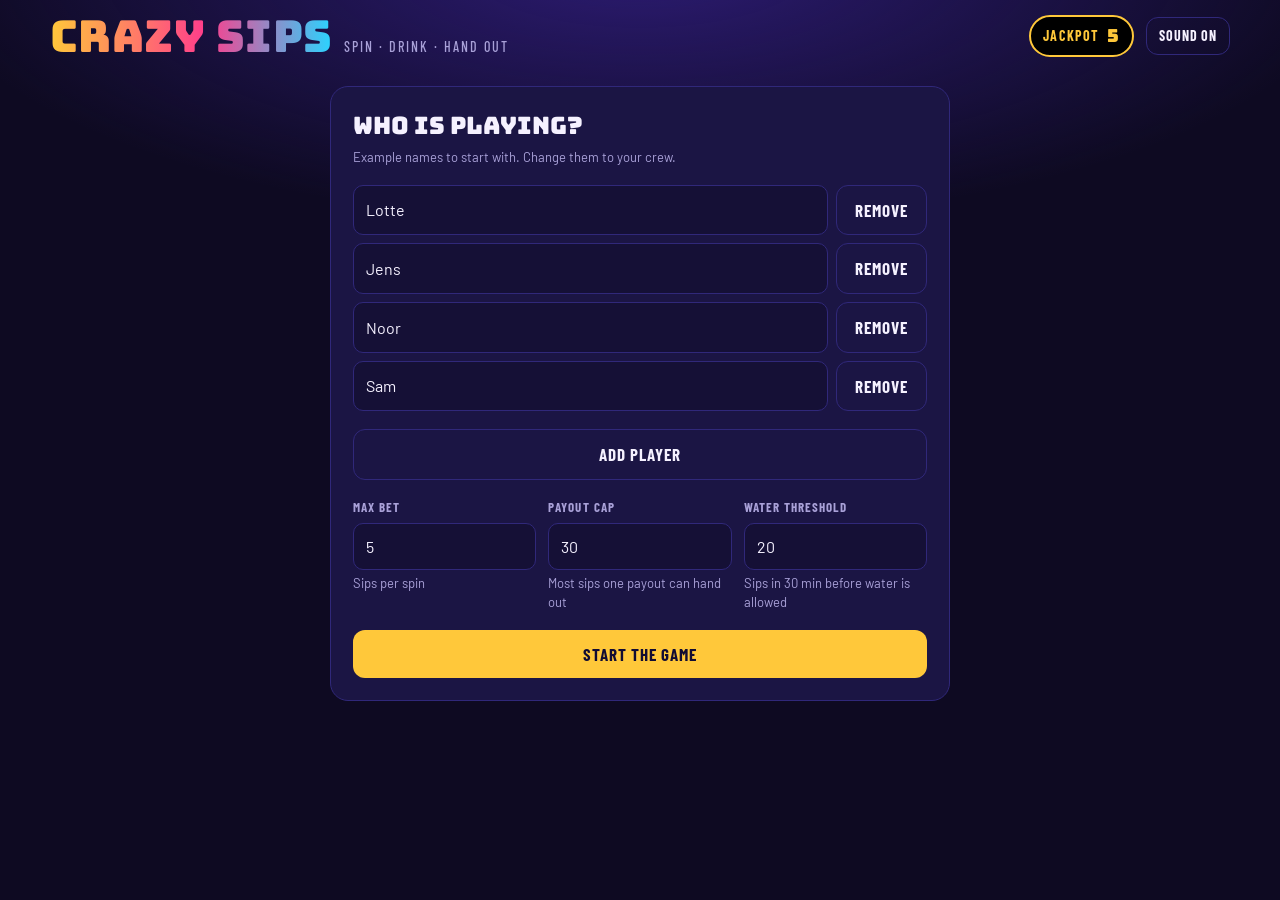
<file: index.html>
<!doctype html>
<html lang="en">
<head>
<meta charset="utf-8">
<meta name="viewport" content="width=device-width, initial-scale=1, viewport-fit=cover">
<title>Crazy Sips</title>
<meta name="description" content="A drinking game wheel inspired by Crazy Time. Bet sips, spin, hand them out.">
<meta name="theme-color" content="#0e0a22">
<link rel="manifest" href="manifest.webmanifest">
<link rel="icon" type="image/png" href="icons/icon-192.png">
<link rel="apple-touch-icon" href="icons/apple-touch-icon.png">
<meta name="mobile-web-app-capable" content="yes">
<meta name="apple-mobile-web-app-capable" content="yes">
<meta name="apple-mobile-web-app-title" content="Crazy Sips">
<meta name="apple-mobile-web-app-status-bar-style" content="black-translucent">
<style>
@font-face {
  font-family: 'Barlow';
  font-style: normal;
  font-weight: 400;
  font-display: swap;
  src: url(fonts/Barlow-400-latin-ext.woff2) format('woff2');
  unicode-range: U+0100-02BA, U+02BD-02C5, U+02C7-02CC, U+02CE-02D7, U+02DD-02FF, U+0304, U+0308, U+0329, U+1D00-1DBF, U+1E00-1E9F, U+1EF2-1EFF, U+2020, U+20A0-20AB, U+20AD-20C4, U+2113, U+2C60-2C7F, U+A720-A7FF;
}
@font-face {
  font-family: 'Barlow';
  font-style: normal;
  font-weight: 400;
  font-display: swap;
  src: url(fonts/Barlow-400-latin.woff2) format('woff2');
  unicode-range: U+0000-00FF, U+0131, U+0152-0153, U+02BB-02BC, U+02C6, U+02DA, U+02DC, U+0304, U+0308, U+0329, U+2000-206F, U+20AC, U+2122, U+2191, U+2193, U+2212, U+2215, U+FEFF, U+FFFD;
}
@font-face {
  font-family: 'Barlow';
  font-style: normal;
  font-weight: 600;
  font-display: swap;
  src: url(fonts/Barlow-600-latin-ext.woff2) format('woff2');
  unicode-range: U+0100-02BA, U+02BD-02C5, U+02C7-02CC, U+02CE-02D7, U+02DD-02FF, U+0304, U+0308, U+0329, U+1D00-1DBF, U+1E00-1E9F, U+1EF2-1EFF, U+2020, U+20A0-20AB, U+20AD-20C4, U+2113, U+2C60-2C7F, U+A720-A7FF;
}
@font-face {
  font-family: 'Barlow';
  font-style: normal;
  font-weight: 600;
  font-display: swap;
  src: url(fonts/Barlow-600-latin.woff2) format('woff2');
  unicode-range: U+0000-00FF, U+0131, U+0152-0153, U+02BB-02BC, U+02C6, U+02DA, U+02DC, U+0304, U+0308, U+0329, U+2000-206F, U+20AC, U+2122, U+2191, U+2193, U+2212, U+2215, U+FEFF, U+FFFD;
}
@font-face {
  font-family: 'Barlow';
  font-style: normal;
  font-weight: 700;
  font-display: swap;
  src: url(fonts/Barlow-700-latin-ext.woff2) format('woff2');
  unicode-range: U+0100-02BA, U+02BD-02C5, U+02C7-02CC, U+02CE-02D7, U+02DD-02FF, U+0304, U+0308, U+0329, U+1D00-1DBF, U+1E00-1E9F, U+1EF2-1EFF, U+2020, U+20A0-20AB, U+20AD-20C4, U+2113, U+2C60-2C7F, U+A720-A7FF;
}
@font-face {
  font-family: 'Barlow';
  font-style: normal;
  font-weight: 700;
  font-display: swap;
  src: url(fonts/Barlow-700-latin.woff2) format('woff2');
  unicode-range: U+0000-00FF, U+0131, U+0152-0153, U+02BB-02BC, U+02C6, U+02DA, U+02DC, U+0304, U+0308, U+0329, U+2000-206F, U+20AC, U+2122, U+2191, U+2193, U+2212, U+2215, U+FEFF, U+FFFD;
}
@font-face {
  font-family: 'Barlow Condensed';
  font-style: normal;
  font-weight: 500;
  font-display: swap;
  src: url(fonts/BarlowCondensed-500-latin-ext.woff2) format('woff2');
  unicode-range: U+0100-02BA, U+02BD-02C5, U+02C7-02CC, U+02CE-02D7, U+02DD-02FF, U+0304, U+0308, U+0329, U+1D00-1DBF, U+1E00-1E9F, U+1EF2-1EFF, U+2020, U+20A0-20AB, U+20AD-20C4, U+2113, U+2C60-2C7F, U+A720-A7FF;
}
@font-face {
  font-family: 'Barlow Condensed';
  font-style: normal;
  font-weight: 500;
  font-display: swap;
  src: url(fonts/BarlowCondensed-500-latin.woff2) format('woff2');
  unicode-range: U+0000-00FF, U+0131, U+0152-0153, U+02BB-02BC, U+02C6, U+02DA, U+02DC, U+0304, U+0308, U+0329, U+2000-206F, U+20AC, U+2122, U+2191, U+2193, U+2212, U+2215, U+FEFF, U+FFFD;
}
@font-face {
  font-family: 'Barlow Condensed';
  font-style: normal;
  font-weight: 700;
  font-display: swap;
  src: url(fonts/BarlowCondensed-700-latin-ext.woff2) format('woff2');
  unicode-range: U+0100-02BA, U+02BD-02C5, U+02C7-02CC, U+02CE-02D7, U+02DD-02FF, U+0304, U+0308, U+0329, U+1D00-1DBF, U+1E00-1E9F, U+1EF2-1EFF, U+2020, U+20A0-20AB, U+20AD-20C4, U+2113, U+2C60-2C7F, U+A720-A7FF;
}
@font-face {
  font-family: 'Barlow Condensed';
  font-style: normal;
  font-weight: 700;
  font-display: swap;
  src: url(fonts/BarlowCondensed-700-latin.woff2) format('woff2');
  unicode-range: U+0000-00FF, U+0131, U+0152-0153, U+02BB-02BC, U+02C6, U+02DA, U+02DC, U+0304, U+0308, U+0329, U+2000-206F, U+20AC, U+2122, U+2191, U+2193, U+2212, U+2215, U+FEFF, U+FFFD;
}
@font-face {
  font-family: 'Bungee';
  font-style: normal;
  font-weight: 400;
  font-display: swap;
  src: url(fonts/Bungee-400-latin-ext.woff2) format('woff2');
  unicode-range: U+0100-02BA, U+02BD-02C5, U+02C7-02CC, U+02CE-02D7, U+02DD-02FF, U+0304, U+0308, U+0329, U+1D00-1DBF, U+1E00-1E9F, U+1EF2-1EFF, U+2020, U+20A0-20AB, U+20AD-20C4, U+2113, U+2C60-2C7F, U+A720-A7FF;
}
@font-face {
  font-family: 'Bungee';
  font-style: normal;
  font-weight: 400;
  font-display: swap;
  src: url(fonts/Bungee-400-latin.woff2) format('woff2');
  unicode-range: U+0000-00FF, U+0131, U+0152-0153, U+02BB-02BC, U+02C6, U+02DA, U+02DC, U+0304, U+0308, U+0329, U+2000-206F, U+20AC, U+2122, U+2191, U+2193, U+2212, U+2215, U+FEFF, U+FFFD;
}

[hidden]{display:none!important}
:root{padding-top:env(safe-area-inset-top,0px);padding-bottom:env(safe-area-inset-bottom,0px)}
html{-webkit-text-size-adjust:100%}
body{margin:0;overscroll-behavior-y:none;-webkit-tap-highlight-color:transparent}
button{touch-action:manipulation;-webkit-user-select:none;user-select:none}
img{max-width:100%}
</style>
</head>
<body>
<style>
/* Layout: late-night game-show stage. The wheel is the hero on the left, the spinner's desk on the right; players, rules and log sit below. Stacks on phones. Single committed dark look. */
:root{
  --bg:#0e0a22; --bg2:#151036; --panel:#1b1544; --panel2:#231b55; --line:#30287a;
  --fg:#f5f1ff; --muted:#a9a1d8; --gold:#ffc83a; --pink:#ff3d8b; --cyan:#2ad4ff;
  --green:#3fe08f; --red:#ff4b5c; --blue:#2f7bff; --purple:#9a55ff; --ink:#120c33;
  --display:"Bungee",Impact,"Arial Black",system-ui,sans-serif;
  --cond:"Barlow Condensed","Arial Narrow",system-ui,sans-serif;
  --body:"Barlow",system-ui,-apple-system,"Segoe UI",sans-serif;
  color-scheme:dark;
}
*{box-sizing:border-box}
html,body{background:var(--bg);color:var(--fg)}
body{font-family:var(--body);font-size:16px;line-height:1.45;
  background:radial-gradient(ellipse 80% 50% at 50% -5%,#2c1b72 0%,transparent 70%),var(--bg);
  padding-left:max(16px,env(safe-area-inset-left,0px));padding-right:max(16px,env(safe-area-inset-right,0px));padding-block:14px 48px;min-height:100%}
button{font:inherit;color:inherit;cursor:pointer}
button:focus-visible,input:focus-visible,summary:focus-visible{outline:3px solid var(--cyan);outline-offset:2px}
.wrap{max-width:1180px;margin:0 auto;display:flex;flex-direction:column;gap:18px}
.eyebrow{font-family:var(--cond);font-weight:700;text-transform:uppercase;letter-spacing:.12em;font-size:13px;color:var(--muted)}
.muted{color:var(--muted)} .small{font-size:14px}
.num{font-variant-numeric:tabular-nums}

/* header */
header.top{display:flex;align-items:center;justify-content:space-between;gap:12px;flex-wrap:wrap}
.brand{display:flex;align-items:baseline;gap:12px;flex-wrap:wrap;margin-right:auto;min-width:0}
.logo{font-family:var(--display);font-size:clamp(28px,5vw,44px);line-height:1;letter-spacing:.01em;
  background:linear-gradient(90deg,var(--gold),var(--pink) 55%,var(--cyan));-webkit-background-clip:text;background-clip:text;color:transparent}
.tag{font-family:var(--cond);font-weight:500;color:var(--muted);text-transform:uppercase;letter-spacing:.14em;font-size:14px}
.top-actions{display:flex;gap:8px;align-items:center;flex-wrap:wrap}
.jp{display:flex;align-items:center;gap:8px;padding:6px 12px;border-radius:999px;background:#000;border:2px solid var(--gold);font-family:var(--cond);font-weight:700;text-transform:uppercase;letter-spacing:.08em;font-size:14px;color:var(--gold)}
.jp b{font-family:var(--display);font-weight:400;font-size:18px;font-variant-numeric:tabular-nums}

/* buttons */
.btn{border:0;border-radius:12px;padding:12px 18px;background:var(--gold);color:var(--ink);font-family:var(--cond);font-weight:700;font-size:17px;letter-spacing:.06em;text-transform:uppercase;transition:transform .12s,filter .12s}
.btn:hover:not(:disabled){filter:brightness(1.08)} .btn:active:not(:disabled){transform:translateY(1px)}
.btn:disabled{opacity:.4;cursor:not-allowed}
.btn.ghost{background:transparent;color:var(--fg);border:1px solid var(--line)}
.btn.ghost:hover:not(:disabled){background:var(--panel2)}
.btn.sm{padding:8px 12px;font-size:14px}
.btn.wide{width:100%}
.btn.pink{background:var(--pink);color:#fff}
.btn.cyan{background:var(--cyan);color:var(--ink)}
.row{display:flex;gap:8px;flex-wrap:wrap}
.row>.btn{flex:1 1 auto}

/* stage */
.stage{display:grid;grid-template-columns:minmax(0,1.2fr) minmax(0,1fr);gap:28px;align-items:start}
@media (max-width:880px){.stage{grid-template-columns:minmax(0,1fr)}}
.wheelcol{display:flex;flex-direction:column;gap:18px;align-items:center;min-width:0}
.topslot{display:flex;align-items:center;gap:12px;padding:8px 10px 8px 16px;border-radius:999px;background:#000;border:2px solid var(--gold);box-shadow:0 0 24px rgba(255,200,58,.25)}
.topslot .lbl{font-family:var(--display);font-size:15px;color:var(--gold);letter-spacing:.04em}
.chip{display:inline-flex;align-items:center;gap:6px;padding:4px 10px;border-radius:999px;font-family:var(--cond);font-weight:700;font-size:14px;text-transform:uppercase;letter-spacing:.06em}
.topslot .mult{font-family:var(--display);font-size:20px;color:#000;background:var(--gold);border-radius:999px;padding:2px 12px}
.wheelbox{position:relative;width:min(100%,560px);aspect-ratio:1;max-width:100%}
.wheelbox canvas{width:100%;height:100%;display:block;border-radius:50%;
  box-shadow:0 0 0 5px #2a2168,0 0 0 9px var(--gold),0 0 70px rgba(255,61,139,.35),0 0 140px rgba(42,212,255,.15)}
.pointer{position:absolute;top:-16px;left:50%;transform:translateX(-50%);width:0;height:0;border-left:17px solid transparent;border-right:17px solid transparent;border-top:38px solid var(--gold);filter:drop-shadow(0 4px 4px rgba(0,0,0,.6));z-index:2}
.hub{position:absolute;inset:37%;border-radius:50%;background:radial-gradient(circle at 35% 30%,#3d2f96,#120c33 70%);border:4px solid var(--gold);display:grid;place-items:center;text-align:center;font-family:var(--display);font-size:clamp(12px,2.6vw,21px);line-height:1.05;color:var(--gold);box-shadow:inset 0 0 22px rgba(0,0,0,.7),0 0 0 3px rgba(0,0,0,.4);pointer-events:none}

/* desk */
.desk{background:linear-gradient(180deg,var(--panel2),var(--panel));border:1px solid var(--line);border-radius:18px;padding:20px;display:flex;flex-direction:column;gap:16px;min-width:0}
.spinner-name{font-family:var(--display);font-size:clamp(28px,4.4vw,40px);line-height:1.05;color:var(--fg);word-break:break-word}
.bet{display:flex;align-items:center;gap:10px}
.bet b{font-family:var(--display);font-weight:400;font-size:46px;line-height:1;min-width:1.6ch;text-align:center;color:var(--gold);font-variant-numeric:tabular-nums}
.bet span{font-family:var(--cond);font-weight:700;text-transform:uppercase;letter-spacing:.08em;color:var(--muted)}
.rbtn{width:46px;height:46px;border-radius:50%;border:1px solid var(--line);background:var(--bg2);font-size:24px;line-height:1;display:grid;place-items:center}
.rbtn:hover:not(:disabled){background:var(--panel2)} .rbtn:disabled{opacity:.35;cursor:not-allowed}
.btn.spin{font-family:var(--display);font-weight:400;font-size:22px;padding:18px;border-radius:14px;background:linear-gradient(90deg,var(--gold),#ffb020);box-shadow:0 6px 0 #a36a00,0 10px 30px rgba(255,200,58,.25)}
.btn.spin:active:not(:disabled){transform:translateY(4px);box-shadow:0 2px 0 #a36a00}
.desk-top{display:flex;flex-direction:column;gap:16px}
details.odds{border-top:1px solid var(--line);padding-top:12px}
details.odds summary{font-family:var(--cond);font-weight:700;text-transform:uppercase;letter-spacing:.1em;color:var(--muted);cursor:pointer}
.oddsgrid{display:flex;flex-direction:column;gap:12px;margin-top:12px;max-height:420px;overflow:auto;padding-right:4px}
.oddsgrid h4{margin:0;font-family:var(--cond);font-weight:700;text-transform:uppercase;letter-spacing:.1em;font-size:13px;color:var(--gold)}
.orow{display:grid;grid-template-columns:14px minmax(0,1fr) auto;gap:4px 10px;align-items:baseline;font-size:14px}
.orow .sw{width:12px;height:12px;border-radius:3px;align-self:center}
.orow .pct{font-variant-numeric:tabular-nums;font-weight:700}
.orow .d{grid-column:2/4;color:var(--muted);font-size:13px;line-height:1.35}

/* players */
.sect-h{display:flex;align-items:baseline;justify-content:space-between;gap:8px;margin-bottom:10px}
.sect-h h3{margin:0;font-family:var(--display);font-weight:400;font-size:18px;letter-spacing:.02em}
.pgrid{display:grid;grid-template-columns:repeat(auto-fill,minmax(170px,1fr));gap:10px}
.pc{position:relative;background:var(--panel);border:1px solid var(--line);border-radius:14px;padding:12px;display:flex;flex-direction:column;gap:8px;min-width:0}
.pc.cur{border-color:var(--gold);box-shadow:0 0 0 1px var(--gold),0 0 22px rgba(255,200,58,.2)}
.pc-top{display:flex;justify-content:space-between;align-items:center;gap:8px}
.pc-top b{font-size:17px;overflow-wrap:anywhere}
.plus{border:1px solid var(--line);background:var(--bg2);border-radius:8px;padding:3px 8px;font-family:var(--cond);font-weight:700;font-size:14px;flex:none}
.plus:hover{background:var(--pink);border-color:var(--pink)}
.pc-stats{display:flex;gap:14px;font-size:13px;color:var(--muted)}
.pc-stats b{font-family:var(--display);font-weight:400;font-size:18px;color:var(--fg);font-variant-numeric:tabular-nums;margin-right:3px}
.badges{display:flex;flex-wrap:wrap;gap:4px}
.badge{font-family:var(--cond);font-weight:700;font-size:12px;letter-spacing:.06em;text-transform:uppercase;padding:2px 8px;border-radius:999px;background:var(--bg2);border:1px solid var(--line)}
.badge.ace{background:#000;color:var(--gold);border-color:var(--gold)}
.badge.buddy{color:var(--cyan);border-color:var(--cyan)}
.badge.accent{color:var(--pink);border-color:var(--pink)}
.badge.water{color:var(--green);border-color:var(--green)}
.badge.master{color:var(--fg);border-color:var(--muted)}

.lower{display:grid;grid-template-columns:minmax(0,1fr) minmax(0,1fr);gap:18px}
@media (max-width:760px){.lower{grid-template-columns:minmax(0,1fr)}}
.panel{background:var(--panel);border:1px solid var(--line);border-radius:16px;padding:16px;min-width:0}
.rules{display:flex;flex-direction:column;gap:6px;margin:0;padding:0;list-style:none}
.rules li{display:flex;justify-content:space-between;gap:10px;align-items:center;padding:8px 10px;background:var(--bg2);border-radius:10px}
.rules li span{overflow-wrap:anywhere}
.x{border:0;background:transparent;color:var(--muted);font-size:18px;line-height:1;padding:2px 6px}
.x:hover{color:var(--red)}
.loglist{list-style:none;margin:0;padding:0;display:flex;flex-direction:column;gap:4px;max-height:260px;overflow:auto;font-size:14px}
.loglist li{padding:4px 0;border-bottom:1px solid rgba(48,40,122,.6);overflow-wrap:anywhere}
.loglist time{color:var(--muted);font-variant-numeric:tabular-nums;margin-right:8px;font-size:12px}
.empty{color:var(--muted);font-size:14px;margin:0}

/* setup */
.setup{max-width:620px;margin:10px auto 0;width:100%;background:var(--panel);border:1px solid var(--line);border-radius:18px;padding:22px;display:flex;flex-direction:column;gap:18px}
.setup h2{margin:0;font-family:var(--display);font-weight:400;font-size:24px}
.prow{display:flex;gap:8px}
.inp{width:100%;min-width:0;padding:11px 12px;border-radius:10px;border:1px solid var(--line);background:var(--bg2);color:var(--fg);font:inherit}
.inp::placeholder{color:#6f67a3}
.setgrid{display:grid;grid-template-columns:repeat(3,minmax(0,1fr));gap:12px}
@media (max-width:520px){.setgrid{grid-template-columns:minmax(0,1fr)}}
.lbl{display:block;font-family:var(--cond);font-weight:700;text-transform:uppercase;letter-spacing:.08em;font-size:13px;color:var(--muted);margin-bottom:6px}
.hint{font-size:13px;color:var(--muted);margin:4px 0 0}

/* modal */
.modal{position:fixed;inset:0;z-index:50;background:rgba(6,4,18,.82);backdrop-filter:blur(4px);overflow:auto;
  padding:max(20px,env(safe-area-inset-top,0px)) max(12px,env(safe-area-inset-right,0px)) max(20px,env(safe-area-inset-bottom,0px)) max(12px,env(safe-area-inset-left,0px))}
.sheet{max-width:580px;margin:0 auto;background:var(--panel);border:1px solid var(--line);border-radius:20px;overflow:hidden;animation:pop .35s cubic-bezier(.2,1.4,.4,1)}
@keyframes pop{from{transform:scale(.9);opacity:0}to{transform:none;opacity:1}}
.m-head{background:var(--c);color:var(--cf);padding:18px 20px;display:flex;flex-direction:column;gap:4px;position:relative}
.m-head .m-kind{font-family:var(--cond);font-weight:700;text-transform:uppercase;letter-spacing:.14em;font-size:13px;opacity:.85}
.m-head h2{margin:0;font-family:var(--display);font-weight:400;font-size:clamp(24px,6vw,34px);line-height:1.05;text-wrap:balance}
.ts-hit{align-self:flex-start;margin-top:6px;background:#000;color:var(--gold);border:2px solid var(--gold);border-radius:999px;padding:2px 10px;font-family:var(--display);font-size:14px}
.m-body{padding:20px;display:flex;flex-direction:column;gap:16px}
.m-foot{padding:0 20px 16px;display:flex;justify-content:flex-end}
.linkbtn{border:0;background:transparent;color:var(--muted);font-size:13px;text-decoration:underline;padding:4px}
.lead{margin:0;font-size:17px}
.lead b{color:var(--gold)}
.verdict{margin:0;font-family:var(--display);font-size:26px;text-align:center;color:var(--gold)}
.result{display:flex;flex-direction:column;gap:12px;border-top:1px dashed var(--line);padding-top:16px}
.drinks{margin:0;padding:0;list-style:none;display:flex;flex-direction:column;gap:6px}
.drinks li{background:var(--bg2);border-left:4px solid var(--pink);padding:8px 12px;border-radius:6px}
.bigline{font-family:var(--display);font-size:22px;text-align:center;margin:0;color:var(--fg)}

/* give out */
.give{display:flex;flex-direction:column;gap:12px}
.give-head{display:flex;gap:14px;align-items:center}
.big-num{font-family:var(--display);font-size:52px;line-height:1;color:var(--gold);font-variant-numeric:tabular-nums}
.give-rows{display:flex;flex-direction:column;gap:6px}
.give-row{display:flex;justify-content:space-between;align-items:center;gap:10px;padding:6px 6px 6px 12px;background:var(--bg2);border-radius:10px}
.give-row span{overflow-wrap:anywhere}
.stepper{display:flex;align-items:center;gap:8px;flex:none}
.stepper b{min-width:2ch;text-align:center;font-family:var(--display);font-weight:400;font-size:18px;font-variant-numeric:tabular-nums}
.sbtn{width:36px;height:36px;border-radius:50%;border:1px solid var(--line);background:var(--panel2);font-size:20px;line-height:1}
.sbtn:hover{background:var(--pink);border-color:var(--pink)}

/* coin */
.duel{display:grid;grid-template-columns:1fr auto 1fr;gap:10px;align-items:center}
.side{border-radius:14px;padding:12px;text-align:center;display:flex;flex-direction:column;gap:2px;min-width:0}
.side span{font-weight:700;overflow-wrap:anywhere}
.side b{font-family:var(--display);font-weight:400;font-size:30px}
.side.red{background:#4a0f22;border:2px solid var(--red)}
.side.blue{background:#0d2a52;border:2px solid var(--blue)}
.coin-wrap{perspective:600px}
.coin{position:relative;width:88px;height:88px;transform-style:preserve-3d}
.face{position:absolute;inset:0;border-radius:50%;backface-visibility:hidden;-webkit-backface-visibility:hidden;display:grid;place-items:center;font-family:var(--display);font-size:28px;color:#fff;border:5px solid var(--gold)}
.f-red{background:radial-gradient(circle at 35% 30%,#ff7b8a,#b3122c)}
.f-blue{background:radial-gradient(circle at 35% 30%,#7fb0ff,#1745a8);transform:rotateY(180deg)}
.f-gold{background:radial-gradient(circle at 35% 30%,#fff1b0,#d39a00);color:var(--ink)}
.f-dark{background:radial-gradient(circle at 35% 30%,#555,#151515);transform:rotateY(180deg)}
.coin-solo{display:flex;justify-content:center}

/* cards */
.card{width:74px;height:104px;border-radius:9px;background:#fbf8ff;color:#15122b;position:relative;box-shadow:0 6px 16px rgba(0,0,0,.45);flex:none;font-family:var(--body);font-weight:700}
.card.red{color:#d0142c}
.card .cr{position:absolute;top:5px;left:7px;font-size:16px;line-height:1}
.card .cr.br{top:auto;left:auto;bottom:5px;right:7px;transform:rotate(180deg)}
.card .cs{position:absolute;inset:0;display:grid;place-items:center;font-size:40px}
.card.back{background:repeating-linear-gradient(45deg,#2b1f7a 0 8px,#3a2c9b 8px 16px);border:4px solid #fbf8ff}
.card.flipin{animation:flipin .45s ease-out}
@keyframes flipin{from{transform:rotateY(90deg) translateY(-14px)}to{transform:none}}
.card.lg{width:96px;height:136px}.card.lg .cs{font-size:54px}.card.lg .cr{font-size:20px}
.cardrow{display:flex;gap:10px;flex-wrap:wrap;justify-content:center;min-height:104px}
.deckrow{display:flex;gap:18px;align-items:center;justify-content:center}
.deck{width:74px;height:104px;border-radius:9px;background:repeating-linear-gradient(45deg,#2b1f7a 0 8px,#3a2c9b 8px 16px);border:4px solid #fbf8ff;display:flex;flex-direction:column;align-items:center;justify-content:center;box-shadow:3px 3px 0 #d8d2f0,6px 6px 0 #b9b1e0}
.deck span{font-family:var(--display);font-size:24px;line-height:1;background:var(--ink);padding:2px 6px;border-radius:6px}
.deck small{font-size:10px;text-transform:uppercase;letter-spacing:.08em;background:var(--ink);padding:1px 4px;border-radius:4px;margin-top:4px}
.promises{display:grid;grid-template-columns:1fr 1fr;gap:8px}
.prom{background:var(--bg2);border:1px solid var(--line);border-radius:10px;padding:8px 10px;display:flex;flex-direction:column;gap:2px;min-width:0;font-size:14px}
.prom span{overflow-wrap:anywhere}
.prom.on{border-color:var(--red);box-shadow:0 0 0 1px var(--red)}
.kh{margin:0;padding-left:20px;font-size:13px;color:var(--muted);display:flex;flex-direction:column;gap:2px}
.koh-reveal{display:flex;gap:18px;align-items:center;background:#3d0010;border:2px solid var(--red);border-radius:14px;padding:16px}
.koh-reveal h3{margin:2px 0 6px;font-family:var(--display);font-weight:400;font-size:22px;line-height:1.1}
.koh-reveal .promise{margin:0 0 4px;font-size:20px;font-weight:700;color:var(--gold);overflow-wrap:anywhere}
@media (max-width:460px){.koh-reveal{flex-direction:column;text-align:center}}
.pot{display:flex;justify-content:center;align-items:baseline;gap:8px}
.pot b{font-family:var(--display);font-weight:400;font-size:44px;color:var(--gold);font-variant-numeric:tabular-nums}
.stage-q{font-family:var(--display);font-size:20px;text-align:center;margin:0}
.steps{display:flex;gap:6px;justify-content:center}
.steps i{width:34px;height:6px;border-radius:3px;background:var(--line)}
.steps i.on{background:var(--gold)}
.note{margin:0;padding:8px 12px;border-radius:8px;background:#3d0010;border:1px solid var(--red);font-size:14px}

/* sip hunt */
.hunt{display:grid;grid-template-columns:repeat(6,minmax(0,1fr));gap:6px}
.tile{aspect-ratio:1;border-radius:8px;border:1px solid var(--line);background:linear-gradient(160deg,#2a2168,#1a1446);font-family:var(--display);font-size:18px;color:var(--green);display:grid;place-items:center;padding:2px;line-height:1.05;text-align:center}
.tile:hover:not(:disabled){background:var(--green);color:var(--ink)}
.tile.rv{font-family:var(--cond);font-weight:700;font-size:clamp(10px,2.6vw,14px);cursor:default}
.tile.m{background:#103a26;color:var(--green)}
.tile.t{background:#3d0010;color:#ff9aa5}
.tile.pk{outline:3px solid var(--gold);outline-offset:1px;transform:scale(1.08);z-index:1}

/* plinko / crazy */

/* drag race */
.sheet.wide{max-width:920px}
.grid-cars{display:grid;grid-template-columns:repeat(auto-fill,minmax(132px,1fr));gap:8px}
.gc{background:var(--bg2);border:1px solid var(--line);border-radius:12px;padding:8px 10px;display:flex;flex-direction:column;gap:2px;min-width:0}
.gc b{overflow-wrap:anywhere}
.gc canvas{width:100%;height:auto;display:block;opacity:.55}
.gc-car{font-family:var(--cond);font-weight:700;text-transform:uppercase;letter-spacing:.06em;font-size:14px;color:var(--muted)}
.gc-odds{font-size:12px;color:var(--muted);font-variant-numeric:tabular-nums}
.gc.locked{border-color:var(--gold)}
.gc.locked canvas{opacity:1}
.gc.locked .gc-car{color:var(--fg)}
.gc.duster{border-color:#b3a07a;background:#2b2416;animation:shake .55s}
.gc.duster .gc-car{color:#d9c48f}
@keyframes shake{0%,100%{transform:none}20%{transform:translateX(-6px) rotate(-1.5deg)}40%{transform:translateX(6px) rotate(1.5deg)}60%{transform:translateX(-4px)}80%{transform:translateX(4px)}}
@media (max-width:520px){.grid-cars{grid-template-columns:repeat(3,minmax(0,1fr));gap:6px}.gc{padding:6px 7px}.gc b{font-size:14px}.gc-car{font-size:12px;letter-spacing:.03em}.gc-odds{font-size:11px}}
.race-box{display:flex;flex-direction:column;gap:12px}
.race-box:empty{display:none}
.race{display:block;width:100%;border-radius:12px;background:#0b0920}
.podium{list-style:none;margin:0;padding:0;display:flex;flex-direction:column;gap:6px}
.podium li{display:grid;grid-template-columns:auto minmax(0,1fr) auto;gap:10px;align-items:center;padding:8px 12px;background:var(--bg2);border:1px solid transparent;border-radius:8px}
.podium li.win{background:#000;border-color:var(--gold)}
.podium li.last{background:#3d0010;border-color:var(--red)}
.podium .pos{font-family:var(--display);font-size:18px;color:var(--gold);min-width:1.4em}
.podium .t{font-variant-numeric:tabular-nums;color:var(--muted);font-size:14px}

/* glass bridge */
.gb-queue{display:flex;flex-wrap:wrap;gap:6px}
.gbq{display:inline-flex;align-items:center;gap:6px;padding:3px 10px 3px 3px;border-radius:999px;background:var(--bg2);border:1px solid var(--line);font-weight:700;font-size:14px}
.gbq i{font-style:normal;font-family:var(--display);font-size:12px;color:#10131a;width:22px;height:22px;border-radius:50%;display:grid;place-items:center;flex:none}
.gbq.now{border-color:var(--gold);box-shadow:0 0 0 1px var(--gold)}
.gbq.fell{opacity:.55;text-decoration:line-through;border-color:var(--red)}
.gbq.done{border-color:var(--green)}
.gb{cursor:pointer}

/* the host: a cutout figure at the wheel, animated as a paper-doll (body and head are the same image, masked into two layers) */
.host{position:absolute;left:-6%;bottom:-2%;height:50%;aspect-ratio:683/1024;z-index:3;pointer-events:none}
.host-fig{position:absolute;inset:0;transform-origin:50% 100%;filter:drop-shadow(0 6px 10px rgba(0,0,0,.55));animation:hostSway 4.2s ease-in-out infinite}
.host-body,.host-head{position:absolute;inset:0;background:var(--host-img) center/100% 100% no-repeat}
.host-body{-webkit-mask-image:linear-gradient(transparent 24%,#000 27%,#000 92%,transparent);mask-image:linear-gradient(transparent 24%,#000 27%,#000 92%,transparent)}
.host-head{-webkit-mask-image:linear-gradient(#000 28%,transparent 33%);mask-image:linear-gradient(#000 28%,transparent 33%);transform-origin:50.5% 27.5%;animation:hostHead 5.2s ease-in-out infinite}
.host-rail{position:absolute;left:-3%;right:-3%;top:69%;height:2.4%;border-radius:99px;background:linear-gradient(#ffe08a,#c98a12);box-shadow:0 3px 8px rgba(0,0,0,.5)}
.host.pull .host-fig{animation:hostPull .7s cubic-bezier(.3,1.4,.5,1)}
.host[data-mood="cheer"] .host-fig{animation:hostHop .45s ease-out 3}
.host[data-mood="cheer"] .host-head{animation:hostNod .45s ease-in-out 3}
.host[data-mood="wince"] .host-fig{animation:hostShake .5s}
.host[data-mood="shock"] .host-fig{animation:hostPop .55s}
@keyframes hostSway{0%,100%{transform:rotate(-.6deg) scaleY(1)}50%{transform:rotate(.6deg) scaleY(1.008)}}
@keyframes hostHead{0%,100%{transform:rotate(-1.4deg)}50%{transform:rotate(1.6deg)}}
@keyframes hostPull{0%{transform:rotate(0)}30%{transform:rotate(7deg) translateX(5%)}100%{transform:rotate(0)}}
@keyframes hostHop{0%,100%{transform:translateY(0)}45%{transform:translateY(-6%)}}
@keyframes hostNod{0%,100%{transform:rotate(0)}50%{transform:rotate(4deg)}}
@keyframes hostShake{0%,100%{transform:translateX(0)}20%{transform:translateX(-4%)}40%{transform:translateX(4%)}60%{transform:translateX(-2.5%)}80%{transform:translateX(2.5%)}}
@keyframes hostPop{0%,100%{transform:scale(1)}40%{transform:scale(1.07)}}
.host-say{position:absolute;left:30%;bottom:100%;width:max-content;max-width:105%;background:#fff;color:#1a1240;font-weight:700;font-size:15px;line-height:1.25;padding:8px 12px;border-radius:14px 14px 14px 3px;box-shadow:0 6px 18px rgba(0,0,0,.45)}
@media (min-width:881px){.wheelcol{padding-left:110px}.host{left:-25%;height:66%}}
@media (max-width:880px){.host-say{left:0;max-width:125%;font-size:13px;padding:6px 10px}}
@media (prefers-reduced-motion:reduce){.host-fig,.host-head,.host.pull .host-fig,.host[data-mood] .host-fig,.host[data-mood] .host-head{animation:none}}

/* outcome intros: title slam over spinning rays, plus a canvas for the effect and the wipe */
.ix{position:fixed;inset:0;z-index:80;overflow:hidden;pointer-events:none;display:grid;place-items:center}
.ix-rays{position:absolute;inset:-70%;background:repeating-conic-gradient(from 0deg,var(--r1) 0 9deg,var(--r2) 9deg 18deg,var(--r3) 18deg 27deg,var(--r4) 27deg 36deg);opacity:.93;animation:ixSpin 5s linear infinite,ixIn .25s ease-out both}
.ix.dark .ix-rays{animation-duration:16s,.7s}
.ix-dim{position:absolute;inset:0;background:radial-gradient(circle,rgba(14,10,34,.1),rgba(14,10,34,.86))}
.ix-title{position:relative;font-family:var(--display);line-height:.92;text-align:center;font-size:var(--fs);color:var(--t1);text-shadow:0 .05em 0 var(--te),0 .1em 0 rgba(0,0,0,.55),0 0 .45em rgba(255,255,255,.35)}
.ix-title span{display:block;white-space:nowrap;animation:ixSlam .7s cubic-bezier(.2,1.6,.4,1) both}
.ix-title .t2{color:var(--t2);animation-delay:.3s}
.ix-title .t3{font-size:.42em;margin-top:.25em;animation-delay:.55s;font-variant-numeric:tabular-nums}
.ix.dark .ix-title span{animation-duration:1.1s;animation-timing-function:ease-out}
.ix-flash{position:absolute;inset:0;background:#fff;animation:ixFlash .55s ease-out both}
.ix canvas{position:absolute;inset:0;width:100%;height:100%}
.wrap.ix-shake{animation:ixShake .7s}
.cz-ctl{flex-wrap:nowrap}
.cz-ctl .btn{min-width:0;padding-inline:8px}
@keyframes ixSpin{to{transform:rotate(360deg)}}
@keyframes ixIn{from{opacity:0}}
@keyframes ixSlam{0%{transform:scale(4.5);opacity:0}55%{transform:scale(.88);opacity:1}100%{transform:scale(1);opacity:1}}
@keyframes ixFlash{from{opacity:.95}to{opacity:0}}
@keyframes ixShake{0%,100%{transform:none}15%{transform:translate(-9px,5px)}30%{transform:translate(8px,-6px)}45%{transform:translate(-6px,-4px)}60%{transform:translate(6px,4px)}80%{transform:translate(-3px,2px)}}

/* drink-up board: who drinks how many at the end of a round */
.sipboard{display:flex;flex-direction:column;gap:8px}
.sb-head{display:flex;justify-content:space-between;align-items:baseline;gap:10px}
.sb-head span{font-family:var(--display);font-size:20px;color:var(--pink)}
.sb-head b{font-family:var(--cond);font-weight:700;text-transform:uppercase;letter-spacing:.08em;font-size:13px;color:var(--muted)}
.sb-row{display:grid;grid-template-columns:auto minmax(0,1fr) auto;gap:12px;align-items:center;padding:8px 14px 8px 10px;background:var(--bg2);border:1px solid var(--line);border-left:4px solid var(--pink);border-radius:12px;animation:sbIn .5s cubic-bezier(.2,1.3,.4,1) calc(var(--i)*.38s) both}
.sb-row.big{border-color:var(--red)}
.sb-row.done{animation:sbIn .5s cubic-bezier(.2,1.3,.4,1) calc(var(--i)*.38s) both,sbDone .35s ease-out}
.sb-row.big.done{background:#3d0010}
.sb-mugbox{width:44px}
.sb-mug{display:block;width:44px;height:46px;transform-origin:50% 90%;animation:sbTip var(--dur) ease-in-out calc(var(--i)*.38s + .48s) both}
.sb-beer{transform-box:fill-box;transform-origin:bottom;animation:sbDrain var(--dur) linear calc(var(--i)*.38s + .48s) both}
.sb-foam{animation:sbFoam var(--dur) linear calc(var(--i)*.38s + .48s) both}
.sb-who{display:flex;flex-direction:column;min-width:0}
.sb-who b{font-size:18px;overflow-wrap:anywhere}
.sb-who span{font-size:13px;color:var(--muted);overflow-wrap:anywhere}
.sb-n{display:flex;align-items:baseline;gap:6px}
.sb-n b{font-family:var(--display);font-weight:400;font-size:34px;line-height:1;color:var(--gold);font-variant-numeric:tabular-nums;min-width:1.2ch;text-align:right}
.sb-row.big .sb-n b{color:var(--red)}
.sb-n span{font-family:var(--cond);font-weight:700;text-transform:uppercase;letter-spacing:.08em;font-size:13px;color:var(--muted)}
@keyframes sbIn{from{transform:translateX(-60%);opacity:0}to{transform:none;opacity:1}}
@keyframes sbDone{0%{transform:scale(1)}40%{transform:scale(1.035)}100%{transform:scale(1)}}
@keyframes sbTip{0%,100%{transform:rotate(0)}25%,75%{transform:rotate(-20deg)}}
@keyframes sbDrain{from{transform:scaleY(1)}to{transform:scaleY(.06)}}
@keyframes sbFoam{from{transform:translateY(0)}to{transform:translateY(30px)}}
.sipfly{position:absolute;right:12px;top:-4px;font-family:var(--display);font-size:22px;color:var(--pink);text-shadow:0 2px 0 #000;pointer-events:none;animation:sipFly 1.4s ease-out both}
@keyframes sipFly{0%{transform:translateY(10px) scale(.5);opacity:0}20%{transform:translateY(-8px) scale(1.25);opacity:1}70%{opacity:1}100%{transform:translateY(-38px) scale(1);opacity:0}}
@media (prefers-reduced-motion:reduce){.sb-row,.sb-mug,.sb-beer,.sb-foam,.sipfly{animation:none}}

.bidbox{display:flex;flex-direction:column;gap:14px;align-items:center;text-align:center;padding:12px;background:var(--bg2);border-radius:14px}
.bidlist{list-style:none;margin:0;padding:0;display:flex;flex-direction:column;gap:6px}
.bidlist li{display:flex;justify-content:space-between;padding:8px 12px;background:var(--bg2);border-radius:8px}
.bidlist li.win{background:#000;border:1px solid var(--gold);color:var(--gold)}
.order{display:flex;flex-wrap:wrap;gap:6px;align-items:center}
.order span{padding:6px 10px;border-radius:999px;background:var(--bg2);border:1px solid var(--line);font-weight:700}
.order span:first-child{border-color:var(--gold);color:var(--gold)}

/* scoreboard */
.score{width:100%;border-collapse:collapse;font-size:15px}
.score th{text-align:left;font-family:var(--cond);font-weight:700;text-transform:uppercase;letter-spacing:.08em;font-size:13px;color:var(--muted);padding:6px 8px;border-bottom:1px solid var(--line)}
.score td{padding:8px;border-bottom:1px solid rgba(48,40,122,.6);font-variant-numeric:tabular-nums}
.score td.n{text-align:right}.score th.n{text-align:right}
.awards{display:grid;grid-template-columns:repeat(auto-fit,minmax(150px,1fr));gap:8px}
.award{background:var(--bg2);border-radius:12px;padding:10px 12px}
.award b{display:block;font-family:var(--display);font-weight:400;font-size:18px;overflow-wrap:anywhere}

.toast{position:fixed;left:50%;transform:translateX(-50%);bottom:calc(18px + env(safe-area-inset-bottom,0px));z-index:60;background:#000;border:2px solid var(--pink);color:var(--fg);padding:10px 16px;border-radius:12px;max-width:calc(100% - 32px);box-shadow:0 10px 30px rgba(0,0,0,.5);font-weight:600}
#confetti{position:fixed;inset:0;pointer-events:none;z-index:70;width:100%;height:100%}
@media (prefers-reduced-motion:reduce){.sheet,.card.flipin{animation:none}}

/* Phones: compact header, and a wheel sized so the wheel and the spin button fit on one screen */
@media (max-width:880px){
  body{padding-block:10px 40px}
  .wrap{gap:10px}
  header.top{gap:8px 10px}
  .tag{display:none}
  .logo{font-size:clamp(22px,7.2vw,34px)}
  .jp{padding:4px 10px;font-size:13px}
  .jp b{font-size:16px}
  .top-actions{flex-basis:100%;gap:6px}
  .top-actions .btn.sm{padding:6px 10px;font-size:13px;letter-spacing:.04em}
  .stage{gap:14px}
  .wheelcol{gap:20px}
  .topslot{padding:4px 6px 4px 12px;gap:8px}
  .topslot .lbl{font-size:13px}
  .topslot .chip{font-size:13px;padding:3px 8px}
  .topslot .mult{font-size:16px;padding:1px 10px}
  .wheelbox{width:min(100%,max(240px,calc(100vh - 330px - env(safe-area-inset-top,0px) - env(safe-area-inset-bottom,0px))))}
  @supports (height:100svh){.wheelbox{width:min(100%,max(240px,calc(100svh - 330px - env(safe-area-inset-top,0px) - env(safe-area-inset-bottom,0px))))}}
  .desk{padding:14px;gap:12px}
  .desk-top{display:grid;grid-template-columns:minmax(0,1fr) auto;gap:10px 12px;align-items:end}
  .desk-top>.btn.spin,.desk-top>p{grid-column:1/-1}
  .desk-top>.btn.spin{padding:14px;font-size:20px}
  .spinner-name{font-size:26px}
  .bet{gap:8px}
  .bet b{font-size:34px}
  .rbtn{width:42px;height:42px}
}
</style>

<div class="wrap">
  <header class="top">
    <div class="brand"><div class="logo">Crazy Sips</div><div class="tag">Spin · drink · hand out</div></div>
    <div class="jp" title="Grows by 1 sip after every full round"><span>Jackpot</span><b id="jpVal">5</b></div>
    <div class="top-actions">
      <button class="btn ghost sm" id="statsBtn">Scores</button>
      <button class="btn ghost sm" id="setBtn">Settings</button>
      <button class="btn ghost sm" id="muteBtn">Sound on</button>
    </div>
  </header>

  <section id="setup" hidden></section>

  <main id="game" hidden>
    <div class="stage">
      <div class="wheelcol">
        <div class="topslot" id="topSlot"></div>
        <div class="wheelbox"><div class="pointer"></div><canvas id="wheel"></canvas><div class="hub"><span>CRAZY<br>SIPS</span></div>
        <div class="host" id="host" data-mood="smile" aria-hidden="true" style="--host-img:url([data-uri])">
          <div class="host-rail"></div>
          <div class="host-fig"><div class="host-body"></div><div class="host-head"></div></div>
          <div class="host-say" id="hostSay" hidden></div>
        </div></div>
      </div>
      <div class="desk">
        <div id="deskTop" class="desk-top"></div>
        <details class="odds"><summary>Wheel odds &amp; outcomes</summary><div class="oddsgrid" id="odds"></div></details>
      </div>
    </div>
    <section style="margin-top:22px">
      <div class="sect-h"><h3>Players</h3><span class="muted small">Tap +1 for rule breaks, accent slips and thumb losers</span></div>
      <div class="pgrid" id="players"></div>
    </section>
    <div class="lower" style="margin-top:18px">
      <section class="panel"><div class="sect-h"><h3>House rules</h3></div><div id="rules"></div></section>
      <section class="panel"><div class="sect-h"><h3>Bar tab</h3><span class="muted small">Latest first</span></div><div id="log"></div></section>
    </div>
  </main>
</div>

<div class="modal" id="modal" hidden><div class="sheet" id="sheet" role="dialog" aria-modal="true"></div></div>
<div class="toast" id="toast" hidden></div>
<canvas id="confetti"></canvas>

<script>
const $=(s,el=document)=>el.querySelector(s);
const esc=s=>String(s).replace(/[&<>"']/g,c=>({'&':'&amp;','<':'&lt;','>':'&gt;','"':'&quot;',"'":'&#39;'}[c]));
const rnd=n=>Math.floor(Math.random()*n);
const pick=a=>a[rnd(a.length)];
const shuffle=a=>{for(let i=a.length-1;i>0;i--){const j=rnd(i+1);[a[i],a[j]]=[a[j],a[i]]}return a};
const sips=n=>n===1?'1 sip':`${n} sips`;
const reduced=matchMedia('(prefers-reduced-motion: reduce)').matches;

/* ---------- outcomes (weights sum to 100, so weight = percent) ---------- */
const KIND={house:'Miss',num:'Number',bonus:'Bonus game',mild:'Mild',medium:'Medium',brutal:'Brutal'};
const KIND_STYLE={mild:{bg:'#11a39a',fg:'#ffffff'},medium:{bg:'#e8590c',fg:'#ffffff'}};
const OUTCOMES={
  miss:{w:7,kind:'house',short:'MISS',name:'House Wins',bg:'#241d3d',fg:'#9a91cc',desc:'Nothing happens. You drank your bet for nothing.'},
  n1:{w:14,kind:'num',n:1,short:'1',bg:'#2f7bff',fg:'#ffffff'},
  n2:{w:9,kind:'num',n:2,short:'2',bg:'#ffc83a',fg:'#1a1240'},
  n5:{w:3,kind:'num',n:5,short:'5',bg:'#ff3d8b',fg:'#ffffff'},
  n10:{w:1,kind:'num',n:10,short:'10',bg:'#9a55ff',fg:'#ffffff'},
  coin:{w:6,kind:'bonus',short:'COIN FLIP',name:'Coin Flip Duel',bg:'#d9dceb',fg:'#1a1240',desc:'Duel a random player. One coin, two multipliers. The loser drinks the bet × the winning multiplier.'},
  hunt:{w:4,kind:'bonus',short:'SIP HUNT',name:'Sip Hunt',bg:'#3fe08f',fg:'#0b2a1a',desc:'Pick one of 36 hidden tiles. Most hide multipliers, some hide traps.'},
  plinko:{w:4,kind:'bonus',short:'PLINKO',name:'Plinko of Doom',bg:'#2ad4ff',fg:'#0b1f33',desc:'Drop a puck down the pegs into payouts, traps, a waterfall or a double-stakes re-drop.'},
  crazy:{w:2,kind:'bonus',short:'CRAZY',name:'Crazy Time',bg:'#ff2e4d',fg:'#ffe066',desc:'Through the red doors to a second wheel. Pick one of three flappers; DOUBLE and TRIPLE boost every multiplier and spin again.'},
  drag:{w:4,kind:'bonus',short:'DRAG RACE',name:'Drag Race',bg:'#c6ff00',fg:'#141414',desc:'Everyone gets a random car for a quarter-mile race. The winner hands out sips, last place drinks, and somebody always gets the Dacia Duster.'},
  bridge:{w:4,kind:'bonus',short:'GLASS BRIDGE',name:'Glass Bridge',bg:'#0b3d3a',fg:'#7ff5e1',desc:'Everyone crosses a bridge of glass panels one at a time, picking left or right at every step. Fall and you drink. The first player across hands out sips.'},
  truth:{w:4,kind:'mild',short:'TRUTH',name:'Truth or Shot',desc:'A random player asks you anything. Answer honestly or drink 5.'},
  rule:{w:3,kind:'mild',short:'NEW RULE',name:'Make a Rule',desc:'Add a house rule that lasts the rest of the game.'},
  accent:{w:4,kind:'mild',short:'ACCENT',name:'Accent Curse',desc:'Talk in an accent until your next turn. Every slip costs a sip.'},
  thumb:{w:3,kind:'mild',short:'THUMB',name:'Thumb Master',desc:'Put your thumb on the table any time. The last one to copy you drinks.'},
  qm:{w:3,kind:'mild',short:'QUESTION',name:'Question Master',desc:'Anyone who answers a question you ask drinks. Lasts until the next Question Master.'},
  mirror:{w:3,kind:'mild',short:'MIRROR',name:'Mirror',desc:'A random player drinks exactly your bet.'},
  waterfall:{w:3,kind:'mild',short:'WATERFALL',name:'Waterfall',desc:'Everyone drinks. Nobody stops before the person before them in the order.'},
  don:{w:2,kind:'mild',short:'2× OR 0',name:'Double or Nothing',desc:'Coin flip. Heads: hand out double your bet. Tails: drink your bet again.'},
  hilo:{w:2,kind:'mild',short:'HI-LO',name:'Higher or Lower',desc:'Guess higher or lower to grow a pot. Cash out to hand it out, or guess wrong and drink it.'},
  buddy:{w:3,kind:'medium',short:'BUDDY',name:'Drinking Buddy',desc:'You and a random player are chained: when one drinks, both drink. Lasts until the next Drinking Buddy.'},
  robin:{w:2,kind:'medium',short:'ROBIN',name:'Robin Hood',desc:'Whoever drank the most hands 5 sips to whoever drank the least.'},
  bankrupt:{w:3,kind:'medium',short:'BANKRUPT',name:'Bankrupt',desc:'Drink your bet again.'},
  bus:{w:2,kind:'medium',short:'THE BUS',name:'Ride the Bus',desc:'Four card questions in a row. Get one wrong: drink and start over.'},
  ace:{w:2,kind:'medium',short:'AUCTION',name:'Ace Auction',desc:'Secret auction. The highest bidder drinks the bid and gives double for 3 rounds.'},
  koh:{w:2,kind:'brutal',short:'K ♥',name:'King of Hearts',bg:'#8b0016',fg:'#ffffff',desc:'You and a random player draw cards. Before each draw, say out loud what you will do if it is the King of Hearts.'},
  jackpot:{w:1,kind:'brutal',short:'JACKPOT',name:'Jackpot',bg:'#000000',fg:'#ffc83a',desc:'Hand out the whole jackpot. It grows by 1 sip after every full round.'},
};
const style=k=>{const o=OUTCOMES[k];const s=KIND_STYLE[o.kind]||{};return{bg:o.bg||s.bg,fg:o.fg||s.fg,label:o.short,big:o.kind==='num'}};
const oname=k=>OUTCOMES[k].name||`Number ${OUTCOMES[k].n}`;
const TOP_KEYS=['n1','n2','n5','n10','coin','hunt','plinko','crazy','drag','bridge'];

// Temporary test odds: outcome → chance in percent. Every other outcome shrinks in proportion.
// Set this back to {} to return to the normal odds in OUTCOMES above.
const ODDS_TEST={};
const WEIGHT=(()=>{
  const w=Object.fromEntries(Object.entries(OUTCOMES).map(([k,o])=>[k,o.w]));
  const rest=Object.keys(w).filter(k=>!(k in ODDS_TEST)).reduce((a,k)=>a+w[k],0),test=Object.values(ODDS_TEST).reduce((a,b)=>a+b,0);
  for(const k in ODDS_TEST)w[k]=Math.round(ODDS_TEST[k]*rest/(100-test));
  return w;
})();
const TOTAL_W=Object.values(WEIGHT).reduce((a,b)=>a+b,0);
const pct=w=>Math.round(w/TOTAL_W*1000)/10+'%';

function buildSlots(){
  let seed=20261028;
  const r=()=>{seed=seed+0x6D2B79F5|0;let t=Math.imul(seed^seed>>>15,1|seed);t=t+Math.imul(t^t>>>7,61|t)^t;return((t^t>>>14)>>>0)/4294967296};
  const items=[];
  for(const k of Object.keys(OUTCOMES)){const off=r(),w=WEIGHT[k];for(let i=0;i<w;i++)items.push({k,pos:(i+off)/w+r()*1e-3})}
  return items.sort((a,b)=>a.pos-b.pos).map(x=>x.k);
}
const SLOTS=buildSlots();

const KOH_IDEAS=['down my whole drink','text my ex "I miss you"','do 20 push-ups','let the group post a story on my Instagram','drink a shot the group mixes','sing a song the group picks','call my mom and tell her I love her','wear my shirt inside out for the night','speak only in rhymes for 10 minutes','eat a spoon of mustard','let someone draw on my face'];
const RULE_IDEAS=['No saying "drink" — say "hydrate"','Drink with your left hand only','No first names','No pointing','Toast before every sip','Anyone who checks their phone drinks','End every sentence with "my liege"','No swearing','Talk about yourself in the third person'];
const ACCENTS=['French','West-Flemish','Antwerp','Dutch (from the Netherlands)','Scottish','Irish','Australian','Pirate','Posh British royal','Texan cowboy','Italian chef','Movie villain','Yoda','Sports commentator','Nature documentary narrator','Medieval knight','Robot','Valley girl'];

/* ---------- state ---------- */
const KEY='crazy-sips-v1';
const fresh=()=>({players:[],turn:0,bet:2,maxBet:5,cap:30,mercy:20,jackpot:5,rules:[],buddy:null,top:null,log:[],koh:[],started:false,muted:false,spins:0,nextId:1});
let S;try{S=JSON.parse(localStorage.getItem(KEY))}catch(e){S=null}
if(!S||!Array.isArray(S.players))S=fresh();
const save=()=>{try{localStorage.setItem(KEY,JSON.stringify(S))}catch(e){}};
const P=id=>S.players.find(p=>p.id===id);
const cur=()=>S.players[S.turn%S.players.length];
const others=p=>S.players.filter(q=>q.id!==p.id);
const randomOther=p=>pick(others(p));
const initial=p=>(p.name.trim()[0]||'?').toUpperCase();
const newPlayer=name=>({id:S.nextId++,name,drunk:0,given:0,hist:[],badges:{}});
function logIt(t){S.log.unshift({t,at:Date.now()});S.log=S.log.slice(0,80)}
// Sips dealt since the round's outcome opened (for the drink-up board), and "+N" pops waiting to show on player cards.
let roundSips=[],sipFlies=[];
function noteSips(p,n,why){roundSips.push({id:p.id,n,why});sipFlies.push({id:p.id,n,at:Date.now()})}
function addSips(p,n){p.drunk+=n;p.hist.push([Date.now(),n]);if(p.hist.length>300)p.hist.shift()}
function drink(p,n,why){
  if(!p||n<=0)return '';
  addSips(p,n);let msg=`${p.name} drinks ${sips(n)}${why?` (${why})`:''}`;noteSips(p,n,why);
  if(S.buddy&&S.buddy.includes(p.id)){const b=P(S.buddy.find(i=>i!==p.id));if(b){addSips(b,n);msg+=` + buddy ${b.name} drinks ${n}`;noteSips(b,n,`buddy of ${p.name}`)}}
  logIt(msg);return msg;
}
function payout(raw,p,noCap){
  let t=raw;const notes=[];
  if(p.badges.ace){t*=2;notes.push('Ace doubles it')}
  if(!noCap&&t>S.cap){t=S.cap;notes.push(`capped at ${S.cap}`)}
  return{t,note:notes.join(', ')};
}
const recent=p=>p.hist.filter(h=>Date.now()-h[0]<30*60*1000).reduce((a,h)=>a+h[1],0);

/* ---------- sound ---------- */
// Everything is synthesised with Web Audio. Voices go into OUT (a compressor keeps the mix from clipping),
// optionally through REV (a small synthetic room). The background groove has its own bus, MUS.
let AC=null,OUT=null,REV=null,MUS=null,NOISE=null,lastTick=0,sndErr=0;
function ac(){
  try{
    if(!AC){
      AC=new(window.AudioContext||window.webkitAudioContext)();
      const comp=AC.createDynamicsCompressor();comp.threshold.value=-15;comp.knee.value=18;comp.ratio.value=5;comp.attack.value=.004;comp.release.value=.2;
      OUT=AC.createGain();OUT.gain.value=2.4;OUT.connect(comp);comp.connect(AC.destination);
      const len=AC.sampleRate*1.6|0,ir=AC.createBuffer(2,len,AC.sampleRate);
      for(let c=0;c<2;c++){const d=ir.getChannelData(c);for(let i=0;i<len;i++)d[i]=(Math.random()*2-1)*Math.pow(1-i/len,2.6)}
      const conv=AC.createConvolver();conv.buffer=ir;REV=AC.createGain();REV.gain.value=.3;REV.connect(conv);conv.connect(OUT);
      MUS=AC.createGain();MUS.gain.value=0;MUS.connect(OUT);
      NOISE=AC.createBuffer(1,AC.sampleRate*2,AC.sampleRate);const nd=NOISE.getChannelData(0);for(let i=0;i<nd.length;i++)nd[i]=Math.random()*2-1;
    }
    if(AC.state==='suspended')AC.resume();
  }catch(e){sndErr++}
  return AC;
}
const N=n=>440*Math.pow(2,(n-69)/12);   // MIDI note number → Hz
// One enveloped oscillator note. Options: type, vol, a (attack), to (pitch glides there), det (cents),
// lp / lpTo / q (low-pass, optionally sweeping), rev (reverb send), when (seconds from now), dest (bus).
function tone(f,d=.1,o={}){
  if(S.muted)return;const a=ac();if(!a||!OUT)return;
  try{
    const t=a.currentTime+(o.when||0),osc=a.createOscillator(),g=a.createGain(),v=Math.max(.0002,o.vol??.08),at=Math.min(o.a??.004,d*.9);
    osc.type=o.type||'sine';osc.frequency.setValueAtTime(Math.max(1,f),t);
    if(o.to)osc.frequency.exponentialRampToValueAtTime(Math.max(1,o.to),t+d);
    if(o.det)osc.detune.setValueAtTime(o.det,t);
    g.gain.setValueAtTime(.0001,t);g.gain.exponentialRampToValueAtTime(v,t+at);g.gain.exponentialRampToValueAtTime(.0001,t+d);
    let n=osc;
    if(o.lp){const fl=a.createBiquadFilter();fl.type='lowpass';fl.Q.value=o.q||.8;fl.frequency.setValueAtTime(o.lp,t);if(o.lpTo)fl.frequency.exponentialRampToValueAtTime(o.lpTo,t+d);osc.connect(fl);n=fl}
    n.connect(g);g.connect(o.dest||OUT);
    if(o.rev){const s=a.createGain();s.gain.value=o.rev;g.connect(s);s.connect(REV)}
    osc.start(t);osc.stop(t+d+.05);
  }catch(e){sndErr++}
}
// A burst of filtered noise. Options: type (filter), f / fTo (cutoff, optionally sweeping), q, vol, a, rev, when, dest.
function noise(d=.1,o={}){
  if(S.muted)return;const a=ac();if(!a||!OUT)return;
  try{
    const t=a.currentTime+(o.when||0),src=a.createBufferSource(),fl=a.createBiquadFilter(),g=a.createGain(),v=Math.max(.0002,o.vol??.1),at=Math.min(o.a??.003,d*.9);
    src.buffer=NOISE;src.loop=true;fl.type=o.type||'bandpass';fl.Q.value=o.q||.7;fl.frequency.setValueAtTime(o.f||1500,t);if(o.fTo)fl.frequency.exponentialRampToValueAtTime(o.fTo,t+d);
    g.gain.setValueAtTime(.0001,t);g.gain.exponentialRampToValueAtTime(v,t+at);g.gain.exponentialRampToValueAtTime(.0001,t+d);
    src.connect(fl);fl.connect(g);g.connect(o.dest||OUT);
    if(o.rev){const s=a.createGain();s.gain.value=o.rev;g.connect(s);s.connect(REV)}
    src.start(t,Math.random()*1.5);src.stop(t+d+.05);
  }catch(e){sndErr++}
}
// The simple calls used all over the game, now with a soft attack, a little room and no harsh edges.
function beep(f,d=.05,type='square',v=.05,when=0){tone(f,Math.max(d,.03),{type,vol:v,when,rev:.12,lp:type==='square'||type==='sawtooth'?Math.min(9000,Math.max(900,f*5)):0})}
function noiseBurst(d=.45,v=.25,hp=2500){noise(d,{type:'highpass',f:hp,vol:v*.5,rev:.2})}
function slide(f0,f1,d,type='sine',v=.08){tone(f0,d,{to:f1,type,vol:v,lp:type==='sawtooth'?2600:0})}
const SND={
  click(){noise(.025,{type:'bandpass',f:2600,q:1.4,vol:.035});tone(720,.035,{type:'triangle',vol:.03,to:520})},
  blip(up=true,step=0){const f=N(72+step);tone(up?f:f*.75,.07,{type:'triangle',vol:.06,to:up?f*1.5:f*.4,rev:.1})},
  whoosh(up=true,d=.3,v=.06){noise(d,{type:'bandpass',f:up?350:3400,fTo:up?3800:280,q:.9,vol:v*2.2,a:d*.45})},
  bell(f=1568,v=.06,when=0,d=.8){tone(f,d,{vol:v,when,rev:.45});tone(f*2.76,d*.55,{vol:v*.4,when,rev:.45});tone(f*5.4,d*.25,{vol:v*.16,when})},
  coin(when=0){SND.bell(1976,.05,when,.45);SND.bell(2637,.055,when+.075,.7)},
  thud(v=.22,when=0){tone(135,.26,{to:40,vol:v,when});noise(.07,{type:'lowpass',f:320,vol:v*.5,when})},
  brass(f,d,v=.1,when=0){[-11,0,9].forEach(det=>tone(f,d,{type:'sawtooth',det,vol:v/2.6,when,a:.025,lp:420,lpTo:Math.min(5200,f*7),rev:.3}))},
  crash(when=0,v=.05){noise(1.3,{type:'highpass',f:5500,vol:v,when,rev:.5})},
  fanfare(){
    [[67,0,.14],[72,.14,.14],[76,.28,.14],[79,.42,.62]].forEach(([n,w,d])=>SND.brass(N(n),d,.11,w));
    [60,64,67,72].forEach(n=>SND.brass(N(n),.7,.06,.42));
    SND.crash(.42);SND.thud(.2,.42);[0,.14,.28].forEach(w=>noise(.05,{type:'bandpass',f:1800,q:.8,vol:.05,when:w}));
    [84,88,91].forEach((n,i)=>SND.bell(N(n),.03,.5+i*.09,.6));
  },
  doom(){
    [[50,0],[49,.34],[45,.68]].forEach(([n,w])=>{SND.brass(N(n),.5,.12,w);SND.thud(.2,w)});
    SND.brass(N(38),1.3,.12,.68);SND.brass(N(39),1.3,.07,.68);noise(1.4,{type:'lowpass',f:180,vol:.1,when:.68,rev:.6});
  },
  wah(){   // sad trombone
    [[63,0],[62,.3],[61,.6],[60,.9]].forEach(([n,w],i)=>tone(N(n),i===3?.75:.27,{type:'sawtooth',vol:.07,when:w,a:.03,lp:1500,lpTo:320,to:i===3?N(n)*.94:0,rev:.25}));
    SND.thud(.16);
  },
  win(n=1){
    SND.coin();
    if(n>=2)[72,76,79].forEach((m,i)=>SND.bell(N(m),.045,.12+i*.08,.5));
    if(n>=5){[84,88,91,96].forEach((m,i)=>SND.bell(N(m),.04,.36+i*.07,.7));SND.crash(.36,.035)}
    if(n>=10)setTimeout(()=>{SND.fanfare();SND.applause()},350);
  },
  motif(kind){   // short stingers for the plain outcomes
    (kind==='medium'?[[57,0],[60,.12],[56,.26]]:[[72,0],[76,.1],[79,.2]]).forEach(([n,w])=>tone(N(n),.22,{type:'triangle',vol:.07,when:w,rev:.3}));
    if(kind==='medium')SND.thud(.14,.26);
  },
  applause(d=2.4,v=.05){for(let i=0;i<110;i++){const w=Math.random()*d;noise(.035+Math.random()*.03,{type:'bandpass',f:1300+Math.random()*2600,q:1.2,vol:v*2.8*(.35+.65*Math.sin(Math.PI*Math.min(1,w/d*1.15))),when:w})}},
  card(){noise(.075,{type:'bandpass',f:2400,fTo:5200,q:1.6,vol:.11,a:.012});tone(170,.05,{vol:.07,when:.055})},
  pop(){tone(380,.1,{to:1050,vol:.08,rev:.15})},
  boing(){tone(260,.16,{to:640,type:'triangle',vol:.07})},
  glug(){tone(250+rnd(60),.09,{to:115,vol:.13})},
  clink(){SND.bell(2349,.045,0,.55);SND.bell(2540,.04,.028,.6)},
  glass(){noise(.5,{type:'highpass',f:2800,vol:.14,rev:.4});noise(.12,{type:'bandpass',f:900,q:.6,vol:.12});SND.thud(.15);for(let i=0;i<14;i++)tone(2400+Math.random()*4200,.09+Math.random()*.2,{vol:.025,when:.03+Math.random()*.6,rev:.5})},
  riser(d=2){noise(d,{type:'bandpass',f:260,fTo:7000,q:1.1,vol:.13,a:d*.85});tone(160,d,{to:900,type:'sawtooth',vol:.06,a:d*.8,lp:900,lpTo:4000})},
  talk(n=4){for(let i=0;i<n;i++)tone(520+rnd(380),.045,{type:'triangle',vol:.035,when:i*.058})},
  spinStart(){SND.whoosh(true,.5,.07);[60,64,67,72].forEach((m,i)=>tone(N(m),.09,{type:'triangle',vol:.05,when:i*.05,rev:.2}))},
  next(){SND.whoosh(false,.25,.045);SND.bell(N(81),.04,.1,.5)},
};
const fanfare=()=>SND.fanfare(),doom=()=>SND.doom();
// Wheel tick: a woodblock that drops in pitch and gets a touch louder as the wheel slows (sp runs 1 → 0).
function tick(slot,sp=.5){const n=performance.now();if(n-lastTick<38)return;lastTick=n;const f=620+sp*780;tone(f,.04,{type:'triangle',vol:.085+(1-sp)*.04,to:f*.62});noise(.012,{type:'highpass',f:4200,vol:.03})}
// The whirr under a spinning wheel.
function spinHum(){
  const off={set(){},stop(){}};if(S.muted)return off;const a=ac();if(!a||!OUT)return off;
  try{
    const src=a.createBufferSource(),fl=a.createBiquadFilter(),g=a.createGain();
    src.buffer=NOISE;src.loop=true;fl.type='bandpass';fl.Q.value=1.6;fl.frequency.value=1900;g.gain.value=.0001;src.connect(fl);fl.connect(g);g.connect(OUT);src.start();
    return{set(sp){const t=a.currentTime;fl.frequency.setTargetAtTime(260+sp*1700,t,.08);g.gain.setTargetAtTime(.012+sp*.05,t,.08)},stop(){try{g.gain.setTargetAtTime(.0001,a.currentTime,.1);src.stop(a.currentTime+.6)}catch(e){}}};
  }catch(e){sndErr++;return off}
}
// What a landing sounds like for outcomes that have no intro of their own.
function landSound(key,mult){
  const o=OUTCOMES[key];if(INTROS[key]&&!reduced)return;
  if(o.kind==='num')SND.win(o.n*(mult>1?2:1));else if(o.kind==='house')SND.wah();else if(key==='bankrupt')SND.doom();else SND.motif(o.kind);
}
// Background groove: a four-bar loop (Am7, Dm7, Fmaj7, E7) at 112 BPM, scheduled a little ahead of time.
// Level 0 is the lobby version; level 1 adds a four-on-the-floor kick, claps, busier hats and an arpeggio.
const MUSIC={timer:null,step:0,next:0,level:0,mood:'idle'};
const CHORDS=[[57,60,64,67],[50,57,60,65],[53,57,60,64],[52,56,59,62]],ROOTS=[45,38,41,40],BASSP=[1,0,0,1,0,0,1,0,0,0,2,0,1,0,0,0],STABP=[0,0,0,1,0,0,1,0,0,0,0,1,0,0,1,0];
const MOOD={idle:[0,.5],spin:[1,.46],round:[0,.26],hush:[0,.04]};
const musicOn=()=>!S.muted&&S.music!==false;
function musicTick(){
  const a=AC;if(!a||!MUSIC.timer)return;const spb=60/112/4;
  if(MUSIC.next<a.currentTime-.25)MUSIC.next=a.currentTime+.05;
  while(MUSIC.next<a.currentTime+.14){
    const s=MUSIC.step%16,bar=(MUSIC.step>>4)%4,w=MUSIC.next-a.currentTime,L=MUSIC.level,d={when:w,dest:MUS};
    if(s%8===0||(L&&s%4===0))tone(138,.2,{to:42,vol:L?.26:.2,...d});
    if(s%4===2)noise(.04,{type:'highpass',f:7600,vol:.03,...d});
    if(L&&s%2===1)noise(.025,{type:'highpass',f:8200,vol:.014,...d});
    if(L&&(s===4||s===12))[0,.011,.023].forEach(o=>noise(.07,{type:'bandpass',f:1700,q:.9,vol:.04,when:w+o,dest:MUS}));
    if(BASSP[s])tone(N(ROOTS[bar]+(BASSP[s]>1?12:0)),spb*1.8,{type:'triangle',vol:.1,lp:520,...d});
    if(STABP[s])CHORDS[bar].forEach(n=>tone(N(n),spb*2.3,{type:'sawtooth',vol:.017,a:.008,lp:1500,lpTo:420,...d}));
    if(L&&s%2===0)tone(N(CHORDS[bar][(s>>1)%4]+12),.12,{vol:.022,...d});
    MUSIC.next+=spb;MUSIC.step++;
  }
}
function musicMood(m){MUSIC.mood=m;MUSIC.level=MOOD[m][0];if(AC&&MUS)MUS.gain.setTargetAtTime(musicOn()?MOOD[m][1]:0,AC.currentTime,.25)}
function musicStart(m){
  if(!musicOn())return;const a=ac();if(!a||!MUS)return;
  if(!MUSIC.timer){MUSIC.step=0;MUSIC.next=a.currentTime+.08;MUSIC.timer=setInterval(musicTick,25)}
  musicMood(m||MUSIC.mood);
}
function musicStop(){clearInterval(MUSIC.timer);MUSIC.timer=null;if(AC&&MUS)MUS.gain.setTargetAtTime(0,AC.currentTime,.1)}

/* ---------- wheel ---------- */
class Wheel{
  constructor(canvas,slots,styleFn){this.c=canvas;this.slots=slots;this.styleFn=styleFn;this.rot=0;this.hl=null;this.resize()}
  resize(){const s=this.c.clientWidth||400,d=Math.min(window.devicePixelRatio||1,2);this.c.width=Math.round(s*d);this.c.height=Math.round(s*d);this.draw()}
  draw(){
    const c=this.c,x=c.getContext('2d'),W=c.width,R=W/2,n=this.slots.length,a=2*Math.PI/n;
    x.clearRect(0,0,W,W);x.save();x.translate(R,R);
    for(let i=0;i<n;i++){
      const st=this.styleFn(this.slots[i]),a0=-Math.PI/2+i*a,a1=a0+a;
      x.beginPath();x.moveTo(0,0);x.arc(0,0,R,a0,a1);x.closePath();x.fillStyle=st.bg;x.fill();
      x.strokeStyle='rgba(10,6,30,.55)';x.lineWidth=Math.max(1,W/600);x.stroke();
      if(this.hl&&this.slots[i]===this.hl){x.save();x.beginPath();x.arc(0,0,R*.975,a0+a*.08,a1-a*.08);x.lineWidth=R*.04;x.strokeStyle='#ffffff';x.stroke();x.restore()}
      x.save();x.rotate(a0+a/2);x.fillStyle=st.fg;x.textAlign='right';x.textBaseline='middle';
      const fs=st.big?Math.min(R*.11,a*R*.92):Math.min(R*.06,a*R*.66);
      x.font=st.big?`${fs}px Bungee, Impact, sans-serif`:`700 ${fs}px "Barlow Condensed", "Arial Narrow", sans-serif`;
      x.fillText(st.label,R*.93,0);x.restore();
    }
    x.beginPath();x.arc(0,0,R*.995,0,Math.PI*2);x.lineWidth=R*.012;x.strokeStyle='rgba(0,0,0,.5)';x.stroke();
    x.restore();
  }
  spinTo(idx,dur,onTick){
    return new Promise(res=>{
      const ad=360/this.slots.length,c=(idx+.15+Math.random()*.7)*ad,start=this.rot,mod=((start%360)+360)%360;
      let target=start-mod+360*(dur>2000?7:2)+((360-c)%360);if(target-start<360)target+=360;
      const t0=performance.now();let last=-1;
      const step=now=>{
        const p=Math.min(1,(now-t0)/dur),e=1-Math.pow(1-p,4);
        this.rot=start+(target-start)*e;this.c.style.transform=`rotate(${this.rot}deg)`;
        const i=Math.floor((((-this.rot)%360+360)%360)/ad)%this.slots.length;
        if(i!==last){last=i;onTick&&onTick(this.slots[i],Math.pow(1-p,3))}
        if(p<1)requestAnimationFrame(step);else{this.rot=target%360;this.c.style.transform=`rotate(${this.rot}deg)`;res(this.slots[idx])}
      };requestAnimationFrame(step);
    });
  }
}

/* ---------- cards ---------- */
const SUITS=['♥','♦','♣','♠'];
const rankTxt=r=>({11:'J',12:'Q',13:'K',14:'A'})[r]||String(r);
const cardTxt=c=>rankTxt(c.r)+c.s;
const isRed=c=>c.s==='♥'||c.s==='♦';
function makeDeck(){const d=[];for(const s of SUITS)for(let r=2;r<=14;r++)d.push({r,s});return shuffle(d)}
const cardHTML=(c,anim,lg)=>`<div class="card ${isRed(c)?'red':''} ${anim?'flipin':''} ${lg?'lg':''}" aria-label="${rankTxt(c.r)} of ${c.s}"><span class="cr">${rankTxt(c.r)}${c.s}</span><span class="cs">${c.s}</span><span class="cr br">${rankTxt(c.r)}${c.s}</span></div>`;

/* ---------- UI helpers ---------- */
let toastT;
function toast(msg){const t=$('#toast');t.textContent=msg;t.hidden=false;clearTimeout(toastT);toastT=setTimeout(()=>t.hidden=true,3200)}
function confetti(){
  if(reduced)return;const cv=$('#confetti'),x=cv.getContext('2d');cv.width=innerWidth;cv.height=innerHeight;
  const cols=['#ffc83a','#ff3d8b','#2ad4ff','#3fe08f','#9a55ff','#ffffff'];
  const ps=Array.from({length:140},()=>({x:innerWidth/2+(Math.random()-.5)*200,y:innerHeight*.35,vx:(Math.random()-.5)*14,vy:-Math.random()*14-4,r:Math.random()*6+3,c:pick(cols),a:Math.random()*6}));
  const t0=performance.now();
  const f=now=>{x.clearRect(0,0,cv.width,cv.height);ps.forEach(p=>{p.vy+=.35;p.x+=p.vx;p.y+=p.vy;p.a+=.2;x.save();x.translate(p.x,p.y);x.rotate(p.a);x.fillStyle=p.c;x.fillRect(-p.r/2,-p.r/4,p.r,p.r/2);x.restore()});
    if(now-t0<2400)requestAnimationFrame(f);else x.clearRect(0,0,cv.width,cv.height)};requestAnimationFrame(f);
}
function flipCoin(el,front){
  return new Promise(r=>{const d=reduced?.4:1.8;el.style.transition=`transform ${d}s cubic-bezier(.2,.7,.2,1)`;
    requestAnimationFrame(()=>requestAnimationFrame(()=>{el.style.transform=`rotateY(${(reduced?1:6)*360+(front?0:180)}deg)`}));
    SND.bell(2637,.05);let n=0;const iv=reduced?null:setInterval(()=>{if(++n<13){noise(.05,{type:'bandpass',f:1700+n*130,q:3,vol:.04});tone(2100,.03,{vol:.012})}},125);
    setTimeout(()=>{clearInterval(iv);SND.bell(1760,.07);SND.thud(.14);r()},d*1000+60)});
}

/* give-out widget */
function giveUI(box,giver,raw,done,opts={}){
  const {t,note}=payout(raw,giver,opts.noCap);const os=others(giver);const alloc=Object.fromEntries(os.map(o=>[o.id,0]));
  if(os.length===1)alloc[os[0].id]=t;
  const used=()=>Object.values(alloc).reduce((a,b)=>a+b,0);
  const render=()=>{const left=t-used();
    box.innerHTML=`<div class="give"><div class="give-head"><span class="big-num">${t}</span><div><b>${esc(giver.name)} hands out ${t===1?'this sip':'these sips'}</b>${note?`<div class="muted small">${esc(note)}</div>`:''}<div class="muted small num">${left?`${left} left to hand out`:'All assigned'}</div></div></div>
    <div class="give-rows">${os.map(o=>`<div class="give-row"><span>${esc(o.name)}</span><div class="stepper"><button class="sbtn" data-m="${o.id}" aria-label="One less for ${esc(o.name)}">−</button><b>${alloc[o.id]}</b><button class="sbtn" data-p="${o.id}" aria-label="One more for ${esc(o.name)}">+</button></div></div>`).join('')}</div>
    <div class="row"><button class="btn ghost" data-a="rand">Random split</button><button class="btn ghost" data-a="even">Split evenly</button><button class="btn" data-a="done" ${left?'disabled':''}>Hand them out</button></div></div>`};
  box.onclick=e=>{const b=e.target.closest('button');if(!b)return;
    if(b.dataset.p){if(used()<t){alloc[b.dataset.p]++;SND.blip(true,Math.min(12,alloc[b.dataset.p]))}}
    else if(b.dataset.m){if(alloc[b.dataset.m]>0){alloc[b.dataset.m]--;SND.blip(false,alloc[b.dataset.m])}}
    else if(b.dataset.a==='rand'){os.forEach(o=>alloc[o.id]=0);for(let i=0;i<t;i++)alloc[pick(os).id]++}
    else if(b.dataset.a==='even'){os.forEach(o=>alloc[o.id]=Math.floor(t/os.length));shuffle([...os]).slice(0,t%os.length).forEach(o=>alloc[o.id]++)}
    else if(b.dataset.a==='done'){SND.coin();giver.given+=t;const msgs=os.filter(o=>alloc[o.id]>0).map(o=>drink(o,alloc[o.id],`from ${giver.name}`));box.onclick=null;box.innerHTML='';done(msgs);return}
    render()};
  render();
}

/* modal */
const modal=$('#modal'),sheet=$('#sheet');
function openSheet(head,html,foot=''){SND.whoosh(true,.22,.045);sheet.innerHTML=head+`<div class="m-body">${html}</div>`+foot;modal.hidden=false;modal.scrollTop=0;return $('.m-body',sheet)}
function closeModal(){modal.hidden=true;sheet.innerHTML='';sheet.classList.remove('wide')}
const MUG='<svg class="sb-mug" viewBox="0 0 50 52" aria-hidden="true"><path d="M36,17h5a6,6 0 0 1 6,6v9a6,6 0 0 1-6,6h-5" fill="none" stroke="#f4f1ff" stroke-width="4"/><rect x="6" y="7" width="30" height="41" rx="5" fill="rgba(255,255,255,.1)" stroke="#f4f1ff" stroke-width="3"/><rect class="sb-beer" x="9.5" y="12" width="23" height="32.5" rx="2.5" fill="#ffb300"/><rect class="sb-foam" x="9.5" y="9" width="23" height="7" rx="3.5" fill="#ffffff"/></svg>';
// Everyone who drinks this round, biggest first: mugs slide in, drain, and the sips count up.
function sipBoard(){
  const by=new Map();
  roundSips.forEach(e=>{const g=by.get(e.id)||{n:0,why:[]};g.n+=e.n;if(e.why&&!g.why.includes(e.why))g.why.push(e.why);by.set(e.id,g)});
  const rows=[...by].map(([id,g])=>({pl:P(id),...g})).filter(r=>r.pl).sort((a,c)=>c.n-a.n);
  if(!rows.length)return '';
  const total=rows.reduce((a,r)=>a+r.n,0);
  return `<div class="sipboard"><div class="sb-head"><span>Drink up</span><b>${sips(total)} dealt</b></div>${rows.map((r,i)=>`<div class="sb-row${r.n>=8?' big':''}" style="--i:${i};--dur:${Math.min(1400,220+r.n*150)}ms"><div class="sb-mugbox">${MUG}</div><div class="sb-who"><b>${esc(r.pl.name)}</b><span>${esc(r.why.slice(0,2).join(' · '))}</span></div><div class="sb-n"><b data-n="${r.n}">${reduced?r.n:0}</b><span>${r.n===1?'sip':'sips'}</span></div></div>`).join('')}</div>`;
}
function runSipBoard(root){
  if(reduced)return;
  root.querySelectorAll('.sb-row').forEach((row,i)=>{
    const el=$('[data-n]',row),n=+el.dataset.n,dur=Math.min(1400,220+n*150);
    setTimeout(()=>{
      if(!row.isConnected)return;SND.clink();
      const t0=performance.now();let shown=0;
      const tickUp=now=>{
        if(!row.isConnected)return;const v=Math.min(n,Math.ceil((now-t0)/dur*n));
        if(v!==shown){shown=v;el.textContent=v;SND.glug()}
        if(v<n)requestAnimationFrame(tickUp);else{row.classList.add('done');if(n>=8)SND.thud(.25)}
      };requestAnimationFrame(tickUp);
    },i*380+480);
  });
}
function endRound(body,msgs=[],extra=''){
  const d=document.createElement('div');d.className='result';
  d.innerHTML=`${extra}${sipBoard()}<button class="btn wide pink" data-next>Next player →</button>`;
  body.appendChild(d);save();renderAll();runSipBoard(d);
  $('[data-next]',d).onclick=nextTurn;
  const sk=$('.m-foot',sheet);if(sk)sk.remove();
  setTimeout(()=>d.scrollIntoView({block:'nearest',behavior:reduced?'auto':'smooth'}),50);
}

/* ---------- outcome resolvers ---------- */
const R={};
R.num=(b,ctx,key)=>{
  const n=OUTCOMES[key].n,raw=ctx.bet*n*ctx.mult;
  b.innerHTML=`<p class="lead">${esc(ctx.p.name)} bet ${sips(ctx.bet)} and hit <b>${n}</b>: ${ctx.bet} × ${n}${ctx.mult>1?` × ${ctx.mult} Top Slot`:''} = <b>${raw}</b>.</p><div class="gbox"></div>`;
  if(n>=10||ctx.mult>1)confetti();
  giveUI($('.gbox',b),ctx.p,raw,msgs=>endRound(b,msgs));
};
R.coin=(b,ctx)=>{
  const p=ctx.p,o=randomOther(p),ra=(2+rnd(4))*ctx.mult,rb=(2+rnd(4))*ctx.mult;
  b.innerHTML=`<p class="lead">${esc(p.name)} duels <b>${esc(o.name)}</b>. Red is ${esc(p.name)}, blue is ${esc(o.name)}. If your colour lands, the other one drinks ${sips(ctx.bet)} × your multiplier.</p>
  <div class="duel"><div class="side red"><span>${esc(p.name)}</span><b>×${ra}</b></div><div class="coin-wrap"><div class="coin"><div class="face f-red">${esc(initial(p))}</div><div class="face f-blue">${esc(initial(o))}</div></div></div><div class="side blue"><span>${esc(o.name)}</span><b>×${rb}</b></div></div>
  <button class="btn wide" data-flip>Flip the coin</button>`;
  $('[data-flip]',b).onclick=async e=>{e.target.remove();const red=Math.random()<.5;await flipCoin($('.coin',b),red);
    const [w,l,m]=red?[p,o,ra]:[o,p,rb];const {t,note}=payout(ctx.bet*m,w);w.given+=t;
    endRound(b,[drink(l,t,`lost the duel${note?', '+note:''}`)],`<p class="verdict">${red?'Red':'Blue'} wins · ${esc(w.name)}</p>`)};
};
R.hunt=(b,ctx)=>{
  const traps=[['drink','DRINK BET'],['drink','DRINK BET'],['drink','DRINK BET'],['drink','DRINK BET'],['drink','DRINK BET'],['drink','DRINK BET'],['drink','DRINK BET'],['drink2','DRINK 2× BET'],['drink2','DRINK 2× BET'],['all2','ALL DRINK 2'],['all2','ALL DRINK 2'],['others','OTHERS DRINK BET'],['others','OTHERS DRINK BET'],['finish','FINISH DRINK']];
  const tiles=shuffle([...[1,1,1,1,2,2,2,2,2,2,3,3,3,3,4,4,5,5,10,10,15,20].map(m=>({m})),...traps.map(([t,l])=>({t,l}))]);
  b.innerHTML=`<p class="lead">36 tiles, one pick. Multipliers pay out your bet of ${sips(ctx.bet)}${ctx.mult>1?` × ${ctx.mult} Top Slot`:''}. Traps hit you.</p><div class="hunt">${tiles.map((x,i)=>`<button class="tile" data-i="${i}" aria-label="Tile ${i+1}">?</button>`).join('')}</div><div class="gbox"></div>`;
  $('.hunt',b).onclick=e=>{const btn=e.target.closest('.tile');if(!btn||btn.disabled)return;SND.pop();const i=+btn.dataset.i,x=tiles[i];
    b.querySelectorAll('.tile').forEach((el,j)=>{const y=tiles[j];el.disabled=true;el.classList.add('rv',y.m?'m':'t');el.textContent=y.m?`×${y.m}`:y.l;if(j===i)el.classList.add('pk')});
    const p=ctx.p;
    if(x.m){fanfare();if(x.m>=10)confetti();giveUI($('.gbox',b),p,ctx.bet*x.m*ctx.mult,msgs=>endRound(b,msgs));return}
    doom();let msgs=[];
    if(x.t==='drink')msgs=[drink(p,ctx.bet,'Sip Hunt trap')];
    if(x.t==='drink2')msgs=[drink(p,ctx.bet*2,'Sip Hunt trap')];
    if(x.t==='all2')msgs=S.players.map(q=>drink(q,2,'Sip Hunt'));
    if(x.t==='others'){msgs=others(p).map(q=>drink(q,ctx.bet,`${p.name}'s Sip Hunt`));p.given+=ctx.bet*others(p).length}
    if(x.t==='finish')msgs=[drink(p,5,'finished their drink')];
    endRound(b,msgs,`<p class="verdict">${esc(x.l)}</p>`)};
};
R.plinko=(b,ctx)=>{
  const p=ctx.p,ROWS=10,SL=[['DRINK','2×BET',{d:2}],['GIVE','×15',{g:15}],['GIVE','×3',{g:3}],['DOUBLE','DROP',{x:1}],['GIVE','×2',{g:2}],['WATER','FALL',{w:1}],['GIVE','×5',{g:5}],['GIVE','×10',{g:10}],['DRINK','BET',{d:1}]];   // the walls make the edge slots easiest to hit, so those are the drinks
  const NS=SL.length,tone=s=>s.g?'#3fe08f':s.d?'#ff4b5c':s.x?'#ffc83a':'#2ad4ff';
  let factor=ctx.mult;
  b.innerHTML=`<p class="lead">The puck slides along the top. Hit Drop to let it go and watch it bounce. Payouts use your bet of ${sips(ctx.bet)}<span class="fx">${factor>1?` × ${factor}`:''}</span>. The edges make you drink. DOUBLE drops again with double stakes.</p>
  <canvas class="race pk"></canvas><div class="row pk-ctl"><button class="btn wide cyan" data-drop>Drop!</button></div><div class="gbox"></div>`;
  const cv=$('canvas',b),btn=$('[data-drop]',b),dpr=Math.min(window.devicePixelRatio||1,2),W=cv.clientWidth||320,H=Math.round(Math.max(300,Math.min(W*1.08,innerHeight*.6,540)));
  cv.style.height=H+'px';cv.width=Math.round(W*dpr);cv.height=Math.round(H*dpr);
  const x=cv.getContext('2d'),BW=Math.min(W,H*1.02),bx=(W-BW)/2,sw=BW/NS,top=H*.12,slotH=Math.max(40,H*.13),floor=H-8,rh=(H-top-slotH-8)/ROWS,pr=sw*.21,pegR=Math.max(2.5,sw*.075);
  const pegs=[];for(let r=0;r<ROWS;r++){const y=top+rh*(r+.75);if(r%2===0)for(let k=0;k<NS;k++)pegs.push({x:bx+(k+.5)*sw,y,r,hit:-9});else for(let k=1;k<NS;k++)pegs.push({x:bx+k*sw,y,r,hit:-9})}
  const yDiv=top+rh*(ROWS-.25),G=H*2.5,AMP=BW/2-pr-4,sparks=[],trail=[],PERIOD=2.3,aim=t=>{const u=((t/PERIOD)%1+1)%1;return(u<.5?4*u-1:3-4*u)*AMP};
  const pk={x:W/2,y:top*.5,vx:0,vy:0,state:'aim',slot:-1,t0:0};
  let last=performance.now(),clock=Math.random()*PERIOD,lastPlink=0,banner=null,flash=null,shake=0,ring=null,lit=-1,stopAt=0;   // the slider starts somewhere random
  const tx=(s,X,Y,fill,lw=4)=>{x.lineWidth=lw;x.strokeStyle='rgba(4,2,14,.9)';x.lineJoin='round';x.strokeText(s,X,Y);x.fillStyle=fill;x.fillText(s,X,Y)};
  function land(k){
    pk.state='landed';lit=k;const s=SL[k][2],c=tone(s);
    ring={x:pk.x,y:pk.y,t:0,c};for(let i=0;i<34;i++){const a=-Math.random()*Math.PI,v=80+Math.random()*260;sparks.push({x:pk.x,y:pk.y,vx:Math.cos(a)*v,vy:Math.sin(a)*v,life:1,c})}
    if(s.d){doom();shake=1;flash={c:'255,60,80',a:.5};banner={txt:s.d>1?'DRINK DOUBLE!':'DRINK!',c:'#ff4b5c',t:0}}
    else if(s.x){fanfare();shake=.5;flash={c:'255,200,58',a:.5};banner={txt:'DOUBLE!',sub:'STAKES ×'+factor*2+' · DROP AGAIN',c:'#ffc83a',t:0}}
    else if(s.w){beep(660,.2,'triangle',.08);beep(880,.3,'triangle',.08,.15);flash={c:'42,212,255',a:.4};banner={txt:'WATERFALL!',c:'#2ad4ff',t:0}}
    else{fanfare();if(!reduced&&s.g>=10)confetti();flash={c:'63,224,143',a:.35};banner={txt:'×'+s.g*factor,sub:'OF YOUR BET',c:'#3fe08f',t:0}}
    setTimeout(()=>{
      if(!cv.isConnected)return;
      if(s.x){factor*=2;$('.fx',b).textContent=` × ${factor}`;lit=-1;trail.length=0;pk.state='aim';btn.disabled=false;btn.textContent=`Drop again (stakes ×${factor})`;return}
      $('.pk-ctl',b).remove();stopAt=performance.now()+4000;
      if(s.g){giveUI($('.gbox',b),p,ctx.bet*s.g*factor,msgs=>endRound(b,msgs));return}
      if(s.d){endRound(b,[drink(p,ctx.bet*s.d,'Plinko')]);return}
      const order=orderFrom(p);logIt(`Plinko waterfall started by ${p.name}`);
      endRound(b,[],`<p class="bigline">Waterfall!</p><div class="order">${order.map(q=>`<span>${esc(q.name)}</span>`).join('<span aria-hidden="true" style="border:0;background:none;padding:0">→</span>')}</div>`);
    },reduced?400:1500);
  }
  function step(h){   // one small physics step: gravity, pegs, walls, slot dividers, floor
    pk.vy+=G*h;pk.x+=pk.vx*h;pk.y+=pk.vy*h;
    if(pk.x<bx+pr){pk.x=bx+pr;pk.vx=Math.abs(pk.vx)*.6}if(pk.x>bx+BW-pr){pk.x=bx+BW-pr;pk.vx=-Math.abs(pk.vx)*.6}
    for(const g of pegs){
      const dx=pk.x-g.x,dy=pk.y-g.y,d2=dx*dx+dy*dy,m=pr+pegR;if(d2>=m*m)continue;
      const d=Math.sqrt(d2)||1,nx=dx/d,ny=dy/d,vn=pk.vx*nx+pk.vy*ny;pk.x=g.x+nx*m;pk.y=g.y+ny*m;
      if(vn<0){
        pk.vx-=1.52*vn*nx;pk.vy-=1.52*vn*ny;pk.vx+=(Math.random()-.5)*36;
        if(vn<-40){g.hit=clock;for(let i=0;i<4;i++)sparks.push({x:g.x,y:g.y,vx:(Math.random()-.5)*160,vy:-Math.random()*140,life:.6,c:'#2ad4ff'});
          if(clock-lastPlink>.045){lastPlink=clock;SND.bell(N([84,81,79,76,74,72,69,67,64,62][g.r]),.035,0,.35)}}
      }
    }
    if(pk.y>yDiv){
      if(pk.slot<0)pk.slot=Math.max(0,Math.min(NS-1,Math.floor((pk.x-bx)/sw)));
      const lo=bx+pk.slot*sw+pr+1,hi=bx+(pk.slot+1)*sw-pr-1;
      if(pk.x<lo){pk.x=lo;pk.vx=Math.abs(pk.vx)*.4}if(pk.x>hi){pk.x=hi;pk.vx=-Math.abs(pk.vx)*.4}
    }
    if(pk.y>floor-pr){pk.y=floor-pr;if(Math.abs(pk.vy)<H*.22)return true;pk.vy=-pk.vy*.36;beep(180,.05,'sine',.1)}
    return false;
  }
  function frame(now){
    if(!cv.isConnected)return;
    const dt=Math.min(.04,(now-last)/1000);last=now;clock+=dt;
    if(pk.state==='aim'){pk.x=W/2+aim(clock);pk.y=top*.5}
    else if(pk.state==='fall'){
      const slow=!reduced&&pk.y>top+rh*(ROWS-2)?.45:1;   // slow motion for the last two rows
      for(let i=0;i<5&&pk.state==='fall';i++)if(step(dt*slow/5)||clock-pk.t0>14){land(pk.slot<0?Math.max(0,Math.min(NS-1,Math.floor((pk.x-bx)/sw))):pk.slot)}
      trail.push([pk.x,pk.y]);if(trail.length>16)trail.shift();
    }
    shake=Math.max(0,shake-dt*2.4);
    x.setTransform(dpr,0,0,dpr,0,0);x.clearRect(0,0,W,H);
    const sh=shake>0&&!reduced?(Math.random()-.5)*10*shake:0;x.save();x.translate(sh,sh*.6);
    const bgG=x.createLinearGradient(0,0,0,H);bgG.addColorStop(0,'#0b1730');bgG.addColorStop(1,'#07030f');x.fillStyle=bgG;x.fillRect(-12,-12,W+24,H+24);
    x.fillStyle='rgba(42,212,255,.05)';x.fillRect(bx,0,BW,H);
    x.strokeStyle='rgba(42,212,255,.6)';x.lineWidth=2;x.shadowColor='#2ad4ff';x.shadowBlur=10;x.beginPath();x.moveTo(bx,top*.2);x.lineTo(bx,H-4);x.moveTo(bx+BW,top*.2);x.lineTo(bx+BW,H-4);x.stroke();x.shadowBlur=0;
    // slots
    x.textAlign='center';x.textBaseline='middle';
    SL.forEach((s,k)=>{const c=tone(s[2]),on=lit===k,X=bx+k*sw,pulse=.5+.5*Math.sin(now/260+k);
      x.fillStyle=on?c:'rgba(10,8,26,.9)';x.fillRect(X+2,H-slotH-4,sw-4,slotH);x.strokeStyle=c;x.globalAlpha=on?1:.55+.45*pulse;x.lineWidth=2;x.shadowColor=c;x.shadowBlur=on?22:8;x.strokeRect(X+2,H-slotH-4,sw-4,slotH);x.shadowBlur=0;x.globalAlpha=1;
      x.fillStyle=on?'#06040f':c;x.font=`700 ${Math.max(8,sw*.25)}px "Barlow Condensed", sans-serif`;x.fillText(s[0],X+sw/2,H-slotH*.64-4);
      x.font=`${Math.max(9,sw*.3)}px Bungee, Impact, sans-serif`;x.fillText(s[2].g?'×'+s[2].g*factor:s[1],X+sw/2,H-slotH*.28-4)});
    x.strokeStyle='rgba(255,255,255,.35)';x.lineWidth=2;for(let k=1;k<NS;k++){x.beginPath();x.moveTo(bx+k*sw,yDiv);x.lineTo(bx+k*sw,H-slotH-4);x.stroke()}
    // pegs light up when hit
    for(const g of pegs){const a=Math.max(0,1-(clock-g.hit)/.45);x.beginPath();x.arc(g.x,g.y,pegR*(1+a*.9),0,7);x.fillStyle=a>0?`rgb(${Math.round(200+55*a)},${Math.round(193+62*a)},${Math.round(242-140*a)})`:'#c9c1f2';x.shadowColor='#ffe066';x.shadowBlur=a*16;x.fill()}
    x.shadowBlur=0;
    // aiming rail
    if(pk.state==='aim'){x.strokeStyle='rgba(255,255,255,.25)';x.lineWidth=2;x.setLineDash([6,6]);x.beginPath();x.moveTo(bx+pr,top*.5);x.lineTo(bx+BW-pr,top*.5);x.stroke();x.setLineDash([]);
      x.fillStyle='rgba(42,212,255,.25)';x.beginPath();x.moveTo(pk.x-pr*.7,top*.5+pr*1.5);x.lineTo(pk.x+pr*.7,top*.5+pr*1.5);x.lineTo(pk.x,top*.5+pr*2.6);x.fill()}
    // sparks, trail, puck
    for(let i=sparks.length-1;i>=0;i--){const s=sparks[i];s.life-=dt*1.6;if(s.life<=0){sparks.splice(i,1);continue}s.vy+=500*dt;s.x+=s.vx*dt;s.y+=s.vy*dt;x.globalAlpha=Math.min(1,s.life*1.5);x.fillStyle=s.c;x.fillRect(s.x-1.5,s.y-1.5,3,3)}
    x.globalAlpha=1;
    trail.forEach(([tx0,ty0],i)=>{x.beginPath();x.arc(tx0,ty0,pr*(.3+.6*i/trail.length),0,7);x.fillStyle=`rgba(42,212,255,${.04+.22*i/trail.length})`;x.fill()});
    if(ring){ring.t+=dt;const u=ring.t/.6;if(u>=1)ring=null;else{x.beginPath();x.arc(ring.x,ring.y,pr+u*sw*1.6,0,7);x.strokeStyle=ring.c;x.globalAlpha=1-u;x.lineWidth=4;x.stroke();x.globalAlpha=1}}
    const pg=x.createRadialGradient(pk.x-pr*.3,pk.y-pr*.3,0,pk.x,pk.y,pr);pg.addColorStop(0,'#ffffff');pg.addColorStop(.45,'#7fe6ff');pg.addColorStop(1,'#1296c9');
    if(pk.state==='landed')pk.fade=Math.max(.18,(pk.fade||1)-dt*1.6);else pk.fade=1;
    x.globalAlpha=pk.fade;x.beginPath();x.arc(pk.x,pk.y,pr,0,7);x.fillStyle=pg;x.shadowColor='#2ad4ff';x.shadowBlur=20;x.fill();x.shadowBlur=0;x.globalAlpha=1;
    x.restore();
    // HUD
    if(factor>1){x.textAlign='left';x.font='13px Bungee, Impact, sans-serif';tx('STAKES ×'+factor,10,16,'#ffc83a',3)}
    if(flash){x.fillStyle=`rgba(${flash.c},${flash.a})`;x.fillRect(0,0,W,H);flash.a-=dt*1.4;if(flash.a<=0)flash=null}
    if(banner){banner.t+=dt;const k=Math.min(1,banner.t/.22),sc=reduced?1:2.4-1.4*(1-Math.pow(1-k,3)),o=Math.max(0,Math.min(1,(1.5-banner.t)*3));
      x.save();x.globalAlpha=o*Math.min(1,k*2);x.translate(W/2,H*.42);x.scale(sc,sc);x.textAlign='center';x.font=`${Math.max(20,Math.min(48,W/9))}px Bungee, Impact, sans-serif`;tx(banner.txt,0,0,banner.c,7);
      if(banner.sub){x.font='700 14px "Barlow Condensed", sans-serif';tx(banner.sub,0,Math.max(24,W/16),'#fff',3)}x.restore();if(o<=0)banner=null}
    if(!stopAt||now<stopAt)requestAnimationFrame(frame);
  }
  requestAnimationFrame(frame);
  btn.onclick=()=>{
    if(pk.state!=='aim')return;ac();btn.disabled=true;const foot=$('.m-foot',sheet);if(foot)foot.remove();
    pk.state='fall';pk.slot=-1;pk.t0=clock;pk.vx=(aim(clock+.01)-aim(clock))/.01*.3;pk.vy=0;slide(900,300,.25,'triangle',.06);
  };
};
R.crazy=(b,ctx)=>{
  const p=ctx.p,SEG=['g5','g10','d3','g15','g5','x2','g10','all','g20','g5','oth','g10','g25','x3','g15','fin','g5','g10','d3','g20','g5','x2','g10','g50'];
  const N=SEG.length,STEP=360/N,FLAP=[{n:'Blue',c:'#2f7bff',a:-30},{n:'Green',c:'#3fe08f',a:0},{n:'Yellow',c:'#ffc83a',a:30}];
  const COL={5:['#2f7bff','#fff'],10:['#ffc83a','#1a1240'],15:['#ff3d8b','#fff'],20:['#9a55ff','#fff'],25:['#3fe08f','#0b2a1a'],50:['#f4f1ff','#b3001b']};
  const NASTY={d3:'DRINK ×3',all:'ALL DRINK',fin:'FINISH IT',oth:'OTHERS ×3'};
  let factor=1,boosts=0,rot=Math.random()*360,pick=null,spinT=null,zoom=1,banner=null,flash=0,shake=0,landed=null,stopAt=0;
  const label=k=>k[0]==='g'?'×'+(+k.slice(1))*factor:k==='x2'?'DOUBLE':k==='x3'?'TRIPLE':NASTY[k];
  sheet.classList.add('wide');
  b.innerHTML=`<p class="lead">Pick a flapper (blue, green or yellow) and the Crazy wheel spins. Multipliers pay out your bet of ${sips(ctx.bet)}${ctx.mult>1?` × ${ctx.mult} Top Slot`:''}. DOUBLE and TRIPLE boost every multiplier and spin again. Payouts are capped at ${S.cap} sips.</p>
  <canvas class="race cz"></canvas>
  <div class="row cz-ctl">${FLAP.map((f,i)=>`<button class="btn" data-flap="${i}" style="background:${f.c};color:#10131a" aria-label="${f.n} flapper">${f.n}</button>`).join('')}</div><div class="gbox"></div>`;
  const cv=$('canvas',b),dpr=Math.min(window.devicePixelRatio||1,2),W=cv.clientWidth||320,H=Math.round(Math.max(270,Math.min(W*.86,innerHeight*.56,480)));
  cv.style.height=H+'px';cv.width=Math.round(W*dpr);cv.height=Math.round(H*dpr);
  const x=cv.getContext('2d'),RW=Math.min(W*.4,H*.4),cx=W/2,cy=H*.57,sparks=[],flap=FLAP.map(()=>({d:0,seg:-1}));
  const tx=(s,X,Y,fill,lw=4)=>{x.lineWidth=lw;x.strokeStyle='rgba(4,2,14,.9)';x.lineJoin='round';x.strokeText(s,X,Y);x.fillStyle=fill;x.fillText(s,X,Y)};
  const segAt=(a,r)=>((Math.round((((a-r)%360)+360)%360/STEP))%N+N)%N;

  // The wheel face is drawn once per boost into its own canvas, then just rotated every frame.
  const face=document.createElement('canvas');face.width=face.height=Math.round(RW*2*dpr);
  function paintFace(){
    const f=face.getContext('2d'),R=RW*dpr;f.setTransform(1,0,0,1,0,0);f.clearRect(0,0,face.width,face.height);f.translate(R,R);
    SEG.forEach((k,i)=>{
      const mid=(i*STEP-90)*Math.PI/180,half=STEP/2*Math.PI/180,g=k[0]==='g',[bg,fg]=g?COL[+k.slice(1)]:k[0]==='x'?['#0b0b10',k==='x2'?'#ffc83a':'#ff3d8b']:['#4a0014','#ffb3bd'];
      f.beginPath();f.moveTo(0,0);f.arc(0,0,R*.985,mid-half,mid+half);f.closePath();f.fillStyle=bg;f.fill();f.strokeStyle='rgba(6,3,20,.6)';f.lineWidth=1.5*dpr;f.stroke();
      if(k[0]==='x'){f.save();f.clip();f.strokeStyle=fg;f.globalAlpha=.25;f.lineWidth=R*.03;for(let r=R*.3;r<R;r+=R*.09){f.beginPath();f.arc(0,0,r,mid-half,mid+half);f.stroke()}f.restore()}
      f.save();f.rotate(mid);f.fillStyle=fg;f.textAlign='right';f.textBaseline='middle';
      f.font=g?`${R*.115}px Bungee, Impact, sans-serif`:`${R*.07}px Bungee, Impact, sans-serif`;f.fillText(label(k),R*.93,0);f.restore();
    });
    for(let i=0;i<N;i++){const a=((i+.5)*STEP-90)*Math.PI/180;f.beginPath();f.arc(Math.cos(a)*R*.955,Math.sin(a)*R*.955,R*.022,0,7);f.fillStyle='#fff3c4';f.fill()}
    f.beginPath();f.arc(0,0,R*.985,0,7);f.lineWidth=R*.03;f.strokeStyle='#ffc83a';f.stroke();
  }
  paintFace();if(document.fonts&&document.fonts.ready)document.fonts.ready.then(paintFace);

  function burst(X,Y,col){for(let i=0;i<26;i++){const a=Math.random()*6.28,v=60+Math.random()*190;sparks.push({x:X,y:Y,vx:Math.cos(a)*v,vy:Math.sin(a)*v-40,life:1,col})}}
  let last=performance.now(),beat=0;
  function frame(now){
    if(!cv.isConnected)return;
    const dt=Math.min(.05,(now-last)/1000);last=now;let speed=0;
    if(spinT){
      const t=Math.min(1,(now-spinT.t0)/spinT.dur),e=1-Math.pow(1-t,3),before=rot;
      rot=spinT.from+(spinT.to-spinT.from)*e;speed=(rot-before)/Math.max(dt,.001);
      FLAP.forEach((f,i)=>{const s=segAt(f.a,rot);if(s!==flap[i].seg){flap[i].seg=s;flap[i].d=-Math.min(.55,.12+speed*.0012);if(i===pick)tick()}});
      zoom+=((t>.7?1.3:1)-zoom)*Math.min(1,dt*3);
      if(t>.7&&!spinT.rise){spinT.rise=1;SND.riser(spinT.dur*.3/1000)}
      if(t>.72){beat+=dt;if(beat>.55){beat=0;beep(58,.12,'sine',.16);beep(58,.12,'sine',.1,.17)}}
      if(t>=1){const done=spinT.done;spinT=null;rot=((rot%360)+360)%360;done()}
    }else zoom+=(1-zoom)*Math.min(1,dt*2.5);
    flap.forEach(f=>{f.d*=Math.exp(-dt*11)});
    flash=Math.max(0,flash-dt*1.8);shake=Math.max(0,shake-dt*2.4);
    x.setTransform(dpr,0,0,dpr,0,0);x.clearRect(0,0,W,H);
    const sh=shake>0&&!reduced?(Math.random()-.5)*12*shake:0;
    x.save();x.translate(sh,sh*.6);

    // stage: dark hall, rotating light rays
    const bgG=x.createRadialGradient(cx,cy,RW*.2,cx,cy,Math.max(W,H)*.8);bgG.addColorStop(0,'#3a1470');bgG.addColorStop(1,'#07030f');x.fillStyle=bgG;x.fillRect(-12,-12,W+24,H+24);
    x.save();x.translate(cx,cy);x.rotate(now/5200);for(let i=0;i<14;i++){x.rotate(Math.PI*2/14);x.fillStyle=i%2?'rgba(255,61,139,.07)':'rgba(255,200,58,.08)';x.beginPath();x.moveTo(0,0);x.lineTo(W,-W*.1);x.lineTo(W,W*.1);x.fill()}x.restore();

    // zoom in on the chosen flapper for the last stretch of a spin
    const fa=pick===null?0:FLAP[pick].a*Math.PI/180,zx=cx+Math.sin(fa)*RW,zy=cy-Math.cos(fa)*RW;
    x.translate(zx,zy);x.scale(zoom,zoom);x.translate(-zx,-zy);

    // chasing bulbs
    const chase=Math.floor(now/(spinT?55:160));
    for(let i=0;i<44;i++){const a=i/44*6.283,on=(i+chase)%4===0;x.beginPath();x.arc(cx+Math.cos(a)*RW*1.1,cy+Math.sin(a)*RW*1.1,RW*(on?.028:.02),0,7);x.fillStyle=on?['#ffc83a','#ff3d8b','#2ad4ff'][i%3]:'#3b2a66';x.shadowColor=x.fillStyle;x.shadowBlur=on?12:0;x.fill()}
    x.shadowBlur=0;
    // wheel
    x.save();x.translate(cx,cy);x.shadowColor='rgba(255,46,77,.6)';x.shadowBlur=30;x.beginPath();x.arc(0,0,RW,0,7);x.fillStyle='#120826';x.fill();x.shadowBlur=0;
    x.rotate(rot*Math.PI/180);x.drawImage(face,-RW,-RW,RW*2,RW*2);x.restore();
    // landed segments: the chosen one glows, the others show what could have been
    if(landed&&!spinT){FLAP.forEach((f,i)=>{const mid=(f.a-90)*Math.PI/180,half=STEP/2*Math.PI/180,mine=i===pick;
      x.beginPath();x.moveTo(cx,cy);x.arc(cx,cy,RW*.985,mid-half,mid+half);x.closePath();
      if(mine){x.fillStyle=`rgba(255,255,255,${.14+.14*Math.sin(now/110)})`;x.fill();x.strokeStyle='#fff';x.lineWidth=4}else{x.strokeStyle=f.c;x.lineWidth=2}x.stroke()})}
    // hub
    const hub=x.createRadialGradient(cx-RW*.06,cy-RW*.08,0,cx,cy,RW*.26);hub.addColorStop(0,'#ff5b72');hub.addColorStop(1,'#7a0018');
    x.beginPath();x.arc(cx,cy,RW*.24,0,7);x.fillStyle=hub;x.fill();x.lineWidth=RW*.03;x.strokeStyle='#ffc83a';x.stroke();
    x.textAlign='center';x.textBaseline='middle';x.font=`${RW*.1}px Bungee, Impact, sans-serif`;x.fillStyle='#ffe066';x.fillText('CRAZY',cx,cy-RW*.045);x.fillText('TIME',cx,cy+RW*.065);
    // flappers
    FLAP.forEach((f,i)=>{const a=f.a*Math.PI/180,px=cx+Math.sin(a)*RW*1.07,py=cy-Math.cos(a)*RW*1.07,dim=pick!==null&&pick!==i;
      x.save();x.translate(px,py);x.rotate(a+flap[i].d);x.globalAlpha=dim?.45:1;
      if(pick===i){x.shadowColor=f.c;x.shadowBlur=18}
      x.beginPath();x.moveTo(-RW*.055,-RW*.07);x.lineTo(RW*.055,-RW*.07);x.lineTo(0,RW*.15);x.closePath();x.fillStyle=f.c;x.fill();x.lineWidth=2;x.strokeStyle='#fff';x.stroke();
      x.shadowBlur=0;x.beginPath();x.arc(0,-RW*.07,RW*.035,0,7);x.fillStyle='#fff3c4';x.fill();x.restore()});
    // fireworks
    for(let i=sparks.length-1;i>=0;i--){const s=sparks[i];s.life-=dt*.9;if(s.life<=0){sparks.splice(i,1);continue}s.vy+=170*dt;s.x+=s.vx*dt;s.y+=s.vy*dt;x.globalAlpha=Math.min(1,s.life*1.4);x.fillStyle=s.col;x.fillRect(s.x-1.6,s.y-1.6,3.2,3.2)}
    x.globalAlpha=1;x.restore();

    // HUD
    x.textBaseline='middle';
    if(factor>1){x.textAlign='left';x.font='14px Bungee, Impact, sans-serif';tx('BOOST ×'+factor,10,18,'#ffc83a',3)}
    if(pick!==null){x.textAlign='right';x.font='700 13px "Barlow Condensed", sans-serif';tx(FLAP[pick].n.toUpperCase()+' FLAPPER',W-10,18,FLAP[pick].c,3)}
    if(banner){banner.t+=dt;const k=Math.min(1,banner.t/.22),sc=reduced?1:2.4-1.4*(1-Math.pow(1-k,3)),o=banner.hold?1:Math.max(0,Math.min(1,(banner.dur-banner.t)*3));
      x.save();x.globalAlpha=o*Math.min(1,k*2);x.translate(W/2,H*.5);x.scale(sc,sc);x.textAlign='center';x.font=`${Math.max(22,Math.min(58,W/7.5))}px Bungee, Impact, sans-serif`;tx(banner.txt,0,0,banner.c,8);
      if(banner.sub){x.font='700 15px "Barlow Condensed", sans-serif';tx(banner.sub,0,Math.max(26,W/15),'#fff',3)}x.restore();if(o<=0)banner=null}
    if(flash>0){x.fillStyle=`rgba(${flash>0&&landed&&landed.bad?'255,60,80':'255,255,255'},${flash*.7})`;x.fillRect(0,0,W,H)}
    if(!stopAt||now<stopAt)requestAnimationFrame(frame);
  }
  requestAnimationFrame(frame);

  function finish(k){
    const ctl=$('.cz-ctl',b);if(ctl)ctl.remove();stopAt=performance.now()+5000;
    const also=FLAP.map((f,i)=>i===pick?'':`${f.n}: ${label(SEG[segAt(f.a,rot)])}`).filter(Boolean).join(' · ');
    const note=`<p class="muted small" style="margin:0;text-align:center">The other flappers: ${esc(also)}</p>`;
    if(k[0]==='g'){$('.gbox',b).insertAdjacentHTML('beforebegin',note);giveUI($('.gbox',b),p,ctx.bet*(+k.slice(1))*factor*ctx.mult,msgs=>endRound(b,msgs));return}
    let msgs=[];
    if(k==='d3')msgs=[drink(p,ctx.bet*3,'Crazy Round')];
    if(k==='all')msgs=S.players.map(q=>drink(q,ctx.bet*2,'Crazy Round'));
    if(k==='fin')msgs=[drink(p,8,'finished their drink')];
    if(k==='oth'){msgs=others(p).map(q=>drink(q,ctx.bet*3,`${p.name}'s Crazy Round`));p.given+=ctx.bet*3*others(p).length}
    endRound(b,msgs,`<p class="verdict">${label(k)}</p>${note}`);
  }
  function spinWheel(){
    const target=rnd(N),off=(Math.random()*.6-.3)*STEP,want=FLAP[pick].a-target*STEP-off,from=rot;
    const to=from+360*(reduced?2:6)+((((want-from)%360)+360)%360);
    landed=null;beat=0;flap.forEach((f,i)=>{f.seg=segAt(FLAP[i].a,rot)});
    spinT={t0:performance.now(),dur:reduced?1500:8600,from,to,done:()=>{
      const k=SEG[segAt(FLAP[pick].a,rot)];landed={k,bad:!!NASTY[k]};flash=1;
      if(k[0]==='x'){
        // boost: every multiplier grows, then the wheel goes again
        const m=k==='x2'?2:3;factor*=m;boosts++;fanfare();if(!reduced)confetti();shake=.6;
        banner={txt:k==='x2'?'DOUBLE!':'TRIPLE!',sub:'EVERY MULTIPLIER ×'+m+' · SPINNING AGAIN',c:k==='x2'?'#ffc83a':'#ff3d8b',t:0,dur:2.1};
        if(boosts>=2)SEG.forEach((s,i)=>{if(s==='x2')SEG[i]='g25';if(s==='x3')SEG[i]='g50'});   // two boosts is the limit
        paintFace();for(let i=0;i<4;i++)setTimeout(()=>burst(cx+(Math.random()-.5)*RW*2,cy+(Math.random()-.6)*RW*1.6,pick!==null?FLAP[i%3].c:'#fff'),i*160);
        setTimeout(()=>{if(cv.isConnected)spinWheel()},reduced?700:2300);return;
      }
      if(NASTY[k]){doom();shake=1;banner={txt:label(k),c:'#ff4b5c',t:0,dur:9,hold:true}}
      else{fanfare();if(!reduced)confetti();banner={txt:label(k),sub:'OF YOUR BET',c:'#ffc83a',t:0,dur:9,hold:true};for(let i=0;i<6;i++)setTimeout(()=>burst(cx+(Math.random()-.5)*RW*2.2,cy+(Math.random()-.6)*RW*1.8,['#ffc83a','#ff3d8b','#2ad4ff','#3fe08f'][i%4]),i*170)}
      setTimeout(()=>{if(cv.isConnected)finish(k)},reduced?300:1300);
    }};
    slide(240,880,.6,'sawtooth',.05);
  }
  b.querySelectorAll('[data-flap]').forEach(btn=>btn.onclick=()=>{
    if(pick!==null)return;ac();pick=+btn.dataset.flap;
    const foot=$('.m-foot',sheet);if(foot)foot.remove();
    $('.cz-ctl',b).innerHTML=`<p class="muted" style="margin:0;text-align:center;flex:1">${esc(p.name)} is on the <b style="color:${FLAP[pick].c}">${FLAP[pick].n} flapper</b></p>`;
    cv.scrollIntoView({block:'center'});spinWheel();
  });
};
R.koh=(b,ctx)=>{
  const a=ctx.p,o=randomOther(a),pl=[a,o],deck=makeDeck(),hist=[];let t=0;
  b.innerHTML=`<p class="lead"><b>${esc(a.name)}</b> and <b>${esc(o.name)}</b> take turns drawing. Before every draw, say out loud what you'll do if it's the King of Hearts. Whoever pulls it has to do what they just said.</p><div class="kohbox" style="display:flex;flex-direction:column;gap:14px"></div>`;
  const box=$('.kohbox',b);doom();
  const render=last=>{const p=pl[t%2];
    box.innerHTML=`<div class="deckrow"><div class="deck"><span>${deck.length}</span><small>left</small></div>${last?cardHTML(last,true):'<div class="card back"></div>'}</div>
    <div class="prom on" style="text-align:center;align-items:center"><b>${esc(p.name)}, say it out loud first</b><span>“If I pull the King of Hearts, I will…”</span><span class="muted small">Stuck? ${esc(pick(KOH_IDEAS))}</span></div>
    <button class="btn wide" data-draw>${esc(p.name)} draws a card</button>
    ${hist.length?`<ol class="kh" reversed>${hist.slice(-5).reverse().map(h=>`<li>${esc(h.n)} drew ${h.c}</li>`).join('')}</ol>`:''}`;
    $('[data-draw]',box).onclick=()=>{const c=deck.pop();hist.push({n:p.name,c:cardTxt(c)});SND.card();
      if(c.r===13&&c.s==='♥'){S.koh.push({name:p.name,at:Date.now()});logIt(`${p.name} pulled the King of Hearts`);doom();confetti();
        box.innerHTML=`<div class="koh-reveal">${cardHTML(c,true,true)}<div><span class="eyebrow">The King has spoken</span><h3>${esc(p.name)} pulled the King of Hearts</h3><p class="promise">Do what you just said.</p><p class="muted small">${deck.length} cards were still in the deck.</p></div></div>`;
        endRound(b);return}
      t++;render(c)};
  };render(null);
};
R.hilo=(b,ctx)=>{
  const p=ctx.p;let deck=makeDeck(),c=deck.pop(),pot=ctx.bet,streak=0;
  b.innerHTML=`<p class="lead">The pot starts at your bet. Every right guess adds 1 sip. Cash out to hand the pot out, or guess wrong and drink it all. Aces are high and a tie counts as wrong.</p><div class="hl" style="display:flex;flex-direction:column;gap:14px"></div><div class="gbox"></div>`;
  const box=$('.hl',b);
  const render=(anim)=>{box.innerHTML=`<div class="deckrow">${cardHTML(c,anim,true)}<div class="pot"><span class="eyebrow">Pot</span><b>${pot}</b></div></div>
    <div class="row"><button class="btn cyan" data-g="hi">Higher</button><button class="btn pink" data-g="lo">Lower</button></div>
    <button class="btn ghost wide" data-cash ${streak?'':'disabled'}>${streak?`Cash out ${sips(pot)}`:'Guess once before you can cash out'}</button>`;
    box.querySelectorAll('[data-g]').forEach(btn=>btn.onclick=()=>{if(!deck.length)deck=makeDeck();const n=deck.pop(),ok=btn.dataset.g==='hi'?n.r>c.r:n.r<c.r;
      if(ok){pot++;streak++;c=n;SND.card();SND.bell(N(76+Math.min(12,streak)),.05,.07,.4);render(true)}
      else{doom();box.innerHTML=`<div class="cardrow">${cardHTML(c,false,true)}${cardHTML(n,true,true)}</div>`;endRound(b,[drink(p,pot,'Higher or Lower')],`<p class="verdict">Wrong! Drink the pot</p>`)}});
    $('[data-cash]',box).onclick=()=>{box.innerHTML=`<p class="bigline">Cashed out after ${streak} right</p>`;fanfare();giveUI($('.gbox',b),p,pot,msgs=>endRound(b,msgs))};
  };render(false);
};
R.bus=(b,ctx)=>{
  const p=ctx.p;let deck=makeDeck(),cards=[],tries=1,msg='';
  const Q=[{q:'Red or black?',opts:[['Red','red'],['Black','black']],ok:(c,a)=>(a==='red')===isRed(c)},
    {q:'Higher or lower than the first card?',opts:[['Higher','hi'],['Lower','lo']],ok:(c,a,cs)=>a==='hi'?c.r>cs[0].r:c.r<cs[0].r},
    {q:'Inside or outside the first two?',opts:[['Inside','in'],['Outside','out']],ok:(c,a,cs)=>{const lo=Math.min(cs[0].r,cs[1].r),hi=Math.max(cs[0].r,cs[1].r);return a==='in'?c.r>lo&&c.r<hi:c.r<lo||c.r>hi}},
    {q:'Which suit?',opts:SUITS.map(s=>[s,s]),ok:(c,a)=>c.s===a}];
  b.innerHTML=`<p class="lead">Four questions, four cards. A wrong answer at question N costs N sips and puts you back at the start. Get all four right to hand out ${sips(ctx.bet*2)}. Ties count as wrong.</p><div class="bus" style="display:flex;flex-direction:column;gap:14px"></div><div class="gbox"></div>`;
  const box=$('.bus',b);
  const render=()=>{const s=cards.length,q=Q[s];
    box.innerHTML=`<div class="steps">${Q.map((_,i)=>`<i class="${i<s?'on':''}"></i>`).join('')}</div><div class="cardrow">${cards.map((c,i)=>cardHTML(c,i===cards.length-1)).join('')||'<div class="card back"></div>'}</div>
    ${msg?`<p class="note">${esc(msg)}</p>`:''}<p class="stage-q">${q.q}</p><div class="row">${q.opts.map(([l,v])=>`<button class="btn ${v==='red'||v==='♥'||v==='♦'?'pink':'cyan'}" data-a="${v}">${l}</button>`).join('')}</div><p class="muted small" style="margin:0;text-align:center">Attempt ${tries}</p>`;
    box.querySelectorAll('[data-a]').forEach(btn=>btn.onclick=()=>{if(!deck.length)deck=makeDeck();const c=deck.pop();
      if(q.ok(c,btn.dataset.a,cards)){cards.push(c);msg='';SND.card();SND.bell(N(72+cards.length*4),.05,.07,.4);
        if(cards.length===4){fanfare();confetti();box.innerHTML=`<div class="cardrow">${cards.map(x=>cardHTML(x)).join('')}</div><p class="bigline">Off the bus after ${tries} ${tries===1?'try':'tries'}</p>`;giveUI($('.gbox',b),p,ctx.bet*2,msgs=>endRound(b,msgs));return}
        render()}
      else{const n=s+1;drink(p,n,'Ride the Bus');doom();msg=`${cardTxt(c)}: wrong at question ${n}. ${p.name} drinks ${sips(n)} and starts over.`;cards=[];tries++;save();renderAll();render()}});
  };render();
};
R.ace=(b,ctx)=>{
  const order=[...S.players],bids={};let i=0;
  b.innerHTML=`<p class="lead">Secret auction for the Ace. Pass the phone around. The highest bid drinks it and becomes the Ace for 3 rounds: every sip the Ace hands out counts double.</p><div class="auc"></div>`;
  const box=$('.auc',b);
  const step=()=>{if(i>=order.length)return reveal();const q=order[i];let v=0;
    box.innerHTML=`<div class="bidbox"><span class="eyebrow">Bid ${i+1} of ${order.length}</span><p class="bigline">Pass the phone to ${esc(q.name)}</p><button class="btn" data-show>I'm ${esc(q.name)}, show my bid</button></div>`;
    $('[data-show]',box).onclick=()=>{const r=()=>{box.innerHTML=`<div class="bidbox"><span class="eyebrow">${esc(q.name)}, secret bid</span><div class="bet"><button class="rbtn" data-d aria-label="Lower bid">−</button><b>${v}</b><span>sips</span><button class="rbtn" data-u aria-label="Raise bid">+</button></div><button class="btn" data-lock>Lock in and hide</button></div>`;
      $('[data-d]',box).onclick=()=>{v=Math.max(0,v-1);r()};$('[data-u]',box).onclick=()=>{v=Math.min(15,v+1);r()};$('[data-lock]',box).onclick=()=>{bids[q.id]=v;i++;step()}};r()}};
  const reveal=()=>{const sorted=[...order].sort((a,c)=>bids[c.id]-bids[a.id]),top=bids[sorted[0].id];
    if(!top){box.innerHTML=`<ul class="bidlist">${sorted.map(q=>`<li><span>${esc(q.name)}</span><b>0</b></li>`).join('')}</ul>`;endRound(b,[],`<p class="verdict">Nobody wanted the Ace</p>`);return}
    const w=pick(sorted.filter(q=>bids[q.id]===top));S.players.forEach(q=>delete q.badges.ace);w.badges.ace=4;fanfare();
    box.innerHTML=`<ul class="bidlist">${sorted.map(q=>`<li class="${q===w?'win':''}"><span>${esc(q.name)}</span><b class="num">${bids[q.id]}</b></li>`).join('')}</ul>`;
    logIt(`${w.name} won the Ace Auction with ${sips(top)}`);
    endRound(b,[drink(w,top,'winning bid')],`<p class="verdict">${esc(w.name)} is the Ace</p>${sorted.filter(q=>bids[q.id]===top).length>1?'<p class="muted small" style="margin:0;text-align:center">Tied bids, the coin decided.</p>':''}`)};
  step();
};
R.truth=(b,ctx)=>{const p=ctx.p,a=randomOther(p);
  b.innerHTML=`<p class="lead"><b>${esc(a.name)}</b> asks ${esc(p.name)} anything. Answer honestly, or drink 5.</p><div class="row"><button class="btn cyan" data-y>Answered honestly</button><button class="btn pink" data-n>Drink 5</button></div>`;
  $('[data-y]',b).onclick=()=>{logIt(`${p.name} answered ${a.name}'s question`);b.querySelector('.row').remove();endRound(b,[],`<p class="bigline">Respect.</p>`)};
  $('[data-n]',b).onclick=()=>{b.querySelector('.row').remove();endRound(b,[drink(p,5,'dodged the truth')])};
};
R.rule=(b,ctx)=>{const p=ctx.p;
  b.innerHTML=`<p class="lead">${esc(p.name)} adds a house rule. It lasts the whole game. Break it: tap +1 on the rule breaker.</p><div><label class="lbl" for="ruleIn">New rule</label><input id="ruleIn" class="inp" maxlength="120" autocomplete="off" placeholder="e.g. ${esc(pick(RULE_IDEAS))}"></div><div class="row"><button class="btn ghost" data-ex>Use an example</button><button class="btn" data-add disabled>Add rule</button></div>`;
  const inp=$('#ruleIn',b),add=$('[data-add]',b);inp.oninput=()=>add.disabled=!inp.value.trim();
  $('[data-ex]',b).onclick=()=>{inp.value=pick(RULE_IDEAS);add.disabled=false};
  add.onclick=()=>{const r=inp.value.trim();S.rules.push({t:r,by:p.name});logIt(`${p.name} made a rule: ${r}`);b.querySelector('.row').remove();inp.disabled=true;endRound(b,[],`<p class="bigline">“${esc(r)}”</p>`)};
};
R.accent=(b,ctx)=>{const p=ctx.p;
  b.innerHTML=`<p class="lead">${esc(p.name)} speaks in this accent until their next turn. Every slip is a sip: tap +1 on their card.</p><div><label class="lbl" for="accIn">Accent (the group can change it)</label><div class="prow"><input id="accIn" class="inp" maxlength="60" autocomplete="off" value="${esc(pick(ACCENTS))}"><button class="btn ghost" data-re aria-label="Pick another accent">Another</button></div></div><button class="btn wide pink" data-ok>Curse ${esc(p.name)}</button>`;
  const inp=$('#accIn',b);$('[data-re]',b).onclick=()=>inp.value=pick(ACCENTS.filter(a=>a!==inp.value));
  $('[data-ok]',b).onclick=e=>{const a=inp.value.trim()||'French';p.badges.accent=a;logIt(`${p.name} is cursed with a ${a} accent`);e.target.remove();inp.disabled=true;endRound(b,[],`<p class="bigline">${esc(a)} accent on</p>`)};
};
const master=(key,label,how)=>(b,ctx)=>{const p=ctx.p;const prev=S.players.find(q=>q.badges[key]);S.players.forEach(q=>delete q.badges[key]);p.badges[key]=true;logIt(`${p.name} is now ${label}`);
  b.innerHTML=`<p class="lead">${how}</p>${prev&&prev!==p?`<p class="muted" style="margin:0">${esc(prev.name)} loses the title.</p>`:''}`;endRound(b,[])};
R.thumb=master('thumb','Thumb Master','Any time before the next Thumb Master, quietly put your thumb on the table. The last person to copy you drinks: tap +1 on them.');
R.qm=master('qm','Question Master','Until the next Question Master, anyone who answers a question you ask drinks. Answer with “screw you, Question Master” to stay safe.');
R.mirror=(b,ctx)=>{const o=randomOther(ctx.p);b.innerHTML=`<p class="lead">The mirror points at <b>${esc(o.name)}</b>. They drink exactly what ${esc(ctx.p.name)} bet.</p>`;endRound(b,[drink(o,ctx.bet,'Mirror')])};
const orderFrom=p=>{const i=S.players.indexOf(p);return[...S.players.slice(i),...S.players.slice(0,i)]};
R.waterfall=(b,ctx)=>{const order=orderFrom(ctx.p);logIt(`Waterfall started by ${ctx.p.name}`);
  b.innerHTML=`<p class="lead">Everyone starts drinking at once. ${esc(ctx.p.name)} may stop whenever they like. Everyone else may only stop after the person before them stopped.</p><div class="order">${order.map(q=>`<span>${esc(q.name)}</span>`).join('<span aria-hidden="true" style="border:0;background:none;padding:0">→</span>')}</div>`;endRound(b,[])};
R.don=(b,ctx)=>{const p=ctx.p;
  b.innerHTML=`<p class="lead">Gold: hand out ${sips(ctx.bet*2)}. Black: drink your bet of ${sips(ctx.bet)} again.</p><div class="coin-solo"><div class="coin-wrap"><div class="coin"><div class="face f-gold">2×</div><div class="face f-dark">0</div></div></div></div><button class="btn wide" data-flip>Flip</button><div class="gbox"></div>`;
  $('[data-flip]',b).onclick=async e=>{e.target.remove();const win=Math.random()<.5;await flipCoin($('.coin',b),win);
    if(win){fanfare();giveUI($('.gbox',b),p,ctx.bet*2,msgs=>endRound(b,msgs))}else{doom();endRound(b,[drink(p,ctx.bet,'Double or Nothing')],`<p class="verdict">Nothing</p>`)}};
};
R.buddy=(b,ctx)=>{const p=ctx.p,o=randomOther(p);const prev=S.buddy;S.buddy=[p.id,o.id];logIt(`${p.name} and ${o.name} are drinking buddies`);
  b.innerHTML=`<p class="lead"><b>${esc(p.name)}</b> and <b>${esc(o.name)}</b> are chained. Whenever one drinks, the other drinks the same. Lasts until the next Drinking Buddy.</p>${prev?'<p class="muted" style="margin:0">The previous buddies are free.</p>':''}`;endRound(b,[])};
R.robin=(b,ctx)=>{const s=[...S.players].sort((a,c)=>c.drunk-a.drunk);let rich=s[0],poor=s[s.length-1];
  if(rich.drunk===poor.drunk){const sh=shuffle([...S.players]);rich=sh[0];poor=sh[1]}
  rich.given+=5;b.innerHTML=`<p class="lead"><b>${esc(rich.name)}</b> drank the most (${rich.drunk}) and hands 5 sips to <b>${esc(poor.name)}</b>, who drank the least (${poor.drunk}).</p>`;
  endRound(b,[drink(poor,5,`Robin Hood from ${rich.name}`)])};
R.bankrupt=(b,ctx)=>{doom();b.innerHTML=`<p class="lead">Bankrupt. ${esc(ctx.p.name)} drinks the bet again.</p>`;endRound(b,[drink(ctx.p,ctx.bet,'Bankrupt')])};
R.jackpot=(b,ctx)=>{const j=S.jackpot;S.jackpot=5;fanfare();confetti();
  b.innerHTML=`<p class="lead">${esc(ctx.p.name)} wins the jackpot of <b>${sips(j)}</b>. The cap does not apply. The jackpot resets to 5.</p><div class="gbox"></div>`;
  giveUI($('.gbox',b),ctx.p,j,msgs=>endRound(b,msgs),{noCap:true})};

/* ---------- drag race ---------- */
// Side profiles on a 100×40 grid: x runs from rear bumper to nose, y=40 is the road. `power` sets the base win odds.
const CARS=[
  {id:'mx5',name:'Mazda MX-5',power:8,len:.84,color:'#d5202b',rim:'#cfd3da',wr:7.2,wx:[22,79],hl:[95.4,28.6],tl:[2.8,25],
    body:[[5,36.5],[2.5,31],[3.5,24.5],[8,21.5],[20,20.5],[36,20.5],[64,21],[80,22.5],[92,25.5],[97,29.5],[97,34.5],[94,36.5]],
    roof:[{p:[[39,21],[39.6,15.2],[44.4,15.2],[45,21]],f:'#17171e',s:1},{p:[[48.6,15],[49.6,12.6],[52,11.6],[54.4,12.6],[55.4,15],[54.4,17.4],[52,18.4],[49.6,17.4]],f:'#f4f1ff',s:1},{p:[[49.5,17],[55,17],[56.5,21.2],[48,21.2]],f:'#17171e',s:1}],
    glass:[[[58.5,21],[62,12.4],[64,12.4],[68,21.3]]],
    parts:[{p:[[52.6,13.2],[55.2,13.6],[55.2,15.4],[52.6,15.4]],f:'#17171e'},{p:[[84.5,19.4],[91,19.8],[91.6,23.6],[84.5,22.8]],f:'body'},{p:[[90.3,20.2],[91.4,20.3],[91.8,23.2],[90.7,23]],f:'#fff7c2'}]},
  {id:'rx7',name:'Mazda RX-7',power:14,len:.96,color:'#f5c518',rim:'#2b2b33',wr:7.3,wx:[23,79.5],
    body:[[4,36.5],[2,30.5],[3,24],[7,19.5],[18,17.6],[30,16.6],[40,12.3],[50,11.2],[58,12.2],[68,18.6],[82,21.4],[93,25],[98,29.5],[97.5,34.5],[94,36.5]],
    glass:[[[31.5,17],[41,13.2],[50,12.3],[57,13.2],[65.5,18.6]]],
    parts:[{p:[[2.5,18.8],[4.5,15.8],[16,16.2],[16,17.5],[6.5,17.6],[5.5,19.6]],f:'shade'}]},
  {id:'m3',name:'BMW M3 GTR',power:16,len:1,color:'#dfe4ec',rim:'#1d1f27',wr:7.4,wx:[22,81],
    body:[[3,36.5],[2,29],[3,22],[6,20],[6,20],[20,19.4],[27,19],[36,12.8],[36,12.8],[44,12],[56,12],[62,13.6],[72,20.4],[88,22],[96,25],[98.5,30],[98,35],[95,37]],
    glass:[[[30,19.2],[37.5,13.7],[55.5,13.4],[61,14.5],[69.5,20.2]]],
    parts:[{p:[[58,23.5],[74,24],[68,33],[50,33]],f:'#1b3f9c'},{p:[[40,23],[54,23.4],[46,33],[31,33]],f:'#3d74dd'},{p:[[27,22.8],[36,23],[27,33],[18,33]],f:'#1b3f9c'},
      {p:[[9,11],[10.6,11],[11.6,19.6],[9.6,19.6]],f:'#111218'},{p:[[14.5,11],[16,11],[17,19.5],[15,19.5]],f:'#111218'},
      {p:[[1,8.6],[19,9.6],[19,11.4],[1,10.8]],f:'#111218'},{p:[[1,7.2],[4,7.2],[4.5,13.5],[1,13.5]],f:'#111218'},
      {p:[[90,36.2],[100.5,36.2],[100.5,37.6],[90,37.6]],f:'#111218'}]},
  {id:'r34',name:'Nissan Skyline GT-R',power:17,len:1,color:'#1f58cf',rim:'#b08d57',wr:7.4,wx:[23,81],
    body:[[3,36.5],[2,28],[2.5,21],[5,19.4],[5,19.4],[21,19],[29,18.5],[37,12.6],[37,12.6],[46,11.8],[57,11.8],[63,13],[72.5,19.8],[90,21.5],[97,24.5],[98.5,30],[98,35],[95,37]],
    glass:[[[32,18.7],[38.5,13.5],[56.5,13.2],[62,14.2],[70,19.6]]],
    parts:[{p:[[7,11.6],[9,11.6],[10,19.3],[8,19.3]],f:'shade'},{p:[[16,11.8],[18,11.8],[19,19.2],[17,19.2]],f:'shade'},{p:[[2,9.6],[21,10.2],[21,12],[2,11.6]],f:'body'}]},
  {id:'supra',name:'Toyota Supra',power:17,len:1,color:'#f47a1f',rim:'#e9ecf1',wr:7.4,wx:[23.5,80],
    body:[[4,36.5],[2,30],[3,23],[8,19],[20,17.6],[30,16.8],[39,12.8],[48,11.8],[57,12.5],[67,18.6],[82,21],[93,24.5],[98,29],[97.5,34.5],[94,36.5]],
    glass:[[[32.5,17.2],[40.5,13.6],[48,12.8],[56,13.5],[64.5,18.7]]],
    parts:[{p:[[38,23],[66,24],[59,31.5],[31,31]],f:'#c8ec55',a:.9},{p:[[46,25],[61,25.6],[57,30],[42,29.6]],f:'#3e8f3a'},
      {p:[[5,18.8],[3.5,8.8],[6,7.4],[21,8.6],[21.5,10.2],[8.5,10.2],[9.8,18.6]],f:'body'}]},
  {id:'civic',name:'Honda Civic',power:9,len:.86,color:'#7a2ff0',rim:'#f1f1f4',wr:7.2,wx:[18,80.5],glow:'#39ff14',tl:[2.6,21],
    body:[[3,36.5],[2,28],[3,20],[6,15],[11,9.6],[11,9.6],[20,8],[48,8],[56,9.6],[68,19],[84,21.5],[94,24.5],[98,29],[98,35],[95,37]],
    glass:[[[9.5,18.6],[13.5,10.6],[20,9.5],[47,9.5],[55,10.8],[65.5,19.2]]],
    parts:[{p:[[28,9.5],[30.5,9.5],[30.5,19],[28,19]],f:'body'},{p:[[45,9.5],[47,9.5],[49.5,19.2],[47.5,19.2]],f:'body'},
      {p:[[5.5,9.8],[12,7],[20,7.2],[20,8.3],[12.5,8.6],[7,10.8]],f:'#131318'},{p:[[-1.5,33],[4,33],[4,35.8],[-1.5,35.8]],f:'#c9ccd4'}]},
  {id:'r8',name:'Audi R8',power:18,len:.98,color:'#8f959d',rim:'#22242c',wr:7.5,wx:[19,78],
    body:[[3,36.5],[2,29],[3,22],[8,19],[20,17.4],[34,15],[44,12.9],[52,12.6],[60,13.8],[72,19.6],[86,22.5],[95,26],[98,30],[97.5,34.5],[94,36.8]],
    glass:[[[39.5,19.4],[40,14.8],[45,13.7],[52,13.5],[59,14.6],[69.5,19.6]]],
    parts:[{p:[[31.5,16.4],[37.5,15.2],[39.5,33.5],[33,34.5]],f:'#0e0e13'},{p:[[90.5,25],[97,27.2],[97,28.1],[90.5,25.9]],f:'#ffffff'}]},
  {id:'duster',name:'Dacia Duster',power:1.2,len:.95,color:'#b3a07a',rim:'#8b8f96',wr:8,wx:[19.5,81],slow:true,flare:true,hl:[96.4,21.6],tl:[2.4,15.5],
    body:[[3,34],[2,24],[3,15],[5,12],[9,4.6],[9,4.6],[14,2.8],[52,2.8],[60,4.6],[72,14.6],[88,16.6],[96,19.6],[98,25],[98,33],[96,35]],
    glass:[[[9,13],[12.2,5.6],[15,4.3],[51,4.3],[58,5.8],[68.5,14.6]]],
    parts:[{p:[[27,4.3],[30,4.3],[30,13.8],[27,13.8]],f:'body'},{p:[[45,4.3],[47.5,4.3],[50,14.2],[47.5,14.2]],f:'body'},
      {p:[[2.5,30],[98,30],[98,34],[96,35.2],[3,34.2]],f:'#1a1a20'},{p:[[13,1.4],[54,1.4],[54,2.5],[13,2.5]],f:'#c8ccd3'},
      {p:[[20,-3.4],[24,-5.4],[44,-5.4],[49,-3.4],[49,1.3],[20,1.3]],f:'#111116',s:1}]},
];
const shadeHex=(h,f)=>{const n=parseInt(h.slice(1),16),m=v=>Math.round(f<0?v*(1+f):v+(255-v)*f);return`rgb(${m(n>>16)},${m(n>>8&255)},${m(n&255)})`};
function tracePath(x,p,smooth){
  x.beginPath();
  if(!smooth){p.forEach(([a,b],i)=>i?x.lineTo(a,b):x.moveTo(a,b));x.closePath();return}
  const n=p.length;x.moveTo((p[n-1][0]+p[0][0])/2,(p[n-1][1]+p[0][1])/2);
  for(let i=0;i<n;i++){const q=p[(i+1)%n];x.quadraticCurveTo(p[i][0],p[i][1],(p[i][0]+q[0])/2,(p[i][1]+q[1])/2)}
  x.closePath();
}
// Draws a car with its nose at `nose` and its tyres on `ground`; k is pixels per grid unit.
function drawCar(x,c,nose,ground,k,o={}){
  const s=k*c.len,col=f=>f==='body'?c.color:f==='shade'?shadeHex(c.color,-.32):f;
  x.save();x.translate(nose-100*s,ground);x.scale(s,s);x.translate(0,-40);
  x.fillStyle=c.glow||'#000';x.globalAlpha=c.glow?.3:.45;x.beginPath();x.ellipse(50,40.5,c.glow?53:50,c.glow?2.6:2,0,0,7);x.fill();x.globalAlpha=1;
  if(o.tilt){x.translate(c.wx[0],40);x.rotate(o.tilt);x.translate(-c.wx[0],-40)}
  if(o.flame>0){
    const fl=(12+o.flame*18)*(.7+Math.random()*.6),g=x.createLinearGradient(3,0,3-fl,0);
    g.addColorStop(0,'#ffffff');g.addColorStop(.3,'#7fdcff');g.addColorStop(1,'rgba(47,123,255,0)');
    x.fillStyle=g;x.beginPath();x.moveTo(3,31.5);x.quadraticCurveTo(3-fl*.5,29.5,3-fl,33.5);x.quadraticCurveTo(3-fl*.5,37,3,35.5);x.fill();
  }
  const g=x.createLinearGradient(0,6,0,38);g.addColorStop(0,shadeHex(c.color,.22));g.addColorStop(.5,c.color);g.addColorStop(1,shadeHex(c.color,-.38));
  tracePath(x,c.body,1);x.fillStyle=g;x.fill();
  (c.roof||[]).forEach(q=>{tracePath(x,q.p,q.s);x.fillStyle=col(q.f);x.fill()});
  c.glass.forEach(q=>{
    tracePath(x,q,0);x.fillStyle='#121a2a';x.fill();
    x.save();x.clip();x.fillStyle='rgba(170,210,255,.25)';x.beginPath();x.moveTo(q[0][0]+12,0);x.lineTo(q[0][0]+21,0);x.lineTo(q[0][0]+10,40);x.lineTo(q[0][0]+1,40);x.fill();x.restore();
  });
  (c.parts||[]).forEach(q=>{tracePath(x,q.p,q.s);x.globalAlpha=q.a||1;x.fillStyle=col(q.f);x.fill();x.globalAlpha=1});
  const hl=c.hl||[95.6,27.2],tl=c.tl||[2.4,23.6],wy=40-c.wr;
  x.fillStyle='#fff6c8';x.beginPath();x.ellipse(hl[0],hl[1],2.1,1.3,-.35,0,7);x.fill();
  x.fillStyle='#ff2d2d';x.fillRect(tl[0],tl[1],2.3,3.2);
  c.wx.forEach(wx=>{
    x.fillStyle='#08080c';x.beginPath();x.arc(wx,wy,c.wr+(c.flare?2.8:1.5),Math.PI,0);x.fill();
    x.fillStyle='#17171c';x.beginPath();x.arc(wx,wy,c.wr,0,7);x.fill();
    x.fillStyle=c.rim;x.beginPath();x.arc(wx,wy,c.wr*.64,0,7);x.fill();
    x.strokeStyle='#0c0c10';x.lineWidth=1.1;x.beginPath();
    for(let i=0;i<5;i++){const a=(o.spin||0)+i*Math.PI*.4;x.moveTo(wx,wy);x.lineTo(wx+Math.cos(a)*c.wr*.64,wy+Math.sin(a)*c.wr*.64)}
    x.stroke();x.fillStyle='#0c0c10';x.beginPath();x.arc(wx,wy,c.wr*.17,0,7);x.fill();
  });
  x.restore();
}
// One continuous engine note: pitch climbs through the gears, drops on every shift.
function engineSound(){
  const off={set(){},stop(){}};if(S.muted)return off;const a=ac();if(!a||!OUT)return off;
  try{
    const o1=a.createOscillator(),o2=a.createOscillator(),f=a.createBiquadFilter(),g=a.createGain();
    o1.type='sawtooth';o2.type='square';f.type='lowpass';f.frequency.value=700;g.gain.value=0;
    o1.connect(f);o2.connect(f);f.connect(g);g.connect(OUT);o1.start();o2.start();
    return{
      set(rpm,vol){const t=a.currentTime,hz=48+rpm*140;o1.frequency.setTargetAtTime(hz,t,.03);o2.frequency.setTargetAtTime(hz*.5+1.5,t,.03);f.frequency.setTargetAtTime(350+rpm*1700,t,.05);g.gain.setTargetAtTime(vol,t,.05)},
      stop(){try{g.gain.setTargetAtTime(0,a.currentTime,.12);o1.stop(a.currentTime+.8);o2.stop(a.currentTime+.8)}catch(e){}}
    };
  }catch(e){return off}
}
// Deals the cars and decides the result up front; the animation then plays it out.
function planDrag(){
  const pool=shuffle(CARS.filter(c=>!c.slow)),cars=[CARS.find(c=>c.slow)];
  for(let i=0;cars.length<S.players.length;i++)cars.push(pool[i%pool.length]);
  shuffle(cars);
  const rs=S.players.map((pl,i)=>({pl,car:cars[i],w:cars[i].power*(.55+Math.random()*1.1)}));
  const tot=rs.reduce((a,r)=>a+r.w,0);rs.forEach(r=>r.pct=r.w/tot);
  const draw=list=>{let x=Math.random()*list.reduce((a,r)=>a+r.w,0),i=0;while(i<list.length-1&&(x-=list[i].w)>0)i++;return list.splice(i,1)[0]};
  const left=[...rs],order=[draw(left)];
  // The Duster comes last unless the miracle happened and it won.
  const slow=left.findIndex(r=>r.car.slow),tail=slow>=0?left.splice(slow,1):[];
  while(left.length)order.push(draw(left));
  order.push(...tail);
  let t=10.9+Math.random()*1.3;const photo=Math.random()<.6,rabbit=order.length>2?1+rnd(order.length-2):-1;
  order.forEach((r,i)=>{
    if(i===1)t+=photo?.012+Math.random()*.07:.12+Math.random()*.35;else if(i>1)t+=.04+Math.random()*.27;
    if(i>0&&r.car.slow)t+=2.2+Math.random()*1.5;
    r.T=t;r.place=i+1;
    // Exponent shapes the run: low = quick launch that fades, high = slow start and a late charge.
    r.a=i===0?(Math.random()<.65?1.82+Math.random()*.08:1.62+Math.random()*.12):r.car.slow?1.5:i===rabbit?1.5+Math.random()*.08:1.62+Math.random()*.18;
    r.A=.008+Math.random()*.012;r.f=1+Math.random()*1.2;r.ph=Math.random()*6.28;
  });
  return rs;
}
function dragRace(cv,rs,done){
  const n=rs.length,dpr=Math.min(window.devicePixelRatio||1,2),W=cv.clientWidth||320;
  const top=42,mini=26,laneH=Math.max(30,Math.min(58,Math.floor((Math.min(innerHeight*.6,500)-top-mini)/n))),H=top+n*laneH+mini;
  cv.style.height=H+'px';cv.width=Math.round(W*dpr);cv.height=Math.round(H*dpr);
  const x=cv.getContext('2d'),k=laneH*2.05/100,L=Math.max(7.2*W,2300),startX=Math.min(W*.42,100*k+34),speedUp=reduced?2.5:1;
  const order=[...rs].sort((a,b)=>a.T-b.T),win=order[0],gap=order[1].T-win.T;
  const lastT=order[n-1].T,packT=Math.max(...rs.filter(r=>!r.car.slow||r===win).map(r=>r.T)),endT=lastT-packT<1.3?lastT:packT;
  const pos=(r,t)=>{
    if(t<=0)return 0;const u=t/r.T;
    if(u<=1){const s=Math.sin(Math.PI*u);return Math.pow(u,r.a)+r.A*s*s*Math.sin(2*Math.PI*r.f*u+r.ph)}
    const d=Math.min(t-r.T,3);return 1+r.a/r.T*(d-d*d/6);
  };
  const GEARS=[0,.1,.26,.48,.74,1.01],eng=engineSound(),smoke=[],label=r=>r.pl.name.toUpperCase().slice(0,12);
  let last=performance.now(),st=0,rt=0,cam=-startX,scale=1,leader=null,banner='',bannerT=0,flash=0,lit=0,beat=1,over=false;
  const greenAt=2.2+Math.random()*.6,ambers=[.7,1.2,1.7];
  const finish=()=>{if(over)return;over=true;eng.stop();setTimeout(done,reduced?100:900)};
  const text=(s,tx,ty,fill,stroke=3)=>{x.lineWidth=stroke;x.strokeStyle='rgba(6,4,18,.85)';x.lineJoin='round';x.strokeText(s,tx,ty);x.fillStyle=fill;x.fillText(s,tx,ty)};

  function frame(now){
    if(!cv.isConnected){eng.stop();return}
    const dt=Math.min(.05,(now-last)/1000);last=now;
    let go=st>=greenAt;
    if(!go){
      st+=dt*speedUp;
      while(lit<3&&st>=ambers[lit]){lit++;beep(440,.16,'square',.06)}
      if(st>=greenAt){go=true;beep(880,.5,'square',.07);noise(.8,{type:'bandpass',f:1500,fTo:900,q:2.4,vol:.07})}
    }else{
      const lead=Math.max(...rs.map(r=>pos(r,rt)));
      const want=!reduced&&lead>=.86&&rt<win.T+.1?.28:1;
      scale+=(want-scale)*Math.min(1,dt*7);
      const before=rt;rt+=dt*scale*speedUp;
      if(before<win.T&&rt>=win.T){flash=1;win.car.slow?doom():fanfare();SND.applause(2.6,.05)}
      if(scale<.6&&rt<win.T){beat+=dt;if(beat>.6){beat=0;beep(58,.12,'sine',.16);beep(58,.12,'sine',.11,.17)}}
      if(rt>=endT+.9)finish();
    }
    const ps=rs.map(r=>pos(r,rt)),vs=rs.map((r,i)=>(ps[i]-pos(r,rt-.05))/.05),lead=Math.max(...ps),li=ps.indexOf(lead),avgV=vs.reduce((a,b)=>a+b,0)/n;
    if(go&&rt<win.T){
      if(leader===null||rt<1)leader=li;
      else if(li!==leader&&ps[li]-ps[leader]>.002){leader=li;banner=label(rs[li])+' takes the lead';bannerT=1.7;SND.blip(true,9)}
    }
    bannerT-=dt;flash=Math.max(0,flash-dt*2.2);
    const u=Math.min(1,lead),gi=Math.max(0,GEARS.findIndex(b=>b>u)-1),rev=go?.42+.58*(u-GEARS[gi])/(GEARS[gi+1]-GEARS[gi]):.25+.4*Math.abs(Math.sin(st*7));
    if(!over)eng.set(rev*(.5+.5*scale),go?(rt>win.T?.02:.045):.03);

    const cTarget=Math.max(-startX,Math.min(lead,1)*L-W*.7);cam+=(cTarget-cam)*Math.min(1,dt*8);
    const speed=Math.min(1,vs[li]/.17),trackH=n*laneH,shake=go&&rt<.5&&!reduced?(Math.random()-.5)*5*(1-rt/.5):0;
    x.setTransform(dpr,0,0,dpr,0,0);x.clearRect(0,0,W,H);
    x.save();x.translate(shake,shake*.6);

    // night sky, crowd lights, lamp posts, distance boards
    x.fillStyle='#0b0920';x.fillRect(-6,-6,W+12,top+6);
    const P=W+80,CL=['#ffc83a','#ff3d8b','#2ad4ff','#ffffff','#3fe08f'];
    for(let i=0;i<46;i++){const sx=(((i*173.3)%P-cam*.3)%P+P)%P-40;x.fillStyle=CL[i%5];x.globalAlpha=.35+(i%4)*.12;x.fillRect(sx,5+(i*37)%18,2,2)}
    x.globalAlpha=1;
    for(let j=Math.floor(cam/260);j*260-cam<W+20;j++){const sx=j*260-cam;x.fillStyle='#2a2550';x.fillRect(sx-1,12,2,top-16);x.fillStyle='#fff3c4';x.shadowColor='#ffd97a';x.shadowBlur=10;x.beginPath();x.arc(sx,12,2.6,0,7);x.fill();x.shadowBlur=0}
    x.font='700 10px "Barlow Condensed", sans-serif';x.textAlign='center';x.textBaseline='middle';
    [100,200,300].forEach(m=>{const sx=m/402*L-cam;if(sx<-30||sx>W+30)return;x.fillStyle='#111';x.fillRect(sx-17,top-21,34,13);x.strokeStyle='#ffc83a';x.lineWidth=1;x.strokeRect(sx-17,top-21,34,13);x.fillStyle='#ffc83a';x.fillText(m+' m',sx,top-14)});

    // track
    x.fillStyle='#211f2d';x.fillRect(-6,top,W+12,trackH);
    for(let i=0;i<n;i+=2){x.fillStyle='rgba(255,255,255,.025)';x.fillRect(-6,top+i*laneH,W+12,laneH)}
    const ko=((cam%24)+24)%24;
    for(let sx=-ko-24;sx<W+24;sx+=24){x.fillStyle='#d92b3a';x.fillRect(sx,top-4,12,4);x.fillRect(sx+12,top+trackH,12,4);x.fillStyle='#f1eef9';x.fillRect(sx+12,top-4,12,4);x.fillRect(sx,top+trackH,12,4)}
    x.strokeStyle='rgba(255,255,255,.22)';x.lineWidth=1.5;x.setLineDash([22,18]);x.lineDashOffset=cam;
    for(let i=1;i<n;i++){x.beginPath();x.moveTo(-6,top+i*laneH);x.lineTo(W+6,top+i*laneH);x.stroke()}
    x.setLineDash([]);
    if(-cam>-10&&-cam<W+10){x.fillStyle='rgba(255,255,255,.85)';x.fillRect(-cam-2,top,4,trackH)}
    const fx=L-cam;
    if(fx>-30&&fx<W+30){const q=6;for(let c=0;c<3;c++)for(let r=0;r*q<trackH;r++){x.fillStyle=(c+r)%2?'#f4f1ff':'#0c0b12';x.fillRect(fx+c*q,top+r*q,q,Math.min(q,trackH-r*q))}}
    if(go&&speed>.05){x.fillStyle='#fff';const SP=W+240;for(let i=0;i<18;i++){const sx=(((i*211.7)%SP-cam*1.6)%SP+SP)%SP-120;x.globalAlpha=speed*.2;x.fillRect(sx,top+(i%n)*laneH+4+(i*53)%(laneH-8),18+speed*90,1.2)}x.globalAlpha=1}

    // smoke
    for(let i=smoke.length-1;i>=0;i--){const p=smoke[i];p.life-=dt*scale;if(p.life<=0){smoke.splice(i,1);continue}p.y-=p.vy*dt*scale;p.x-=p.vx*dt*scale;p.r+=dt*scale*9;x.globalAlpha=p.a*p.life/p.max;x.fillStyle=p.col;x.beginPath();x.arc(p.x-cam,p.y,p.r,0,7);x.fill()}
    x.globalAlpha=1;

    // cars
    x.font=`700 ${Math.max(10,Math.min(13,laneH*.3))}px "Barlow Condensed", sans-serif`;
    rs.forEach((r,i)=>{
      const c=r.car,X=ps[i]*L,sx=X-cam,ground=top+(i+1)*laneH-5+(!go?Math.sin(st*40+i)*.5:0),s=k*c.len,rear=sx-100*s;
      if(go&&smoke.length<170){
        if(rt<1.1&&Math.random()<.5)smoke.push({x:X-100*s+c.wx[0]*s,y:ground-3,vx:40,vy:10,r:3+Math.random()*3,life:.7,max:.7,a:.45,col:'#dcdce6'});
        if(c.slow&&Math.random()<.3)smoke.push({x:X-100*s,y:ground-6,vx:10,vy:16,r:2.5+Math.random()*3,life:1.2,max:1.2,a:.6,col:'#3a3530'});
      }
      if(sx>-10&&rear<W+10){
        const hy=ground-(40-(c.hl||[0,27.2])[1])*s,bl=laneH*2.6,bg=x.createLinearGradient(sx,0,sx+bl,0);
        bg.addColorStop(0,'rgba(255,244,190,.3)');bg.addColorStop(1,'rgba(255,244,190,0)');
        x.fillStyle=bg;x.beginPath();x.moveTo(sx-2,hy);x.lineTo(sx+bl,hy-laneH*.3);x.lineTo(sx+bl,ground);x.closePath();x.fill();
        const boost=go&&rt<r.T&&rt>1.5&&(vs[i]>avgV*1.035||(r===win&&r.a>=1.8&&ps[i]>.6));
        drawCar(x,c,sx,ground,k,{spin:X/(c.wr*s),tilt:go&&rt<.9?-.045*(1-rt/.9):0,flame:boost?1:0});
      }
      x.textBaseline='middle';
      if(sx<=4){x.textAlign='left';const m=Math.round((lead-ps[i])*402),s2='◀ '+label(r)+(m>0?'  '+m+' m':'');x.fillStyle='rgba(6,4,18,.7)';x.fillRect(2,ground-laneH*.5-8,x.measureText(s2).width+10,16);x.fillStyle=c.color;x.fillRect(2,ground-laneH*.5-8,3,16);text(s2,9,ground-laneH*.5,'#fff',0)}
      else{const tw=x.measureText(label(r)).width;if(rear-8-tw>2){x.textAlign='right';text(label(r),rear-7,ground-laneH*.36,'#fff')}else{x.textAlign='left';text(label(r),4,ground-laneH+13,'#fff')}}
    });
    x.restore();

    // HUD: lights, clock, speed, banners
    x.textBaseline='middle';
    if(!go||rt<.8){
      for(let i=0;i<4;i++){const on=i<3?i<lit&&!go:go,cx=W/2+(i-1.5)*24;x.fillStyle=on?(i<3?'#ffb300':'#3fe08f'):'#2a2540';x.shadowColor=x.fillStyle;x.shadowBlur=on?14:0;x.beginPath();x.arc(cx,top/2-1,7.5,0,7);x.fill()}
      x.shadowBlur=0;
      if(go){x.globalAlpha=Math.max(0,1-rt/.8);x.font=`${Math.min(64,W/5)}px Bungee, Impact, sans-serif`;x.textAlign='center';text('GO!',W/2,top+trackH/2,'#3fe08f',6);x.globalAlpha=1}
    }else{
      x.font='14px Bungee, Impact, sans-serif';x.textAlign='left';text(Math.min(rt,order[n-1].T).toFixed(2)+' s',10,top/2-2,'#ffc83a');
      if(rt<win.T){x.textAlign='right';text(Math.round(vs[li]*402*3.6)+' km/h',W-10,top/2-2,'#2ad4ff')}
      if(bannerT>0&&rt<win.T&&scale>.9){x.globalAlpha=Math.min(1,bannerT*2);x.font='700 15px "Barlow Condensed", sans-serif';x.textAlign='center';text(banner.toUpperCase(),W/2,top/2-2,'#fff');x.globalAlpha=1}
    }
    if(scale<.92&&rt<win.T+.1){
      const v=x.createRadialGradient(W/2,top+trackH/2,H*.3,W/2,top+trackH/2,W*.75);v.addColorStop(0,'rgba(0,0,0,0)');v.addColorStop(1,`rgba(0,0,0,${(1-scale)*.75})`);x.fillStyle=v;x.fillRect(0,0,W,H);
      if(Math.floor(now/260)%2){x.font='700 15px "Barlow Condensed", sans-serif';x.textAlign='center';text(gap<.1?'PHOTO FINISH':'FINAL METRES',W/2,top/2-2,'#ff4b5c')}
    }
    if(rt>=win.T){
      x.textAlign='center';x.font=`${Math.max(18,Math.min(38,W/11))}px Bungee, Impact, sans-serif`;
      text(win.car.slow?'THE DUSTER WINS?!':label(win)+' WINS',W/2,top+trackH/2-8,'#ffc83a',6);
      x.font='700 14px "Barlow Condensed", sans-serif';text(win.car.name.toUpperCase()+' · '+win.T.toFixed(3)+' S',W/2,top+trackH/2+18,'#fff');
    }
    if(flash>0){x.fillStyle=`rgba(255,255,255,${flash*.8})`;x.fillRect(0,0,W,H)}

    // minimap
    const my=H-12;x.fillStyle='#0b0920';x.fillRect(0,top+trackH+4,W,mini-4);
    x.fillStyle='rgba(255,255,255,.18)';x.fillRect(12,my-1.5,W-24,3);x.fillStyle='#f4f1ff';x.fillRect(W-13,my-7,2,14);
    [...rs.keys()].sort((a,b)=>ps[a]-ps[b]).forEach(i=>{x.fillStyle=rs[i].car.color;x.strokeStyle='#06040f';x.lineWidth=1.5;x.beginPath();x.arc(12+Math.min(1,ps[i])*(W-24),my,4.5,0,7);x.fill();x.stroke()});

    if(!over||flash>0)requestAnimationFrame(frame);
  }
  requestAnimationFrame(frame);
}
R.drag=(b,ctx)=>{
  const rs=planDrag(),n=rs.length,stake=ctx.bet*ctx.mult,order=[...rs].sort((a,c)=>a.T-c.T),win=order[0],lastR=order[n-1];
  sheet.classList.add('wide');
  b.innerHTML=`<p class="lead">Quarter mile, one random car each. The winner hands out <b>${sips(stake*3)}</b>, last place drinks <b>${sips(stake*2)}</b>. One of you gets the Dacia Duster.</p>
  <div class="grid-cars">${rs.map(r=>`<div class="gc"><b>${esc(r.pl.name)}</b><canvas width="300" height="116"></canvas><span class="gc-car">…</span><span class="gc-odds">&nbsp;</span></div>`).join('')}</div>
  <button class="btn wide" data-race disabled>Drawing cars…</button><div class="race-box"></div><div class="gbox"></div>`;
  const cards=[...b.querySelectorAll('.gc')],locked=new Set(),btn=$('[data-race]',b);
  const show=(el,car)=>{const x=$('canvas',el).getContext('2d');x.setTransform(2,0,0,2,0,0);x.clearRect(0,0,150,58);drawCar(x,car,143,53,1.15);$('.gc-car',el).textContent=car.name};
  const cyc=setInterval(()=>{if(!b.isConnected){clearInterval(cyc);return}cards.forEach((el,i)=>{if(!locked.has(i))show(el,pick(CARS))});tick()},90);
  // Safe cars lock in one by one; the Duster is revealed last.
  const seq=shuffle(rs.map((r,i)=>i).filter(i=>!rs[i].car.slow)).concat(rs.findIndex(r=>r.car.slow)),step=reduced?150:700;
  seq.forEach((i,j)=>setTimeout(()=>{
    if(!b.isConnected)return;
    const r=rs[i],el=cards[i];locked.add(i);show(el,r.car);el.classList.add('locked');el.scrollIntoView({block:'nearest',behavior:reduced?'auto':'smooth'});
    $('.gc-odds',el).textContent=`Win chance ${Math.max(1,Math.round(r.pct*100))}%`;
    if(r.car.slow){el.classList.add('duster');doom()}else beep(620+j*50,.09,'triangle',.07);
    if(j===n-1){clearInterval(cyc);btn.disabled=false;btn.textContent='Start the race';setTimeout(()=>{if(btn.isConnected)btn.scrollIntoView({block:'nearest',behavior:reduced?'auto':'smooth'})},reduced?0:900)}
  },step*(j+1)+(j===n-1&&!reduced?900:0)));

  const results=()=>{
    const ol=document.createElement('ol');ol.className='podium';
    ol.innerHTML=order.map((r,i)=>`<li class="${i===0?'win':i===n-1&&!win.car.slow?'last':''}"><span class="pos">${i+1}</span><span><b>${esc(r.pl.name)}</b> <span class="muted">· ${r.car.name}</span></span><span class="t">${i===0?r.T.toFixed(3)+' s':'+'+(r.T-win.T).toFixed(3)+' s'}</span></li>`).join('');
    $('.race-box',b).appendChild(ol);
    logIt(`${win.pl.name} won the drag race in the ${win.car.name}`);
    if(win.car.slow){
      confetti();const os=others(win.pl);win.pl.given+=5*os.length;
      endRound(b,os.map(q=>drink(q,5,'lost to a Dacia Duster')),`<p class="verdict">Beaten by a Duster</p><p class="lead" style="text-align:center">Everyone else finishes their drink.</p>`);return;
    }
    if(!reduced)confetti();
    const msg=drink(lastR.pl,stake*2,`last in the ${lastR.car.name}`);save();renderAll();
    giveUI($('.gbox',b),win.pl,stake*3,msgs=>endRound(b,[msg,...msgs]));
  };
  btn.onclick=()=>{
    ac();$('.grid-cars',b).remove();btn.remove();const foot=$('.m-foot',sheet);if(foot)foot.remove();
    const cv=document.createElement('canvas');cv.className='race';$('.race-box',b).appendChild(cv);
    cv.scrollIntoView({block:'center'});
    let ended=false;const end=()=>{if(!ended&&b.isConnected){ended=true;results()}};
    try{dragRace(cv,rs,end)}catch(e){end()}
  };
};

/* ---------- glass bridge ---------- */
R.bridge=(b,ctx)=>{
  const P=S.players.length,N=P<=2?3:Math.min(8,P+1),stake=ctx.bet*ctx.mult,PICK_MS=15000;
  const COLORS=['#ff4d6d','#ffc83a','#2ad4ff','#3fe08f','#b98cff','#ff8a3d','#f4f1ff','#ff7ab8','#7fdcff','#c6ff00'];
  // side: -1 is the left panel, 1 the right one
  const order=shuffle([...S.players]).map((pl,i)=>({pl,n:i+1,color:COLORS[i%COLORS.length],state:'wait',z:-.062,side:(i%2?1:-1)*(.7+Math.min(.42,1.1/Math.max(1,Math.ceil(P/2)-1))*(i>>1)),hop:0,alpha:1,rot:0,drop:0,shiver:0}));
  const steps=Array.from({length:N},()=>({safe:Math.random()<.5?-1:1,known:false,broken:0,glow:0}));
  const name=a=>a.pl.name.toUpperCase().slice(0,12),fallMsgs=[],shards=[],tweens=new Set();
  const st={step:0,pick:null,tense:null,banner:null,pop:null,flash:null,shake:0,done:0};
  sheet.classList.add('wide');
  b.innerHTML=`<p class="lead">Cross the bridge one at a time. Every step has one safe panel and one that shatters. Fall and you drink <b>${sips(stake)}</b>. The first player across hands out <b>${sips(stake*3)}</b>.</p>
  <div class="gb-queue">${order.map(a=>`<span class="gbq" data-n="${a.n}"><i style="background:${a.color}">${a.n}</i>${esc(a.pl.name)}</span>`).join('')}</div>
  <canvas class="race gb"></canvas>
  <div class="row gb-ctl"><button class="btn wide" data-go>Start crossing</button></div><div class="gbox"></div>`;
  const cv=$('canvas',b),dpr=Math.min(window.devicePixelRatio||1,2),W=cv.clientWidth||320,H=Math.round(Math.max(240,Math.min(W*.85,innerHeight*.5,430)));
  cv.style.height=H+'px';cv.width=Math.round(W*dpr);cv.height=Math.round(H*dpr);
  const x=cv.getContext('2d'),y0=H*.15,yN=H*.78,C=2.3,gx=Math.min(W*.2,H*.36),pw=gx*.7,U=H*.14,stepLen=.92/N;
  // simple perspective: z runs from 0 (near edge) to 1 (far edge), things shrink with distance
  const sc=z=>1/(1+C*z),py=z=>y0+(yN-y0)*sc(z),px=(side,z)=>W/2+side*gx*sc(z),zc=i=>.04+(i+.39)*stepLen;
  const slab=(z0,z1,xa,xb)=>[[W/2+xa*sc(z0),py(z0)],[W/2+xb*sc(z0),py(z0)],[W/2+xb*sc(z1),py(z1)],[W/2+xa*sc(z1),py(z1)]];
  const panel=(i,side)=>{const z0=.04+i*stepLen;return slab(z0,z0+.78*stepLen,side*gx-pw,side*gx+pw)};
  const quad=(q,fill,stroke,lw)=>{x.beginPath();q.forEach(([a,c],i)=>i?x.lineTo(a,c):x.moveTo(a,c));x.closePath();if(fill){x.fillStyle=fill;x.fill()}if(stroke){x.strokeStyle=stroke;x.lineWidth=lw||1;x.stroke()}};
  const rr=(a,c,w,h,r)=>{x.beginPath();x.roundRect?x.roundRect(a,c,w,h,r):x.rect(a,c,w,h);x.fill()};
  const tx=(s,X,Y,fill,lw=4)=>{x.lineWidth=lw;x.strokeStyle='rgba(4,6,12,.9)';x.lineJoin='round';x.strokeText(s,X,Y);x.fillStyle=fill;x.fillText(s,X,Y)};
  const tween=(dur,fn)=>new Promise(res=>{const t0=performance.now(),d=dur*(reduced?.4:1)*1000,step=now=>{const t=Math.min(1,(now-t0)/d);fn(t);if(t>=1){tweens.delete(step);res()}};tweens.add(step)});
  const wait=s=>tween(s,()=>{});
  const hopTo=(a,z,side,dur)=>{const za=a.z,sa=a.side;return tween(dur,t=>{a.z=za+(z-za)*t;a.side=sa+(side-sa)*t;a.hop=Math.sin(Math.PI*t)})};
  const mark=(a,cls)=>{if(cls==='now')b.querySelectorAll('.gbq.now').forEach(el=>el.classList.remove('now'));const el=$(`.gbq[data-n="${a.n}"]`,b);if(el)el.className='gbq '+cls};
  const exitSide=()=>{const k=st.done++;return(k%2?-1:1)*Math.ceil(k/2)*.55};

  function drawActor(a,now){
    const s=sc(a.z),u=U*s,X=px(a.side,a.z)+(a.shiver?Math.sin(now/28)*1.8*a.shiver:0),Y=py(a.z)-a.hop*u*.55+a.drop*H*.8,k=1-a.drop*.5;
    x.save();x.globalAlpha=a.alpha;
    if(!a.drop){x.fillStyle='rgba(0,0,0,.45)';x.beginPath();x.ellipse(px(a.side,a.z),py(a.z),u*.3,u*.08,0,0,7);x.fill()}
    x.translate(X,Y-u*.5);x.rotate(a.rot);x.scale(k,k);x.translate(0,u*.5);
    x.fillStyle='#16232c';x.fillRect(-u*.2,-u*.3,u*.15,u*.3);x.fillRect(u*.05,-u*.3,u*.15,u*.3);
    x.fillStyle=shadeHex(a.color,-.3);rr(-u*.37,-u*.8,u*.13,u*.38,u*.06);rr(u*.24,-u*.8,u*.13,u*.38,u*.06);
    x.fillStyle=a.color;rr(-u*.26,-u*.84,u*.52,u*.58,u*.12);
    x.fillStyle='#f4f1ff';rr(-u*.15,-u*.73,u*.3,u*.25,u*.05);
    x.fillStyle='#10131a';x.font=`${u*.2}px Bungee, Impact, sans-serif`;x.textAlign='center';x.textBaseline='middle';x.fillText(a.n,0,-u*.595);
    x.fillStyle='#e9c9a8';x.fillRect(-u*.05,-u*.9,u*.1,u*.08);
    x.fillStyle='#23232c';x.beginPath();x.arc(0,-u*1.02,u*.16,0,7);x.fill();
    x.restore();
  }
  function shatter(i,side){
    const q=panel(i,side),x0=Math.min(q[0][0],q[3][0]),x1=Math.max(q[1][0],q[2][0]),s=sc(.04+i*stepLen)*H/300;
    for(let k=0;k<28;k++)shards.push({x:x0+Math.random()*(x1-x0),y:q[2][1]+Math.random()*(q[0][1]-q[2][1]),vx:(Math.random()-.5)*170*s,vy:-Math.random()*130*s,r:Math.random()*6.28,vr:(Math.random()-.5)*14,s:(4+Math.random()*9)*s,life:1.5});
    SND.glass();slide(700,80,.9,'sawtooth',.05);
  }
  let last=performance.now(),lastSec=-1,stop=0;
  function frame(now){
    if(!cv.isConnected)return;
    const dt=Math.min(.05,(now-last)/1000);last=now;
    [...tweens].forEach(f=>f(now));
    if(st.pick){
      const left=PICK_MS-(now-st.pick.t0),sec=Math.ceil(left/1000);
      if(sec!==lastSec&&sec<=5&&sec>0)beep(sec<=2?990:660,.06,'square',.04);
      lastSec=sec;
      if(left<=0){toast(`${st.pick.a.pl.name} took too long and got pushed`);st.pick.done(Math.random()<.5?-1:1)}
    }
    x.setTransform(dpr,0,0,dpr,0,0);x.clearRect(0,0,W,H);
    const sh=st.shake>0&&!reduced?(Math.random()-.5)*10*st.shake:0;st.shake=Math.max(0,st.shake-dt*2.5);
    x.save();x.translate(sh,sh*.6);

    // the hall: darkness, a faint glow at the far end, a string of bulbs
    x.fillStyle='#05080f';x.fillRect(-10,-10,W+20,H+20);
    const gl=x.createRadialGradient(W/2,y0,0,W/2,y0,H*.95);gl.addColorStop(0,'rgba(42,212,255,.16)');gl.addColorStop(1,'rgba(42,212,255,0)');x.fillStyle=gl;x.fillRect(0,0,W,H);
    for(let j=0;j<34;j++){x.globalAlpha=.55+.45*Math.sin(now/300+j*1.7);x.fillStyle=j%3?'#ffd97a':'#ff7ab8';x.beginPath();x.arc(W*(j+.5)/34,H*.045+Math.sin(j/34*Math.PI*3)*H*.02,Math.max(1.6,H*.007),0,7);x.fill()}
    x.globalAlpha=1;

    // exit platform and its lit doorway
    quad(slab(1,1.17,-(gx+pw)*1.5,(gx+pw)*1.5),'#16323a','#3b6f78',1);
    const ds=sc(1.17),dw=gx*.95*ds,dh=U*2*ds,dy=py(1.17),dg=x.createLinearGradient(0,dy-dh,0,dy);
    dg.addColorStop(0,'#fff3c4');dg.addColorStop(1,'#ff9d3d');x.shadowColor='#ffb347';x.shadowBlur=26;x.fillStyle=dg;x.fillRect(W/2-dw/2,dy-dh,dw,dh);x.shadowBlur=0;

    // steel frame
    const bw=pw*.1;
    for(const t of[-1,1])for(const o of[-1,1]){const c=t*gx+o*(pw+bw);quad(slab(-.01,1,c-bw/2,c+bw/2),'#243242')}
    for(let i=0;i<=N;i++){const z=.04+i*stepLen-.11*stepLen;x.strokeStyle='#243242';x.lineWidth=Math.max(1.5,5*sc(z));x.beginPath();x.moveTo(W/2-(gx+pw+bw)*sc(z),py(z));x.lineTo(W/2+(gx+pw+bw)*sc(z),py(z));x.stroke()}

    // glass panels, far to near
    for(let i=N-1;i>=0;i--)for(const side of[-1,1]){
      const sp=steps[i],q=panel(i,side),s=sc(.04+i*stepLen);
      if(sp.broken===side){quad(q,null,'rgba(200,240,255,.16)',1);continue}
      const good=sp.known&&side===sp.safe,bad=sp.known&&side!==sp.safe;
      quad([q[0],q[1],[q[1][0],q[1][1]+5*s],[q[0][0],q[0][1]+5*s]],'rgba(120,200,240,.3)');
      quad(q,good?'rgba(63,224,143,.34)':bad?'rgba(255,75,92,.13)':'rgba(150,225,255,.2)',good?'rgba(120,255,190,.95)':bad?'rgba(255,120,130,.5)':'rgba(205,242,255,.8)',Math.max(1,1.6*s));
      x.save();x.beginPath();q.forEach(([a,c],k)=>k?x.lineTo(a,c):x.moveTo(a,c));x.clip();
      x.fillStyle='rgba(255,255,255,.16)';const w=q[1][0]-q[0][0];x.beginPath();x.moveTo(q[0][0]+w*.12,q[0][1]);x.lineTo(q[0][0]+w*.34,q[0][1]);x.lineTo(q[3][0]+w*.5,q[3][1]);x.lineTo(q[3][0]+w*.34,q[3][1]);x.fill();
      if(sp.glow>0&&good){x.fillStyle=`rgba(190,255,220,${sp.glow*.6})`;x.fillRect(0,0,W,H)}
      if(st.tense&&st.tense.i===i&&st.tense.side===side){x.fillStyle=`rgba(255,255,255,${.12+.12*Math.sin(now/38)})`;x.fillRect(0,0,W,H)}
      x.restore();
      if(bad){x.strokeStyle='rgba(255,120,130,.55)';x.lineWidth=Math.max(1,2*s);x.beginPath();x.moveTo(q[0][0],q[0][1]);x.lineTo(q[2][0],q[2][1]);x.moveTo(q[1][0],q[1][1]);x.lineTo(q[3][0],q[3][1]);x.stroke()}
      if(st.pick&&st.step===i)quad(q,null,`rgba(255,200,58,${.55+.45*Math.sin(now/140)})`,Math.max(2,3.2*s));
    }
    // falling glass
    for(let k=shards.length-1;k>=0;k--){const p=shards[k];p.life-=dt;if(p.life<=0||p.y>H+30){shards.splice(k,1);continue}p.vy+=640*dt;p.x+=p.vx*dt;p.y+=p.vy*dt;p.r+=p.vr*dt;
      x.save();x.translate(p.x,p.y);x.rotate(p.r);x.globalAlpha=Math.min(1,p.life);x.fillStyle='rgba(190,235,255,.75)';x.strokeStyle='rgba(255,255,255,.9)';x.lineWidth=.8;x.beginPath();x.moveTo(-p.s*.5,p.s*.4);x.lineTo(p.s*.6,p.s*.2);x.lineTo(-p.s*.1,-p.s*.6);x.closePath();x.fill();x.stroke();x.restore()}

    quad(slab(-.1,-.004,-(gx+pw)*1.75,(gx+pw)*1.75),'#18212c','#3a5068',1.5);
    order.filter(a=>!a.gone).sort((p,q)=>q.z-p.z).forEach(a=>drawActor(a,now));
    x.restore();

    // HUD
    x.textBaseline='middle';
    if(st.tense){const v=x.createRadialGradient(W/2,H/2,H*.25,W/2,H/2,Math.max(W,H)*.7);v.addColorStop(0,'rgba(0,0,0,0)');v.addColorStop(1,'rgba(0,0,0,.6)');x.fillStyle=v;x.fillRect(0,0,W,H)}
    if(st.flash){x.fillStyle=`rgba(${st.flash.c},${st.flash.a})`;x.fillRect(0,0,W,H);st.flash.a-=dt*1.3;if(st.flash.a<=0)st.flash=null}
    x.font='13px Bungee, Impact, sans-serif';x.textAlign='left';tx(`STEP ${Math.min(st.step+1,N)}/${N}`,10,H*.13,'#7ff5e1',3);
    if(st.pick){
      const left=Math.max(0,PICK_MS-(now-st.pick.t0));
      x.fillStyle='rgba(255,255,255,.12)';x.fillRect(0,0,W,4);x.fillStyle=left<5000?'#ff4b5c':'#ffc83a';x.fillRect(0,0,W*left/PICK_MS,4);
      x.textAlign='right';tx(Math.ceil(left/1000)+' S',W-10,H*.13,left<5000?'#ff4b5c':'#ffc83a',3);
      x.textAlign='center';x.font=`${Math.max(13,Math.min(19,W/24))}px Bungee, Impact, sans-serif`;tx(name(st.pick.a)+': LEFT OR RIGHT?',W/2,H*.955,'#fff');
    }
    if(st.pop){st.pop.t+=dt;const p=st.pop,o=Math.max(0,1-p.t/1);x.globalAlpha=o;x.textAlign='center';x.font=`${Math.max(14,U*.42)}px Bungee, Impact, sans-serif`;tx(p.txt,p.x,p.y-p.t*26,p.c);x.globalAlpha=1;if(o<=0)st.pop=null}
    if(st.banner){const p=st.banner;p.t+=dt;const o=p.hold?1:Math.max(0,Math.min(1,(1.7-p.t)*2));x.globalAlpha=o;x.textAlign='center';x.font=`${Math.max(18,Math.min(36,W/13))}px Bungee, Impact, sans-serif`;tx(p.txt,W/2,H*.47,p.c,6);
      if(p.sub){x.font='700 15px "Barlow Condensed", sans-serif';tx(p.sub,W/2,H*.47+Math.max(22,W/26),'#fff',3)}x.globalAlpha=1;if(o<=0)st.banner=null}
    if(!stop||now<stop)requestAnimationFrame(frame);
  }
  requestAnimationFrame(frame);

  const choose=a=>new Promise(res=>{
    const L=$('[data-side="L"]',b),Rt=$('[data-side="R"]',b);
    st.pick={a,t0:performance.now(),done:side=>{if(!st.pick)return;st.pick=null;L.disabled=Rt.disabled=true;L.onclick=Rt.onclick=cv.onclick=null;res(side)}};
    L.disabled=Rt.disabled=false;L.onclick=()=>st.pick&&st.pick.done(-1);Rt.onclick=()=>st.pick&&st.pick.done(1);
    cv.onclick=e=>{const r=cv.getBoundingClientRect();st.pick&&st.pick.done(e.clientX-r.left<r.width/2?-1:1)};
  });
  async function cross(a){
    a.state='bridge';mark(a,'now');
    await hopTo(a,-.02,0,.3);
    for(let i=0;i<N;i++){
      const sp=steps[i];
      if(sp.known){SND.boing();await hopTo(a,zc(i),sp.safe,.24);continue}
      st.step=i;const side=await choose(a);
      SND.boing();await hopTo(a,zc(i),side,.42);SND.thud(.12);
      // the glass holds its breath: same wait whether it is about to hold or break
      const hold=reduced?.3:.8+Math.random()*.9;st.tense={i,side};
      for(let t=0,g=.2;t<hold-.05;t+=g,g=Math.max(.05,g*.82))beep(260+t*220,.04,'triangle',.05,t);
      await tween(hold,t=>{a.shiver=t});a.shiver=0;st.tense=null;sp.known=true;
      if(side===sp.safe){
        sp.glow=1;tween(.7,t=>{sp.glow=1-t});st.flash={c:'63,224,143',a:.3};st.pop={txt:'SAFE',x:px(side,zc(i)),y:py(zc(i))-U*sc(zc(i))*1.4,c:'#3fe08f',t:0};
        SND.bell(N(79),.06);SND.bell(N(86),.06,.1);await wait(.45);continue;
      }
      sp.broken=side;shatter(i,side);st.flash={c:'255,75,92',a:.5};st.shake=1;
      a.state='fell';mark(a,'fell');fallMsgs.push(drink(a.pl,stake,`fell at step ${i+1} of the bridge`));
      st.banner={txt:name(a)+' FELL',sub:'DRINKS '+sips(stake).toUpperCase(),c:'#ff4b5c',t:0};
      await tween(1.1,t=>{a.drop=t*t;a.rot=t*1.5*side;a.alpha=1-t*t});
      a.gone=true;await wait(.7);return false;
    }
    st.step=N;await hopTo(a,1.08,exitSide(),.4);a.state='done';mark(a,'done');return true;
  }
  let finished=false;
  const finish=first=>{
    if(finished||!b.isConnected)return;finished=true;stop=performance.now()+2500;
    const ctl=$('.gb-ctl',b);if(ctl)ctl.remove();
    if(first){
      logIt(`${first.pl.name} crossed the glass bridge`);save();renderAll();
      giveUI($('.gbox',b),first.pl,stake*3,msgs=>endRound(b,[...fallMsgs,...msgs]));
    }else{
      logIt('Nobody crossed the glass bridge');
      endRound(b,fallMsgs,`<p class="verdict">The bridge wins</p><p class="lead" style="text-align:center">Nobody made it across.</p>`);
    }
  };
  $('[data-go]',b).onclick=()=>{
    ac();const foot=$('.m-foot',sheet);if(foot)foot.remove();
    $('.gb-ctl',b).innerHTML='<button class="btn cyan" data-side="L" disabled>◀ Left</button><button class="btn pink" data-side="R" disabled>Right ▶</button>';
    cv.scrollIntoView({block:'center'});
    (async()=>{
      let first=null;
      for(const a of order){if(await cross(a)){first=a;break}}
      if(first){
        fanfare();SND.applause(2,.045);confetti();st.banner={txt:name(first)+' MADE IT',sub:'HANDS OUT '+sips(stake*3).toUpperCase(),c:'#ffc83a',t:0,hold:true};
        // everyone still waiting knows the way and walks across
        await Promise.all(order.filter(a=>a.state==='wait').map(async(a,k)=>{
          a.state='bridge';await wait(.3+k*.24);await hopTo(a,-.02,0,.2);
          for(let i=0;i<N;i++)await hopTo(a,zc(i),steps[i].safe,.15);
          await hopTo(a,1.08,exitSide(),.2);a.state='done';mark(a,'done');
        }));
        await wait(.5);
      }else{doom();st.banner={txt:'THE BRIDGE WINS',c:'#ff4b5c',t:0,hold:true};await wait(1.3)}
      finish(first);
    })().catch(()=>finish(null));
  };
};

R.miss=(b,ctx)=>{doom();b.innerHTML=`<p class="lead">The house wins. ${esc(ctx.p.name)} drank ${sips(ctx.bet)} for nothing.</p>`;endRound(b,[])};

function resolve(key,ctx){
  roundSips=[];musicMood('round');
  const o=OUTCOMES[key],st=style(key);
  const head=`<div class="m-head" style="--c:${st.bg};--cf:${st.fg}"><span class="m-kind">${KIND[o.kind]} · ${pct(WEIGHT[key])} · ${esc(ctx.p.name)}</span><h2>${o.kind==='num'?`× ${o.n}`:esc(o.name)}</h2>${ctx.mult>1?`<span class="ts-hit">TOP SLOT ×${ctx.mult}</span>`:''}</div>`;
  const body=openSheet(head,'',`<div class="m-foot"><button class="linkbtn" data-skip>Skip this round</button></div>`);
  $('[data-skip]',sheet).onclick=()=>{logIt(`${ctx.p.name}'s ${oname(key)} was skipped`);nextTurn()};
  (o.kind==='num'?R.num:R[key])(body,ctx,key);
}

/* ---------- outcome intros ---------- */
// Every bonus game, King of Hearts and the Jackpot open with a full-screen hit: a title slams in over
// spinning rays, a themed effect plays, then a themed wipe covers the screen while the game opens behind it.
const INTROS={
  coin:{t:['COIN FLIP','DUEL'],rays:['#d9dceb','#565d8a','#ffc83a','#2b2f52'],ink:['#ffffff','#ffc83a','#2b2f52'],fx:'coin',wipe:'iris',hold:1750},
  hunt:{t:['SIP','HUNT'],rays:['#3fe08f','#0b3d2a','#c6ff00','#0e2a1c'],ink:['#ffffff','#c6ff00','#0b3d2a'],fx:'radar',wipe:'tiles',hold:1750},
  plinko:{t:['PLINKO','OF DOOM'],rays:['#2ad4ff','#0b1f33','#9a55ff','#06101c'],ink:['#ffffff','#2ad4ff','#0b1f33'],fx:'pucks',wipe:'drop',hold:1850},
  crazy:{t:['CRAZY','TIME'],rays:['#ff2e4d','#ffc83a','#9a55ff','#2ad4ff'],ink:['#ffffff','#ffc83a','#8b0016'],fx:'',wipe:'doors',hold:2000},
  drag:{t:['DRAG','RACE'],rays:['#c6ff00','#141414','#f4f1ff','#141414'],ink:['#ffffff','#c6ff00','#141414'],fx:'flag',wipe:'flag',hold:1950},
  bridge:{t:['GLASS','BRIDGE'],rays:['#7ff5e1','#0b3d3a','#ff7ab8','#062b2a'],ink:['#ffffff','#7ff5e1','#0b3d3a'],fx:'cracks',wipe:'shatter',hold:1850},
  koh:{t:['KING','OF HEARTS'],rays:['#8b0016','#14060a','#c1121f','#0a0306'],ink:['#ffffff','#ff4b5c','#3d0010'],fx:'hearts',wipe:'card',hold:2550,dark:true},
  jackpot:{t:['JACK','POT!'],rays:['#ffc83a','#b3741a','#fff0b8','#7a4a00'],ink:['#ffffff','#ffe066','#7a4a00'],fx:'coins',wipe:'flash',hold:2250},
};
const FX={
  coin(x,W,H,t){   // one big coin tossed up through the title
    const u=Math.min(1,t/1.8),R=Math.min(W,H)*.14,sy=Math.cos(t*13);
    x.save();x.translate(W*(.36+u*.28),H*1.12-Math.sin(u*Math.PI)*H*.98);x.scale(1,Math.max(.06,Math.abs(sy)));
    const g=x.createRadialGradient(-R*.3,-R*.3,0,0,0,R);g.addColorStop(0,sy>0?'#ff8a98':'#8fb6ff');g.addColorStop(1,sy>0?'#b3122c':'#1745a8');
    x.beginPath();x.arc(0,0,R,0,7);x.fillStyle=g;x.fill();x.lineWidth=R*.12;x.strokeStyle='#ffc83a';x.stroke();x.restore();
  },
  radar(x,W,H,t){   // sweep, then a crosshair locks on
    const cx=W/2,cy=H/2,M=Math.hypot(W,H)/2;x.strokeStyle='rgba(198,255,0,.45)';x.lineWidth=2;
    for(let i=1;i<=4;i++){x.beginPath();x.arc(cx,cy,M*i/4.4,0,7);x.stroke()}
    x.beginPath();x.moveTo(cx,cy);x.arc(cx,cy,M,t*4,t*4+.7);x.closePath();x.fillStyle='rgba(198,255,0,.22)';x.fill();
    const u=Math.min(1,t/1.2),e=1-Math.pow(1-u,3),X=W*.18+(cx-W*.18)*e+(1-u)*Math.sin(t*9)*W*.08,Y=H*.22+(cy-H*.22)*e,r=Math.min(W,H)*.16*(1.6-.6*e);
    x.strokeStyle=u>=1&&Math.floor(t*10)%2?'#ffffff':'#ff4b5c';x.lineWidth=5;x.beginPath();x.arc(X,Y,r,0,7);
    [[-1,0],[1,0],[0,-1],[0,1]].forEach(([a,b])=>{x.moveTo(X+a*r*.5,Y+b*r*.5);x.lineTo(X+a*r*1.3,Y+b*r*1.3)});x.stroke();
  },
  pucks(x,W,H,t,st){   // pucks rain down and bounce off the pegs
    const P=st.p||(st.p=[]),row=H/7;st.n=st.n||0;
    while(st.n<t*16&&P.length<60){st.n++;P.push({x:Math.random()*W,y:-20,vx:(Math.random()-.5)*120,vy:100,r:10+Math.random()*8,k:0})}
    x.fillStyle='rgba(255,255,255,.25)';for(let r=1;r<7;r++)for(let c=0;c<=10;c++){x.beginPath();x.arc(W*(c+(r%2)*.5)/10,r*row,4,0,7);x.fill()}
    P.forEach(p=>{p.vy+=1500*st.dt;p.x+=p.vx*st.dt;p.y+=p.vy*st.dt;const k=Math.floor(p.y/row);if(k>p.k&&k<7){p.k=k;p.vy*=-.32;p.vx=(Math.random()-.5)*380}
      x.beginPath();x.arc(p.x,p.y,p.r,0,7);x.fillStyle='#2ad4ff';x.shadowColor='#2ad4ff';x.shadowBlur=14;x.fill();x.shadowBlur=0;x.lineWidth=2;x.strokeStyle='#fff';x.stroke()});
  },
  flag(x,W,H,t){   // chequered bands, speed streaks and the start lights
    const s=Math.max(18,Math.min(W,H)*.045),off=(t*520)%(s*2);
    [[0,-1],[H-s*2,1]].forEach(([y0,dir])=>{for(let r=0;r<2;r++)for(let c=-2;c<W/s+2;c++){x.fillStyle=(c+r)%2?'#f4f1ff':'#0c0b12';x.fillRect(c*s+dir*off,y0+r*s,s+1,s)}});
    x.fillStyle='rgba(255,255,255,.5)';for(let i=0;i<14;i++)x.fillRect(W-(((i*313+t*1800)%(W+300))-150),s*2.5+((i*97)%Math.max(1,H-s*5)),90,2);
    const n=t>1.4?4:Math.min(3,Math.floor(t/.35)),r=Math.min(W,H)*.03;
    for(let i=0;i<4;i++){const on=i<3?i<n&&n<4:n===4;x.beginPath();x.arc(W/2+(i-1.5)*r*3,H*.16,r,0,7);x.fillStyle=on?(i<3?'#ffb300':'#3fe08f'):'rgba(20,16,40,.85)';x.shadowColor=x.fillStyle;x.shadowBlur=on?18:0;x.fill()}
    x.shadowBlur=0;
  },
  cracks(x,W,H,t,st){   // three impacts, cracks spreading from each
    const C=st.c||(st.c=[[.3,.35,.25],[.68,.6,.75],[.45,.72,1.25]].map(([a,b,d])=>({x:W*a,y:H*b,d,rays:Array.from({length:9},(_,i)=>{
      let ang=i/9*6.28+Math.random()*.5,px=0,py=0;
      return Array.from({length:6},()=>{ang+=(Math.random()-.5)*.9;const l=Math.min(W,H)*(.05+Math.random()*.09);px+=Math.cos(ang)*l;py+=Math.sin(ang)*l;return[px,py]})})})));
    x.lineCap='round';
    C.forEach(c=>{const u=Math.min(1,(t-c.d)/.3);if(u<=0)return;
      x.strokeStyle='rgba(255,255,255,.9)';x.lineWidth=2.5;x.shadowColor='#7ff5e1';x.shadowBlur=8;
      c.rays.forEach(r=>{x.beginPath();x.moveTo(c.x,c.y);const n=Math.ceil(u*r.length);for(let i=0;i<n;i++)x.lineTo(c.x+r[i][0],c.y+r[i][1]);x.stroke()});
      x.shadowBlur=0;if(u<1){x.fillStyle=`rgba(255,255,255,${(1-u)*.5})`;x.fillRect(0,0,W,H)}});
  },
  hearts(x,W,H,t,st){   // darkness, a giant heart beating, suits drifting, one flash of lightning
    const beat=[0,.95,1.8].reduce((m,b)=>t>=b?Math.max(m,Math.exp(-(t-b)*5)):m,0);
    x.fillStyle=`rgba(0,0,0,${.2-.16*beat})`;x.fillRect(0,0,W,H);
    x.textAlign='center';x.textBaseline='middle';
    x.save();x.translate(W/2,H/2);x.scale(1+beat*.18,1+beat*.18);x.font=`${Math.min(W,H)*.95}px serif`;x.fillStyle=`rgba(193,18,31,${.1+.16*beat})`;x.fillText('♥',0,H*.03);x.restore();
    const P=st.p||(st.p=Array.from({length:18},(_,i)=>({x:Math.random()*W,y:Math.random()*H,s:18+Math.random()*30,v:20+Math.random()*40,g:'♥♠♦♣'[i%4]})));
    P.forEach(p=>{p.y-=p.v*st.dt;if(p.y<-40)p.y=H+40;x.font=p.s+'px serif';x.fillStyle=p.g==='♥'||p.g==='♦'?'rgba(255,75,92,.55)':'rgba(255,255,255,.3)';x.fillText(p.g,p.x,p.y)});
    if(t>1.25&&t<1.36){x.fillStyle='rgba(255,255,255,.55)';x.fillRect(0,0,W,H)}
  },
  coins(x,W,H,t,st){   // gold coins pouring down
    const P=st.p||(st.p=[]);st.n=st.n||0;
    while(st.n<t*70&&P.length<160){st.n++;P.push({x:Math.random()*W,y:-30,vy:200+Math.random()*300,vx:(Math.random()-.5)*80,r:9+Math.random()*13,ph:Math.random()*6})}
    P.forEach(p=>{p.vy+=900*st.dt;p.y+=p.vy*st.dt;p.x+=p.vx*st.dt;p.ph+=st.dt*11;if(p.y>H+40)return;
      x.save();x.translate(p.x,p.y);x.scale(1,Math.max(.12,Math.abs(Math.cos(p.ph))));x.beginPath();x.arc(0,0,p.r,0,7);x.fillStyle='#ffc83a';x.fill();x.lineWidth=p.r*.2;x.strokeStyle='#b3741a';x.stroke();
      x.fillStyle='#fff3c4';x.beginPath();x.arc(-p.r*.3,-p.r*.3,p.r*.25,0,7);x.fill();x.restore()});
  },
};
// Wipes take k from 0 (clear) to 1 (screen covered). `open` is true while the cover is leaving again.
const WIPES={
  doors(x,W,H,k){
    const w=W/2*k;
    [[w-W/2,.9],[W-w,.1]].forEach(([px,kx])=>{
      const g=x.createLinearGradient(px,0,px+W/2,0);g.addColorStop(0,'#7a0014');g.addColorStop(.5,'#d81b3a');g.addColorStop(1,'#7a0014');
      x.fillStyle=g;x.fillRect(px,0,W/2+1,H);x.strokeStyle='#ffc83a';x.lineWidth=8;x.strokeRect(px+6,6,W/2-12,H-12);
      x.beginPath();x.arc(px+W/2*kx,H/2,Math.min(W*.07,42),0,7);x.fillStyle='#ffc83a';x.fill();x.strokeStyle='#c98a12';x.lineWidth=4;x.stroke()});
  },
  iris(x,W,H,k){
    const R=k*Math.hypot(W,H)/2*1.06;if(R<1)return;
    const g=x.createRadialGradient(W/2-R*.3,H/2-R*.3,0,W/2,H/2,R);g.addColorStop(0,'#fff8dc');g.addColorStop(.6,'#ffc83a');g.addColorStop(1,'#b3741a');
    x.beginPath();x.arc(W/2,H/2,R,0,7);x.fillStyle=g;x.fill();x.lineWidth=Math.max(6,R*.06);x.strokeStyle='#8a5a00';x.stroke();
  },
  tiles(x,W,H,k){
    const cols=W>H?8:5,s=W/cols,rows=Math.ceil(H/s);x.textAlign='center';x.textBaseline='middle';x.font=`${s*.5}px Bungee, Impact, sans-serif`;
    for(let r=0;r<rows;r++)for(let c=0;c<cols;c++){
      const q=Math.max(0,Math.min(1,k*1.9-(c+r)/(cols+rows)*.9));if(q<=0)continue;const w=s*q;
      x.fillStyle=(c+r)%2?'#103a26':'#1c6b45';x.fillRect(c*s+(s-w)/2,r*s+(s-w)/2,w+1,w+1);if(q>.85){x.fillStyle='#3fe08f';x.fillText('?',c*s+s/2,r*s+s/2)}}
  },
  drop(x,W,H,k,open){
    const n=W>H?11:7,bw=W/n;
    for(let i=0;i<n;i++){
      const q=Math.max(0,Math.min(1,k*1.6-(open?n-1-i:i)/n*.6)),e=q*q*(3-2*q),h=H*e,y0=open?H-h:0;if(h<=0)continue;
      x.fillStyle=i%2?'#0b1f33':'#12334f';x.fillRect(i*bw,y0,bw+1,h);x.fillStyle='#2ad4ff';x.fillRect(i*bw,open?y0:h-6,bw+1,6)}
  },
  flag(x,W,H,k,open,t){
    const s=Math.max(28,Math.min(W,H)/7),x0=open?W*(1-k):-W*(1-k);
    for(let c=0;c<=W/s+1;c++)for(let r=-1;r<=H/s+1;r++){x.fillStyle=(c+r)%2?'#f4f1ff':'#0c0b12';x.fillRect(x0+c*s,r*s+Math.sin(c*.7+t*8)*s*.18,s+1,s+1)}
  },
  shatter(x,W,H,k,open,t,st){
    if(!open){x.fillStyle=`rgba(200,242,255,${k})`;x.fillRect(0,0,W,H);return}
    const S=st.sh||(st.sh=(()=>{
      const cols=W>H?6:4,rows=W>H?4:6,g=[],a=[];
      for(let r=0;r<=rows;r++){g.push([]);for(let c=0;c<=cols;c++)g[r].push([W*c/cols+(c%cols?1:0)*(Math.random()-.5)*W/cols*.5,H*r/rows+(r%rows?1:0)*(Math.random()-.5)*H/rows*.5])}
      for(let r=0;r<rows;r++)for(let c=0;c<cols;c++)[[g[r][c],g[r][c+1],g[r+1][c]],[g[r][c+1],g[r+1][c+1],g[r+1][c]]].forEach(p=>a.push({p,d:Math.random()*.35,w:(Math.random()-.5)*3}));
      return a})());
    S.forEach(s=>{
      const q=Math.max(0,1-k-s.d)/(1-s.d),cx=(s.p[0][0]+s.p[1][0]+s.p[2][0])/3,cy=(s.p[0][1]+s.p[1][1]+s.p[2][1])/3;
      x.save();x.translate(cx,cy+q*q*H*1.7);x.rotate(q*s.w);x.beginPath();s.p.forEach(([a,b],i)=>i?x.lineTo(a-cx,b-cy):x.moveTo(a-cx,b-cy));x.closePath();
      x.fillStyle='rgba(200,242,255,.96)';x.fill();x.strokeStyle='#fff';x.lineWidth=2;x.stroke();x.restore()});
  },
  card(x,W,H,k,open){   // a card back swoops in to cover the screen
    const h0=Math.max(H,W*1.4)*1.08,w0=h0/1.4,d=h0*.06;
    x.save();x.globalAlpha=open?k:1;x.translate(W/2,H/2);x.rotate(open?0:(1-k)*-.6);x.scale(open?1+(1-k)*.3:.04+.96*k,open?1+(1-k)*.3:.04+.96*k);
    x.fillStyle='#8b0016';x.fillRect(-w0/2,-h0/2,w0,h0);x.strokeStyle='#ffc83a';x.lineWidth=h0*.012;x.strokeRect(-w0/2+h0*.03,-h0/2+h0*.03,w0-h0*.06,h0-h0*.06);
    x.fillStyle='rgba(255,255,255,.12)';
    for(let j=0,yy=-h0/2+d;yy<h0/2;yy+=d,j++)for(let xx=-w0/2+d+(j%2)*d/2;xx<w0/2;xx+=d){x.beginPath();x.moveTo(xx,yy-d*.3);x.lineTo(xx+d*.22,yy);x.lineTo(xx,yy+d*.3);x.lineTo(xx-d*.22,yy);x.fill()}
    x.restore();
  },
  flash(x,W,H,k){
    const g=x.createRadialGradient(W/2,H/2,0,W/2,H/2,Math.hypot(W,H)/2);g.addColorStop(0,`rgba(255,255,255,${k})`);g.addColorStop(.4,`rgba(255,224,102,${k})`);g.addColorStop(1,`rgba(255,200,58,${k})`);
    x.fillStyle=g;x.fillRect(0,0,W,H);
  },
};
function introSound(key){
  const at=(ms,fn)=>setTimeout(fn,ms),slam=v=>{SND.thud(v);noise(.35,{type:'lowpass',f:520,vol:v*.45,rev:.4});SND.crash(0,.035)};
  slam(.3);at(300,()=>slam(.28));
  if(key==='crazy'){for(let i=0;i<4;i++)at(i*440,()=>slide(420,1250,.42,'sawtooth',.055));at(300,fanfare)}
  if(key==='coin'){for(let i=0;i<9;i++)at(250+i*170,()=>beep(i%2?2100:1700,.07,'triangle',.06));at(1500,()=>beep(2637,.3,'triangle',.08))}
  if(key==='hunt'){for(let i=0;i<4;i++)at(200+i*330,()=>{beep(880,.25,'sine',.09);beep(880,.2,'sine',.03,.18)});at(1250,()=>{beep(1320,.08,'square',.06);beep(1320,.08,'square',.06,.12);beep(1760,.25,'square',.06,.24)})}
  if(key==='plinko'){slide(110,55,1.6,'sawtooth',.07);for(let i=0;i<14;i++)at(200+i*110,()=>beep(900+rnd(1400),.04,'triangle',.05))}
  if(key==='drag'){slide(70,300,1.1,'sawtooth',.08);[350,700,1050].forEach(ms=>at(ms,()=>beep(440,.14,'square',.06)));at(1400,()=>{beep(880,.4,'square',.07);noiseBurst(.6,.12,1800);slide(140,420,.5,'sawtooth',.08)})}
  if(key==='bridge'){[250,750,1250].forEach(ms=>at(ms,()=>{noiseBurst(.12,.3,3000);beep(2400+rnd(1200),.05,'triangle',.05)}));slide(300,520,1.7,'sine',.05)}
  if(key==='koh'){[0,950,1800].forEach(ms=>at(ms,()=>{beep(52,.16,'sine',.3);beep(52,.16,'sine',.22,.2)}));at(200,doom);at(1250,()=>noiseBurst(.9,.2,60))}
  if(key==='jackpot'){for(let i=0;i<16;i++)at(150+i*95,()=>beep(i%2?1568:1319,.08,'triangle',.07));at(1700,fanfare)}
}
// Plays the intro for an outcome. Resolves once the screen is covered, with a function that uncovers it
// (or with null for outcomes that have no intro, after the usual short pause).
function outcomeIntro(key){
  const I=INTROS[key];
  if(reduced||!I)return new Promise(res=>setTimeout(()=>res(null),reduced?350:1200));
  const fx=document.createElement('div'),len=Math.max(...I.t.map(s=>s.length));
  fx.className='ix'+(I.dark?' dark':'');
  fx.style.cssText=`--r1:${I.rays[0]};--r2:${I.rays[1]};--r3:${I.rays[2]};--r4:${I.rays[3]};--t1:${I.ink[0]};--t2:${I.ink[1]};--te:${I.ink[2]};--fs:min(30vh,${(112/len).toFixed(1)}vw)`;
  fx.innerHTML=`<div class="ix-rays"></div><div class="ix-dim"></div><div class="ix-title"><span>${I.t[0]}</span><span class="t2">${I.t[1]}</span>${key==='jackpot'?'<span class="t3">0 SIPS</span>':''}</div><div class="ix-flash"></div><canvas></canvas>`;
  document.body.appendChild(fx);
  const cv=$('canvas',fx),W=cv.width=innerWidth,H=cv.height=innerHeight,x=cv.getContext('2d'),t0=performance.now(),st={},t3=$('.t3',fx);
  let phase='show',pT=0,lastT=t0,shown=0,done;
  introSound(key);
  if(!I.dark){confetti();setTimeout(confetti,700)}
  const wrap=$('.wrap');wrap.classList.add('ix-shake');setTimeout(()=>wrap.classList.remove('ix-shake'),700);
  const open=()=>{if(phase!=='shut')return;fx.querySelectorAll('.ix-rays,.ix-dim,.ix-title,.ix-flash').forEach(el=>el.remove());phase='open';pT=performance.now();if(I.wipe==='shatter'){noiseBurst(.5,.28,2500);for(let i=0;i<6;i++)beep(2200+rnd(2600),.05,'triangle',.03,.05+i*.07)}};
  function frame(now){
    if(!fx.isConnected)return;
    const t=(now-t0)/1000;st.dt=Math.min(.05,(now-lastT)/1000);lastT=now;x.clearRect(0,0,W,H);
    if((phase==='show'||phase==='close')&&FX[I.fx])FX[I.fx](x,W,H,t,st);
    if(t3){const v=Math.round(S.jackpot*Math.min(1,t/1.4));if(v!==shown){shown=v;t3.textContent=sips(v).toUpperCase()}}
    if(phase==='close'){const k=Math.min(1,(now-pT)/450);WIPES[I.wipe](x,W,H,1-Math.pow(1-k,3),false,t,st);if(k>=1){phase='shut';done(open);setTimeout(open,1600)}}
    else if(phase==='shut')WIPES[I.wipe](x,W,H,1,false,t,st);
    else if(phase==='open'){const k=1-Math.min(1,(now-pT)/600);if(k<=0){fx.remove();return}WIPES[I.wipe](x,W,H,k,true,t,st)}
    requestAnimationFrame(frame);
  }
  requestAnimationFrame(frame);
  return new Promise(res=>{done=res;setTimeout(()=>{phase='close';pT=performance.now();SND.whoosh(true,.45,.08);SND.thud(.26,.38)},I.hold)});
}

/* ---------- the host ---------- */
const hostEl=$('#host'),hostSayEl=$('#hostSay');
const HOST_LINES={
  spin:['Round and round!','Here we go!','Eyes on the wheel!','No refunds on sips.','Come on, big one!'],
  turn:[n=>`${n}, you're up!`,n=>`Your spin, ${n}.`,n=>`Make it count, ${n}.`,n=>`${n}, step right up.`],
  miss:['The house says thanks.','Nothing. Lovely.','You drank for the view.'],
  n1:['One. A classic.','Small win, still a win.'],n2:['Double trouble.','Two for you to give.'],n5:['Five! Share the love.'],n10:['TEN! Pour it out!'],
  coin:['Duel time!'],hunt:['Pick wisely.'],plinko:['Drop it!'],crazy:["It's CRAZY time!"],drag:['Start your engines!'],bridge:['Mind the gap.'],
  truth:['Honesty hour.'],rule:['Lay down the law.'],accent:['Ooh, say something.'],thumb:['Thumbs at the ready.'],qm:["Don't answer that."],
  mirror:['Mirror, mirror…'],waterfall:['Deep breath, everyone.'],don:['Feeling lucky?'],hilo:['Higher or lower?'],
  buddy:['Friends for now.'],robin:['Take from the thirsty.'],bankrupt:['Ouch. Drink up.'],bus:['All aboard!'],ace:['Bids, please.'],
  koh:['Oh no. The King.'],jackpot:['JACKPOT!'],
};
let hostT;
function hostSay(text,mood='smile',ms=2600){
  clearTimeout(hostT);SND.talk(Math.min(6,2+(text.length>>3)));hostEl.dataset.mood=mood;hostSayEl.textContent=text;hostSayEl.hidden=false;
  hostT=setTimeout(()=>{hostSayEl.hidden=true;hostEl.dataset.mood='smile'},ms);
}
function hostPull(){hostEl.classList.remove('pull');void hostEl.offsetWidth;hostEl.classList.add('pull')}
function hostReact(key,mult){
  const o=OUTCOMES[key],mood=key==='miss'||key==='bankrupt'?'wince':key==='koh'?'shock':mult>1||o.kind==='bonus'||['n5','n10','jackpot'].includes(key)?'cheer':'smile';
  hostSay((mult>1?'Top Slot! ':'')+pick(HOST_LINES[key]||['Here we go.']),mood,2800);
}

/* ---------- turn flow ---------- */
let wheel,spinning=false;
function newTop(){S.top={key:pick(TOP_KEYS),mult:pick([2,2,2,3,3,5])}}
async function spin(){
  if(spinning||S.players.length<2)return;ac();spinning=true;const p=cur(),bet=Math.min(S.bet,S.maxBet);
  if(p.badges.accent){logIt(`${p.name}'s ${p.badges.accent} accent is lifted`);delete p.badges.accent}
  toast(drink(p,bet,'bet'));S.spins++;save();renderAll();
  hostPull();hostSay(pick(HOST_LINES.spin),'smile',1800);SND.spinStart();musicStart('spin');const hum=spinHum();
  const idx=rnd(SLOTS.length),key=SLOTS[idx];
  await wheel.spinTo(idx,reduced?1200:5600,(slot,sp)=>{tick(slot,sp);hum.set(sp)});hum.stop();
  const mult=S.top&&S.top.key===key?S.top.mult:1;
  logIt(`${p.name} spun ${oname(key)}${mult>1?` with Top Slot ×${mult}`:''}`);
  if(mult>1)fanfare();
  landSound(key,mult);musicMood(INTROS[key]&&!reduced?'hush':'round');
  // a beat to see where it landed, and the host's reaction, before the outcome screen
  hostReact(key,mult);
  const openDoors=await outcomeIntro(key);
  spinning=false;resolve(key,{p,bet,mult});
  if(openDoors)setTimeout(openDoors,260);
}
function nextTurn(){
  closeModal();S.turn=(S.turn+1)%S.players.length;
  if(S.turn===0){S.jackpot++;logIt(`Round complete, the jackpot grows to ${sips(S.jackpot)}`)}
  S.players.forEach(q=>{if(q.badges.ace&&--q.badges.ace<=0){delete q.badges.ace;logIt(`${q.name} is no longer the Ace`)}});
  newTop();save();renderAll();wheel.hl=S.top.key;wheel.draw();
  hostSay(pick(HOST_LINES.turn)(cur().name),'smile',2400);SND.next();musicMood('idle');
}

/* ---------- rendering ---------- */
function renderAll(){
  $('#jpVal').textContent=S.jackpot;$('#muteBtn').textContent=S.muted?'Muted':S.music!==false?'Music on':'Sound only';
  if(!S.started||S.players.length<2)return;
  const p=cur();
  if(S.top){const st=style(S.top.key);$('#topSlot').innerHTML=`<span class="lbl">TOP SLOT</span><span class="chip" style="background:${st.bg};color:${st.fg}">${esc(oname(S.top.key))}</span><span class="mult">×${S.top.mult}</span>`}
  const bet=Math.min(S.bet,S.maxBet);
  $('#deskTop').innerHTML=`<div><span class="eyebrow">Now spinning</span><div class="spinner-name">${esc(p.name)}</div></div>
   <div><span class="eyebrow">Bet</span><div class="bet"><button class="rbtn" id="betMinus" aria-label="Lower bet" ${bet<=1||spinning?'disabled':''}>−</button><b>${bet}</b><span>${bet===1?'sip':'sips'}</span><button class="rbtn" id="betPlus" aria-label="Raise bet" ${bet>=S.maxBet||spinning?'disabled':''}>+</button></div></div>
   <button class="btn spin" id="spinBtn" ${spinning?'disabled':''}>${spinning?'Spinning…':`Drink ${bet} &amp; spin`}</button>
   <p class="muted small" style="margin:0">Drink your bet, then spin. A number pays out bet × number for you to hand out, MISS pays nothing. Specials hit you; if they need a second player, the wheel picks one.</p>`;
  $('#betMinus').onclick=()=>{S.bet=Math.max(1,bet-1);SND.blip(false,S.bet);save();renderAll()};
  $('#betPlus').onclick=()=>{S.bet=Math.min(S.maxBet,bet+1);SND.blip(true,S.bet);save();renderAll()};
  $('#spinBtn').onclick=spin;
  $('#players').innerHTML=S.players.map(q=>{
    const bd=[];if(q.badges.ace)bd.push(`<span class="badge ace">Ace ×2 · ${Math.min(3,q.badges.ace)} left</span>`);
    if(q.badges.thumb)bd.push('<span class="badge master">Thumb Master</span>');if(q.badges.qm)bd.push('<span class="badge master">Question Master</span>');
    if(q.badges.accent)bd.push(`<span class="badge accent">Accent · ${esc(q.badges.accent)}</span>`);
    if(S.buddy&&S.buddy.includes(q.id)){const o=P(S.buddy.find(i=>i!==q.id));if(o)bd.push(`<span class="badge buddy">Buddy · ${esc(o.name)}</span>`)}
    if(recent(q)>=S.mercy)bd.push('<span class="badge water" title="Drank a lot in the last 30 minutes">Water allowed</span>');
    return`<div class="pc ${q===p?'cur':''}"><div class="pc-top"><b>${esc(q.name)}</b><button class="plus" data-plus="${q.id}" aria-label="${esc(q.name)} drinks 1 sip">+1</button></div><div class="pc-stats"><span><b>${q.drunk}</b>drunk</span><span><b>${q.given}</b>given</span></div>${bd.length?`<div class="badges">${bd.join('')}</div>`:''}</div>`}).join('');
  $('#rules').innerHTML=S.rules.length?`<ul class="rules">${S.rules.map((r,i)=>`<li><span>${esc(r.t)} <span class="muted small">· ${esc(r.by)}</span></span><button class="x" data-rm="${i}" aria-label="Remove rule">×</button></li>`).join('')}</ul>`:'<p class="empty">No house rules yet. Spin Make a Rule to add one.</p>';
  if(modal.hidden)sipFlies.splice(0).forEach(f=>{
    if(Date.now()-f.at>90000)return;const btn=$(`[data-plus="${f.id}"]`);if(!btn)return;
    const el=document.createElement('span');el.className='sipfly';el.textContent='+'+f.n;btn.closest('.pc').appendChild(el);setTimeout(()=>el.remove(),1500);
  });
  $('#log').innerHTML=S.log.length?`<ul class="loglist">${S.log.slice(0,40).map(l=>`<li><time>${new Date(l.at).toLocaleTimeString([],{hour:'2-digit',minute:'2-digit'})}</time>${esc(l.t)}</li>`).join('')}</ul>`:'<p class="empty">Every sip shows up here.</p>';
}
$('#players').onclick=e=>{const b=e.target.closest('[data-plus]');if(!b)return;SND.glug();toast(drink(P(+b.dataset.plus),1,'penalty'));save();renderAll()};
$('#rules').onclick=e=>{const b=e.target.closest('[data-rm]');if(!b)return;S.rules.splice(+b.dataset.rm,1);save();renderAll()};

function renderOdds(){
  const groups=[['Miss','house'],['Numbers','num'],['Bonus games','bonus'],['Mild','mild'],['Medium','medium'],['Brutal & jackpot','brutal']];
  const testing=Object.keys(ODDS_TEST).map(k=>`${oname(k)} ${ODDS_TEST[k]}%`).join(', ');
  $('#odds').innerHTML=(testing?`<p class="note" style="margin:0">Test odds are on: ${esc(testing)}. Everything else is scaled down to fit.</p>`:'')+'<p class="muted small" style="margin:0">On most spins the spinner hands out less than they drank. Big payouts are rare.</p>'+groups.map(([t,k])=>{const items=Object.entries(OUTCOMES).filter(([,o])=>o.kind===k);const tot=items.reduce((a,[key])=>a+WEIGHT[key],0);
    return`<div><h4>${t} · ${pct(tot)}</h4>${items.map(([key,o])=>`<div class="orow"><span class="sw" style="background:${style(key).bg}"></span><span>${o.kind==='num'?`Hand out bet × ${o.n}`:esc(o.name)}</span><span class="pct">${pct(WEIGHT[key])}</span>${o.desc?`<span class="d">${esc(o.desc)}</span>`:''}</div>`).join('')}</div>`}).join('');
}

/* ---------- setup & settings ---------- */
function renderSetup(){
  const first=!S.started;
  let rows=S.players.length?S.players.map(p=>({id:p.id,name:p.name})):['Lotte','Jens','Noor','Sam'].map(n=>({id:null,name:n}));
  const box=$('#setup');let confirmReset=false;
  const draw=()=>{box.innerHTML=`<div class="setup">
    <div><h2>${first?'Who is playing?':'Players & settings'}</h2>${first&&!S.players.length?'<p class="hint">Example names to start with. Change them to your crew.</p>':''}</div>
    <div style="display:flex;flex-direction:column;gap:8px" id="prows">${rows.map((r,i)=>`<div class="prow"><input class="inp" id="pn${i}" data-i="${i}" value="${esc(r.name)}" maxlength="24" aria-label="Player ${i+1} name" autocomplete="off"><button class="btn ghost" data-del="${i}" aria-label="Remove player" ${rows.length<=2?'disabled':''}>Remove</button></div>`).join('')}</div>
    <button class="btn ghost" id="addP">Add player</button>
    <div class="setgrid">
      <div><label class="lbl" for="sMax">Max bet</label><input class="inp" id="sMax" type="number" min="1" max="20" value="${S.maxBet}"><p class="hint">Sips per spin</p></div>
      <div><label class="lbl" for="sCap">Payout cap</label><input class="inp" id="sCap" type="number" min="5" max="200" value="${S.cap}"><p class="hint">Most sips one payout can hand out</p></div>
      <div><label class="lbl" for="sMercy">Water threshold</label><input class="inp" id="sMercy" type="number" min="5" max="100" value="${S.mercy}"><p class="hint">Sips in 30 min before water is allowed</p></div>
    </div>
    <div class="row"><button class="btn" id="startBtn">${first?'Start the game':'Save & back to the wheel'}</button>${first?'':`<button class="btn ghost" id="resetBtn">${confirmReset?'Tap again to wipe everything':'Reset game'}</button>`}</div>
  </div>`;
    box.querySelectorAll('#prows input').forEach(inp=>inp.oninput=()=>rows[+inp.dataset.i].name=inp.value);
    box.querySelectorAll('[data-del]').forEach(b=>b.onclick=()=>{rows.splice(+b.dataset.del,1);draw()});
    $('#addP',box).onclick=()=>{rows.push({id:null,name:''});draw();const ins=box.querySelectorAll('#prows input');ins[ins.length-1].focus()};
    $('#startBtn',box).onclick=()=>{
      const clean=rows.map(r=>({...r,name:r.name.trim()})).filter(r=>r.name);
      if(clean.length<2){toast('Add at least two players');return}
      const curId=S.players.length?cur().id:null;
      S.players=clean.map(r=>{const ex=r.id&&P(r.id);if(ex){ex.name=r.name;return ex}return newPlayer(r.name)});
      if(S.buddy&&!S.buddy.every(id=>P(id)))S.buddy=null;
      const ci=S.players.findIndex(p=>p.id===curId);S.turn=ci>=0?ci:0;
      const num=(id,lo,hi,d)=>{const v=parseInt($(id,box).value,10);return isNaN(v)?d:Math.max(lo,Math.min(hi,v))};
      S.maxBet=num('#sMax',1,20,5);S.cap=num('#sCap',5,200,30);S.mercy=num('#sMercy',5,100,20);S.bet=Math.min(S.bet,S.maxBet);
      if(!S.started){S.started=true;logIt(`Game on with ${S.players.map(p=>p.name).join(', ')}`);SND.fanfare()}
      if(!S.top)newTop();save();show();musicStart('idle');};
    const rb=$('#resetBtn',box);if(rb)rb.onclick=()=>{if(!confirmReset){confirmReset=true;draw();return}const m=S.muted;S=fresh();S.muted=m;save();show()};
  };draw();
}
function show(){
  const setup=!S.started||S.players.length<2||showSettings;
  $('#setup').hidden=!setup;$('#game').hidden=setup;$('#setBtn').hidden=setup;$('#statsBtn').hidden=setup;
  if(setup){renderSetup();return}
  if(!wheel){wheel=new Wheel($('#wheel'),SLOTS,style);renderOdds()}else wheel.resize();
  wheel.hl=S.top&&S.top.key;wheel.draw();renderAll();
}
let showSettings=false;
$('#setBtn').onclick=()=>{showSettings=true;show();showSettings=false};
// Sound button cycles: sound with music → sound only → muted.
$('#muteBtn').onclick=()=>{
  if(S.muted){S.muted=false;S.music=true}else if(S.music!==false)S.music=false;else S.muted=true;
  save();if(musicOn())musicStart();else musicStop();if(!S.muted)SND.blip(true,4);renderAll();
};
// Every button press gets a soft click, and the first one in a running game starts the music.
document.addEventListener('click',e=>{const btn=e.target.closest('button');if(!btn||btn.disabled)return;SND.click();if(S.started&&!$('#game').hidden)musicStart()},true);

$('#statsBtn').onclick=()=>{
  const s=[...S.players].sort((a,b)=>b.drunk-a.drunk);
  const byGiven=[...S.players].sort((a,b)=>b.given-a.given)[0];
  const victims={};S.koh.forEach(k=>victims[k.name]=(victims[k.name]||0)+1);
  const head=`<div class="m-head" style="--c:#000;--cf:#ffc83a"><span class="m-kind">After ${S.spins} ${S.spins===1?'spin':'spins'}</span><h2>Scoreboard</h2></div>`;
  const body=openSheet(head,`
    <div class="awards"><div class="award"><span class="eyebrow">Most punished</span><b>${esc(s[0].name)}</b><span class="muted small">${sips(s[0].drunk)} drunk</span></div>
    <div class="award"><span class="eyebrow">Most generous</span><b>${esc(byGiven.name)}</b><span class="muted small">${sips(byGiven.given)} handed out</span></div>
    <div class="award"><span class="eyebrow">Jackpot</span><b>${sips(S.jackpot)}</b><span class="muted small">waiting to be won</span></div></div>
    <div style="overflow-x:auto"><table class="score"><thead><tr><th>Player</th><th class="n">Drunk</th><th class="n">Given</th><th class="n">K♥ pulls</th></tr></thead><tbody>${s.map(p=>`<tr><td>${esc(p.name)}</td><td class="n">${p.drunk}</td><td class="n">${p.given}</td><td class="n">${victims[p.name]||0}</td></tr>`).join('')}</tbody></table></div>
    <div><span class="eyebrow">King of Hearts victims</span>${S.koh.length?`<ul class="drinks" style="margin-top:8px">${S.koh.map(k=>`<li><b>${esc(k.name)}</b> · ${new Date(k.at).toLocaleTimeString([],{hour:'2-digit',minute:'2-digit'})}</li>`).join('')}</ul>`:'<p class="empty" style="margin-top:6px">Nobody has met the King yet.</p>'}</div>
    <button class="btn wide" data-close>Back to the wheel</button>`);
  $('[data-close]',body).onclick=closeModal;
};
modal.addEventListener('keydown',e=>{if(e.key==='Escape'&&$('[data-close]',sheet))closeModal()});

let rz;addEventListener('resize',()=>{clearTimeout(rz);rz=setTimeout(()=>{if(wheel&&!spinning)wheel.resize()},150)});
if(document.fonts&&document.fonts.ready)document.fonts.ready.then(()=>{if(wheel)wheel.draw()});
if(S.started&&!S.top)newTop();
show();
</script>

<script>
/* PWA: offline service worker, install button, keep the screen awake */
(()=>{
  if('serviceWorker' in navigator)addEventListener('load',()=>navigator.serviceWorker.register('./sw.js').catch(()=>{}));

  let lock=null;
  const wake=async()=>{try{if('wakeLock' in navigator&&document.visibilityState==='visible'&&!lock){lock=await navigator.wakeLock.request('screen');lock.addEventListener('release',()=>lock=null)}}catch(e){}};
  document.addEventListener('click',wake,{once:true});
  document.addEventListener('visibilitychange',wake);

  const standalone=matchMedia('(display-mode: standalone)').matches||navigator.standalone===true;
  if(standalone)return;
  const ios=/iphone|ipad|ipod/i.test(navigator.userAgent)||(navigator.platform==='MacIntel'&&navigator.maxTouchPoints>1);
  const btn=document.createElement('button');btn.className='btn sm';btn.textContent='Install app';btn.hidden=!ios;
  document.querySelector('.top-actions').prepend(btn);
  let deferred=null;
  addEventListener('beforeinstallprompt',e=>{e.preventDefault();deferred=e;btn.hidden=false});
  addEventListener('appinstalled',()=>{btn.hidden=true;deferred=null});
  btn.onclick=async()=>{
    if(deferred){deferred.prompt();await deferred.userChoice.catch(()=>{});deferred=null;btn.hidden=true;return}
    const body=openSheet('<div class="m-head" style="--c:#000;--cf:#ffc83a"><span class="m-kind">iPhone &amp; iPad</span><h2>Install Crazy Sips</h2></div>',
      '<ol class="drinks" style="list-style:decimal;padding-left:22px"><li>Tap the <b>Share</b> button (the square with the arrow pointing up).</li><li>Scroll down and tap <b>Add to Home Screen</b>.</li><li>Tap <b>Add</b>. Crazy Sips now opens full screen from your home screen and works offline.</li></ol><button class="btn wide" data-close>Got it</button>');
    body.querySelector('[data-close]').onclick=closeModal;
  };
})();
</script>
</body>
</html>
</file>
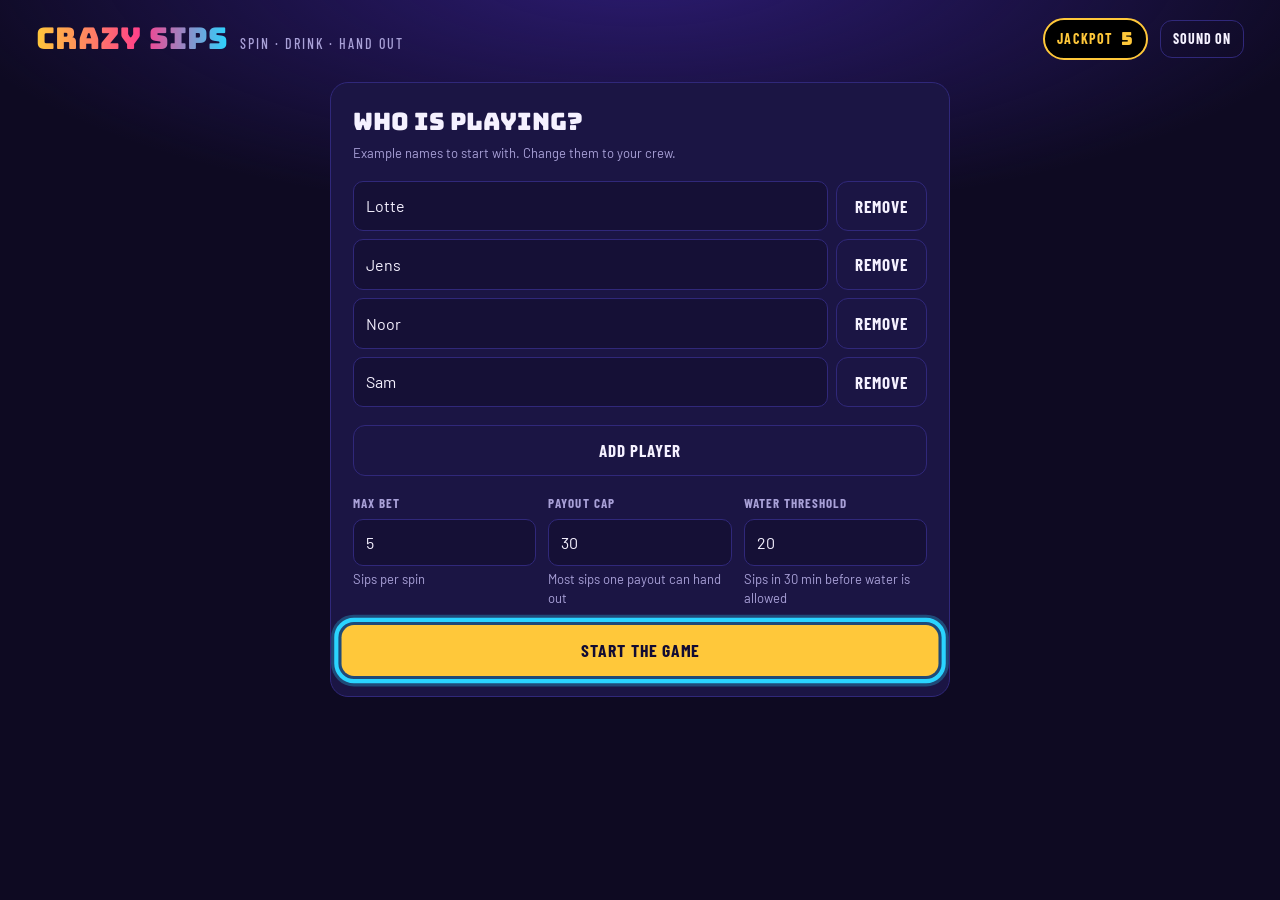
<file: android/app/src/main/assets/index.html>
<!doctype html>
<html lang="en" class="tv">
<head>
<meta charset="utf-8">
<meta name="viewport" content="width=960, user-scalable=no">
<title>Crazy Sips</title>
<style>
@font-face {
  font-family: 'Barlow';
  font-style: normal;
  font-weight: 400;
  font-display: swap;
  src: url(fonts/Barlow-400-latin-ext.woff2) format('woff2');
  unicode-range: U+0100-02BA, U+02BD-02C5, U+02C7-02CC, U+02CE-02D7, U+02DD-02FF, U+0304, U+0308, U+0329, U+1D00-1DBF, U+1E00-1E9F, U+1EF2-1EFF, U+2020, U+20A0-20AB, U+20AD-20C4, U+2113, U+2C60-2C7F, U+A720-A7FF;
}
@font-face {
  font-family: 'Barlow';
  font-style: normal;
  font-weight: 400;
  font-display: swap;
  src: url(fonts/Barlow-400-latin.woff2) format('woff2');
  unicode-range: U+0000-00FF, U+0131, U+0152-0153, U+02BB-02BC, U+02C6, U+02DA, U+02DC, U+0304, U+0308, U+0329, U+2000-206F, U+20AC, U+2122, U+2191, U+2193, U+2212, U+2215, U+FEFF, U+FFFD;
}
@font-face {
  font-family: 'Barlow';
  font-style: normal;
  font-weight: 600;
  font-display: swap;
  src: url(fonts/Barlow-600-latin-ext.woff2) format('woff2');
  unicode-range: U+0100-02BA, U+02BD-02C5, U+02C7-02CC, U+02CE-02D7, U+02DD-02FF, U+0304, U+0308, U+0329, U+1D00-1DBF, U+1E00-1E9F, U+1EF2-1EFF, U+2020, U+20A0-20AB, U+20AD-20C4, U+2113, U+2C60-2C7F, U+A720-A7FF;
}
@font-face {
  font-family: 'Barlow';
  font-style: normal;
  font-weight: 600;
  font-display: swap;
  src: url(fonts/Barlow-600-latin.woff2) format('woff2');
  unicode-range: U+0000-00FF, U+0131, U+0152-0153, U+02BB-02BC, U+02C6, U+02DA, U+02DC, U+0304, U+0308, U+0329, U+2000-206F, U+20AC, U+2122, U+2191, U+2193, U+2212, U+2215, U+FEFF, U+FFFD;
}
@font-face {
  font-family: 'Barlow';
  font-style: normal;
  font-weight: 700;
  font-display: swap;
  src: url(fonts/Barlow-700-latin-ext.woff2) format('woff2');
  unicode-range: U+0100-02BA, U+02BD-02C5, U+02C7-02CC, U+02CE-02D7, U+02DD-02FF, U+0304, U+0308, U+0329, U+1D00-1DBF, U+1E00-1E9F, U+1EF2-1EFF, U+2020, U+20A0-20AB, U+20AD-20C4, U+2113, U+2C60-2C7F, U+A720-A7FF;
}
@font-face {
  font-family: 'Barlow';
  font-style: normal;
  font-weight: 700;
  font-display: swap;
  src: url(fonts/Barlow-700-latin.woff2) format('woff2');
  unicode-range: U+0000-00FF, U+0131, U+0152-0153, U+02BB-02BC, U+02C6, U+02DA, U+02DC, U+0304, U+0308, U+0329, U+2000-206F, U+20AC, U+2122, U+2191, U+2193, U+2212, U+2215, U+FEFF, U+FFFD;
}
@font-face {
  font-family: 'Barlow Condensed';
  font-style: normal;
  font-weight: 500;
  font-display: swap;
  src: url(fonts/BarlowCondensed-500-latin-ext.woff2) format('woff2');
  unicode-range: U+0100-02BA, U+02BD-02C5, U+02C7-02CC, U+02CE-02D7, U+02DD-02FF, U+0304, U+0308, U+0329, U+1D00-1DBF, U+1E00-1E9F, U+1EF2-1EFF, U+2020, U+20A0-20AB, U+20AD-20C4, U+2113, U+2C60-2C7F, U+A720-A7FF;
}
@font-face {
  font-family: 'Barlow Condensed';
  font-style: normal;
  font-weight: 500;
  font-display: swap;
  src: url(fonts/BarlowCondensed-500-latin.woff2) format('woff2');
  unicode-range: U+0000-00FF, U+0131, U+0152-0153, U+02BB-02BC, U+02C6, U+02DA, U+02DC, U+0304, U+0308, U+0329, U+2000-206F, U+20AC, U+2122, U+2191, U+2193, U+2212, U+2215, U+FEFF, U+FFFD;
}
@font-face {
  font-family: 'Barlow Condensed';
  font-style: normal;
  font-weight: 700;
  font-display: swap;
  src: url(fonts/BarlowCondensed-700-latin-ext.woff2) format('woff2');
  unicode-range: U+0100-02BA, U+02BD-02C5, U+02C7-02CC, U+02CE-02D7, U+02DD-02FF, U+0304, U+0308, U+0329, U+1D00-1DBF, U+1E00-1E9F, U+1EF2-1EFF, U+2020, U+20A0-20AB, U+20AD-20C4, U+2113, U+2C60-2C7F, U+A720-A7FF;
}
@font-face {
  font-family: 'Barlow Condensed';
  font-style: normal;
  font-weight: 700;
  font-display: swap;
  src: url(fonts/BarlowCondensed-700-latin.woff2) format('woff2');
  unicode-range: U+0000-00FF, U+0131, U+0152-0153, U+02BB-02BC, U+02C6, U+02DA, U+02DC, U+0304, U+0308, U+0329, U+2000-206F, U+20AC, U+2122, U+2191, U+2193, U+2212, U+2215, U+FEFF, U+FFFD;
}
@font-face {
  font-family: 'Bungee';
  font-style: normal;
  font-weight: 400;
  font-display: swap;
  src: url(fonts/Bungee-400-latin-ext.woff2) format('woff2');
  unicode-range: U+0100-02BA, U+02BD-02C5, U+02C7-02CC, U+02CE-02D7, U+02DD-02FF, U+0304, U+0308, U+0329, U+1D00-1DBF, U+1E00-1E9F, U+1EF2-1EFF, U+2020, U+20A0-20AB, U+20AD-20C4, U+2113, U+2C60-2C7F, U+A720-A7FF;
}
@font-face {
  font-family: 'Bungee';
  font-style: normal;
  font-weight: 400;
  font-display: swap;
  src: url(fonts/Bungee-400-latin.woff2) format('woff2');
  unicode-range: U+0000-00FF, U+0131, U+0152-0153, U+02BB-02BC, U+02C6, U+02DA, U+02DC, U+0304, U+0308, U+0329, U+2000-206F, U+20AC, U+2122, U+2191, U+2193, U+2212, U+2215, U+FEFF, U+FFFD;
}

[hidden]{display:none!important}
body{margin:0}
img{max-width:100%}
</style>
</head>
<body>
<style>
/* Android TV: 960x540 layout, overscan-safe margins, players beside the wheel, large focus rings */
html.tv body{padding:18px 36px 24px}
html.tv .wrap{max-width:none;gap:12px}
html.tv .logo{font-size:30px}
html.tv .stage{grid-template-columns:auto minmax(0,1fr);gap:28px}
html.tv .wheelcol{gap:22px}
html.tv .wheelbox{width:calc(100vh - 160px)}
html.tv .topslot{padding:4px 6px 4px 12px;gap:8px}
html.tv .topslot .lbl{font-size:13px}
html.tv .topslot .chip{font-size:13px;padding:3px 8px}
html.tv .topslot .mult{font-size:16px;padding:1px 10px}
html.tv .desk{padding:16px;gap:12px}
html.tv .desk-top{display:grid;grid-template-columns:minmax(0,1fr) auto;gap:10px 16px;align-items:end}
html.tv .desk-top>.btn.spin{grid-column:1/-1;padding:14px;font-size:20px}
html.tv .desk-top>p{display:none}
html.tv .spinner-name{font-size:28px}
html.tv .bet b{font-size:34px}
html.tv .rbtn{width:42px;height:42px}
html.tv .tv-players .sect-h{margin-bottom:6px}
html.tv .tv-players .sect-h h3{font-size:15px}
html.tv .tv-players .sect-h .muted{display:none}
html.tv .pgrid{grid-template-columns:repeat(auto-fill,minmax(130px,1fr));gap:8px}
html.tv .pc{padding:8px 10px;gap:4px}
html.tv .pc-top b{font-size:15px}
html.tv :focus{outline:none}
html.tv :focus-visible{outline:4px solid var(--cyan)!important;outline-offset:3px;box-shadow:0 0 0 10px rgba(42,212,255,.28)!important}
html.tv .btn:focus-visible,html.tv .tile:focus-visible{transform:scale(1.04)}
</style>
<style>
/* Layout: late-night game-show stage. The wheel is the hero on the left, the spinner's desk on the right; players, rules and log sit below. Stacks on phones. Single committed dark look. */
:root{
  --bg:#0e0a22; --bg2:#151036; --panel:#1b1544; --panel2:#231b55; --line:#30287a;
  --fg:#f5f1ff; --muted:#a9a1d8; --gold:#ffc83a; --pink:#ff3d8b; --cyan:#2ad4ff;
  --green:#3fe08f; --red:#ff4b5c; --blue:#2f7bff; --purple:#9a55ff; --ink:#120c33;
  --display:"Bungee",Impact,"Arial Black",system-ui,sans-serif;
  --cond:"Barlow Condensed","Arial Narrow",system-ui,sans-serif;
  --body:"Barlow",system-ui,-apple-system,"Segoe UI",sans-serif;
  color-scheme:dark;
}
*{box-sizing:border-box}
html,body{background:var(--bg);color:var(--fg)}
body{font-family:var(--body);font-size:16px;line-height:1.45;
  background:radial-gradient(ellipse 80% 50% at 50% -5%,#2c1b72 0%,transparent 70%),var(--bg);
  padding-left:max(16px,env(safe-area-inset-left,0px));padding-right:max(16px,env(safe-area-inset-right,0px));padding-block:14px 48px;min-height:100%}
button{font:inherit;color:inherit;cursor:pointer}
button:focus-visible,input:focus-visible,summary:focus-visible{outline:3px solid var(--cyan);outline-offset:2px}
.wrap{max-width:1180px;margin:0 auto;display:flex;flex-direction:column;gap:18px}
.eyebrow{font-family:var(--cond);font-weight:700;text-transform:uppercase;letter-spacing:.12em;font-size:13px;color:var(--muted)}
.muted{color:var(--muted)} .small{font-size:14px}
.num{font-variant-numeric:tabular-nums}

/* header */
header.top{display:flex;align-items:center;justify-content:space-between;gap:12px;flex-wrap:wrap}
.brand{display:flex;align-items:baseline;gap:12px;flex-wrap:wrap;margin-right:auto;min-width:0}
.logo{font-family:var(--display);font-size:clamp(28px,5vw,44px);line-height:1;letter-spacing:.01em;
  background:linear-gradient(90deg,var(--gold),var(--pink) 55%,var(--cyan));-webkit-background-clip:text;background-clip:text;color:transparent}
.tag{font-family:var(--cond);font-weight:500;color:var(--muted);text-transform:uppercase;letter-spacing:.14em;font-size:14px}
.top-actions{display:flex;gap:8px;align-items:center;flex-wrap:wrap}
.jp{display:flex;align-items:center;gap:8px;padding:6px 12px;border-radius:999px;background:#000;border:2px solid var(--gold);font-family:var(--cond);font-weight:700;text-transform:uppercase;letter-spacing:.08em;font-size:14px;color:var(--gold)}
.jp b{font-family:var(--display);font-weight:400;font-size:18px;font-variant-numeric:tabular-nums}

/* buttons */
.btn{border:0;border-radius:12px;padding:12px 18px;background:var(--gold);color:var(--ink);font-family:var(--cond);font-weight:700;font-size:17px;letter-spacing:.06em;text-transform:uppercase;transition:transform .12s,filter .12s}
.btn:hover:not(:disabled){filter:brightness(1.08)} .btn:active:not(:disabled){transform:translateY(1px)}
.btn:disabled{opacity:.4;cursor:not-allowed}
.btn.ghost{background:transparent;color:var(--fg);border:1px solid var(--line)}
.btn.ghost:hover:not(:disabled){background:var(--panel2)}
.btn.sm{padding:8px 12px;font-size:14px}
.btn.wide{width:100%}
.btn.pink{background:var(--pink);color:#fff}
.btn.cyan{background:var(--cyan);color:var(--ink)}
.row{display:flex;gap:8px;flex-wrap:wrap}
.row>.btn{flex:1 1 auto}

/* stage */
.stage{display:grid;grid-template-columns:minmax(0,1.2fr) minmax(0,1fr);gap:28px;align-items:start}
@media (max-width:880px){.stage{grid-template-columns:minmax(0,1fr)}}
.wheelcol{display:flex;flex-direction:column;gap:18px;align-items:center;min-width:0}
.topslot{display:flex;align-items:center;gap:12px;padding:8px 10px 8px 16px;border-radius:999px;background:#000;border:2px solid var(--gold);box-shadow:0 0 24px rgba(255,200,58,.25)}
.topslot .lbl{font-family:var(--display);font-size:15px;color:var(--gold);letter-spacing:.04em}
.chip{display:inline-flex;align-items:center;gap:6px;padding:4px 10px;border-radius:999px;font-family:var(--cond);font-weight:700;font-size:14px;text-transform:uppercase;letter-spacing:.06em}
.topslot .mult{font-family:var(--display);font-size:20px;color:#000;background:var(--gold);border-radius:999px;padding:2px 12px}
.wheelbox{position:relative;width:min(100%,560px);aspect-ratio:1;max-width:100%}
.wheelbox canvas{width:100%;height:100%;display:block;border-radius:50%;
  box-shadow:0 0 0 5px #2a2168,0 0 0 9px var(--gold),0 0 70px rgba(255,61,139,.35),0 0 140px rgba(42,212,255,.15)}
.pointer{position:absolute;top:-16px;left:50%;transform:translateX(-50%);width:0;height:0;border-left:17px solid transparent;border-right:17px solid transparent;border-top:38px solid var(--gold);filter:drop-shadow(0 4px 4px rgba(0,0,0,.6));z-index:2}
.hub{position:absolute;inset:37%;border-radius:50%;background:radial-gradient(circle at 35% 30%,#3d2f96,#120c33 70%);border:4px solid var(--gold);display:grid;place-items:center;text-align:center;font-family:var(--display);font-size:clamp(12px,2.6vw,21px);line-height:1.05;color:var(--gold);box-shadow:inset 0 0 22px rgba(0,0,0,.7),0 0 0 3px rgba(0,0,0,.4);pointer-events:none}

/* desk */
.desk{background:linear-gradient(180deg,var(--panel2),var(--panel));border:1px solid var(--line);border-radius:18px;padding:20px;display:flex;flex-direction:column;gap:16px;min-width:0}
.spinner-name{font-family:var(--display);font-size:clamp(28px,4.4vw,40px);line-height:1.05;color:var(--fg);word-break:break-word}
.bet{display:flex;align-items:center;gap:10px}
.bet b{font-family:var(--display);font-weight:400;font-size:46px;line-height:1;min-width:1.6ch;text-align:center;color:var(--gold);font-variant-numeric:tabular-nums}
.bet span{font-family:var(--cond);font-weight:700;text-transform:uppercase;letter-spacing:.08em;color:var(--muted)}
.rbtn{width:46px;height:46px;border-radius:50%;border:1px solid var(--line);background:var(--bg2);font-size:24px;line-height:1;display:grid;place-items:center}
.rbtn:hover:not(:disabled){background:var(--panel2)} .rbtn:disabled{opacity:.35;cursor:not-allowed}
.btn.spin{font-family:var(--display);font-weight:400;font-size:22px;padding:18px;border-radius:14px;background:linear-gradient(90deg,var(--gold),#ffb020);box-shadow:0 6px 0 #a36a00,0 10px 30px rgba(255,200,58,.25)}
.btn.spin:active:not(:disabled){transform:translateY(4px);box-shadow:0 2px 0 #a36a00}
.desk-top{display:flex;flex-direction:column;gap:16px}
details.odds{border-top:1px solid var(--line);padding-top:12px}
details.odds summary{font-family:var(--cond);font-weight:700;text-transform:uppercase;letter-spacing:.1em;color:var(--muted);cursor:pointer}
.oddsgrid{display:flex;flex-direction:column;gap:12px;margin-top:12px;max-height:420px;overflow:auto;padding-right:4px}
.oddsgrid h4{margin:0;font-family:var(--cond);font-weight:700;text-transform:uppercase;letter-spacing:.1em;font-size:13px;color:var(--gold)}
.orow{display:grid;grid-template-columns:14px minmax(0,1fr) auto;gap:4px 10px;align-items:baseline;font-size:14px}
.orow .sw{width:12px;height:12px;border-radius:3px;align-self:center}
.orow .pct{font-variant-numeric:tabular-nums;font-weight:700}
.orow .d{grid-column:2/4;color:var(--muted);font-size:13px;line-height:1.35}

/* players */
.sect-h{display:flex;align-items:baseline;justify-content:space-between;gap:8px;margin-bottom:10px}
.sect-h h3{margin:0;font-family:var(--display);font-weight:400;font-size:18px;letter-spacing:.02em}
.pgrid{display:grid;grid-template-columns:repeat(auto-fill,minmax(170px,1fr));gap:10px}
.pc{position:relative;background:var(--panel);border:1px solid var(--line);border-radius:14px;padding:12px;display:flex;flex-direction:column;gap:8px;min-width:0}
.pc.cur{border-color:var(--gold);box-shadow:0 0 0 1px var(--gold),0 0 22px rgba(255,200,58,.2)}
.pc-top{display:flex;justify-content:space-between;align-items:center;gap:8px}
.pc-top b{font-size:17px;overflow-wrap:anywhere}
.plus{border:1px solid var(--line);background:var(--bg2);border-radius:8px;padding:3px 8px;font-family:var(--cond);font-weight:700;font-size:14px;flex:none}
.plus:hover{background:var(--pink);border-color:var(--pink)}
.pc-stats{display:flex;gap:14px;font-size:13px;color:var(--muted)}
.pc-stats b{font-family:var(--display);font-weight:400;font-size:18px;color:var(--fg);font-variant-numeric:tabular-nums;margin-right:3px}
.badges{display:flex;flex-wrap:wrap;gap:4px}
.badge{font-family:var(--cond);font-weight:700;font-size:12px;letter-spacing:.06em;text-transform:uppercase;padding:2px 8px;border-radius:999px;background:var(--bg2);border:1px solid var(--line)}
.badge.ace{background:#000;color:var(--gold);border-color:var(--gold)}
.badge.buddy{color:var(--cyan);border-color:var(--cyan)}
.badge.accent{color:var(--pink);border-color:var(--pink)}
.badge.water{color:var(--green);border-color:var(--green)}
.badge.master{color:var(--fg);border-color:var(--muted)}

.lower{display:grid;grid-template-columns:minmax(0,1fr) minmax(0,1fr);gap:18px}
@media (max-width:760px){.lower{grid-template-columns:minmax(0,1fr)}}
.panel{background:var(--panel);border:1px solid var(--line);border-radius:16px;padding:16px;min-width:0}
.rules{display:flex;flex-direction:column;gap:6px;margin:0;padding:0;list-style:none}
.rules li{display:flex;justify-content:space-between;gap:10px;align-items:center;padding:8px 10px;background:var(--bg2);border-radius:10px}
.rules li span{overflow-wrap:anywhere}
.x{border:0;background:transparent;color:var(--muted);font-size:18px;line-height:1;padding:2px 6px}
.x:hover{color:var(--red)}
.loglist{list-style:none;margin:0;padding:0;display:flex;flex-direction:column;gap:4px;max-height:260px;overflow:auto;font-size:14px}
.loglist li{padding:4px 0;border-bottom:1px solid rgba(48,40,122,.6);overflow-wrap:anywhere}
.loglist time{color:var(--muted);font-variant-numeric:tabular-nums;margin-right:8px;font-size:12px}
.empty{color:var(--muted);font-size:14px;margin:0}

/* setup */
.setup{max-width:620px;margin:10px auto 0;width:100%;background:var(--panel);border:1px solid var(--line);border-radius:18px;padding:22px;display:flex;flex-direction:column;gap:18px}
.setup h2{margin:0;font-family:var(--display);font-weight:400;font-size:24px}
.prow{display:flex;gap:8px}
.inp{width:100%;min-width:0;padding:11px 12px;border-radius:10px;border:1px solid var(--line);background:var(--bg2);color:var(--fg);font:inherit}
.inp::placeholder{color:#6f67a3}
.setgrid{display:grid;grid-template-columns:repeat(3,minmax(0,1fr));gap:12px}
@media (max-width:520px){.setgrid{grid-template-columns:minmax(0,1fr)}}
.lbl{display:block;font-family:var(--cond);font-weight:700;text-transform:uppercase;letter-spacing:.08em;font-size:13px;color:var(--muted);margin-bottom:6px}
.hint{font-size:13px;color:var(--muted);margin:4px 0 0}

/* modal */
.modal{position:fixed;inset:0;z-index:50;background:rgba(6,4,18,.82);backdrop-filter:blur(4px);overflow:auto;
  padding:max(20px,env(safe-area-inset-top,0px)) max(12px,env(safe-area-inset-right,0px)) max(20px,env(safe-area-inset-bottom,0px)) max(12px,env(safe-area-inset-left,0px))}
.sheet{max-width:580px;margin:0 auto;background:var(--panel);border:1px solid var(--line);border-radius:20px;overflow:hidden;animation:pop .35s cubic-bezier(.2,1.4,.4,1)}
@keyframes pop{from{transform:scale(.9);opacity:0}to{transform:none;opacity:1}}
.m-head{background:var(--c);color:var(--cf);padding:18px 20px;display:flex;flex-direction:column;gap:4px;position:relative}
.m-head .m-kind{font-family:var(--cond);font-weight:700;text-transform:uppercase;letter-spacing:.14em;font-size:13px;opacity:.85}
.m-head h2{margin:0;font-family:var(--display);font-weight:400;font-size:clamp(24px,6vw,34px);line-height:1.05;text-wrap:balance}
.ts-hit{align-self:flex-start;margin-top:6px;background:#000;color:var(--gold);border:2px solid var(--gold);border-radius:999px;padding:2px 10px;font-family:var(--display);font-size:14px}
.m-body{padding:20px;display:flex;flex-direction:column;gap:16px}
.m-foot{padding:0 20px 16px;display:flex;justify-content:flex-end}
.linkbtn{border:0;background:transparent;color:var(--muted);font-size:13px;text-decoration:underline;padding:4px}
.lead{margin:0;font-size:17px}
.lead b{color:var(--gold)}
.verdict{margin:0;font-family:var(--display);font-size:26px;text-align:center;color:var(--gold)}
.result{display:flex;flex-direction:column;gap:12px;border-top:1px dashed var(--line);padding-top:16px}
.drinks{margin:0;padding:0;list-style:none;display:flex;flex-direction:column;gap:6px}
.drinks li{background:var(--bg2);border-left:4px solid var(--pink);padding:8px 12px;border-radius:6px}
.bigline{font-family:var(--display);font-size:22px;text-align:center;margin:0;color:var(--fg)}

/* give out */
.give{display:flex;flex-direction:column;gap:12px}
.give-head{display:flex;gap:14px;align-items:center}
.big-num{font-family:var(--display);font-size:52px;line-height:1;color:var(--gold);font-variant-numeric:tabular-nums}
.give-rows{display:flex;flex-direction:column;gap:6px}
.give-row{display:flex;justify-content:space-between;align-items:center;gap:10px;padding:6px 6px 6px 12px;background:var(--bg2);border-radius:10px}
.give-row span{overflow-wrap:anywhere}
.stepper{display:flex;align-items:center;gap:8px;flex:none}
.stepper b{min-width:2ch;text-align:center;font-family:var(--display);font-weight:400;font-size:18px;font-variant-numeric:tabular-nums}
.sbtn{width:36px;height:36px;border-radius:50%;border:1px solid var(--line);background:var(--panel2);font-size:20px;line-height:1}
.sbtn:hover{background:var(--pink);border-color:var(--pink)}

/* coin */
.duel{display:grid;grid-template-columns:1fr auto 1fr;gap:10px;align-items:center}
.side{border-radius:14px;padding:12px;text-align:center;display:flex;flex-direction:column;gap:2px;min-width:0}
.side span{font-weight:700;overflow-wrap:anywhere}
.side b{font-family:var(--display);font-weight:400;font-size:30px}
.side.red{background:#4a0f22;border:2px solid var(--red)}
.side.blue{background:#0d2a52;border:2px solid var(--blue)}
.coin-wrap{perspective:600px}
.coin{position:relative;width:88px;height:88px;transform-style:preserve-3d}
.face{position:absolute;inset:0;border-radius:50%;backface-visibility:hidden;-webkit-backface-visibility:hidden;display:grid;place-items:center;font-family:var(--display);font-size:28px;color:#fff;border:5px solid var(--gold)}
.f-red{background:radial-gradient(circle at 35% 30%,#ff7b8a,#b3122c)}
.f-blue{background:radial-gradient(circle at 35% 30%,#7fb0ff,#1745a8);transform:rotateY(180deg)}
.f-gold{background:radial-gradient(circle at 35% 30%,#fff1b0,#d39a00);color:var(--ink)}
.f-dark{background:radial-gradient(circle at 35% 30%,#555,#151515);transform:rotateY(180deg)}
.coin-solo{display:flex;justify-content:center}

/* cards */
.card{width:74px;height:104px;border-radius:9px;background:#fbf8ff;color:#15122b;position:relative;box-shadow:0 6px 16px rgba(0,0,0,.45);flex:none;font-family:var(--body);font-weight:700}
.card.red{color:#d0142c}
.card .cr{position:absolute;top:5px;left:7px;font-size:16px;line-height:1}
.card .cr.br{top:auto;left:auto;bottom:5px;right:7px;transform:rotate(180deg)}
.card .cs{position:absolute;inset:0;display:grid;place-items:center;font-size:40px}
.card.back{background:repeating-linear-gradient(45deg,#2b1f7a 0 8px,#3a2c9b 8px 16px);border:4px solid #fbf8ff}
.card.flipin{animation:flipin .45s ease-out}
@keyframes flipin{from{transform:rotateY(90deg) translateY(-14px)}to{transform:none}}
.card.lg{width:96px;height:136px}.card.lg .cs{font-size:54px}.card.lg .cr{font-size:20px}
.cardrow{display:flex;gap:10px;flex-wrap:wrap;justify-content:center;min-height:104px}
.deckrow{display:flex;gap:18px;align-items:center;justify-content:center}
.deck{width:74px;height:104px;border-radius:9px;background:repeating-linear-gradient(45deg,#2b1f7a 0 8px,#3a2c9b 8px 16px);border:4px solid #fbf8ff;display:flex;flex-direction:column;align-items:center;justify-content:center;box-shadow:3px 3px 0 #d8d2f0,6px 6px 0 #b9b1e0}
.deck span{font-family:var(--display);font-size:24px;line-height:1;background:var(--ink);padding:2px 6px;border-radius:6px}
.deck small{font-size:10px;text-transform:uppercase;letter-spacing:.08em;background:var(--ink);padding:1px 4px;border-radius:4px;margin-top:4px}
.promises{display:grid;grid-template-columns:1fr 1fr;gap:8px}
.prom{background:var(--bg2);border:1px solid var(--line);border-radius:10px;padding:8px 10px;display:flex;flex-direction:column;gap:2px;min-width:0;font-size:14px}
.prom span{overflow-wrap:anywhere}
.prom.on{border-color:var(--red);box-shadow:0 0 0 1px var(--red)}
.kh{margin:0;padding-left:20px;font-size:13px;color:var(--muted);display:flex;flex-direction:column;gap:2px}
.koh-reveal{display:flex;gap:18px;align-items:center;background:#3d0010;border:2px solid var(--red);border-radius:14px;padding:16px}
.koh-reveal h3{margin:2px 0 6px;font-family:var(--display);font-weight:400;font-size:22px;line-height:1.1}
.koh-reveal .promise{margin:0 0 4px;font-size:20px;font-weight:700;color:var(--gold);overflow-wrap:anywhere}
@media (max-width:460px){.koh-reveal{flex-direction:column;text-align:center}}
.pot{display:flex;justify-content:center;align-items:baseline;gap:8px}
.pot b{font-family:var(--display);font-weight:400;font-size:44px;color:var(--gold);font-variant-numeric:tabular-nums}
.stage-q{font-family:var(--display);font-size:20px;text-align:center;margin:0}
.steps{display:flex;gap:6px;justify-content:center}
.steps i{width:34px;height:6px;border-radius:3px;background:var(--line)}
.steps i.on{background:var(--gold)}
.note{margin:0;padding:8px 12px;border-radius:8px;background:#3d0010;border:1px solid var(--red);font-size:14px}

/* sip hunt */
.hunt{display:grid;grid-template-columns:repeat(6,minmax(0,1fr));gap:6px}
.tile{aspect-ratio:1;border-radius:8px;border:1px solid var(--line);background:linear-gradient(160deg,#2a2168,#1a1446);font-family:var(--display);font-size:18px;color:var(--green);display:grid;place-items:center;padding:2px;line-height:1.05;text-align:center}
.tile:hover:not(:disabled){background:var(--green);color:var(--ink)}
.tile.rv{font-family:var(--cond);font-weight:700;font-size:clamp(10px,2.6vw,14px);cursor:default}
.tile.m{background:#103a26;color:var(--green)}
.tile.t{background:#3d0010;color:#ff9aa5}
.tile.pk{outline:3px solid var(--gold);outline-offset:1px;transform:scale(1.08);z-index:1}

/* plinko / crazy */

/* drag race */
.sheet.wide{max-width:920px}
.grid-cars{display:grid;grid-template-columns:repeat(auto-fill,minmax(132px,1fr));gap:8px}
.gc{background:var(--bg2);border:1px solid var(--line);border-radius:12px;padding:8px 10px;display:flex;flex-direction:column;gap:2px;min-width:0}
.gc b{overflow-wrap:anywhere}
.gc canvas{width:100%;height:auto;display:block;opacity:.55}
.gc-car{font-family:var(--cond);font-weight:700;text-transform:uppercase;letter-spacing:.06em;font-size:14px;color:var(--muted)}
.gc-odds{font-size:12px;color:var(--muted);font-variant-numeric:tabular-nums}
.gc.locked{border-color:var(--gold)}
.gc.locked canvas{opacity:1}
.gc.locked .gc-car{color:var(--fg)}
.gc.duster{border-color:#b3a07a;background:#2b2416;animation:shake .55s}
.gc.duster .gc-car{color:#d9c48f}
@keyframes shake{0%,100%{transform:none}20%{transform:translateX(-6px) rotate(-1.5deg)}40%{transform:translateX(6px) rotate(1.5deg)}60%{transform:translateX(-4px)}80%{transform:translateX(4px)}}
@media (max-width:520px){.grid-cars{grid-template-columns:repeat(3,minmax(0,1fr));gap:6px}.gc{padding:6px 7px}.gc b{font-size:14px}.gc-car{font-size:12px;letter-spacing:.03em}.gc-odds{font-size:11px}}
.race-box{display:flex;flex-direction:column;gap:12px}
.race-box:empty{display:none}
.race{display:block;width:100%;border-radius:12px;background:#0b0920}
.podium{list-style:none;margin:0;padding:0;display:flex;flex-direction:column;gap:6px}
.podium li{display:grid;grid-template-columns:auto minmax(0,1fr) auto;gap:10px;align-items:center;padding:8px 12px;background:var(--bg2);border:1px solid transparent;border-radius:8px}
.podium li.win{background:#000;border-color:var(--gold)}
.podium li.last{background:#3d0010;border-color:var(--red)}
.podium .pos{font-family:var(--display);font-size:18px;color:var(--gold);min-width:1.4em}
.podium .t{font-variant-numeric:tabular-nums;color:var(--muted);font-size:14px}

/* glass bridge */
.gb-queue{display:flex;flex-wrap:wrap;gap:6px}
.gbq{display:inline-flex;align-items:center;gap:6px;padding:3px 10px 3px 3px;border-radius:999px;background:var(--bg2);border:1px solid var(--line);font-weight:700;font-size:14px}
.gbq i{font-style:normal;font-family:var(--display);font-size:12px;color:#10131a;width:22px;height:22px;border-radius:50%;display:grid;place-items:center;flex:none}
.gbq.now{border-color:var(--gold);box-shadow:0 0 0 1px var(--gold)}
.gbq.fell{opacity:.55;text-decoration:line-through;border-color:var(--red)}
.gbq.done{border-color:var(--green)}
.gb{cursor:pointer}

/* the host: a cutout figure at the wheel, animated as a paper-doll (body and head are the same image, masked into two layers) */
.host{position:absolute;left:-6%;bottom:-2%;height:50%;aspect-ratio:683/1024;z-index:3;pointer-events:none}
.host-fig{position:absolute;inset:0;transform-origin:50% 100%;filter:drop-shadow(0 6px 10px rgba(0,0,0,.55));animation:hostSway 4.2s ease-in-out infinite}
.host-body,.host-head{position:absolute;inset:0;background:var(--host-img) center/100% 100% no-repeat}
.host-body{-webkit-mask-image:linear-gradient(transparent 24%,#000 27%,#000 92%,transparent);mask-image:linear-gradient(transparent 24%,#000 27%,#000 92%,transparent)}
.host-head{-webkit-mask-image:linear-gradient(#000 28%,transparent 33%);mask-image:linear-gradient(#000 28%,transparent 33%);transform-origin:50.5% 27.5%;animation:hostHead 5.2s ease-in-out infinite}
.host-rail{position:absolute;left:-3%;right:-3%;top:69%;height:2.4%;border-radius:99px;background:linear-gradient(#ffe08a,#c98a12);box-shadow:0 3px 8px rgba(0,0,0,.5)}
.host.pull .host-fig{animation:hostPull .7s cubic-bezier(.3,1.4,.5,1)}
.host[data-mood="cheer"] .host-fig{animation:hostHop .45s ease-out 3}
.host[data-mood="cheer"] .host-head{animation:hostNod .45s ease-in-out 3}
.host[data-mood="wince"] .host-fig{animation:hostShake .5s}
.host[data-mood="shock"] .host-fig{animation:hostPop .55s}
@keyframes hostSway{0%,100%{transform:rotate(-.6deg) scaleY(1)}50%{transform:rotate(.6deg) scaleY(1.008)}}
@keyframes hostHead{0%,100%{transform:rotate(-1.4deg)}50%{transform:rotate(1.6deg)}}
@keyframes hostPull{0%{transform:rotate(0)}30%{transform:rotate(7deg) translateX(5%)}100%{transform:rotate(0)}}
@keyframes hostHop{0%,100%{transform:translateY(0)}45%{transform:translateY(-6%)}}
@keyframes hostNod{0%,100%{transform:rotate(0)}50%{transform:rotate(4deg)}}
@keyframes hostShake{0%,100%{transform:translateX(0)}20%{transform:translateX(-4%)}40%{transform:translateX(4%)}60%{transform:translateX(-2.5%)}80%{transform:translateX(2.5%)}}
@keyframes hostPop{0%,100%{transform:scale(1)}40%{transform:scale(1.07)}}
.host-say{position:absolute;left:30%;bottom:100%;width:max-content;max-width:105%;background:#fff;color:#1a1240;font-weight:700;font-size:15px;line-height:1.25;padding:8px 12px;border-radius:14px 14px 14px 3px;box-shadow:0 6px 18px rgba(0,0,0,.45)}
@media (min-width:881px){.wheelcol{padding-left:110px}.host{left:-25%;height:66%}}
@media (max-width:880px){.host-say{left:0;max-width:125%;font-size:13px;padding:6px 10px}}
@media (prefers-reduced-motion:reduce){.host-fig,.host-head,.host.pull .host-fig,.host[data-mood] .host-fig,.host[data-mood] .host-head{animation:none}}

/* outcome intros: title slam over spinning rays, plus a canvas for the effect and the wipe */
.ix{position:fixed;inset:0;z-index:80;overflow:hidden;pointer-events:none;display:grid;place-items:center}
.ix-rays{position:absolute;inset:-70%;background:repeating-conic-gradient(from 0deg,var(--r1) 0 9deg,var(--r2) 9deg 18deg,var(--r3) 18deg 27deg,var(--r4) 27deg 36deg);opacity:.93;animation:ixSpin 5s linear infinite,ixIn .25s ease-out both}
.ix.dark .ix-rays{animation-duration:16s,.7s}
.ix-dim{position:absolute;inset:0;background:radial-gradient(circle,rgba(14,10,34,.1),rgba(14,10,34,.86))}
.ix-title{position:relative;font-family:var(--display);line-height:.92;text-align:center;font-size:var(--fs);color:var(--t1);text-shadow:0 .05em 0 var(--te),0 .1em 0 rgba(0,0,0,.55),0 0 .45em rgba(255,255,255,.35)}
.ix-title span{display:block;white-space:nowrap;animation:ixSlam .7s cubic-bezier(.2,1.6,.4,1) both}
.ix-title .t2{color:var(--t2);animation-delay:.3s}
.ix-title .t3{font-size:.42em;margin-top:.25em;animation-delay:.55s;font-variant-numeric:tabular-nums}
.ix.dark .ix-title span{animation-duration:1.1s;animation-timing-function:ease-out}
.ix-flash{position:absolute;inset:0;background:#fff;animation:ixFlash .55s ease-out both}
.ix canvas{position:absolute;inset:0;width:100%;height:100%}
.wrap.ix-shake{animation:ixShake .7s}
.cz-ctl{flex-wrap:nowrap}
.cz-ctl .btn{min-width:0;padding-inline:8px}
@keyframes ixSpin{to{transform:rotate(360deg)}}
@keyframes ixIn{from{opacity:0}}
@keyframes ixSlam{0%{transform:scale(4.5);opacity:0}55%{transform:scale(.88);opacity:1}100%{transform:scale(1);opacity:1}}
@keyframes ixFlash{from{opacity:.95}to{opacity:0}}
@keyframes ixShake{0%,100%{transform:none}15%{transform:translate(-9px,5px)}30%{transform:translate(8px,-6px)}45%{transform:translate(-6px,-4px)}60%{transform:translate(6px,4px)}80%{transform:translate(-3px,2px)}}

/* drink-up board: who drinks how many at the end of a round */
.sipboard{display:flex;flex-direction:column;gap:8px}
.sb-head{display:flex;justify-content:space-between;align-items:baseline;gap:10px}
.sb-head span{font-family:var(--display);font-size:20px;color:var(--pink)}
.sb-head b{font-family:var(--cond);font-weight:700;text-transform:uppercase;letter-spacing:.08em;font-size:13px;color:var(--muted)}
.sb-row{display:grid;grid-template-columns:auto minmax(0,1fr) auto;gap:12px;align-items:center;padding:8px 14px 8px 10px;background:var(--bg2);border:1px solid var(--line);border-left:4px solid var(--pink);border-radius:12px;animation:sbIn .5s cubic-bezier(.2,1.3,.4,1) calc(var(--i)*.38s) both}
.sb-row.big{border-color:var(--red)}
.sb-row.done{animation:sbIn .5s cubic-bezier(.2,1.3,.4,1) calc(var(--i)*.38s) both,sbDone .35s ease-out}
.sb-row.big.done{background:#3d0010}
.sb-mugbox{width:44px}
.sb-mug{display:block;width:44px;height:46px;transform-origin:50% 90%;animation:sbTip var(--dur) ease-in-out calc(var(--i)*.38s + .48s) both}
.sb-beer{transform-box:fill-box;transform-origin:bottom;animation:sbDrain var(--dur) linear calc(var(--i)*.38s + .48s) both}
.sb-foam{animation:sbFoam var(--dur) linear calc(var(--i)*.38s + .48s) both}
.sb-who{display:flex;flex-direction:column;min-width:0}
.sb-who b{font-size:18px;overflow-wrap:anywhere}
.sb-who span{font-size:13px;color:var(--muted);overflow-wrap:anywhere}
.sb-n{display:flex;align-items:baseline;gap:6px}
.sb-n b{font-family:var(--display);font-weight:400;font-size:34px;line-height:1;color:var(--gold);font-variant-numeric:tabular-nums;min-width:1.2ch;text-align:right}
.sb-row.big .sb-n b{color:var(--red)}
.sb-n span{font-family:var(--cond);font-weight:700;text-transform:uppercase;letter-spacing:.08em;font-size:13px;color:var(--muted)}
@keyframes sbIn{from{transform:translateX(-60%);opacity:0}to{transform:none;opacity:1}}
@keyframes sbDone{0%{transform:scale(1)}40%{transform:scale(1.035)}100%{transform:scale(1)}}
@keyframes sbTip{0%,100%{transform:rotate(0)}25%,75%{transform:rotate(-20deg)}}
@keyframes sbDrain{from{transform:scaleY(1)}to{transform:scaleY(.06)}}
@keyframes sbFoam{from{transform:translateY(0)}to{transform:translateY(30px)}}
.sipfly{position:absolute;right:12px;top:-4px;font-family:var(--display);font-size:22px;color:var(--pink);text-shadow:0 2px 0 #000;pointer-events:none;animation:sipFly 1.4s ease-out both}
@keyframes sipFly{0%{transform:translateY(10px) scale(.5);opacity:0}20%{transform:translateY(-8px) scale(1.25);opacity:1}70%{opacity:1}100%{transform:translateY(-38px) scale(1);opacity:0}}
@media (prefers-reduced-motion:reduce){.sb-row,.sb-mug,.sb-beer,.sb-foam,.sipfly{animation:none}}

.bidbox{display:flex;flex-direction:column;gap:14px;align-items:center;text-align:center;padding:12px;background:var(--bg2);border-radius:14px}
.bidlist{list-style:none;margin:0;padding:0;display:flex;flex-direction:column;gap:6px}
.bidlist li{display:flex;justify-content:space-between;padding:8px 12px;background:var(--bg2);border-radius:8px}
.bidlist li.win{background:#000;border:1px solid var(--gold);color:var(--gold)}
.order{display:flex;flex-wrap:wrap;gap:6px;align-items:center}
.order span{padding:6px 10px;border-radius:999px;background:var(--bg2);border:1px solid var(--line);font-weight:700}
.order span:first-child{border-color:var(--gold);color:var(--gold)}

/* scoreboard */
.score{width:100%;border-collapse:collapse;font-size:15px}
.score th{text-align:left;font-family:var(--cond);font-weight:700;text-transform:uppercase;letter-spacing:.08em;font-size:13px;color:var(--muted);padding:6px 8px;border-bottom:1px solid var(--line)}
.score td{padding:8px;border-bottom:1px solid rgba(48,40,122,.6);font-variant-numeric:tabular-nums}
.score td.n{text-align:right}.score th.n{text-align:right}
.awards{display:grid;grid-template-columns:repeat(auto-fit,minmax(150px,1fr));gap:8px}
.award{background:var(--bg2);border-radius:12px;padding:10px 12px}
.award b{display:block;font-family:var(--display);font-weight:400;font-size:18px;overflow-wrap:anywhere}

.toast{position:fixed;left:50%;transform:translateX(-50%);bottom:calc(18px + env(safe-area-inset-bottom,0px));z-index:60;background:#000;border:2px solid var(--pink);color:var(--fg);padding:10px 16px;border-radius:12px;max-width:calc(100% - 32px);box-shadow:0 10px 30px rgba(0,0,0,.5);font-weight:600}
#confetti{position:fixed;inset:0;pointer-events:none;z-index:70;width:100%;height:100%}
@media (prefers-reduced-motion:reduce){.sheet,.card.flipin{animation:none}}

/* Phones: compact header, and a wheel sized so the wheel and the spin button fit on one screen */
@media (max-width:880px){
  body{padding-block:10px 40px}
  .wrap{gap:10px}
  header.top{gap:8px 10px}
  .tag{display:none}
  .logo{font-size:clamp(22px,7.2vw,34px)}
  .jp{padding:4px 10px;font-size:13px}
  .jp b{font-size:16px}
  .top-actions{flex-basis:100%;gap:6px}
  .top-actions .btn.sm{padding:6px 10px;font-size:13px;letter-spacing:.04em}
  .stage{gap:14px}
  .wheelcol{gap:20px}
  .topslot{padding:4px 6px 4px 12px;gap:8px}
  .topslot .lbl{font-size:13px}
  .topslot .chip{font-size:13px;padding:3px 8px}
  .topslot .mult{font-size:16px;padding:1px 10px}
  .wheelbox{width:min(100%,max(240px,calc(100vh - 330px - env(safe-area-inset-top,0px) - env(safe-area-inset-bottom,0px))))}
  @supports (height:100svh){.wheelbox{width:min(100%,max(240px,calc(100svh - 330px - env(safe-area-inset-top,0px) - env(safe-area-inset-bottom,0px))))}}
  .desk{padding:14px;gap:12px}
  .desk-top{display:grid;grid-template-columns:minmax(0,1fr) auto;gap:10px 12px;align-items:end}
  .desk-top>.btn.spin,.desk-top>p{grid-column:1/-1}
  .desk-top>.btn.spin{padding:14px;font-size:20px}
  .spinner-name{font-size:26px}
  .bet{gap:8px}
  .bet b{font-size:34px}
  .rbtn{width:42px;height:42px}
}
</style>

<div class="wrap">
  <header class="top">
    <div class="brand"><div class="logo">Crazy Sips</div><div class="tag">Spin · drink · hand out</div></div>
    <div class="jp" title="Grows by 1 sip after every full round"><span>Jackpot</span><b id="jpVal">5</b></div>
    <div class="top-actions">
      <button class="btn ghost sm" id="statsBtn">Scores</button>
      <button class="btn ghost sm" id="setBtn">Settings</button>
      <button class="btn ghost sm" id="muteBtn">Sound on</button>
    </div>
  </header>

  <section id="setup" hidden></section>

  <main id="game" hidden>
    <div class="stage">
      <div class="wheelcol">
        <div class="topslot" id="topSlot"></div>
        <div class="wheelbox"><div class="pointer"></div><canvas id="wheel"></canvas><div class="hub"><span>CRAZY<br>SIPS</span></div>
        <div class="host" id="host" data-mood="smile" aria-hidden="true" style="--host-img:url([data-uri])">
          <div class="host-rail"></div>
          <div class="host-fig"><div class="host-body"></div><div class="host-head"></div></div>
          <div class="host-say" id="hostSay" hidden></div>
        </div></div>
      </div>
      <div class="desk">
        <div id="deskTop" class="desk-top"></div>
        <details class="odds"><summary>Wheel odds &amp; outcomes</summary><div class="oddsgrid" id="odds"></div></details>
      </div>
    </div>
    <section style="margin-top:22px">
      <div class="sect-h"><h3>Players</h3><span class="muted small">Tap +1 for rule breaks, accent slips and thumb losers</span></div>
      <div class="pgrid" id="players"></div>
    </section>
    <div class="lower" style="margin-top:18px">
      <section class="panel"><div class="sect-h"><h3>House rules</h3></div><div id="rules"></div></section>
      <section class="panel"><div class="sect-h"><h3>Bar tab</h3><span class="muted small">Latest first</span></div><div id="log"></div></section>
    </div>
  </main>
</div>

<div class="modal" id="modal" hidden><div class="sheet" id="sheet" role="dialog" aria-modal="true"></div></div>
<div class="toast" id="toast" hidden></div>
<canvas id="confetti"></canvas>

<script>
const $=(s,el=document)=>el.querySelector(s);
const esc=s=>String(s).replace(/[&<>"']/g,c=>({'&':'&amp;','<':'&lt;','>':'&gt;','"':'&quot;',"'":'&#39;'}[c]));
const rnd=n=>Math.floor(Math.random()*n);
const pick=a=>a[rnd(a.length)];
const shuffle=a=>{for(let i=a.length-1;i>0;i--){const j=rnd(i+1);[a[i],a[j]]=[a[j],a[i]]}return a};
const sips=n=>n===1?'1 sip':`${n} sips`;
const reduced=matchMedia('(prefers-reduced-motion: reduce)').matches;

/* ---------- outcomes (weights sum to 100, so weight = percent) ---------- */
const KIND={house:'Miss',num:'Number',bonus:'Bonus game',mild:'Mild',medium:'Medium',brutal:'Brutal'};
const KIND_STYLE={mild:{bg:'#11a39a',fg:'#ffffff'},medium:{bg:'#e8590c',fg:'#ffffff'}};
const OUTCOMES={
  miss:{w:7,kind:'house',short:'MISS',name:'House Wins',bg:'#241d3d',fg:'#9a91cc',desc:'Nothing happens. You drank your bet for nothing.'},
  n1:{w:14,kind:'num',n:1,short:'1',bg:'#2f7bff',fg:'#ffffff'},
  n2:{w:9,kind:'num',n:2,short:'2',bg:'#ffc83a',fg:'#1a1240'},
  n5:{w:3,kind:'num',n:5,short:'5',bg:'#ff3d8b',fg:'#ffffff'},
  n10:{w:1,kind:'num',n:10,short:'10',bg:'#9a55ff',fg:'#ffffff'},
  coin:{w:6,kind:'bonus',short:'COIN FLIP',name:'Coin Flip Duel',bg:'#d9dceb',fg:'#1a1240',desc:'Duel a random player. One coin, two multipliers. The loser drinks the bet × the winning multiplier.'},
  hunt:{w:4,kind:'bonus',short:'SIP HUNT',name:'Sip Hunt',bg:'#3fe08f',fg:'#0b2a1a',desc:'Pick one of 36 hidden tiles. Most hide multipliers, some hide traps.'},
  plinko:{w:4,kind:'bonus',short:'PLINKO',name:'Plinko of Doom',bg:'#2ad4ff',fg:'#0b1f33',desc:'Drop a puck down the pegs into payouts, traps, a waterfall or a double-stakes re-drop.'},
  crazy:{w:2,kind:'bonus',short:'CRAZY',name:'Crazy Time',bg:'#ff2e4d',fg:'#ffe066',desc:'Through the red doors to a second wheel. Pick one of three flappers; DOUBLE and TRIPLE boost every multiplier and spin again.'},
  drag:{w:4,kind:'bonus',short:'DRAG RACE',name:'Drag Race',bg:'#c6ff00',fg:'#141414',desc:'Everyone gets a random car for a quarter-mile race. The winner hands out sips, last place drinks, and somebody always gets the Dacia Duster.'},
  bridge:{w:4,kind:'bonus',short:'GLASS BRIDGE',name:'Glass Bridge',bg:'#0b3d3a',fg:'#7ff5e1',desc:'Everyone crosses a bridge of glass panels one at a time, picking left or right at every step. Fall and you drink. The first player across hands out sips.'},
  truth:{w:4,kind:'mild',short:'TRUTH',name:'Truth or Shot',desc:'A random player asks you anything. Answer honestly or drink 5.'},
  rule:{w:3,kind:'mild',short:'NEW RULE',name:'Make a Rule',desc:'Add a house rule that lasts the rest of the game.'},
  accent:{w:4,kind:'mild',short:'ACCENT',name:'Accent Curse',desc:'Talk in an accent until your next turn. Every slip costs a sip.'},
  thumb:{w:3,kind:'mild',short:'THUMB',name:'Thumb Master',desc:'Put your thumb on the table any time. The last one to copy you drinks.'},
  qm:{w:3,kind:'mild',short:'QUESTION',name:'Question Master',desc:'Anyone who answers a question you ask drinks. Lasts until the next Question Master.'},
  mirror:{w:3,kind:'mild',short:'MIRROR',name:'Mirror',desc:'A random player drinks exactly your bet.'},
  waterfall:{w:3,kind:'mild',short:'WATERFALL',name:'Waterfall',desc:'Everyone drinks. Nobody stops before the person before them in the order.'},
  don:{w:2,kind:'mild',short:'2× OR 0',name:'Double or Nothing',desc:'Coin flip. Heads: hand out double your bet. Tails: drink your bet again.'},
  hilo:{w:2,kind:'mild',short:'HI-LO',name:'Higher or Lower',desc:'Guess higher or lower to grow a pot. Cash out to hand it out, or guess wrong and drink it.'},
  buddy:{w:3,kind:'medium',short:'BUDDY',name:'Drinking Buddy',desc:'You and a random player are chained: when one drinks, both drink. Lasts until the next Drinking Buddy.'},
  robin:{w:2,kind:'medium',short:'ROBIN',name:'Robin Hood',desc:'Whoever drank the most hands 5 sips to whoever drank the least.'},
  bankrupt:{w:3,kind:'medium',short:'BANKRUPT',name:'Bankrupt',desc:'Drink your bet again.'},
  bus:{w:2,kind:'medium',short:'THE BUS',name:'Ride the Bus',desc:'Four card questions in a row. Get one wrong: drink and start over.'},
  ace:{w:2,kind:'medium',short:'AUCTION',name:'Ace Auction',desc:'Secret auction. The highest bidder drinks the bid and gives double for 3 rounds.'},
  koh:{w:2,kind:'brutal',short:'K ♥',name:'King of Hearts',bg:'#8b0016',fg:'#ffffff',desc:'You and a random player draw cards. Before each draw, say out loud what you will do if it is the King of Hearts.'},
  jackpot:{w:1,kind:'brutal',short:'JACKPOT',name:'Jackpot',bg:'#000000',fg:'#ffc83a',desc:'Hand out the whole jackpot. It grows by 1 sip after every full round.'},
};
const style=k=>{const o=OUTCOMES[k];const s=KIND_STYLE[o.kind]||{};return{bg:o.bg||s.bg,fg:o.fg||s.fg,label:o.short,big:o.kind==='num'}};
const oname=k=>OUTCOMES[k].name||`Number ${OUTCOMES[k].n}`;
const TOP_KEYS=['n1','n2','n5','n10','coin','hunt','plinko','crazy','drag','bridge'];

// Temporary test odds: outcome → chance in percent. Every other outcome shrinks in proportion.
// Set this back to {} to return to the normal odds in OUTCOMES above.
const ODDS_TEST={};
const WEIGHT=(()=>{
  const w=Object.fromEntries(Object.entries(OUTCOMES).map(([k,o])=>[k,o.w]));
  const rest=Object.keys(w).filter(k=>!(k in ODDS_TEST)).reduce((a,k)=>a+w[k],0),test=Object.values(ODDS_TEST).reduce((a,b)=>a+b,0);
  for(const k in ODDS_TEST)w[k]=Math.round(ODDS_TEST[k]*rest/(100-test));
  return w;
})();
const TOTAL_W=Object.values(WEIGHT).reduce((a,b)=>a+b,0);
const pct=w=>Math.round(w/TOTAL_W*1000)/10+'%';

function buildSlots(){
  let seed=20261028;
  const r=()=>{seed=seed+0x6D2B79F5|0;let t=Math.imul(seed^seed>>>15,1|seed);t=t+Math.imul(t^t>>>7,61|t)^t;return((t^t>>>14)>>>0)/4294967296};
  const items=[];
  for(const k of Object.keys(OUTCOMES)){const off=r(),w=WEIGHT[k];for(let i=0;i<w;i++)items.push({k,pos:(i+off)/w+r()*1e-3})}
  return items.sort((a,b)=>a.pos-b.pos).map(x=>x.k);
}
const SLOTS=buildSlots();

const KOH_IDEAS=['down my whole drink','text my ex "I miss you"','do 20 push-ups','let the group post a story on my Instagram','drink a shot the group mixes','sing a song the group picks','call my mom and tell her I love her','wear my shirt inside out for the night','speak only in rhymes for 10 minutes','eat a spoon of mustard','let someone draw on my face'];
const RULE_IDEAS=['No saying "drink" — say "hydrate"','Drink with your left hand only','No first names','No pointing','Toast before every sip','Anyone who checks their phone drinks','End every sentence with "my liege"','No swearing','Talk about yourself in the third person'];
const ACCENTS=['French','West-Flemish','Antwerp','Dutch (from the Netherlands)','Scottish','Irish','Australian','Pirate','Posh British royal','Texan cowboy','Italian chef','Movie villain','Yoda','Sports commentator','Nature documentary narrator','Medieval knight','Robot','Valley girl'];

/* ---------- state ---------- */
const KEY='crazy-sips-v1';
const fresh=()=>({players:[],turn:0,bet:2,maxBet:5,cap:30,mercy:20,jackpot:5,rules:[],buddy:null,top:null,log:[],koh:[],started:false,muted:false,spins:0,nextId:1});
let S;try{S=JSON.parse(localStorage.getItem(KEY))}catch(e){S=null}
if(!S||!Array.isArray(S.players))S=fresh();
const save=()=>{try{localStorage.setItem(KEY,JSON.stringify(S))}catch(e){}};
const P=id=>S.players.find(p=>p.id===id);
const cur=()=>S.players[S.turn%S.players.length];
const others=p=>S.players.filter(q=>q.id!==p.id);
const randomOther=p=>pick(others(p));
const initial=p=>(p.name.trim()[0]||'?').toUpperCase();
const newPlayer=name=>({id:S.nextId++,name,drunk:0,given:0,hist:[],badges:{}});
function logIt(t){S.log.unshift({t,at:Date.now()});S.log=S.log.slice(0,80)}
// Sips dealt since the round's outcome opened (for the drink-up board), and "+N" pops waiting to show on player cards.
let roundSips=[],sipFlies=[];
function noteSips(p,n,why){roundSips.push({id:p.id,n,why});sipFlies.push({id:p.id,n,at:Date.now()})}
function addSips(p,n){p.drunk+=n;p.hist.push([Date.now(),n]);if(p.hist.length>300)p.hist.shift()}
function drink(p,n,why){
  if(!p||n<=0)return '';
  addSips(p,n);let msg=`${p.name} drinks ${sips(n)}${why?` (${why})`:''}`;noteSips(p,n,why);
  if(S.buddy&&S.buddy.includes(p.id)){const b=P(S.buddy.find(i=>i!==p.id));if(b){addSips(b,n);msg+=` + buddy ${b.name} drinks ${n}`;noteSips(b,n,`buddy of ${p.name}`)}}
  logIt(msg);return msg;
}
function payout(raw,p,noCap){
  let t=raw;const notes=[];
  if(p.badges.ace){t*=2;notes.push('Ace doubles it')}
  if(!noCap&&t>S.cap){t=S.cap;notes.push(`capped at ${S.cap}`)}
  return{t,note:notes.join(', ')};
}
const recent=p=>p.hist.filter(h=>Date.now()-h[0]<30*60*1000).reduce((a,h)=>a+h[1],0);

/* ---------- sound ---------- */
// Everything is synthesised with Web Audio. Voices go into OUT (a compressor keeps the mix from clipping),
// optionally through REV (a small synthetic room). The background groove has its own bus, MUS.
let AC=null,OUT=null,REV=null,MUS=null,NOISE=null,lastTick=0,sndErr=0;
function ac(){
  try{
    if(!AC){
      AC=new(window.AudioContext||window.webkitAudioContext)();
      const comp=AC.createDynamicsCompressor();comp.threshold.value=-15;comp.knee.value=18;comp.ratio.value=5;comp.attack.value=.004;comp.release.value=.2;
      OUT=AC.createGain();OUT.gain.value=2.4;OUT.connect(comp);comp.connect(AC.destination);
      const len=AC.sampleRate*1.6|0,ir=AC.createBuffer(2,len,AC.sampleRate);
      for(let c=0;c<2;c++){const d=ir.getChannelData(c);for(let i=0;i<len;i++)d[i]=(Math.random()*2-1)*Math.pow(1-i/len,2.6)}
      const conv=AC.createConvolver();conv.buffer=ir;REV=AC.createGain();REV.gain.value=.3;REV.connect(conv);conv.connect(OUT);
      MUS=AC.createGain();MUS.gain.value=0;MUS.connect(OUT);
      NOISE=AC.createBuffer(1,AC.sampleRate*2,AC.sampleRate);const nd=NOISE.getChannelData(0);for(let i=0;i<nd.length;i++)nd[i]=Math.random()*2-1;
    }
    if(AC.state==='suspended')AC.resume();
  }catch(e){sndErr++}
  return AC;
}
const N=n=>440*Math.pow(2,(n-69)/12);   // MIDI note number → Hz
// One enveloped oscillator note. Options: type, vol, a (attack), to (pitch glides there), det (cents),
// lp / lpTo / q (low-pass, optionally sweeping), rev (reverb send), when (seconds from now), dest (bus).
function tone(f,d=.1,o={}){
  if(S.muted)return;const a=ac();if(!a||!OUT)return;
  try{
    const t=a.currentTime+(o.when||0),osc=a.createOscillator(),g=a.createGain(),v=Math.max(.0002,o.vol??.08),at=Math.min(o.a??.004,d*.9);
    osc.type=o.type||'sine';osc.frequency.setValueAtTime(Math.max(1,f),t);
    if(o.to)osc.frequency.exponentialRampToValueAtTime(Math.max(1,o.to),t+d);
    if(o.det)osc.detune.setValueAtTime(o.det,t);
    g.gain.setValueAtTime(.0001,t);g.gain.exponentialRampToValueAtTime(v,t+at);g.gain.exponentialRampToValueAtTime(.0001,t+d);
    let n=osc;
    if(o.lp){const fl=a.createBiquadFilter();fl.type='lowpass';fl.Q.value=o.q||.8;fl.frequency.setValueAtTime(o.lp,t);if(o.lpTo)fl.frequency.exponentialRampToValueAtTime(o.lpTo,t+d);osc.connect(fl);n=fl}
    n.connect(g);g.connect(o.dest||OUT);
    if(o.rev){const s=a.createGain();s.gain.value=o.rev;g.connect(s);s.connect(REV)}
    osc.start(t);osc.stop(t+d+.05);
  }catch(e){sndErr++}
}
// A burst of filtered noise. Options: type (filter), f / fTo (cutoff, optionally sweeping), q, vol, a, rev, when, dest.
function noise(d=.1,o={}){
  if(S.muted)return;const a=ac();if(!a||!OUT)return;
  try{
    const t=a.currentTime+(o.when||0),src=a.createBufferSource(),fl=a.createBiquadFilter(),g=a.createGain(),v=Math.max(.0002,o.vol??.1),at=Math.min(o.a??.003,d*.9);
    src.buffer=NOISE;src.loop=true;fl.type=o.type||'bandpass';fl.Q.value=o.q||.7;fl.frequency.setValueAtTime(o.f||1500,t);if(o.fTo)fl.frequency.exponentialRampToValueAtTime(o.fTo,t+d);
    g.gain.setValueAtTime(.0001,t);g.gain.exponentialRampToValueAtTime(v,t+at);g.gain.exponentialRampToValueAtTime(.0001,t+d);
    src.connect(fl);fl.connect(g);g.connect(o.dest||OUT);
    if(o.rev){const s=a.createGain();s.gain.value=o.rev;g.connect(s);s.connect(REV)}
    src.start(t,Math.random()*1.5);src.stop(t+d+.05);
  }catch(e){sndErr++}
}
// The simple calls used all over the game, now with a soft attack, a little room and no harsh edges.
function beep(f,d=.05,type='square',v=.05,when=0){tone(f,Math.max(d,.03),{type,vol:v,when,rev:.12,lp:type==='square'||type==='sawtooth'?Math.min(9000,Math.max(900,f*5)):0})}
function noiseBurst(d=.45,v=.25,hp=2500){noise(d,{type:'highpass',f:hp,vol:v*.5,rev:.2})}
function slide(f0,f1,d,type='sine',v=.08){tone(f0,d,{to:f1,type,vol:v,lp:type==='sawtooth'?2600:0})}
const SND={
  click(){noise(.025,{type:'bandpass',f:2600,q:1.4,vol:.035});tone(720,.035,{type:'triangle',vol:.03,to:520})},
  blip(up=true,step=0){const f=N(72+step);tone(up?f:f*.75,.07,{type:'triangle',vol:.06,to:up?f*1.5:f*.4,rev:.1})},
  whoosh(up=true,d=.3,v=.06){noise(d,{type:'bandpass',f:up?350:3400,fTo:up?3800:280,q:.9,vol:v*2.2,a:d*.45})},
  bell(f=1568,v=.06,when=0,d=.8){tone(f,d,{vol:v,when,rev:.45});tone(f*2.76,d*.55,{vol:v*.4,when,rev:.45});tone(f*5.4,d*.25,{vol:v*.16,when})},
  coin(when=0){SND.bell(1976,.05,when,.45);SND.bell(2637,.055,when+.075,.7)},
  thud(v=.22,when=0){tone(135,.26,{to:40,vol:v,when});noise(.07,{type:'lowpass',f:320,vol:v*.5,when})},
  brass(f,d,v=.1,when=0){[-11,0,9].forEach(det=>tone(f,d,{type:'sawtooth',det,vol:v/2.6,when,a:.025,lp:420,lpTo:Math.min(5200,f*7),rev:.3}))},
  crash(when=0,v=.05){noise(1.3,{type:'highpass',f:5500,vol:v,when,rev:.5})},
  fanfare(){
    [[67,0,.14],[72,.14,.14],[76,.28,.14],[79,.42,.62]].forEach(([n,w,d])=>SND.brass(N(n),d,.11,w));
    [60,64,67,72].forEach(n=>SND.brass(N(n),.7,.06,.42));
    SND.crash(.42);SND.thud(.2,.42);[0,.14,.28].forEach(w=>noise(.05,{type:'bandpass',f:1800,q:.8,vol:.05,when:w}));
    [84,88,91].forEach((n,i)=>SND.bell(N(n),.03,.5+i*.09,.6));
  },
  doom(){
    [[50,0],[49,.34],[45,.68]].forEach(([n,w])=>{SND.brass(N(n),.5,.12,w);SND.thud(.2,w)});
    SND.brass(N(38),1.3,.12,.68);SND.brass(N(39),1.3,.07,.68);noise(1.4,{type:'lowpass',f:180,vol:.1,when:.68,rev:.6});
  },
  wah(){   // sad trombone
    [[63,0],[62,.3],[61,.6],[60,.9]].forEach(([n,w],i)=>tone(N(n),i===3?.75:.27,{type:'sawtooth',vol:.07,when:w,a:.03,lp:1500,lpTo:320,to:i===3?N(n)*.94:0,rev:.25}));
    SND.thud(.16);
  },
  win(n=1){
    SND.coin();
    if(n>=2)[72,76,79].forEach((m,i)=>SND.bell(N(m),.045,.12+i*.08,.5));
    if(n>=5){[84,88,91,96].forEach((m,i)=>SND.bell(N(m),.04,.36+i*.07,.7));SND.crash(.36,.035)}
    if(n>=10)setTimeout(()=>{SND.fanfare();SND.applause()},350);
  },
  motif(kind){   // short stingers for the plain outcomes
    (kind==='medium'?[[57,0],[60,.12],[56,.26]]:[[72,0],[76,.1],[79,.2]]).forEach(([n,w])=>tone(N(n),.22,{type:'triangle',vol:.07,when:w,rev:.3}));
    if(kind==='medium')SND.thud(.14,.26);
  },
  applause(d=2.4,v=.05){for(let i=0;i<110;i++){const w=Math.random()*d;noise(.035+Math.random()*.03,{type:'bandpass',f:1300+Math.random()*2600,q:1.2,vol:v*2.8*(.35+.65*Math.sin(Math.PI*Math.min(1,w/d*1.15))),when:w})}},
  card(){noise(.075,{type:'bandpass',f:2400,fTo:5200,q:1.6,vol:.11,a:.012});tone(170,.05,{vol:.07,when:.055})},
  pop(){tone(380,.1,{to:1050,vol:.08,rev:.15})},
  boing(){tone(260,.16,{to:640,type:'triangle',vol:.07})},
  glug(){tone(250+rnd(60),.09,{to:115,vol:.13})},
  clink(){SND.bell(2349,.045,0,.55);SND.bell(2540,.04,.028,.6)},
  glass(){noise(.5,{type:'highpass',f:2800,vol:.14,rev:.4});noise(.12,{type:'bandpass',f:900,q:.6,vol:.12});SND.thud(.15);for(let i=0;i<14;i++)tone(2400+Math.random()*4200,.09+Math.random()*.2,{vol:.025,when:.03+Math.random()*.6,rev:.5})},
  riser(d=2){noise(d,{type:'bandpass',f:260,fTo:7000,q:1.1,vol:.13,a:d*.85});tone(160,d,{to:900,type:'sawtooth',vol:.06,a:d*.8,lp:900,lpTo:4000})},
  talk(n=4){for(let i=0;i<n;i++)tone(520+rnd(380),.045,{type:'triangle',vol:.035,when:i*.058})},
  spinStart(){SND.whoosh(true,.5,.07);[60,64,67,72].forEach((m,i)=>tone(N(m),.09,{type:'triangle',vol:.05,when:i*.05,rev:.2}))},
  next(){SND.whoosh(false,.25,.045);SND.bell(N(81),.04,.1,.5)},
};
const fanfare=()=>SND.fanfare(),doom=()=>SND.doom();
// Wheel tick: a woodblock that drops in pitch and gets a touch louder as the wheel slows (sp runs 1 → 0).
function tick(slot,sp=.5){const n=performance.now();if(n-lastTick<38)return;lastTick=n;const f=620+sp*780;tone(f,.04,{type:'triangle',vol:.085+(1-sp)*.04,to:f*.62});noise(.012,{type:'highpass',f:4200,vol:.03})}
// The whirr under a spinning wheel.
function spinHum(){
  const off={set(){},stop(){}};if(S.muted)return off;const a=ac();if(!a||!OUT)return off;
  try{
    const src=a.createBufferSource(),fl=a.createBiquadFilter(),g=a.createGain();
    src.buffer=NOISE;src.loop=true;fl.type='bandpass';fl.Q.value=1.6;fl.frequency.value=1900;g.gain.value=.0001;src.connect(fl);fl.connect(g);g.connect(OUT);src.start();
    return{set(sp){const t=a.currentTime;fl.frequency.setTargetAtTime(260+sp*1700,t,.08);g.gain.setTargetAtTime(.012+sp*.05,t,.08)},stop(){try{g.gain.setTargetAtTime(.0001,a.currentTime,.1);src.stop(a.currentTime+.6)}catch(e){}}};
  }catch(e){sndErr++;return off}
}
// What a landing sounds like for outcomes that have no intro of their own.
function landSound(key,mult){
  const o=OUTCOMES[key];if(INTROS[key]&&!reduced)return;
  if(o.kind==='num')SND.win(o.n*(mult>1?2:1));else if(o.kind==='house')SND.wah();else if(key==='bankrupt')SND.doom();else SND.motif(o.kind);
}
// Background groove: a four-bar loop (Am7, Dm7, Fmaj7, E7) at 112 BPM, scheduled a little ahead of time.
// Level 0 is the lobby version; level 1 adds a four-on-the-floor kick, claps, busier hats and an arpeggio.
const MUSIC={timer:null,step:0,next:0,level:0,mood:'idle'};
const CHORDS=[[57,60,64,67],[50,57,60,65],[53,57,60,64],[52,56,59,62]],ROOTS=[45,38,41,40],BASSP=[1,0,0,1,0,0,1,0,0,0,2,0,1,0,0,0],STABP=[0,0,0,1,0,0,1,0,0,0,0,1,0,0,1,0];
const MOOD={idle:[0,.5],spin:[1,.46],round:[0,.26],hush:[0,.04]};
const musicOn=()=>!S.muted&&S.music!==false;
function musicTick(){
  const a=AC;if(!a||!MUSIC.timer)return;const spb=60/112/4;
  if(MUSIC.next<a.currentTime-.25)MUSIC.next=a.currentTime+.05;
  while(MUSIC.next<a.currentTime+.14){
    const s=MUSIC.step%16,bar=(MUSIC.step>>4)%4,w=MUSIC.next-a.currentTime,L=MUSIC.level,d={when:w,dest:MUS};
    if(s%8===0||(L&&s%4===0))tone(138,.2,{to:42,vol:L?.26:.2,...d});
    if(s%4===2)noise(.04,{type:'highpass',f:7600,vol:.03,...d});
    if(L&&s%2===1)noise(.025,{type:'highpass',f:8200,vol:.014,...d});
    if(L&&(s===4||s===12))[0,.011,.023].forEach(o=>noise(.07,{type:'bandpass',f:1700,q:.9,vol:.04,when:w+o,dest:MUS}));
    if(BASSP[s])tone(N(ROOTS[bar]+(BASSP[s]>1?12:0)),spb*1.8,{type:'triangle',vol:.1,lp:520,...d});
    if(STABP[s])CHORDS[bar].forEach(n=>tone(N(n),spb*2.3,{type:'sawtooth',vol:.017,a:.008,lp:1500,lpTo:420,...d}));
    if(L&&s%2===0)tone(N(CHORDS[bar][(s>>1)%4]+12),.12,{vol:.022,...d});
    MUSIC.next+=spb;MUSIC.step++;
  }
}
function musicMood(m){MUSIC.mood=m;MUSIC.level=MOOD[m][0];if(AC&&MUS)MUS.gain.setTargetAtTime(musicOn()?MOOD[m][1]:0,AC.currentTime,.25)}
function musicStart(m){
  if(!musicOn())return;const a=ac();if(!a||!MUS)return;
  if(!MUSIC.timer){MUSIC.step=0;MUSIC.next=a.currentTime+.08;MUSIC.timer=setInterval(musicTick,25)}
  musicMood(m||MUSIC.mood);
}
function musicStop(){clearInterval(MUSIC.timer);MUSIC.timer=null;if(AC&&MUS)MUS.gain.setTargetAtTime(0,AC.currentTime,.1)}

/* ---------- wheel ---------- */
class Wheel{
  constructor(canvas,slots,styleFn){this.c=canvas;this.slots=slots;this.styleFn=styleFn;this.rot=0;this.hl=null;this.resize()}
  resize(){const s=this.c.clientWidth||400,d=Math.min(window.devicePixelRatio||1,2);this.c.width=Math.round(s*d);this.c.height=Math.round(s*d);this.draw()}
  draw(){
    const c=this.c,x=c.getContext('2d'),W=c.width,R=W/2,n=this.slots.length,a=2*Math.PI/n;
    x.clearRect(0,0,W,W);x.save();x.translate(R,R);
    for(let i=0;i<n;i++){
      const st=this.styleFn(this.slots[i]),a0=-Math.PI/2+i*a,a1=a0+a;
      x.beginPath();x.moveTo(0,0);x.arc(0,0,R,a0,a1);x.closePath();x.fillStyle=st.bg;x.fill();
      x.strokeStyle='rgba(10,6,30,.55)';x.lineWidth=Math.max(1,W/600);x.stroke();
      if(this.hl&&this.slots[i]===this.hl){x.save();x.beginPath();x.arc(0,0,R*.975,a0+a*.08,a1-a*.08);x.lineWidth=R*.04;x.strokeStyle='#ffffff';x.stroke();x.restore()}
      x.save();x.rotate(a0+a/2);x.fillStyle=st.fg;x.textAlign='right';x.textBaseline='middle';
      const fs=st.big?Math.min(R*.11,a*R*.92):Math.min(R*.06,a*R*.66);
      x.font=st.big?`${fs}px Bungee, Impact, sans-serif`:`700 ${fs}px "Barlow Condensed", "Arial Narrow", sans-serif`;
      x.fillText(st.label,R*.93,0);x.restore();
    }
    x.beginPath();x.arc(0,0,R*.995,0,Math.PI*2);x.lineWidth=R*.012;x.strokeStyle='rgba(0,0,0,.5)';x.stroke();
    x.restore();
  }
  spinTo(idx,dur,onTick){
    return new Promise(res=>{
      const ad=360/this.slots.length,c=(idx+.15+Math.random()*.7)*ad,start=this.rot,mod=((start%360)+360)%360;
      let target=start-mod+360*(dur>2000?7:2)+((360-c)%360);if(target-start<360)target+=360;
      const t0=performance.now();let last=-1;
      const step=now=>{
        const p=Math.min(1,(now-t0)/dur),e=1-Math.pow(1-p,4);
        this.rot=start+(target-start)*e;this.c.style.transform=`rotate(${this.rot}deg)`;
        const i=Math.floor((((-this.rot)%360+360)%360)/ad)%this.slots.length;
        if(i!==last){last=i;onTick&&onTick(this.slots[i],Math.pow(1-p,3))}
        if(p<1)requestAnimationFrame(step);else{this.rot=target%360;this.c.style.transform=`rotate(${this.rot}deg)`;res(this.slots[idx])}
      };requestAnimationFrame(step);
    });
  }
}

/* ---------- cards ---------- */
const SUITS=['♥','♦','♣','♠'];
const rankTxt=r=>({11:'J',12:'Q',13:'K',14:'A'})[r]||String(r);
const cardTxt=c=>rankTxt(c.r)+c.s;
const isRed=c=>c.s==='♥'||c.s==='♦';
function makeDeck(){const d=[];for(const s of SUITS)for(let r=2;r<=14;r++)d.push({r,s});return shuffle(d)}
const cardHTML=(c,anim,lg)=>`<div class="card ${isRed(c)?'red':''} ${anim?'flipin':''} ${lg?'lg':''}" aria-label="${rankTxt(c.r)} of ${c.s}"><span class="cr">${rankTxt(c.r)}${c.s}</span><span class="cs">${c.s}</span><span class="cr br">${rankTxt(c.r)}${c.s}</span></div>`;

/* ---------- UI helpers ---------- */
let toastT;
function toast(msg){const t=$('#toast');t.textContent=msg;t.hidden=false;clearTimeout(toastT);toastT=setTimeout(()=>t.hidden=true,3200)}
function confetti(){
  if(reduced)return;const cv=$('#confetti'),x=cv.getContext('2d');cv.width=innerWidth;cv.height=innerHeight;
  const cols=['#ffc83a','#ff3d8b','#2ad4ff','#3fe08f','#9a55ff','#ffffff'];
  const ps=Array.from({length:140},()=>({x:innerWidth/2+(Math.random()-.5)*200,y:innerHeight*.35,vx:(Math.random()-.5)*14,vy:-Math.random()*14-4,r:Math.random()*6+3,c:pick(cols),a:Math.random()*6}));
  const t0=performance.now();
  const f=now=>{x.clearRect(0,0,cv.width,cv.height);ps.forEach(p=>{p.vy+=.35;p.x+=p.vx;p.y+=p.vy;p.a+=.2;x.save();x.translate(p.x,p.y);x.rotate(p.a);x.fillStyle=p.c;x.fillRect(-p.r/2,-p.r/4,p.r,p.r/2);x.restore()});
    if(now-t0<2400)requestAnimationFrame(f);else x.clearRect(0,0,cv.width,cv.height)};requestAnimationFrame(f);
}
function flipCoin(el,front){
  return new Promise(r=>{const d=reduced?.4:1.8;el.style.transition=`transform ${d}s cubic-bezier(.2,.7,.2,1)`;
    requestAnimationFrame(()=>requestAnimationFrame(()=>{el.style.transform=`rotateY(${(reduced?1:6)*360+(front?0:180)}deg)`}));
    SND.bell(2637,.05);let n=0;const iv=reduced?null:setInterval(()=>{if(++n<13){noise(.05,{type:'bandpass',f:1700+n*130,q:3,vol:.04});tone(2100,.03,{vol:.012})}},125);
    setTimeout(()=>{clearInterval(iv);SND.bell(1760,.07);SND.thud(.14);r()},d*1000+60)});
}

/* give-out widget */
function giveUI(box,giver,raw,done,opts={}){
  const {t,note}=payout(raw,giver,opts.noCap);const os=others(giver);const alloc=Object.fromEntries(os.map(o=>[o.id,0]));
  if(os.length===1)alloc[os[0].id]=t;
  const used=()=>Object.values(alloc).reduce((a,b)=>a+b,0);
  const render=()=>{const left=t-used();
    box.innerHTML=`<div class="give"><div class="give-head"><span class="big-num">${t}</span><div><b>${esc(giver.name)} hands out ${t===1?'this sip':'these sips'}</b>${note?`<div class="muted small">${esc(note)}</div>`:''}<div class="muted small num">${left?`${left} left to hand out`:'All assigned'}</div></div></div>
    <div class="give-rows">${os.map(o=>`<div class="give-row"><span>${esc(o.name)}</span><div class="stepper"><button class="sbtn" data-m="${o.id}" aria-label="One less for ${esc(o.name)}">−</button><b>${alloc[o.id]}</b><button class="sbtn" data-p="${o.id}" aria-label="One more for ${esc(o.name)}">+</button></div></div>`).join('')}</div>
    <div class="row"><button class="btn ghost" data-a="rand">Random split</button><button class="btn ghost" data-a="even">Split evenly</button><button class="btn" data-a="done" ${left?'disabled':''}>Hand them out</button></div></div>`};
  box.onclick=e=>{const b=e.target.closest('button');if(!b)return;
    if(b.dataset.p){if(used()<t){alloc[b.dataset.p]++;SND.blip(true,Math.min(12,alloc[b.dataset.p]))}}
    else if(b.dataset.m){if(alloc[b.dataset.m]>0){alloc[b.dataset.m]--;SND.blip(false,alloc[b.dataset.m])}}
    else if(b.dataset.a==='rand'){os.forEach(o=>alloc[o.id]=0);for(let i=0;i<t;i++)alloc[pick(os).id]++}
    else if(b.dataset.a==='even'){os.forEach(o=>alloc[o.id]=Math.floor(t/os.length));shuffle([...os]).slice(0,t%os.length).forEach(o=>alloc[o.id]++)}
    else if(b.dataset.a==='done'){SND.coin();giver.given+=t;const msgs=os.filter(o=>alloc[o.id]>0).map(o=>drink(o,alloc[o.id],`from ${giver.name}`));box.onclick=null;box.innerHTML='';done(msgs);return}
    render()};
  render();
}

/* modal */
const modal=$('#modal'),sheet=$('#sheet');
function openSheet(head,html,foot=''){SND.whoosh(true,.22,.045);sheet.innerHTML=head+`<div class="m-body">${html}</div>`+foot;modal.hidden=false;modal.scrollTop=0;return $('.m-body',sheet)}
function closeModal(){modal.hidden=true;sheet.innerHTML='';sheet.classList.remove('wide')}
const MUG='<svg class="sb-mug" viewBox="0 0 50 52" aria-hidden="true"><path d="M36,17h5a6,6 0 0 1 6,6v9a6,6 0 0 1-6,6h-5" fill="none" stroke="#f4f1ff" stroke-width="4"/><rect x="6" y="7" width="30" height="41" rx="5" fill="rgba(255,255,255,.1)" stroke="#f4f1ff" stroke-width="3"/><rect class="sb-beer" x="9.5" y="12" width="23" height="32.5" rx="2.5" fill="#ffb300"/><rect class="sb-foam" x="9.5" y="9" width="23" height="7" rx="3.5" fill="#ffffff"/></svg>';
// Everyone who drinks this round, biggest first: mugs slide in, drain, and the sips count up.
function sipBoard(){
  const by=new Map();
  roundSips.forEach(e=>{const g=by.get(e.id)||{n:0,why:[]};g.n+=e.n;if(e.why&&!g.why.includes(e.why))g.why.push(e.why);by.set(e.id,g)});
  const rows=[...by].map(([id,g])=>({pl:P(id),...g})).filter(r=>r.pl).sort((a,c)=>c.n-a.n);
  if(!rows.length)return '';
  const total=rows.reduce((a,r)=>a+r.n,0);
  return `<div class="sipboard"><div class="sb-head"><span>Drink up</span><b>${sips(total)} dealt</b></div>${rows.map((r,i)=>`<div class="sb-row${r.n>=8?' big':''}" style="--i:${i};--dur:${Math.min(1400,220+r.n*150)}ms"><div class="sb-mugbox">${MUG}</div><div class="sb-who"><b>${esc(r.pl.name)}</b><span>${esc(r.why.slice(0,2).join(' · '))}</span></div><div class="sb-n"><b data-n="${r.n}">${reduced?r.n:0}</b><span>${r.n===1?'sip':'sips'}</span></div></div>`).join('')}</div>`;
}
function runSipBoard(root){
  if(reduced)return;
  root.querySelectorAll('.sb-row').forEach((row,i)=>{
    const el=$('[data-n]',row),n=+el.dataset.n,dur=Math.min(1400,220+n*150);
    setTimeout(()=>{
      if(!row.isConnected)return;SND.clink();
      const t0=performance.now();let shown=0;
      const tickUp=now=>{
        if(!row.isConnected)return;const v=Math.min(n,Math.ceil((now-t0)/dur*n));
        if(v!==shown){shown=v;el.textContent=v;SND.glug()}
        if(v<n)requestAnimationFrame(tickUp);else{row.classList.add('done');if(n>=8)SND.thud(.25)}
      };requestAnimationFrame(tickUp);
    },i*380+480);
  });
}
function endRound(body,msgs=[],extra=''){
  const d=document.createElement('div');d.className='result';
  d.innerHTML=`${extra}${sipBoard()}<button class="btn wide pink" data-next>Next player →</button>`;
  body.appendChild(d);save();renderAll();runSipBoard(d);
  $('[data-next]',d).onclick=nextTurn;
  const sk=$('.m-foot',sheet);if(sk)sk.remove();
  setTimeout(()=>d.scrollIntoView({block:'nearest',behavior:reduced?'auto':'smooth'}),50);
}

/* ---------- outcome resolvers ---------- */
const R={};
R.num=(b,ctx,key)=>{
  const n=OUTCOMES[key].n,raw=ctx.bet*n*ctx.mult;
  b.innerHTML=`<p class="lead">${esc(ctx.p.name)} bet ${sips(ctx.bet)} and hit <b>${n}</b>: ${ctx.bet} × ${n}${ctx.mult>1?` × ${ctx.mult} Top Slot`:''} = <b>${raw}</b>.</p><div class="gbox"></div>`;
  if(n>=10||ctx.mult>1)confetti();
  giveUI($('.gbox',b),ctx.p,raw,msgs=>endRound(b,msgs));
};
R.coin=(b,ctx)=>{
  const p=ctx.p,o=randomOther(p),ra=(2+rnd(4))*ctx.mult,rb=(2+rnd(4))*ctx.mult;
  b.innerHTML=`<p class="lead">${esc(p.name)} duels <b>${esc(o.name)}</b>. Red is ${esc(p.name)}, blue is ${esc(o.name)}. If your colour lands, the other one drinks ${sips(ctx.bet)} × your multiplier.</p>
  <div class="duel"><div class="side red"><span>${esc(p.name)}</span><b>×${ra}</b></div><div class="coin-wrap"><div class="coin"><div class="face f-red">${esc(initial(p))}</div><div class="face f-blue">${esc(initial(o))}</div></div></div><div class="side blue"><span>${esc(o.name)}</span><b>×${rb}</b></div></div>
  <button class="btn wide" data-flip>Flip the coin</button>`;
  $('[data-flip]',b).onclick=async e=>{e.target.remove();const red=Math.random()<.5;await flipCoin($('.coin',b),red);
    const [w,l,m]=red?[p,o,ra]:[o,p,rb];const {t,note}=payout(ctx.bet*m,w);w.given+=t;
    endRound(b,[drink(l,t,`lost the duel${note?', '+note:''}`)],`<p class="verdict">${red?'Red':'Blue'} wins · ${esc(w.name)}</p>`)};
};
R.hunt=(b,ctx)=>{
  const traps=[['drink','DRINK BET'],['drink','DRINK BET'],['drink','DRINK BET'],['drink','DRINK BET'],['drink','DRINK BET'],['drink','DRINK BET'],['drink','DRINK BET'],['drink2','DRINK 2× BET'],['drink2','DRINK 2× BET'],['all2','ALL DRINK 2'],['all2','ALL DRINK 2'],['others','OTHERS DRINK BET'],['others','OTHERS DRINK BET'],['finish','FINISH DRINK']];
  const tiles=shuffle([...[1,1,1,1,2,2,2,2,2,2,3,3,3,3,4,4,5,5,10,10,15,20].map(m=>({m})),...traps.map(([t,l])=>({t,l}))]);
  b.innerHTML=`<p class="lead">36 tiles, one pick. Multipliers pay out your bet of ${sips(ctx.bet)}${ctx.mult>1?` × ${ctx.mult} Top Slot`:''}. Traps hit you.</p><div class="hunt">${tiles.map((x,i)=>`<button class="tile" data-i="${i}" aria-label="Tile ${i+1}">?</button>`).join('')}</div><div class="gbox"></div>`;
  $('.hunt',b).onclick=e=>{const btn=e.target.closest('.tile');if(!btn||btn.disabled)return;SND.pop();const i=+btn.dataset.i,x=tiles[i];
    b.querySelectorAll('.tile').forEach((el,j)=>{const y=tiles[j];el.disabled=true;el.classList.add('rv',y.m?'m':'t');el.textContent=y.m?`×${y.m}`:y.l;if(j===i)el.classList.add('pk')});
    const p=ctx.p;
    if(x.m){fanfare();if(x.m>=10)confetti();giveUI($('.gbox',b),p,ctx.bet*x.m*ctx.mult,msgs=>endRound(b,msgs));return}
    doom();let msgs=[];
    if(x.t==='drink')msgs=[drink(p,ctx.bet,'Sip Hunt trap')];
    if(x.t==='drink2')msgs=[drink(p,ctx.bet*2,'Sip Hunt trap')];
    if(x.t==='all2')msgs=S.players.map(q=>drink(q,2,'Sip Hunt'));
    if(x.t==='others'){msgs=others(p).map(q=>drink(q,ctx.bet,`${p.name}'s Sip Hunt`));p.given+=ctx.bet*others(p).length}
    if(x.t==='finish')msgs=[drink(p,5,'finished their drink')];
    endRound(b,msgs,`<p class="verdict">${esc(x.l)}</p>`)};
};
R.plinko=(b,ctx)=>{
  const p=ctx.p,ROWS=10,SL=[['DRINK','2×BET',{d:2}],['GIVE','×15',{g:15}],['GIVE','×3',{g:3}],['DOUBLE','DROP',{x:1}],['GIVE','×2',{g:2}],['WATER','FALL',{w:1}],['GIVE','×5',{g:5}],['GIVE','×10',{g:10}],['DRINK','BET',{d:1}]];   // the walls make the edge slots easiest to hit, so those are the drinks
  const NS=SL.length,tone=s=>s.g?'#3fe08f':s.d?'#ff4b5c':s.x?'#ffc83a':'#2ad4ff';
  let factor=ctx.mult;
  b.innerHTML=`<p class="lead">The puck slides along the top. Hit Drop to let it go and watch it bounce. Payouts use your bet of ${sips(ctx.bet)}<span class="fx">${factor>1?` × ${factor}`:''}</span>. The edges make you drink. DOUBLE drops again with double stakes.</p>
  <canvas class="race pk"></canvas><div class="row pk-ctl"><button class="btn wide cyan" data-drop>Drop!</button></div><div class="gbox"></div>`;
  const cv=$('canvas',b),btn=$('[data-drop]',b),dpr=Math.min(window.devicePixelRatio||1,2),W=cv.clientWidth||320,H=Math.round(Math.max(300,Math.min(W*1.08,innerHeight*.6,540)));
  cv.style.height=H+'px';cv.width=Math.round(W*dpr);cv.height=Math.round(H*dpr);
  const x=cv.getContext('2d'),BW=Math.min(W,H*1.02),bx=(W-BW)/2,sw=BW/NS,top=H*.12,slotH=Math.max(40,H*.13),floor=H-8,rh=(H-top-slotH-8)/ROWS,pr=sw*.21,pegR=Math.max(2.5,sw*.075);
  const pegs=[];for(let r=0;r<ROWS;r++){const y=top+rh*(r+.75);if(r%2===0)for(let k=0;k<NS;k++)pegs.push({x:bx+(k+.5)*sw,y,r,hit:-9});else for(let k=1;k<NS;k++)pegs.push({x:bx+k*sw,y,r,hit:-9})}
  const yDiv=top+rh*(ROWS-.25),G=H*2.5,AMP=BW/2-pr-4,sparks=[],trail=[],PERIOD=2.3,aim=t=>{const u=((t/PERIOD)%1+1)%1;return(u<.5?4*u-1:3-4*u)*AMP};
  const pk={x:W/2,y:top*.5,vx:0,vy:0,state:'aim',slot:-1,t0:0};
  let last=performance.now(),clock=Math.random()*PERIOD,lastPlink=0,banner=null,flash=null,shake=0,ring=null,lit=-1,stopAt=0;   // the slider starts somewhere random
  const tx=(s,X,Y,fill,lw=4)=>{x.lineWidth=lw;x.strokeStyle='rgba(4,2,14,.9)';x.lineJoin='round';x.strokeText(s,X,Y);x.fillStyle=fill;x.fillText(s,X,Y)};
  function land(k){
    pk.state='landed';lit=k;const s=SL[k][2],c=tone(s);
    ring={x:pk.x,y:pk.y,t:0,c};for(let i=0;i<34;i++){const a=-Math.random()*Math.PI,v=80+Math.random()*260;sparks.push({x:pk.x,y:pk.y,vx:Math.cos(a)*v,vy:Math.sin(a)*v,life:1,c})}
    if(s.d){doom();shake=1;flash={c:'255,60,80',a:.5};banner={txt:s.d>1?'DRINK DOUBLE!':'DRINK!',c:'#ff4b5c',t:0}}
    else if(s.x){fanfare();shake=.5;flash={c:'255,200,58',a:.5};banner={txt:'DOUBLE!',sub:'STAKES ×'+factor*2+' · DROP AGAIN',c:'#ffc83a',t:0}}
    else if(s.w){beep(660,.2,'triangle',.08);beep(880,.3,'triangle',.08,.15);flash={c:'42,212,255',a:.4};banner={txt:'WATERFALL!',c:'#2ad4ff',t:0}}
    else{fanfare();if(!reduced&&s.g>=10)confetti();flash={c:'63,224,143',a:.35};banner={txt:'×'+s.g*factor,sub:'OF YOUR BET',c:'#3fe08f',t:0}}
    setTimeout(()=>{
      if(!cv.isConnected)return;
      if(s.x){factor*=2;$('.fx',b).textContent=` × ${factor}`;lit=-1;trail.length=0;pk.state='aim';btn.disabled=false;btn.textContent=`Drop again (stakes ×${factor})`;return}
      $('.pk-ctl',b).remove();stopAt=performance.now()+4000;
      if(s.g){giveUI($('.gbox',b),p,ctx.bet*s.g*factor,msgs=>endRound(b,msgs));return}
      if(s.d){endRound(b,[drink(p,ctx.bet*s.d,'Plinko')]);return}
      const order=orderFrom(p);logIt(`Plinko waterfall started by ${p.name}`);
      endRound(b,[],`<p class="bigline">Waterfall!</p><div class="order">${order.map(q=>`<span>${esc(q.name)}</span>`).join('<span aria-hidden="true" style="border:0;background:none;padding:0">→</span>')}</div>`);
    },reduced?400:1500);
  }
  function step(h){   // one small physics step: gravity, pegs, walls, slot dividers, floor
    pk.vy+=G*h;pk.x+=pk.vx*h;pk.y+=pk.vy*h;
    if(pk.x<bx+pr){pk.x=bx+pr;pk.vx=Math.abs(pk.vx)*.6}if(pk.x>bx+BW-pr){pk.x=bx+BW-pr;pk.vx=-Math.abs(pk.vx)*.6}
    for(const g of pegs){
      const dx=pk.x-g.x,dy=pk.y-g.y,d2=dx*dx+dy*dy,m=pr+pegR;if(d2>=m*m)continue;
      const d=Math.sqrt(d2)||1,nx=dx/d,ny=dy/d,vn=pk.vx*nx+pk.vy*ny;pk.x=g.x+nx*m;pk.y=g.y+ny*m;
      if(vn<0){
        pk.vx-=1.52*vn*nx;pk.vy-=1.52*vn*ny;pk.vx+=(Math.random()-.5)*36;
        if(vn<-40){g.hit=clock;for(let i=0;i<4;i++)sparks.push({x:g.x,y:g.y,vx:(Math.random()-.5)*160,vy:-Math.random()*140,life:.6,c:'#2ad4ff'});
          if(clock-lastPlink>.045){lastPlink=clock;SND.bell(N([84,81,79,76,74,72,69,67,64,62][g.r]),.035,0,.35)}}
      }
    }
    if(pk.y>yDiv){
      if(pk.slot<0)pk.slot=Math.max(0,Math.min(NS-1,Math.floor((pk.x-bx)/sw)));
      const lo=bx+pk.slot*sw+pr+1,hi=bx+(pk.slot+1)*sw-pr-1;
      if(pk.x<lo){pk.x=lo;pk.vx=Math.abs(pk.vx)*.4}if(pk.x>hi){pk.x=hi;pk.vx=-Math.abs(pk.vx)*.4}
    }
    if(pk.y>floor-pr){pk.y=floor-pr;if(Math.abs(pk.vy)<H*.22)return true;pk.vy=-pk.vy*.36;beep(180,.05,'sine',.1)}
    return false;
  }
  function frame(now){
    if(!cv.isConnected)return;
    const dt=Math.min(.04,(now-last)/1000);last=now;clock+=dt;
    if(pk.state==='aim'){pk.x=W/2+aim(clock);pk.y=top*.5}
    else if(pk.state==='fall'){
      const slow=!reduced&&pk.y>top+rh*(ROWS-2)?.45:1;   // slow motion for the last two rows
      for(let i=0;i<5&&pk.state==='fall';i++)if(step(dt*slow/5)||clock-pk.t0>14){land(pk.slot<0?Math.max(0,Math.min(NS-1,Math.floor((pk.x-bx)/sw))):pk.slot)}
      trail.push([pk.x,pk.y]);if(trail.length>16)trail.shift();
    }
    shake=Math.max(0,shake-dt*2.4);
    x.setTransform(dpr,0,0,dpr,0,0);x.clearRect(0,0,W,H);
    const sh=shake>0&&!reduced?(Math.random()-.5)*10*shake:0;x.save();x.translate(sh,sh*.6);
    const bgG=x.createLinearGradient(0,0,0,H);bgG.addColorStop(0,'#0b1730');bgG.addColorStop(1,'#07030f');x.fillStyle=bgG;x.fillRect(-12,-12,W+24,H+24);
    x.fillStyle='rgba(42,212,255,.05)';x.fillRect(bx,0,BW,H);
    x.strokeStyle='rgba(42,212,255,.6)';x.lineWidth=2;x.shadowColor='#2ad4ff';x.shadowBlur=10;x.beginPath();x.moveTo(bx,top*.2);x.lineTo(bx,H-4);x.moveTo(bx+BW,top*.2);x.lineTo(bx+BW,H-4);x.stroke();x.shadowBlur=0;
    // slots
    x.textAlign='center';x.textBaseline='middle';
    SL.forEach((s,k)=>{const c=tone(s[2]),on=lit===k,X=bx+k*sw,pulse=.5+.5*Math.sin(now/260+k);
      x.fillStyle=on?c:'rgba(10,8,26,.9)';x.fillRect(X+2,H-slotH-4,sw-4,slotH);x.strokeStyle=c;x.globalAlpha=on?1:.55+.45*pulse;x.lineWidth=2;x.shadowColor=c;x.shadowBlur=on?22:8;x.strokeRect(X+2,H-slotH-4,sw-4,slotH);x.shadowBlur=0;x.globalAlpha=1;
      x.fillStyle=on?'#06040f':c;x.font=`700 ${Math.max(8,sw*.25)}px "Barlow Condensed", sans-serif`;x.fillText(s[0],X+sw/2,H-slotH*.64-4);
      x.font=`${Math.max(9,sw*.3)}px Bungee, Impact, sans-serif`;x.fillText(s[2].g?'×'+s[2].g*factor:s[1],X+sw/2,H-slotH*.28-4)});
    x.strokeStyle='rgba(255,255,255,.35)';x.lineWidth=2;for(let k=1;k<NS;k++){x.beginPath();x.moveTo(bx+k*sw,yDiv);x.lineTo(bx+k*sw,H-slotH-4);x.stroke()}
    // pegs light up when hit
    for(const g of pegs){const a=Math.max(0,1-(clock-g.hit)/.45);x.beginPath();x.arc(g.x,g.y,pegR*(1+a*.9),0,7);x.fillStyle=a>0?`rgb(${Math.round(200+55*a)},${Math.round(193+62*a)},${Math.round(242-140*a)})`:'#c9c1f2';x.shadowColor='#ffe066';x.shadowBlur=a*16;x.fill()}
    x.shadowBlur=0;
    // aiming rail
    if(pk.state==='aim'){x.strokeStyle='rgba(255,255,255,.25)';x.lineWidth=2;x.setLineDash([6,6]);x.beginPath();x.moveTo(bx+pr,top*.5);x.lineTo(bx+BW-pr,top*.5);x.stroke();x.setLineDash([]);
      x.fillStyle='rgba(42,212,255,.25)';x.beginPath();x.moveTo(pk.x-pr*.7,top*.5+pr*1.5);x.lineTo(pk.x+pr*.7,top*.5+pr*1.5);x.lineTo(pk.x,top*.5+pr*2.6);x.fill()}
    // sparks, trail, puck
    for(let i=sparks.length-1;i>=0;i--){const s=sparks[i];s.life-=dt*1.6;if(s.life<=0){sparks.splice(i,1);continue}s.vy+=500*dt;s.x+=s.vx*dt;s.y+=s.vy*dt;x.globalAlpha=Math.min(1,s.life*1.5);x.fillStyle=s.c;x.fillRect(s.x-1.5,s.y-1.5,3,3)}
    x.globalAlpha=1;
    trail.forEach(([tx0,ty0],i)=>{x.beginPath();x.arc(tx0,ty0,pr*(.3+.6*i/trail.length),0,7);x.fillStyle=`rgba(42,212,255,${.04+.22*i/trail.length})`;x.fill()});
    if(ring){ring.t+=dt;const u=ring.t/.6;if(u>=1)ring=null;else{x.beginPath();x.arc(ring.x,ring.y,pr+u*sw*1.6,0,7);x.strokeStyle=ring.c;x.globalAlpha=1-u;x.lineWidth=4;x.stroke();x.globalAlpha=1}}
    const pg=x.createRadialGradient(pk.x-pr*.3,pk.y-pr*.3,0,pk.x,pk.y,pr);pg.addColorStop(0,'#ffffff');pg.addColorStop(.45,'#7fe6ff');pg.addColorStop(1,'#1296c9');
    if(pk.state==='landed')pk.fade=Math.max(.18,(pk.fade||1)-dt*1.6);else pk.fade=1;
    x.globalAlpha=pk.fade;x.beginPath();x.arc(pk.x,pk.y,pr,0,7);x.fillStyle=pg;x.shadowColor='#2ad4ff';x.shadowBlur=20;x.fill();x.shadowBlur=0;x.globalAlpha=1;
    x.restore();
    // HUD
    if(factor>1){x.textAlign='left';x.font='13px Bungee, Impact, sans-serif';tx('STAKES ×'+factor,10,16,'#ffc83a',3)}
    if(flash){x.fillStyle=`rgba(${flash.c},${flash.a})`;x.fillRect(0,0,W,H);flash.a-=dt*1.4;if(flash.a<=0)flash=null}
    if(banner){banner.t+=dt;const k=Math.min(1,banner.t/.22),sc=reduced?1:2.4-1.4*(1-Math.pow(1-k,3)),o=Math.max(0,Math.min(1,(1.5-banner.t)*3));
      x.save();x.globalAlpha=o*Math.min(1,k*2);x.translate(W/2,H*.42);x.scale(sc,sc);x.textAlign='center';x.font=`${Math.max(20,Math.min(48,W/9))}px Bungee, Impact, sans-serif`;tx(banner.txt,0,0,banner.c,7);
      if(banner.sub){x.font='700 14px "Barlow Condensed", sans-serif';tx(banner.sub,0,Math.max(24,W/16),'#fff',3)}x.restore();if(o<=0)banner=null}
    if(!stopAt||now<stopAt)requestAnimationFrame(frame);
  }
  requestAnimationFrame(frame);
  btn.onclick=()=>{
    if(pk.state!=='aim')return;ac();btn.disabled=true;const foot=$('.m-foot',sheet);if(foot)foot.remove();
    pk.state='fall';pk.slot=-1;pk.t0=clock;pk.vx=(aim(clock+.01)-aim(clock))/.01*.3;pk.vy=0;slide(900,300,.25,'triangle',.06);
  };
};
R.crazy=(b,ctx)=>{
  const p=ctx.p,SEG=['g5','g10','d3','g15','g5','x2','g10','all','g20','g5','oth','g10','g25','x3','g15','fin','g5','g10','d3','g20','g5','x2','g10','g50'];
  const N=SEG.length,STEP=360/N,FLAP=[{n:'Blue',c:'#2f7bff',a:-30},{n:'Green',c:'#3fe08f',a:0},{n:'Yellow',c:'#ffc83a',a:30}];
  const COL={5:['#2f7bff','#fff'],10:['#ffc83a','#1a1240'],15:['#ff3d8b','#fff'],20:['#9a55ff','#fff'],25:['#3fe08f','#0b2a1a'],50:['#f4f1ff','#b3001b']};
  const NASTY={d3:'DRINK ×3',all:'ALL DRINK',fin:'FINISH IT',oth:'OTHERS ×3'};
  let factor=1,boosts=0,rot=Math.random()*360,pick=null,spinT=null,zoom=1,banner=null,flash=0,shake=0,landed=null,stopAt=0;
  const label=k=>k[0]==='g'?'×'+(+k.slice(1))*factor:k==='x2'?'DOUBLE':k==='x3'?'TRIPLE':NASTY[k];
  sheet.classList.add('wide');
  b.innerHTML=`<p class="lead">Pick a flapper (blue, green or yellow) and the Crazy wheel spins. Multipliers pay out your bet of ${sips(ctx.bet)}${ctx.mult>1?` × ${ctx.mult} Top Slot`:''}. DOUBLE and TRIPLE boost every multiplier and spin again. Payouts are capped at ${S.cap} sips.</p>
  <canvas class="race cz"></canvas>
  <div class="row cz-ctl">${FLAP.map((f,i)=>`<button class="btn" data-flap="${i}" style="background:${f.c};color:#10131a" aria-label="${f.n} flapper">${f.n}</button>`).join('')}</div><div class="gbox"></div>`;
  const cv=$('canvas',b),dpr=Math.min(window.devicePixelRatio||1,2),W=cv.clientWidth||320,H=Math.round(Math.max(270,Math.min(W*.86,innerHeight*.56,480)));
  cv.style.height=H+'px';cv.width=Math.round(W*dpr);cv.height=Math.round(H*dpr);
  const x=cv.getContext('2d'),RW=Math.min(W*.4,H*.4),cx=W/2,cy=H*.57,sparks=[],flap=FLAP.map(()=>({d:0,seg:-1}));
  const tx=(s,X,Y,fill,lw=4)=>{x.lineWidth=lw;x.strokeStyle='rgba(4,2,14,.9)';x.lineJoin='round';x.strokeText(s,X,Y);x.fillStyle=fill;x.fillText(s,X,Y)};
  const segAt=(a,r)=>((Math.round((((a-r)%360)+360)%360/STEP))%N+N)%N;

  // The wheel face is drawn once per boost into its own canvas, then just rotated every frame.
  const face=document.createElement('canvas');face.width=face.height=Math.round(RW*2*dpr);
  function paintFace(){
    const f=face.getContext('2d'),R=RW*dpr;f.setTransform(1,0,0,1,0,0);f.clearRect(0,0,face.width,face.height);f.translate(R,R);
    SEG.forEach((k,i)=>{
      const mid=(i*STEP-90)*Math.PI/180,half=STEP/2*Math.PI/180,g=k[0]==='g',[bg,fg]=g?COL[+k.slice(1)]:k[0]==='x'?['#0b0b10',k==='x2'?'#ffc83a':'#ff3d8b']:['#4a0014','#ffb3bd'];
      f.beginPath();f.moveTo(0,0);f.arc(0,0,R*.985,mid-half,mid+half);f.closePath();f.fillStyle=bg;f.fill();f.strokeStyle='rgba(6,3,20,.6)';f.lineWidth=1.5*dpr;f.stroke();
      if(k[0]==='x'){f.save();f.clip();f.strokeStyle=fg;f.globalAlpha=.25;f.lineWidth=R*.03;for(let r=R*.3;r<R;r+=R*.09){f.beginPath();f.arc(0,0,r,mid-half,mid+half);f.stroke()}f.restore()}
      f.save();f.rotate(mid);f.fillStyle=fg;f.textAlign='right';f.textBaseline='middle';
      f.font=g?`${R*.115}px Bungee, Impact, sans-serif`:`${R*.07}px Bungee, Impact, sans-serif`;f.fillText(label(k),R*.93,0);f.restore();
    });
    for(let i=0;i<N;i++){const a=((i+.5)*STEP-90)*Math.PI/180;f.beginPath();f.arc(Math.cos(a)*R*.955,Math.sin(a)*R*.955,R*.022,0,7);f.fillStyle='#fff3c4';f.fill()}
    f.beginPath();f.arc(0,0,R*.985,0,7);f.lineWidth=R*.03;f.strokeStyle='#ffc83a';f.stroke();
  }
  paintFace();if(document.fonts&&document.fonts.ready)document.fonts.ready.then(paintFace);

  function burst(X,Y,col){for(let i=0;i<26;i++){const a=Math.random()*6.28,v=60+Math.random()*190;sparks.push({x:X,y:Y,vx:Math.cos(a)*v,vy:Math.sin(a)*v-40,life:1,col})}}
  let last=performance.now(),beat=0;
  function frame(now){
    if(!cv.isConnected)return;
    const dt=Math.min(.05,(now-last)/1000);last=now;let speed=0;
    if(spinT){
      const t=Math.min(1,(now-spinT.t0)/spinT.dur),e=1-Math.pow(1-t,3),before=rot;
      rot=spinT.from+(spinT.to-spinT.from)*e;speed=(rot-before)/Math.max(dt,.001);
      FLAP.forEach((f,i)=>{const s=segAt(f.a,rot);if(s!==flap[i].seg){flap[i].seg=s;flap[i].d=-Math.min(.55,.12+speed*.0012);if(i===pick)tick()}});
      zoom+=((t>.7?1.3:1)-zoom)*Math.min(1,dt*3);
      if(t>.7&&!spinT.rise){spinT.rise=1;SND.riser(spinT.dur*.3/1000)}
      if(t>.72){beat+=dt;if(beat>.55){beat=0;beep(58,.12,'sine',.16);beep(58,.12,'sine',.1,.17)}}
      if(t>=1){const done=spinT.done;spinT=null;rot=((rot%360)+360)%360;done()}
    }else zoom+=(1-zoom)*Math.min(1,dt*2.5);
    flap.forEach(f=>{f.d*=Math.exp(-dt*11)});
    flash=Math.max(0,flash-dt*1.8);shake=Math.max(0,shake-dt*2.4);
    x.setTransform(dpr,0,0,dpr,0,0);x.clearRect(0,0,W,H);
    const sh=shake>0&&!reduced?(Math.random()-.5)*12*shake:0;
    x.save();x.translate(sh,sh*.6);

    // stage: dark hall, rotating light rays
    const bgG=x.createRadialGradient(cx,cy,RW*.2,cx,cy,Math.max(W,H)*.8);bgG.addColorStop(0,'#3a1470');bgG.addColorStop(1,'#07030f');x.fillStyle=bgG;x.fillRect(-12,-12,W+24,H+24);
    x.save();x.translate(cx,cy);x.rotate(now/5200);for(let i=0;i<14;i++){x.rotate(Math.PI*2/14);x.fillStyle=i%2?'rgba(255,61,139,.07)':'rgba(255,200,58,.08)';x.beginPath();x.moveTo(0,0);x.lineTo(W,-W*.1);x.lineTo(W,W*.1);x.fill()}x.restore();

    // zoom in on the chosen flapper for the last stretch of a spin
    const fa=pick===null?0:FLAP[pick].a*Math.PI/180,zx=cx+Math.sin(fa)*RW,zy=cy-Math.cos(fa)*RW;
    x.translate(zx,zy);x.scale(zoom,zoom);x.translate(-zx,-zy);

    // chasing bulbs
    const chase=Math.floor(now/(spinT?55:160));
    for(let i=0;i<44;i++){const a=i/44*6.283,on=(i+chase)%4===0;x.beginPath();x.arc(cx+Math.cos(a)*RW*1.1,cy+Math.sin(a)*RW*1.1,RW*(on?.028:.02),0,7);x.fillStyle=on?['#ffc83a','#ff3d8b','#2ad4ff'][i%3]:'#3b2a66';x.shadowColor=x.fillStyle;x.shadowBlur=on?12:0;x.fill()}
    x.shadowBlur=0;
    // wheel
    x.save();x.translate(cx,cy);x.shadowColor='rgba(255,46,77,.6)';x.shadowBlur=30;x.beginPath();x.arc(0,0,RW,0,7);x.fillStyle='#120826';x.fill();x.shadowBlur=0;
    x.rotate(rot*Math.PI/180);x.drawImage(face,-RW,-RW,RW*2,RW*2);x.restore();
    // landed segments: the chosen one glows, the others show what could have been
    if(landed&&!spinT){FLAP.forEach((f,i)=>{const mid=(f.a-90)*Math.PI/180,half=STEP/2*Math.PI/180,mine=i===pick;
      x.beginPath();x.moveTo(cx,cy);x.arc(cx,cy,RW*.985,mid-half,mid+half);x.closePath();
      if(mine){x.fillStyle=`rgba(255,255,255,${.14+.14*Math.sin(now/110)})`;x.fill();x.strokeStyle='#fff';x.lineWidth=4}else{x.strokeStyle=f.c;x.lineWidth=2}x.stroke()})}
    // hub
    const hub=x.createRadialGradient(cx-RW*.06,cy-RW*.08,0,cx,cy,RW*.26);hub.addColorStop(0,'#ff5b72');hub.addColorStop(1,'#7a0018');
    x.beginPath();x.arc(cx,cy,RW*.24,0,7);x.fillStyle=hub;x.fill();x.lineWidth=RW*.03;x.strokeStyle='#ffc83a';x.stroke();
    x.textAlign='center';x.textBaseline='middle';x.font=`${RW*.1}px Bungee, Impact, sans-serif`;x.fillStyle='#ffe066';x.fillText('CRAZY',cx,cy-RW*.045);x.fillText('TIME',cx,cy+RW*.065);
    // flappers
    FLAP.forEach((f,i)=>{const a=f.a*Math.PI/180,px=cx+Math.sin(a)*RW*1.07,py=cy-Math.cos(a)*RW*1.07,dim=pick!==null&&pick!==i;
      x.save();x.translate(px,py);x.rotate(a+flap[i].d);x.globalAlpha=dim?.45:1;
      if(pick===i){x.shadowColor=f.c;x.shadowBlur=18}
      x.beginPath();x.moveTo(-RW*.055,-RW*.07);x.lineTo(RW*.055,-RW*.07);x.lineTo(0,RW*.15);x.closePath();x.fillStyle=f.c;x.fill();x.lineWidth=2;x.strokeStyle='#fff';x.stroke();
      x.shadowBlur=0;x.beginPath();x.arc(0,-RW*.07,RW*.035,0,7);x.fillStyle='#fff3c4';x.fill();x.restore()});
    // fireworks
    for(let i=sparks.length-1;i>=0;i--){const s=sparks[i];s.life-=dt*.9;if(s.life<=0){sparks.splice(i,1);continue}s.vy+=170*dt;s.x+=s.vx*dt;s.y+=s.vy*dt;x.globalAlpha=Math.min(1,s.life*1.4);x.fillStyle=s.col;x.fillRect(s.x-1.6,s.y-1.6,3.2,3.2)}
    x.globalAlpha=1;x.restore();

    // HUD
    x.textBaseline='middle';
    if(factor>1){x.textAlign='left';x.font='14px Bungee, Impact, sans-serif';tx('BOOST ×'+factor,10,18,'#ffc83a',3)}
    if(pick!==null){x.textAlign='right';x.font='700 13px "Barlow Condensed", sans-serif';tx(FLAP[pick].n.toUpperCase()+' FLAPPER',W-10,18,FLAP[pick].c,3)}
    if(banner){banner.t+=dt;const k=Math.min(1,banner.t/.22),sc=reduced?1:2.4-1.4*(1-Math.pow(1-k,3)),o=banner.hold?1:Math.max(0,Math.min(1,(banner.dur-banner.t)*3));
      x.save();x.globalAlpha=o*Math.min(1,k*2);x.translate(W/2,H*.5);x.scale(sc,sc);x.textAlign='center';x.font=`${Math.max(22,Math.min(58,W/7.5))}px Bungee, Impact, sans-serif`;tx(banner.txt,0,0,banner.c,8);
      if(banner.sub){x.font='700 15px "Barlow Condensed", sans-serif';tx(banner.sub,0,Math.max(26,W/15),'#fff',3)}x.restore();if(o<=0)banner=null}
    if(flash>0){x.fillStyle=`rgba(${flash>0&&landed&&landed.bad?'255,60,80':'255,255,255'},${flash*.7})`;x.fillRect(0,0,W,H)}
    if(!stopAt||now<stopAt)requestAnimationFrame(frame);
  }
  requestAnimationFrame(frame);

  function finish(k){
    const ctl=$('.cz-ctl',b);if(ctl)ctl.remove();stopAt=performance.now()+5000;
    const also=FLAP.map((f,i)=>i===pick?'':`${f.n}: ${label(SEG[segAt(f.a,rot)])}`).filter(Boolean).join(' · ');
    const note=`<p class="muted small" style="margin:0;text-align:center">The other flappers: ${esc(also)}</p>`;
    if(k[0]==='g'){$('.gbox',b).insertAdjacentHTML('beforebegin',note);giveUI($('.gbox',b),p,ctx.bet*(+k.slice(1))*factor*ctx.mult,msgs=>endRound(b,msgs));return}
    let msgs=[];
    if(k==='d3')msgs=[drink(p,ctx.bet*3,'Crazy Round')];
    if(k==='all')msgs=S.players.map(q=>drink(q,ctx.bet*2,'Crazy Round'));
    if(k==='fin')msgs=[drink(p,8,'finished their drink')];
    if(k==='oth'){msgs=others(p).map(q=>drink(q,ctx.bet*3,`${p.name}'s Crazy Round`));p.given+=ctx.bet*3*others(p).length}
    endRound(b,msgs,`<p class="verdict">${label(k)}</p>${note}`);
  }
  function spinWheel(){
    const target=rnd(N),off=(Math.random()*.6-.3)*STEP,want=FLAP[pick].a-target*STEP-off,from=rot;
    const to=from+360*(reduced?2:6)+((((want-from)%360)+360)%360);
    landed=null;beat=0;flap.forEach((f,i)=>{f.seg=segAt(FLAP[i].a,rot)});
    spinT={t0:performance.now(),dur:reduced?1500:8600,from,to,done:()=>{
      const k=SEG[segAt(FLAP[pick].a,rot)];landed={k,bad:!!NASTY[k]};flash=1;
      if(k[0]==='x'){
        // boost: every multiplier grows, then the wheel goes again
        const m=k==='x2'?2:3;factor*=m;boosts++;fanfare();if(!reduced)confetti();shake=.6;
        banner={txt:k==='x2'?'DOUBLE!':'TRIPLE!',sub:'EVERY MULTIPLIER ×'+m+' · SPINNING AGAIN',c:k==='x2'?'#ffc83a':'#ff3d8b',t:0,dur:2.1};
        if(boosts>=2)SEG.forEach((s,i)=>{if(s==='x2')SEG[i]='g25';if(s==='x3')SEG[i]='g50'});   // two boosts is the limit
        paintFace();for(let i=0;i<4;i++)setTimeout(()=>burst(cx+(Math.random()-.5)*RW*2,cy+(Math.random()-.6)*RW*1.6,pick!==null?FLAP[i%3].c:'#fff'),i*160);
        setTimeout(()=>{if(cv.isConnected)spinWheel()},reduced?700:2300);return;
      }
      if(NASTY[k]){doom();shake=1;banner={txt:label(k),c:'#ff4b5c',t:0,dur:9,hold:true}}
      else{fanfare();if(!reduced)confetti();banner={txt:label(k),sub:'OF YOUR BET',c:'#ffc83a',t:0,dur:9,hold:true};for(let i=0;i<6;i++)setTimeout(()=>burst(cx+(Math.random()-.5)*RW*2.2,cy+(Math.random()-.6)*RW*1.8,['#ffc83a','#ff3d8b','#2ad4ff','#3fe08f'][i%4]),i*170)}
      setTimeout(()=>{if(cv.isConnected)finish(k)},reduced?300:1300);
    }};
    slide(240,880,.6,'sawtooth',.05);
  }
  b.querySelectorAll('[data-flap]').forEach(btn=>btn.onclick=()=>{
    if(pick!==null)return;ac();pick=+btn.dataset.flap;
    const foot=$('.m-foot',sheet);if(foot)foot.remove();
    $('.cz-ctl',b).innerHTML=`<p class="muted" style="margin:0;text-align:center;flex:1">${esc(p.name)} is on the <b style="color:${FLAP[pick].c}">${FLAP[pick].n} flapper</b></p>`;
    cv.scrollIntoView({block:'center'});spinWheel();
  });
};
R.koh=(b,ctx)=>{
  const a=ctx.p,o=randomOther(a),pl=[a,o],deck=makeDeck(),hist=[];let t=0;
  b.innerHTML=`<p class="lead"><b>${esc(a.name)}</b> and <b>${esc(o.name)}</b> take turns drawing. Before every draw, say out loud what you'll do if it's the King of Hearts. Whoever pulls it has to do what they just said.</p><div class="kohbox" style="display:flex;flex-direction:column;gap:14px"></div>`;
  const box=$('.kohbox',b);doom();
  const render=last=>{const p=pl[t%2];
    box.innerHTML=`<div class="deckrow"><div class="deck"><span>${deck.length}</span><small>left</small></div>${last?cardHTML(last,true):'<div class="card back"></div>'}</div>
    <div class="prom on" style="text-align:center;align-items:center"><b>${esc(p.name)}, say it out loud first</b><span>“If I pull the King of Hearts, I will…”</span><span class="muted small">Stuck? ${esc(pick(KOH_IDEAS))}</span></div>
    <button class="btn wide" data-draw>${esc(p.name)} draws a card</button>
    ${hist.length?`<ol class="kh" reversed>${hist.slice(-5).reverse().map(h=>`<li>${esc(h.n)} drew ${h.c}</li>`).join('')}</ol>`:''}`;
    $('[data-draw]',box).onclick=()=>{const c=deck.pop();hist.push({n:p.name,c:cardTxt(c)});SND.card();
      if(c.r===13&&c.s==='♥'){S.koh.push({name:p.name,at:Date.now()});logIt(`${p.name} pulled the King of Hearts`);doom();confetti();
        box.innerHTML=`<div class="koh-reveal">${cardHTML(c,true,true)}<div><span class="eyebrow">The King has spoken</span><h3>${esc(p.name)} pulled the King of Hearts</h3><p class="promise">Do what you just said.</p><p class="muted small">${deck.length} cards were still in the deck.</p></div></div>`;
        endRound(b);return}
      t++;render(c)};
  };render(null);
};
R.hilo=(b,ctx)=>{
  const p=ctx.p;let deck=makeDeck(),c=deck.pop(),pot=ctx.bet,streak=0;
  b.innerHTML=`<p class="lead">The pot starts at your bet. Every right guess adds 1 sip. Cash out to hand the pot out, or guess wrong and drink it all. Aces are high and a tie counts as wrong.</p><div class="hl" style="display:flex;flex-direction:column;gap:14px"></div><div class="gbox"></div>`;
  const box=$('.hl',b);
  const render=(anim)=>{box.innerHTML=`<div class="deckrow">${cardHTML(c,anim,true)}<div class="pot"><span class="eyebrow">Pot</span><b>${pot}</b></div></div>
    <div class="row"><button class="btn cyan" data-g="hi">Higher</button><button class="btn pink" data-g="lo">Lower</button></div>
    <button class="btn ghost wide" data-cash ${streak?'':'disabled'}>${streak?`Cash out ${sips(pot)}`:'Guess once before you can cash out'}</button>`;
    box.querySelectorAll('[data-g]').forEach(btn=>btn.onclick=()=>{if(!deck.length)deck=makeDeck();const n=deck.pop(),ok=btn.dataset.g==='hi'?n.r>c.r:n.r<c.r;
      if(ok){pot++;streak++;c=n;SND.card();SND.bell(N(76+Math.min(12,streak)),.05,.07,.4);render(true)}
      else{doom();box.innerHTML=`<div class="cardrow">${cardHTML(c,false,true)}${cardHTML(n,true,true)}</div>`;endRound(b,[drink(p,pot,'Higher or Lower')],`<p class="verdict">Wrong! Drink the pot</p>`)}});
    $('[data-cash]',box).onclick=()=>{box.innerHTML=`<p class="bigline">Cashed out after ${streak} right</p>`;fanfare();giveUI($('.gbox',b),p,pot,msgs=>endRound(b,msgs))};
  };render(false);
};
R.bus=(b,ctx)=>{
  const p=ctx.p;let deck=makeDeck(),cards=[],tries=1,msg='';
  const Q=[{q:'Red or black?',opts:[['Red','red'],['Black','black']],ok:(c,a)=>(a==='red')===isRed(c)},
    {q:'Higher or lower than the first card?',opts:[['Higher','hi'],['Lower','lo']],ok:(c,a,cs)=>a==='hi'?c.r>cs[0].r:c.r<cs[0].r},
    {q:'Inside or outside the first two?',opts:[['Inside','in'],['Outside','out']],ok:(c,a,cs)=>{const lo=Math.min(cs[0].r,cs[1].r),hi=Math.max(cs[0].r,cs[1].r);return a==='in'?c.r>lo&&c.r<hi:c.r<lo||c.r>hi}},
    {q:'Which suit?',opts:SUITS.map(s=>[s,s]),ok:(c,a)=>c.s===a}];
  b.innerHTML=`<p class="lead">Four questions, four cards. A wrong answer at question N costs N sips and puts you back at the start. Get all four right to hand out ${sips(ctx.bet*2)}. Ties count as wrong.</p><div class="bus" style="display:flex;flex-direction:column;gap:14px"></div><div class="gbox"></div>`;
  const box=$('.bus',b);
  const render=()=>{const s=cards.length,q=Q[s];
    box.innerHTML=`<div class="steps">${Q.map((_,i)=>`<i class="${i<s?'on':''}"></i>`).join('')}</div><div class="cardrow">${cards.map((c,i)=>cardHTML(c,i===cards.length-1)).join('')||'<div class="card back"></div>'}</div>
    ${msg?`<p class="note">${esc(msg)}</p>`:''}<p class="stage-q">${q.q}</p><div class="row">${q.opts.map(([l,v])=>`<button class="btn ${v==='red'||v==='♥'||v==='♦'?'pink':'cyan'}" data-a="${v}">${l}</button>`).join('')}</div><p class="muted small" style="margin:0;text-align:center">Attempt ${tries}</p>`;
    box.querySelectorAll('[data-a]').forEach(btn=>btn.onclick=()=>{if(!deck.length)deck=makeDeck();const c=deck.pop();
      if(q.ok(c,btn.dataset.a,cards)){cards.push(c);msg='';SND.card();SND.bell(N(72+cards.length*4),.05,.07,.4);
        if(cards.length===4){fanfare();confetti();box.innerHTML=`<div class="cardrow">${cards.map(x=>cardHTML(x)).join('')}</div><p class="bigline">Off the bus after ${tries} ${tries===1?'try':'tries'}</p>`;giveUI($('.gbox',b),p,ctx.bet*2,msgs=>endRound(b,msgs));return}
        render()}
      else{const n=s+1;drink(p,n,'Ride the Bus');doom();msg=`${cardTxt(c)}: wrong at question ${n}. ${p.name} drinks ${sips(n)} and starts over.`;cards=[];tries++;save();renderAll();render()}});
  };render();
};
R.ace=(b,ctx)=>{
  const order=[...S.players],bids={};let i=0;
  b.innerHTML=`<p class="lead">Secret auction for the Ace. Pass the phone around. The highest bid drinks it and becomes the Ace for 3 rounds: every sip the Ace hands out counts double.</p><div class="auc"></div>`;
  const box=$('.auc',b);
  const step=()=>{if(i>=order.length)return reveal();const q=order[i];let v=0;
    box.innerHTML=`<div class="bidbox"><span class="eyebrow">Bid ${i+1} of ${order.length}</span><p class="bigline">Pass the phone to ${esc(q.name)}</p><button class="btn" data-show>I'm ${esc(q.name)}, show my bid</button></div>`;
    $('[data-show]',box).onclick=()=>{const r=()=>{box.innerHTML=`<div class="bidbox"><span class="eyebrow">${esc(q.name)}, secret bid</span><div class="bet"><button class="rbtn" data-d aria-label="Lower bid">−</button><b>${v}</b><span>sips</span><button class="rbtn" data-u aria-label="Raise bid">+</button></div><button class="btn" data-lock>Lock in and hide</button></div>`;
      $('[data-d]',box).onclick=()=>{v=Math.max(0,v-1);r()};$('[data-u]',box).onclick=()=>{v=Math.min(15,v+1);r()};$('[data-lock]',box).onclick=()=>{bids[q.id]=v;i++;step()}};r()}};
  const reveal=()=>{const sorted=[...order].sort((a,c)=>bids[c.id]-bids[a.id]),top=bids[sorted[0].id];
    if(!top){box.innerHTML=`<ul class="bidlist">${sorted.map(q=>`<li><span>${esc(q.name)}</span><b>0</b></li>`).join('')}</ul>`;endRound(b,[],`<p class="verdict">Nobody wanted the Ace</p>`);return}
    const w=pick(sorted.filter(q=>bids[q.id]===top));S.players.forEach(q=>delete q.badges.ace);w.badges.ace=4;fanfare();
    box.innerHTML=`<ul class="bidlist">${sorted.map(q=>`<li class="${q===w?'win':''}"><span>${esc(q.name)}</span><b class="num">${bids[q.id]}</b></li>`).join('')}</ul>`;
    logIt(`${w.name} won the Ace Auction with ${sips(top)}`);
    endRound(b,[drink(w,top,'winning bid')],`<p class="verdict">${esc(w.name)} is the Ace</p>${sorted.filter(q=>bids[q.id]===top).length>1?'<p class="muted small" style="margin:0;text-align:center">Tied bids, the coin decided.</p>':''}`)};
  step();
};
R.truth=(b,ctx)=>{const p=ctx.p,a=randomOther(p);
  b.innerHTML=`<p class="lead"><b>${esc(a.name)}</b> asks ${esc(p.name)} anything. Answer honestly, or drink 5.</p><div class="row"><button class="btn cyan" data-y>Answered honestly</button><button class="btn pink" data-n>Drink 5</button></div>`;
  $('[data-y]',b).onclick=()=>{logIt(`${p.name} answered ${a.name}'s question`);b.querySelector('.row').remove();endRound(b,[],`<p class="bigline">Respect.</p>`)};
  $('[data-n]',b).onclick=()=>{b.querySelector('.row').remove();endRound(b,[drink(p,5,'dodged the truth')])};
};
R.rule=(b,ctx)=>{const p=ctx.p;
  b.innerHTML=`<p class="lead">${esc(p.name)} adds a house rule. It lasts the whole game. Break it: tap +1 on the rule breaker.</p><div><label class="lbl" for="ruleIn">New rule</label><input id="ruleIn" class="inp" maxlength="120" autocomplete="off" placeholder="e.g. ${esc(pick(RULE_IDEAS))}"></div><div class="row"><button class="btn ghost" data-ex>Use an example</button><button class="btn" data-add disabled>Add rule</button></div>`;
  const inp=$('#ruleIn',b),add=$('[data-add]',b);inp.oninput=()=>add.disabled=!inp.value.trim();
  $('[data-ex]',b).onclick=()=>{inp.value=pick(RULE_IDEAS);add.disabled=false};
  add.onclick=()=>{const r=inp.value.trim();S.rules.push({t:r,by:p.name});logIt(`${p.name} made a rule: ${r}`);b.querySelector('.row').remove();inp.disabled=true;endRound(b,[],`<p class="bigline">“${esc(r)}”</p>`)};
};
R.accent=(b,ctx)=>{const p=ctx.p;
  b.innerHTML=`<p class="lead">${esc(p.name)} speaks in this accent until their next turn. Every slip is a sip: tap +1 on their card.</p><div><label class="lbl" for="accIn">Accent (the group can change it)</label><div class="prow"><input id="accIn" class="inp" maxlength="60" autocomplete="off" value="${esc(pick(ACCENTS))}"><button class="btn ghost" data-re aria-label="Pick another accent">Another</button></div></div><button class="btn wide pink" data-ok>Curse ${esc(p.name)}</button>`;
  const inp=$('#accIn',b);$('[data-re]',b).onclick=()=>inp.value=pick(ACCENTS.filter(a=>a!==inp.value));
  $('[data-ok]',b).onclick=e=>{const a=inp.value.trim()||'French';p.badges.accent=a;logIt(`${p.name} is cursed with a ${a} accent`);e.target.remove();inp.disabled=true;endRound(b,[],`<p class="bigline">${esc(a)} accent on</p>`)};
};
const master=(key,label,how)=>(b,ctx)=>{const p=ctx.p;const prev=S.players.find(q=>q.badges[key]);S.players.forEach(q=>delete q.badges[key]);p.badges[key]=true;logIt(`${p.name} is now ${label}`);
  b.innerHTML=`<p class="lead">${how}</p>${prev&&prev!==p?`<p class="muted" style="margin:0">${esc(prev.name)} loses the title.</p>`:''}`;endRound(b,[])};
R.thumb=master('thumb','Thumb Master','Any time before the next Thumb Master, quietly put your thumb on the table. The last person to copy you drinks: tap +1 on them.');
R.qm=master('qm','Question Master','Until the next Question Master, anyone who answers a question you ask drinks. Answer with “screw you, Question Master” to stay safe.');
R.mirror=(b,ctx)=>{const o=randomOther(ctx.p);b.innerHTML=`<p class="lead">The mirror points at <b>${esc(o.name)}</b>. They drink exactly what ${esc(ctx.p.name)} bet.</p>`;endRound(b,[drink(o,ctx.bet,'Mirror')])};
const orderFrom=p=>{const i=S.players.indexOf(p);return[...S.players.slice(i),...S.players.slice(0,i)]};
R.waterfall=(b,ctx)=>{const order=orderFrom(ctx.p);logIt(`Waterfall started by ${ctx.p.name}`);
  b.innerHTML=`<p class="lead">Everyone starts drinking at once. ${esc(ctx.p.name)} may stop whenever they like. Everyone else may only stop after the person before them stopped.</p><div class="order">${order.map(q=>`<span>${esc(q.name)}</span>`).join('<span aria-hidden="true" style="border:0;background:none;padding:0">→</span>')}</div>`;endRound(b,[])};
R.don=(b,ctx)=>{const p=ctx.p;
  b.innerHTML=`<p class="lead">Gold: hand out ${sips(ctx.bet*2)}. Black: drink your bet of ${sips(ctx.bet)} again.</p><div class="coin-solo"><div class="coin-wrap"><div class="coin"><div class="face f-gold">2×</div><div class="face f-dark">0</div></div></div></div><button class="btn wide" data-flip>Flip</button><div class="gbox"></div>`;
  $('[data-flip]',b).onclick=async e=>{e.target.remove();const win=Math.random()<.5;await flipCoin($('.coin',b),win);
    if(win){fanfare();giveUI($('.gbox',b),p,ctx.bet*2,msgs=>endRound(b,msgs))}else{doom();endRound(b,[drink(p,ctx.bet,'Double or Nothing')],`<p class="verdict">Nothing</p>`)}};
};
R.buddy=(b,ctx)=>{const p=ctx.p,o=randomOther(p);const prev=S.buddy;S.buddy=[p.id,o.id];logIt(`${p.name} and ${o.name} are drinking buddies`);
  b.innerHTML=`<p class="lead"><b>${esc(p.name)}</b> and <b>${esc(o.name)}</b> are chained. Whenever one drinks, the other drinks the same. Lasts until the next Drinking Buddy.</p>${prev?'<p class="muted" style="margin:0">The previous buddies are free.</p>':''}`;endRound(b,[])};
R.robin=(b,ctx)=>{const s=[...S.players].sort((a,c)=>c.drunk-a.drunk);let rich=s[0],poor=s[s.length-1];
  if(rich.drunk===poor.drunk){const sh=shuffle([...S.players]);rich=sh[0];poor=sh[1]}
  rich.given+=5;b.innerHTML=`<p class="lead"><b>${esc(rich.name)}</b> drank the most (${rich.drunk}) and hands 5 sips to <b>${esc(poor.name)}</b>, who drank the least (${poor.drunk}).</p>`;
  endRound(b,[drink(poor,5,`Robin Hood from ${rich.name}`)])};
R.bankrupt=(b,ctx)=>{doom();b.innerHTML=`<p class="lead">Bankrupt. ${esc(ctx.p.name)} drinks the bet again.</p>`;endRound(b,[drink(ctx.p,ctx.bet,'Bankrupt')])};
R.jackpot=(b,ctx)=>{const j=S.jackpot;S.jackpot=5;fanfare();confetti();
  b.innerHTML=`<p class="lead">${esc(ctx.p.name)} wins the jackpot of <b>${sips(j)}</b>. The cap does not apply. The jackpot resets to 5.</p><div class="gbox"></div>`;
  giveUI($('.gbox',b),ctx.p,j,msgs=>endRound(b,msgs),{noCap:true})};

/* ---------- drag race ---------- */
// Side profiles on a 100×40 grid: x runs from rear bumper to nose, y=40 is the road. `power` sets the base win odds.
const CARS=[
  {id:'mx5',name:'Mazda MX-5',power:8,len:.84,color:'#d5202b',rim:'#cfd3da',wr:7.2,wx:[22,79],hl:[95.4,28.6],tl:[2.8,25],
    body:[[5,36.5],[2.5,31],[3.5,24.5],[8,21.5],[20,20.5],[36,20.5],[64,21],[80,22.5],[92,25.5],[97,29.5],[97,34.5],[94,36.5]],
    roof:[{p:[[39,21],[39.6,15.2],[44.4,15.2],[45,21]],f:'#17171e',s:1},{p:[[48.6,15],[49.6,12.6],[52,11.6],[54.4,12.6],[55.4,15],[54.4,17.4],[52,18.4],[49.6,17.4]],f:'#f4f1ff',s:1},{p:[[49.5,17],[55,17],[56.5,21.2],[48,21.2]],f:'#17171e',s:1}],
    glass:[[[58.5,21],[62,12.4],[64,12.4],[68,21.3]]],
    parts:[{p:[[52.6,13.2],[55.2,13.6],[55.2,15.4],[52.6,15.4]],f:'#17171e'},{p:[[84.5,19.4],[91,19.8],[91.6,23.6],[84.5,22.8]],f:'body'},{p:[[90.3,20.2],[91.4,20.3],[91.8,23.2],[90.7,23]],f:'#fff7c2'}]},
  {id:'rx7',name:'Mazda RX-7',power:14,len:.96,color:'#f5c518',rim:'#2b2b33',wr:7.3,wx:[23,79.5],
    body:[[4,36.5],[2,30.5],[3,24],[7,19.5],[18,17.6],[30,16.6],[40,12.3],[50,11.2],[58,12.2],[68,18.6],[82,21.4],[93,25],[98,29.5],[97.5,34.5],[94,36.5]],
    glass:[[[31.5,17],[41,13.2],[50,12.3],[57,13.2],[65.5,18.6]]],
    parts:[{p:[[2.5,18.8],[4.5,15.8],[16,16.2],[16,17.5],[6.5,17.6],[5.5,19.6]],f:'shade'}]},
  {id:'m3',name:'BMW M3 GTR',power:16,len:1,color:'#dfe4ec',rim:'#1d1f27',wr:7.4,wx:[22,81],
    body:[[3,36.5],[2,29],[3,22],[6,20],[6,20],[20,19.4],[27,19],[36,12.8],[36,12.8],[44,12],[56,12],[62,13.6],[72,20.4],[88,22],[96,25],[98.5,30],[98,35],[95,37]],
    glass:[[[30,19.2],[37.5,13.7],[55.5,13.4],[61,14.5],[69.5,20.2]]],
    parts:[{p:[[58,23.5],[74,24],[68,33],[50,33]],f:'#1b3f9c'},{p:[[40,23],[54,23.4],[46,33],[31,33]],f:'#3d74dd'},{p:[[27,22.8],[36,23],[27,33],[18,33]],f:'#1b3f9c'},
      {p:[[9,11],[10.6,11],[11.6,19.6],[9.6,19.6]],f:'#111218'},{p:[[14.5,11],[16,11],[17,19.5],[15,19.5]],f:'#111218'},
      {p:[[1,8.6],[19,9.6],[19,11.4],[1,10.8]],f:'#111218'},{p:[[1,7.2],[4,7.2],[4.5,13.5],[1,13.5]],f:'#111218'},
      {p:[[90,36.2],[100.5,36.2],[100.5,37.6],[90,37.6]],f:'#111218'}]},
  {id:'r34',name:'Nissan Skyline GT-R',power:17,len:1,color:'#1f58cf',rim:'#b08d57',wr:7.4,wx:[23,81],
    body:[[3,36.5],[2,28],[2.5,21],[5,19.4],[5,19.4],[21,19],[29,18.5],[37,12.6],[37,12.6],[46,11.8],[57,11.8],[63,13],[72.5,19.8],[90,21.5],[97,24.5],[98.5,30],[98,35],[95,37]],
    glass:[[[32,18.7],[38.5,13.5],[56.5,13.2],[62,14.2],[70,19.6]]],
    parts:[{p:[[7,11.6],[9,11.6],[10,19.3],[8,19.3]],f:'shade'},{p:[[16,11.8],[18,11.8],[19,19.2],[17,19.2]],f:'shade'},{p:[[2,9.6],[21,10.2],[21,12],[2,11.6]],f:'body'}]},
  {id:'supra',name:'Toyota Supra',power:17,len:1,color:'#f47a1f',rim:'#e9ecf1',wr:7.4,wx:[23.5,80],
    body:[[4,36.5],[2,30],[3,23],[8,19],[20,17.6],[30,16.8],[39,12.8],[48,11.8],[57,12.5],[67,18.6],[82,21],[93,24.5],[98,29],[97.5,34.5],[94,36.5]],
    glass:[[[32.5,17.2],[40.5,13.6],[48,12.8],[56,13.5],[64.5,18.7]]],
    parts:[{p:[[38,23],[66,24],[59,31.5],[31,31]],f:'#c8ec55',a:.9},{p:[[46,25],[61,25.6],[57,30],[42,29.6]],f:'#3e8f3a'},
      {p:[[5,18.8],[3.5,8.8],[6,7.4],[21,8.6],[21.5,10.2],[8.5,10.2],[9.8,18.6]],f:'body'}]},
  {id:'civic',name:'Honda Civic',power:9,len:.86,color:'#7a2ff0',rim:'#f1f1f4',wr:7.2,wx:[18,80.5],glow:'#39ff14',tl:[2.6,21],
    body:[[3,36.5],[2,28],[3,20],[6,15],[11,9.6],[11,9.6],[20,8],[48,8],[56,9.6],[68,19],[84,21.5],[94,24.5],[98,29],[98,35],[95,37]],
    glass:[[[9.5,18.6],[13.5,10.6],[20,9.5],[47,9.5],[55,10.8],[65.5,19.2]]],
    parts:[{p:[[28,9.5],[30.5,9.5],[30.5,19],[28,19]],f:'body'},{p:[[45,9.5],[47,9.5],[49.5,19.2],[47.5,19.2]],f:'body'},
      {p:[[5.5,9.8],[12,7],[20,7.2],[20,8.3],[12.5,8.6],[7,10.8]],f:'#131318'},{p:[[-1.5,33],[4,33],[4,35.8],[-1.5,35.8]],f:'#c9ccd4'}]},
  {id:'r8',name:'Audi R8',power:18,len:.98,color:'#8f959d',rim:'#22242c',wr:7.5,wx:[19,78],
    body:[[3,36.5],[2,29],[3,22],[8,19],[20,17.4],[34,15],[44,12.9],[52,12.6],[60,13.8],[72,19.6],[86,22.5],[95,26],[98,30],[97.5,34.5],[94,36.8]],
    glass:[[[39.5,19.4],[40,14.8],[45,13.7],[52,13.5],[59,14.6],[69.5,19.6]]],
    parts:[{p:[[31.5,16.4],[37.5,15.2],[39.5,33.5],[33,34.5]],f:'#0e0e13'},{p:[[90.5,25],[97,27.2],[97,28.1],[90.5,25.9]],f:'#ffffff'}]},
  {id:'duster',name:'Dacia Duster',power:1.2,len:.95,color:'#b3a07a',rim:'#8b8f96',wr:8,wx:[19.5,81],slow:true,flare:true,hl:[96.4,21.6],tl:[2.4,15.5],
    body:[[3,34],[2,24],[3,15],[5,12],[9,4.6],[9,4.6],[14,2.8],[52,2.8],[60,4.6],[72,14.6],[88,16.6],[96,19.6],[98,25],[98,33],[96,35]],
    glass:[[[9,13],[12.2,5.6],[15,4.3],[51,4.3],[58,5.8],[68.5,14.6]]],
    parts:[{p:[[27,4.3],[30,4.3],[30,13.8],[27,13.8]],f:'body'},{p:[[45,4.3],[47.5,4.3],[50,14.2],[47.5,14.2]],f:'body'},
      {p:[[2.5,30],[98,30],[98,34],[96,35.2],[3,34.2]],f:'#1a1a20'},{p:[[13,1.4],[54,1.4],[54,2.5],[13,2.5]],f:'#c8ccd3'},
      {p:[[20,-3.4],[24,-5.4],[44,-5.4],[49,-3.4],[49,1.3],[20,1.3]],f:'#111116',s:1}]},
];
const shadeHex=(h,f)=>{const n=parseInt(h.slice(1),16),m=v=>Math.round(f<0?v*(1+f):v+(255-v)*f);return`rgb(${m(n>>16)},${m(n>>8&255)},${m(n&255)})`};
function tracePath(x,p,smooth){
  x.beginPath();
  if(!smooth){p.forEach(([a,b],i)=>i?x.lineTo(a,b):x.moveTo(a,b));x.closePath();return}
  const n=p.length;x.moveTo((p[n-1][0]+p[0][0])/2,(p[n-1][1]+p[0][1])/2);
  for(let i=0;i<n;i++){const q=p[(i+1)%n];x.quadraticCurveTo(p[i][0],p[i][1],(p[i][0]+q[0])/2,(p[i][1]+q[1])/2)}
  x.closePath();
}
// Draws a car with its nose at `nose` and its tyres on `ground`; k is pixels per grid unit.
function drawCar(x,c,nose,ground,k,o={}){
  const s=k*c.len,col=f=>f==='body'?c.color:f==='shade'?shadeHex(c.color,-.32):f;
  x.save();x.translate(nose-100*s,ground);x.scale(s,s);x.translate(0,-40);
  x.fillStyle=c.glow||'#000';x.globalAlpha=c.glow?.3:.45;x.beginPath();x.ellipse(50,40.5,c.glow?53:50,c.glow?2.6:2,0,0,7);x.fill();x.globalAlpha=1;
  if(o.tilt){x.translate(c.wx[0],40);x.rotate(o.tilt);x.translate(-c.wx[0],-40)}
  if(o.flame>0){
    const fl=(12+o.flame*18)*(.7+Math.random()*.6),g=x.createLinearGradient(3,0,3-fl,0);
    g.addColorStop(0,'#ffffff');g.addColorStop(.3,'#7fdcff');g.addColorStop(1,'rgba(47,123,255,0)');
    x.fillStyle=g;x.beginPath();x.moveTo(3,31.5);x.quadraticCurveTo(3-fl*.5,29.5,3-fl,33.5);x.quadraticCurveTo(3-fl*.5,37,3,35.5);x.fill();
  }
  const g=x.createLinearGradient(0,6,0,38);g.addColorStop(0,shadeHex(c.color,.22));g.addColorStop(.5,c.color);g.addColorStop(1,shadeHex(c.color,-.38));
  tracePath(x,c.body,1);x.fillStyle=g;x.fill();
  (c.roof||[]).forEach(q=>{tracePath(x,q.p,q.s);x.fillStyle=col(q.f);x.fill()});
  c.glass.forEach(q=>{
    tracePath(x,q,0);x.fillStyle='#121a2a';x.fill();
    x.save();x.clip();x.fillStyle='rgba(170,210,255,.25)';x.beginPath();x.moveTo(q[0][0]+12,0);x.lineTo(q[0][0]+21,0);x.lineTo(q[0][0]+10,40);x.lineTo(q[0][0]+1,40);x.fill();x.restore();
  });
  (c.parts||[]).forEach(q=>{tracePath(x,q.p,q.s);x.globalAlpha=q.a||1;x.fillStyle=col(q.f);x.fill();x.globalAlpha=1});
  const hl=c.hl||[95.6,27.2],tl=c.tl||[2.4,23.6],wy=40-c.wr;
  x.fillStyle='#fff6c8';x.beginPath();x.ellipse(hl[0],hl[1],2.1,1.3,-.35,0,7);x.fill();
  x.fillStyle='#ff2d2d';x.fillRect(tl[0],tl[1],2.3,3.2);
  c.wx.forEach(wx=>{
    x.fillStyle='#08080c';x.beginPath();x.arc(wx,wy,c.wr+(c.flare?2.8:1.5),Math.PI,0);x.fill();
    x.fillStyle='#17171c';x.beginPath();x.arc(wx,wy,c.wr,0,7);x.fill();
    x.fillStyle=c.rim;x.beginPath();x.arc(wx,wy,c.wr*.64,0,7);x.fill();
    x.strokeStyle='#0c0c10';x.lineWidth=1.1;x.beginPath();
    for(let i=0;i<5;i++){const a=(o.spin||0)+i*Math.PI*.4;x.moveTo(wx,wy);x.lineTo(wx+Math.cos(a)*c.wr*.64,wy+Math.sin(a)*c.wr*.64)}
    x.stroke();x.fillStyle='#0c0c10';x.beginPath();x.arc(wx,wy,c.wr*.17,0,7);x.fill();
  });
  x.restore();
}
// One continuous engine note: pitch climbs through the gears, drops on every shift.
function engineSound(){
  const off={set(){},stop(){}};if(S.muted)return off;const a=ac();if(!a||!OUT)return off;
  try{
    const o1=a.createOscillator(),o2=a.createOscillator(),f=a.createBiquadFilter(),g=a.createGain();
    o1.type='sawtooth';o2.type='square';f.type='lowpass';f.frequency.value=700;g.gain.value=0;
    o1.connect(f);o2.connect(f);f.connect(g);g.connect(OUT);o1.start();o2.start();
    return{
      set(rpm,vol){const t=a.currentTime,hz=48+rpm*140;o1.frequency.setTargetAtTime(hz,t,.03);o2.frequency.setTargetAtTime(hz*.5+1.5,t,.03);f.frequency.setTargetAtTime(350+rpm*1700,t,.05);g.gain.setTargetAtTime(vol,t,.05)},
      stop(){try{g.gain.setTargetAtTime(0,a.currentTime,.12);o1.stop(a.currentTime+.8);o2.stop(a.currentTime+.8)}catch(e){}}
    };
  }catch(e){return off}
}
// Deals the cars and decides the result up front; the animation then plays it out.
function planDrag(){
  const pool=shuffle(CARS.filter(c=>!c.slow)),cars=[CARS.find(c=>c.slow)];
  for(let i=0;cars.length<S.players.length;i++)cars.push(pool[i%pool.length]);
  shuffle(cars);
  const rs=S.players.map((pl,i)=>({pl,car:cars[i],w:cars[i].power*(.55+Math.random()*1.1)}));
  const tot=rs.reduce((a,r)=>a+r.w,0);rs.forEach(r=>r.pct=r.w/tot);
  const draw=list=>{let x=Math.random()*list.reduce((a,r)=>a+r.w,0),i=0;while(i<list.length-1&&(x-=list[i].w)>0)i++;return list.splice(i,1)[0]};
  const left=[...rs],order=[draw(left)];
  // The Duster comes last unless the miracle happened and it won.
  const slow=left.findIndex(r=>r.car.slow),tail=slow>=0?left.splice(slow,1):[];
  while(left.length)order.push(draw(left));
  order.push(...tail);
  let t=10.9+Math.random()*1.3;const photo=Math.random()<.6,rabbit=order.length>2?1+rnd(order.length-2):-1;
  order.forEach((r,i)=>{
    if(i===1)t+=photo?.012+Math.random()*.07:.12+Math.random()*.35;else if(i>1)t+=.04+Math.random()*.27;
    if(i>0&&r.car.slow)t+=2.2+Math.random()*1.5;
    r.T=t;r.place=i+1;
    // Exponent shapes the run: low = quick launch that fades, high = slow start and a late charge.
    r.a=i===0?(Math.random()<.65?1.82+Math.random()*.08:1.62+Math.random()*.12):r.car.slow?1.5:i===rabbit?1.5+Math.random()*.08:1.62+Math.random()*.18;
    r.A=.008+Math.random()*.012;r.f=1+Math.random()*1.2;r.ph=Math.random()*6.28;
  });
  return rs;
}
function dragRace(cv,rs,done){
  const n=rs.length,dpr=Math.min(window.devicePixelRatio||1,2),W=cv.clientWidth||320;
  const top=42,mini=26,laneH=Math.max(30,Math.min(58,Math.floor((Math.min(innerHeight*.6,500)-top-mini)/n))),H=top+n*laneH+mini;
  cv.style.height=H+'px';cv.width=Math.round(W*dpr);cv.height=Math.round(H*dpr);
  const x=cv.getContext('2d'),k=laneH*2.05/100,L=Math.max(7.2*W,2300),startX=Math.min(W*.42,100*k+34),speedUp=reduced?2.5:1;
  const order=[...rs].sort((a,b)=>a.T-b.T),win=order[0],gap=order[1].T-win.T;
  const lastT=order[n-1].T,packT=Math.max(...rs.filter(r=>!r.car.slow||r===win).map(r=>r.T)),endT=lastT-packT<1.3?lastT:packT;
  const pos=(r,t)=>{
    if(t<=0)return 0;const u=t/r.T;
    if(u<=1){const s=Math.sin(Math.PI*u);return Math.pow(u,r.a)+r.A*s*s*Math.sin(2*Math.PI*r.f*u+r.ph)}
    const d=Math.min(t-r.T,3);return 1+r.a/r.T*(d-d*d/6);
  };
  const GEARS=[0,.1,.26,.48,.74,1.01],eng=engineSound(),smoke=[],label=r=>r.pl.name.toUpperCase().slice(0,12);
  let last=performance.now(),st=0,rt=0,cam=-startX,scale=1,leader=null,banner='',bannerT=0,flash=0,lit=0,beat=1,over=false;
  const greenAt=2.2+Math.random()*.6,ambers=[.7,1.2,1.7];
  const finish=()=>{if(over)return;over=true;eng.stop();setTimeout(done,reduced?100:900)};
  const text=(s,tx,ty,fill,stroke=3)=>{x.lineWidth=stroke;x.strokeStyle='rgba(6,4,18,.85)';x.lineJoin='round';x.strokeText(s,tx,ty);x.fillStyle=fill;x.fillText(s,tx,ty)};

  function frame(now){
    if(!cv.isConnected){eng.stop();return}
    const dt=Math.min(.05,(now-last)/1000);last=now;
    let go=st>=greenAt;
    if(!go){
      st+=dt*speedUp;
      while(lit<3&&st>=ambers[lit]){lit++;beep(440,.16,'square',.06)}
      if(st>=greenAt){go=true;beep(880,.5,'square',.07);noise(.8,{type:'bandpass',f:1500,fTo:900,q:2.4,vol:.07})}
    }else{
      const lead=Math.max(...rs.map(r=>pos(r,rt)));
      const want=!reduced&&lead>=.86&&rt<win.T+.1?.28:1;
      scale+=(want-scale)*Math.min(1,dt*7);
      const before=rt;rt+=dt*scale*speedUp;
      if(before<win.T&&rt>=win.T){flash=1;win.car.slow?doom():fanfare();SND.applause(2.6,.05)}
      if(scale<.6&&rt<win.T){beat+=dt;if(beat>.6){beat=0;beep(58,.12,'sine',.16);beep(58,.12,'sine',.11,.17)}}
      if(rt>=endT+.9)finish();
    }
    const ps=rs.map(r=>pos(r,rt)),vs=rs.map((r,i)=>(ps[i]-pos(r,rt-.05))/.05),lead=Math.max(...ps),li=ps.indexOf(lead),avgV=vs.reduce((a,b)=>a+b,0)/n;
    if(go&&rt<win.T){
      if(leader===null||rt<1)leader=li;
      else if(li!==leader&&ps[li]-ps[leader]>.002){leader=li;banner=label(rs[li])+' takes the lead';bannerT=1.7;SND.blip(true,9)}
    }
    bannerT-=dt;flash=Math.max(0,flash-dt*2.2);
    const u=Math.min(1,lead),gi=Math.max(0,GEARS.findIndex(b=>b>u)-1),rev=go?.42+.58*(u-GEARS[gi])/(GEARS[gi+1]-GEARS[gi]):.25+.4*Math.abs(Math.sin(st*7));
    if(!over)eng.set(rev*(.5+.5*scale),go?(rt>win.T?.02:.045):.03);

    const cTarget=Math.max(-startX,Math.min(lead,1)*L-W*.7);cam+=(cTarget-cam)*Math.min(1,dt*8);
    const speed=Math.min(1,vs[li]/.17),trackH=n*laneH,shake=go&&rt<.5&&!reduced?(Math.random()-.5)*5*(1-rt/.5):0;
    x.setTransform(dpr,0,0,dpr,0,0);x.clearRect(0,0,W,H);
    x.save();x.translate(shake,shake*.6);

    // night sky, crowd lights, lamp posts, distance boards
    x.fillStyle='#0b0920';x.fillRect(-6,-6,W+12,top+6);
    const P=W+80,CL=['#ffc83a','#ff3d8b','#2ad4ff','#ffffff','#3fe08f'];
    for(let i=0;i<46;i++){const sx=(((i*173.3)%P-cam*.3)%P+P)%P-40;x.fillStyle=CL[i%5];x.globalAlpha=.35+(i%4)*.12;x.fillRect(sx,5+(i*37)%18,2,2)}
    x.globalAlpha=1;
    for(let j=Math.floor(cam/260);j*260-cam<W+20;j++){const sx=j*260-cam;x.fillStyle='#2a2550';x.fillRect(sx-1,12,2,top-16);x.fillStyle='#fff3c4';x.shadowColor='#ffd97a';x.shadowBlur=10;x.beginPath();x.arc(sx,12,2.6,0,7);x.fill();x.shadowBlur=0}
    x.font='700 10px "Barlow Condensed", sans-serif';x.textAlign='center';x.textBaseline='middle';
    [100,200,300].forEach(m=>{const sx=m/402*L-cam;if(sx<-30||sx>W+30)return;x.fillStyle='#111';x.fillRect(sx-17,top-21,34,13);x.strokeStyle='#ffc83a';x.lineWidth=1;x.strokeRect(sx-17,top-21,34,13);x.fillStyle='#ffc83a';x.fillText(m+' m',sx,top-14)});

    // track
    x.fillStyle='#211f2d';x.fillRect(-6,top,W+12,trackH);
    for(let i=0;i<n;i+=2){x.fillStyle='rgba(255,255,255,.025)';x.fillRect(-6,top+i*laneH,W+12,laneH)}
    const ko=((cam%24)+24)%24;
    for(let sx=-ko-24;sx<W+24;sx+=24){x.fillStyle='#d92b3a';x.fillRect(sx,top-4,12,4);x.fillRect(sx+12,top+trackH,12,4);x.fillStyle='#f1eef9';x.fillRect(sx+12,top-4,12,4);x.fillRect(sx,top+trackH,12,4)}
    x.strokeStyle='rgba(255,255,255,.22)';x.lineWidth=1.5;x.setLineDash([22,18]);x.lineDashOffset=cam;
    for(let i=1;i<n;i++){x.beginPath();x.moveTo(-6,top+i*laneH);x.lineTo(W+6,top+i*laneH);x.stroke()}
    x.setLineDash([]);
    if(-cam>-10&&-cam<W+10){x.fillStyle='rgba(255,255,255,.85)';x.fillRect(-cam-2,top,4,trackH)}
    const fx=L-cam;
    if(fx>-30&&fx<W+30){const q=6;for(let c=0;c<3;c++)for(let r=0;r*q<trackH;r++){x.fillStyle=(c+r)%2?'#f4f1ff':'#0c0b12';x.fillRect(fx+c*q,top+r*q,q,Math.min(q,trackH-r*q))}}
    if(go&&speed>.05){x.fillStyle='#fff';const SP=W+240;for(let i=0;i<18;i++){const sx=(((i*211.7)%SP-cam*1.6)%SP+SP)%SP-120;x.globalAlpha=speed*.2;x.fillRect(sx,top+(i%n)*laneH+4+(i*53)%(laneH-8),18+speed*90,1.2)}x.globalAlpha=1}

    // smoke
    for(let i=smoke.length-1;i>=0;i--){const p=smoke[i];p.life-=dt*scale;if(p.life<=0){smoke.splice(i,1);continue}p.y-=p.vy*dt*scale;p.x-=p.vx*dt*scale;p.r+=dt*scale*9;x.globalAlpha=p.a*p.life/p.max;x.fillStyle=p.col;x.beginPath();x.arc(p.x-cam,p.y,p.r,0,7);x.fill()}
    x.globalAlpha=1;

    // cars
    x.font=`700 ${Math.max(10,Math.min(13,laneH*.3))}px "Barlow Condensed", sans-serif`;
    rs.forEach((r,i)=>{
      const c=r.car,X=ps[i]*L,sx=X-cam,ground=top+(i+1)*laneH-5+(!go?Math.sin(st*40+i)*.5:0),s=k*c.len,rear=sx-100*s;
      if(go&&smoke.length<170){
        if(rt<1.1&&Math.random()<.5)smoke.push({x:X-100*s+c.wx[0]*s,y:ground-3,vx:40,vy:10,r:3+Math.random()*3,life:.7,max:.7,a:.45,col:'#dcdce6'});
        if(c.slow&&Math.random()<.3)smoke.push({x:X-100*s,y:ground-6,vx:10,vy:16,r:2.5+Math.random()*3,life:1.2,max:1.2,a:.6,col:'#3a3530'});
      }
      if(sx>-10&&rear<W+10){
        const hy=ground-(40-(c.hl||[0,27.2])[1])*s,bl=laneH*2.6,bg=x.createLinearGradient(sx,0,sx+bl,0);
        bg.addColorStop(0,'rgba(255,244,190,.3)');bg.addColorStop(1,'rgba(255,244,190,0)');
        x.fillStyle=bg;x.beginPath();x.moveTo(sx-2,hy);x.lineTo(sx+bl,hy-laneH*.3);x.lineTo(sx+bl,ground);x.closePath();x.fill();
        const boost=go&&rt<r.T&&rt>1.5&&(vs[i]>avgV*1.035||(r===win&&r.a>=1.8&&ps[i]>.6));
        drawCar(x,c,sx,ground,k,{spin:X/(c.wr*s),tilt:go&&rt<.9?-.045*(1-rt/.9):0,flame:boost?1:0});
      }
      x.textBaseline='middle';
      if(sx<=4){x.textAlign='left';const m=Math.round((lead-ps[i])*402),s2='◀ '+label(r)+(m>0?'  '+m+' m':'');x.fillStyle='rgba(6,4,18,.7)';x.fillRect(2,ground-laneH*.5-8,x.measureText(s2).width+10,16);x.fillStyle=c.color;x.fillRect(2,ground-laneH*.5-8,3,16);text(s2,9,ground-laneH*.5,'#fff',0)}
      else{const tw=x.measureText(label(r)).width;if(rear-8-tw>2){x.textAlign='right';text(label(r),rear-7,ground-laneH*.36,'#fff')}else{x.textAlign='left';text(label(r),4,ground-laneH+13,'#fff')}}
    });
    x.restore();

    // HUD: lights, clock, speed, banners
    x.textBaseline='middle';
    if(!go||rt<.8){
      for(let i=0;i<4;i++){const on=i<3?i<lit&&!go:go,cx=W/2+(i-1.5)*24;x.fillStyle=on?(i<3?'#ffb300':'#3fe08f'):'#2a2540';x.shadowColor=x.fillStyle;x.shadowBlur=on?14:0;x.beginPath();x.arc(cx,top/2-1,7.5,0,7);x.fill()}
      x.shadowBlur=0;
      if(go){x.globalAlpha=Math.max(0,1-rt/.8);x.font=`${Math.min(64,W/5)}px Bungee, Impact, sans-serif`;x.textAlign='center';text('GO!',W/2,top+trackH/2,'#3fe08f',6);x.globalAlpha=1}
    }else{
      x.font='14px Bungee, Impact, sans-serif';x.textAlign='left';text(Math.min(rt,order[n-1].T).toFixed(2)+' s',10,top/2-2,'#ffc83a');
      if(rt<win.T){x.textAlign='right';text(Math.round(vs[li]*402*3.6)+' km/h',W-10,top/2-2,'#2ad4ff')}
      if(bannerT>0&&rt<win.T&&scale>.9){x.globalAlpha=Math.min(1,bannerT*2);x.font='700 15px "Barlow Condensed", sans-serif';x.textAlign='center';text(banner.toUpperCase(),W/2,top/2-2,'#fff');x.globalAlpha=1}
    }
    if(scale<.92&&rt<win.T+.1){
      const v=x.createRadialGradient(W/2,top+trackH/2,H*.3,W/2,top+trackH/2,W*.75);v.addColorStop(0,'rgba(0,0,0,0)');v.addColorStop(1,`rgba(0,0,0,${(1-scale)*.75})`);x.fillStyle=v;x.fillRect(0,0,W,H);
      if(Math.floor(now/260)%2){x.font='700 15px "Barlow Condensed", sans-serif';x.textAlign='center';text(gap<.1?'PHOTO FINISH':'FINAL METRES',W/2,top/2-2,'#ff4b5c')}
    }
    if(rt>=win.T){
      x.textAlign='center';x.font=`${Math.max(18,Math.min(38,W/11))}px Bungee, Impact, sans-serif`;
      text(win.car.slow?'THE DUSTER WINS?!':label(win)+' WINS',W/2,top+trackH/2-8,'#ffc83a',6);
      x.font='700 14px "Barlow Condensed", sans-serif';text(win.car.name.toUpperCase()+' · '+win.T.toFixed(3)+' S',W/2,top+trackH/2+18,'#fff');
    }
    if(flash>0){x.fillStyle=`rgba(255,255,255,${flash*.8})`;x.fillRect(0,0,W,H)}

    // minimap
    const my=H-12;x.fillStyle='#0b0920';x.fillRect(0,top+trackH+4,W,mini-4);
    x.fillStyle='rgba(255,255,255,.18)';x.fillRect(12,my-1.5,W-24,3);x.fillStyle='#f4f1ff';x.fillRect(W-13,my-7,2,14);
    [...rs.keys()].sort((a,b)=>ps[a]-ps[b]).forEach(i=>{x.fillStyle=rs[i].car.color;x.strokeStyle='#06040f';x.lineWidth=1.5;x.beginPath();x.arc(12+Math.min(1,ps[i])*(W-24),my,4.5,0,7);x.fill();x.stroke()});

    if(!over||flash>0)requestAnimationFrame(frame);
  }
  requestAnimationFrame(frame);
}
R.drag=(b,ctx)=>{
  const rs=planDrag(),n=rs.length,stake=ctx.bet*ctx.mult,order=[...rs].sort((a,c)=>a.T-c.T),win=order[0],lastR=order[n-1];
  sheet.classList.add('wide');
  b.innerHTML=`<p class="lead">Quarter mile, one random car each. The winner hands out <b>${sips(stake*3)}</b>, last place drinks <b>${sips(stake*2)}</b>. One of you gets the Dacia Duster.</p>
  <div class="grid-cars">${rs.map(r=>`<div class="gc"><b>${esc(r.pl.name)}</b><canvas width="300" height="116"></canvas><span class="gc-car">…</span><span class="gc-odds">&nbsp;</span></div>`).join('')}</div>
  <button class="btn wide" data-race disabled>Drawing cars…</button><div class="race-box"></div><div class="gbox"></div>`;
  const cards=[...b.querySelectorAll('.gc')],locked=new Set(),btn=$('[data-race]',b);
  const show=(el,car)=>{const x=$('canvas',el).getContext('2d');x.setTransform(2,0,0,2,0,0);x.clearRect(0,0,150,58);drawCar(x,car,143,53,1.15);$('.gc-car',el).textContent=car.name};
  const cyc=setInterval(()=>{if(!b.isConnected){clearInterval(cyc);return}cards.forEach((el,i)=>{if(!locked.has(i))show(el,pick(CARS))});tick()},90);
  // Safe cars lock in one by one; the Duster is revealed last.
  const seq=shuffle(rs.map((r,i)=>i).filter(i=>!rs[i].car.slow)).concat(rs.findIndex(r=>r.car.slow)),step=reduced?150:700;
  seq.forEach((i,j)=>setTimeout(()=>{
    if(!b.isConnected)return;
    const r=rs[i],el=cards[i];locked.add(i);show(el,r.car);el.classList.add('locked');el.scrollIntoView({block:'nearest',behavior:reduced?'auto':'smooth'});
    $('.gc-odds',el).textContent=`Win chance ${Math.max(1,Math.round(r.pct*100))}%`;
    if(r.car.slow){el.classList.add('duster');doom()}else beep(620+j*50,.09,'triangle',.07);
    if(j===n-1){clearInterval(cyc);btn.disabled=false;btn.textContent='Start the race';setTimeout(()=>{if(btn.isConnected)btn.scrollIntoView({block:'nearest',behavior:reduced?'auto':'smooth'})},reduced?0:900)}
  },step*(j+1)+(j===n-1&&!reduced?900:0)));

  const results=()=>{
    const ol=document.createElement('ol');ol.className='podium';
    ol.innerHTML=order.map((r,i)=>`<li class="${i===0?'win':i===n-1&&!win.car.slow?'last':''}"><span class="pos">${i+1}</span><span><b>${esc(r.pl.name)}</b> <span class="muted">· ${r.car.name}</span></span><span class="t">${i===0?r.T.toFixed(3)+' s':'+'+(r.T-win.T).toFixed(3)+' s'}</span></li>`).join('');
    $('.race-box',b).appendChild(ol);
    logIt(`${win.pl.name} won the drag race in the ${win.car.name}`);
    if(win.car.slow){
      confetti();const os=others(win.pl);win.pl.given+=5*os.length;
      endRound(b,os.map(q=>drink(q,5,'lost to a Dacia Duster')),`<p class="verdict">Beaten by a Duster</p><p class="lead" style="text-align:center">Everyone else finishes their drink.</p>`);return;
    }
    if(!reduced)confetti();
    const msg=drink(lastR.pl,stake*2,`last in the ${lastR.car.name}`);save();renderAll();
    giveUI($('.gbox',b),win.pl,stake*3,msgs=>endRound(b,[msg,...msgs]));
  };
  btn.onclick=()=>{
    ac();$('.grid-cars',b).remove();btn.remove();const foot=$('.m-foot',sheet);if(foot)foot.remove();
    const cv=document.createElement('canvas');cv.className='race';$('.race-box',b).appendChild(cv);
    cv.scrollIntoView({block:'center'});
    let ended=false;const end=()=>{if(!ended&&b.isConnected){ended=true;results()}};
    try{dragRace(cv,rs,end)}catch(e){end()}
  };
};

/* ---------- glass bridge ---------- */
R.bridge=(b,ctx)=>{
  const P=S.players.length,N=P<=2?3:Math.min(8,P+1),stake=ctx.bet*ctx.mult,PICK_MS=15000;
  const COLORS=['#ff4d6d','#ffc83a','#2ad4ff','#3fe08f','#b98cff','#ff8a3d','#f4f1ff','#ff7ab8','#7fdcff','#c6ff00'];
  // side: -1 is the left panel, 1 the right one
  const order=shuffle([...S.players]).map((pl,i)=>({pl,n:i+1,color:COLORS[i%COLORS.length],state:'wait',z:-.062,side:(i%2?1:-1)*(.7+Math.min(.42,1.1/Math.max(1,Math.ceil(P/2)-1))*(i>>1)),hop:0,alpha:1,rot:0,drop:0,shiver:0}));
  const steps=Array.from({length:N},()=>({safe:Math.random()<.5?-1:1,known:false,broken:0,glow:0}));
  const name=a=>a.pl.name.toUpperCase().slice(0,12),fallMsgs=[],shards=[],tweens=new Set();
  const st={step:0,pick:null,tense:null,banner:null,pop:null,flash:null,shake:0,done:0};
  sheet.classList.add('wide');
  b.innerHTML=`<p class="lead">Cross the bridge one at a time. Every step has one safe panel and one that shatters. Fall and you drink <b>${sips(stake)}</b>. The first player across hands out <b>${sips(stake*3)}</b>.</p>
  <div class="gb-queue">${order.map(a=>`<span class="gbq" data-n="${a.n}"><i style="background:${a.color}">${a.n}</i>${esc(a.pl.name)}</span>`).join('')}</div>
  <canvas class="race gb"></canvas>
  <div class="row gb-ctl"><button class="btn wide" data-go>Start crossing</button></div><div class="gbox"></div>`;
  const cv=$('canvas',b),dpr=Math.min(window.devicePixelRatio||1,2),W=cv.clientWidth||320,H=Math.round(Math.max(240,Math.min(W*.85,innerHeight*.5,430)));
  cv.style.height=H+'px';cv.width=Math.round(W*dpr);cv.height=Math.round(H*dpr);
  const x=cv.getContext('2d'),y0=H*.15,yN=H*.78,C=2.3,gx=Math.min(W*.2,H*.36),pw=gx*.7,U=H*.14,stepLen=.92/N;
  // simple perspective: z runs from 0 (near edge) to 1 (far edge), things shrink with distance
  const sc=z=>1/(1+C*z),py=z=>y0+(yN-y0)*sc(z),px=(side,z)=>W/2+side*gx*sc(z),zc=i=>.04+(i+.39)*stepLen;
  const slab=(z0,z1,xa,xb)=>[[W/2+xa*sc(z0),py(z0)],[W/2+xb*sc(z0),py(z0)],[W/2+xb*sc(z1),py(z1)],[W/2+xa*sc(z1),py(z1)]];
  const panel=(i,side)=>{const z0=.04+i*stepLen;return slab(z0,z0+.78*stepLen,side*gx-pw,side*gx+pw)};
  const quad=(q,fill,stroke,lw)=>{x.beginPath();q.forEach(([a,c],i)=>i?x.lineTo(a,c):x.moveTo(a,c));x.closePath();if(fill){x.fillStyle=fill;x.fill()}if(stroke){x.strokeStyle=stroke;x.lineWidth=lw||1;x.stroke()}};
  const rr=(a,c,w,h,r)=>{x.beginPath();x.roundRect?x.roundRect(a,c,w,h,r):x.rect(a,c,w,h);x.fill()};
  const tx=(s,X,Y,fill,lw=4)=>{x.lineWidth=lw;x.strokeStyle='rgba(4,6,12,.9)';x.lineJoin='round';x.strokeText(s,X,Y);x.fillStyle=fill;x.fillText(s,X,Y)};
  const tween=(dur,fn)=>new Promise(res=>{const t0=performance.now(),d=dur*(reduced?.4:1)*1000,step=now=>{const t=Math.min(1,(now-t0)/d);fn(t);if(t>=1){tweens.delete(step);res()}};tweens.add(step)});
  const wait=s=>tween(s,()=>{});
  const hopTo=(a,z,side,dur)=>{const za=a.z,sa=a.side;return tween(dur,t=>{a.z=za+(z-za)*t;a.side=sa+(side-sa)*t;a.hop=Math.sin(Math.PI*t)})};
  const mark=(a,cls)=>{if(cls==='now')b.querySelectorAll('.gbq.now').forEach(el=>el.classList.remove('now'));const el=$(`.gbq[data-n="${a.n}"]`,b);if(el)el.className='gbq '+cls};
  const exitSide=()=>{const k=st.done++;return(k%2?-1:1)*Math.ceil(k/2)*.55};

  function drawActor(a,now){
    const s=sc(a.z),u=U*s,X=px(a.side,a.z)+(a.shiver?Math.sin(now/28)*1.8*a.shiver:0),Y=py(a.z)-a.hop*u*.55+a.drop*H*.8,k=1-a.drop*.5;
    x.save();x.globalAlpha=a.alpha;
    if(!a.drop){x.fillStyle='rgba(0,0,0,.45)';x.beginPath();x.ellipse(px(a.side,a.z),py(a.z),u*.3,u*.08,0,0,7);x.fill()}
    x.translate(X,Y-u*.5);x.rotate(a.rot);x.scale(k,k);x.translate(0,u*.5);
    x.fillStyle='#16232c';x.fillRect(-u*.2,-u*.3,u*.15,u*.3);x.fillRect(u*.05,-u*.3,u*.15,u*.3);
    x.fillStyle=shadeHex(a.color,-.3);rr(-u*.37,-u*.8,u*.13,u*.38,u*.06);rr(u*.24,-u*.8,u*.13,u*.38,u*.06);
    x.fillStyle=a.color;rr(-u*.26,-u*.84,u*.52,u*.58,u*.12);
    x.fillStyle='#f4f1ff';rr(-u*.15,-u*.73,u*.3,u*.25,u*.05);
    x.fillStyle='#10131a';x.font=`${u*.2}px Bungee, Impact, sans-serif`;x.textAlign='center';x.textBaseline='middle';x.fillText(a.n,0,-u*.595);
    x.fillStyle='#e9c9a8';x.fillRect(-u*.05,-u*.9,u*.1,u*.08);
    x.fillStyle='#23232c';x.beginPath();x.arc(0,-u*1.02,u*.16,0,7);x.fill();
    x.restore();
  }
  function shatter(i,side){
    const q=panel(i,side),x0=Math.min(q[0][0],q[3][0]),x1=Math.max(q[1][0],q[2][0]),s=sc(.04+i*stepLen)*H/300;
    for(let k=0;k<28;k++)shards.push({x:x0+Math.random()*(x1-x0),y:q[2][1]+Math.random()*(q[0][1]-q[2][1]),vx:(Math.random()-.5)*170*s,vy:-Math.random()*130*s,r:Math.random()*6.28,vr:(Math.random()-.5)*14,s:(4+Math.random()*9)*s,life:1.5});
    SND.glass();slide(700,80,.9,'sawtooth',.05);
  }
  let last=performance.now(),lastSec=-1,stop=0;
  function frame(now){
    if(!cv.isConnected)return;
    const dt=Math.min(.05,(now-last)/1000);last=now;
    [...tweens].forEach(f=>f(now));
    if(st.pick){
      const left=PICK_MS-(now-st.pick.t0),sec=Math.ceil(left/1000);
      if(sec!==lastSec&&sec<=5&&sec>0)beep(sec<=2?990:660,.06,'square',.04);
      lastSec=sec;
      if(left<=0){toast(`${st.pick.a.pl.name} took too long and got pushed`);st.pick.done(Math.random()<.5?-1:1)}
    }
    x.setTransform(dpr,0,0,dpr,0,0);x.clearRect(0,0,W,H);
    const sh=st.shake>0&&!reduced?(Math.random()-.5)*10*st.shake:0;st.shake=Math.max(0,st.shake-dt*2.5);
    x.save();x.translate(sh,sh*.6);

    // the hall: darkness, a faint glow at the far end, a string of bulbs
    x.fillStyle='#05080f';x.fillRect(-10,-10,W+20,H+20);
    const gl=x.createRadialGradient(W/2,y0,0,W/2,y0,H*.95);gl.addColorStop(0,'rgba(42,212,255,.16)');gl.addColorStop(1,'rgba(42,212,255,0)');x.fillStyle=gl;x.fillRect(0,0,W,H);
    for(let j=0;j<34;j++){x.globalAlpha=.55+.45*Math.sin(now/300+j*1.7);x.fillStyle=j%3?'#ffd97a':'#ff7ab8';x.beginPath();x.arc(W*(j+.5)/34,H*.045+Math.sin(j/34*Math.PI*3)*H*.02,Math.max(1.6,H*.007),0,7);x.fill()}
    x.globalAlpha=1;

    // exit platform and its lit doorway
    quad(slab(1,1.17,-(gx+pw)*1.5,(gx+pw)*1.5),'#16323a','#3b6f78',1);
    const ds=sc(1.17),dw=gx*.95*ds,dh=U*2*ds,dy=py(1.17),dg=x.createLinearGradient(0,dy-dh,0,dy);
    dg.addColorStop(0,'#fff3c4');dg.addColorStop(1,'#ff9d3d');x.shadowColor='#ffb347';x.shadowBlur=26;x.fillStyle=dg;x.fillRect(W/2-dw/2,dy-dh,dw,dh);x.shadowBlur=0;

    // steel frame
    const bw=pw*.1;
    for(const t of[-1,1])for(const o of[-1,1]){const c=t*gx+o*(pw+bw);quad(slab(-.01,1,c-bw/2,c+bw/2),'#243242')}
    for(let i=0;i<=N;i++){const z=.04+i*stepLen-.11*stepLen;x.strokeStyle='#243242';x.lineWidth=Math.max(1.5,5*sc(z));x.beginPath();x.moveTo(W/2-(gx+pw+bw)*sc(z),py(z));x.lineTo(W/2+(gx+pw+bw)*sc(z),py(z));x.stroke()}

    // glass panels, far to near
    for(let i=N-1;i>=0;i--)for(const side of[-1,1]){
      const sp=steps[i],q=panel(i,side),s=sc(.04+i*stepLen);
      if(sp.broken===side){quad(q,null,'rgba(200,240,255,.16)',1);continue}
      const good=sp.known&&side===sp.safe,bad=sp.known&&side!==sp.safe;
      quad([q[0],q[1],[q[1][0],q[1][1]+5*s],[q[0][0],q[0][1]+5*s]],'rgba(120,200,240,.3)');
      quad(q,good?'rgba(63,224,143,.34)':bad?'rgba(255,75,92,.13)':'rgba(150,225,255,.2)',good?'rgba(120,255,190,.95)':bad?'rgba(255,120,130,.5)':'rgba(205,242,255,.8)',Math.max(1,1.6*s));
      x.save();x.beginPath();q.forEach(([a,c],k)=>k?x.lineTo(a,c):x.moveTo(a,c));x.clip();
      x.fillStyle='rgba(255,255,255,.16)';const w=q[1][0]-q[0][0];x.beginPath();x.moveTo(q[0][0]+w*.12,q[0][1]);x.lineTo(q[0][0]+w*.34,q[0][1]);x.lineTo(q[3][0]+w*.5,q[3][1]);x.lineTo(q[3][0]+w*.34,q[3][1]);x.fill();
      if(sp.glow>0&&good){x.fillStyle=`rgba(190,255,220,${sp.glow*.6})`;x.fillRect(0,0,W,H)}
      if(st.tense&&st.tense.i===i&&st.tense.side===side){x.fillStyle=`rgba(255,255,255,${.12+.12*Math.sin(now/38)})`;x.fillRect(0,0,W,H)}
      x.restore();
      if(bad){x.strokeStyle='rgba(255,120,130,.55)';x.lineWidth=Math.max(1,2*s);x.beginPath();x.moveTo(q[0][0],q[0][1]);x.lineTo(q[2][0],q[2][1]);x.moveTo(q[1][0],q[1][1]);x.lineTo(q[3][0],q[3][1]);x.stroke()}
      if(st.pick&&st.step===i)quad(q,null,`rgba(255,200,58,${.55+.45*Math.sin(now/140)})`,Math.max(2,3.2*s));
    }
    // falling glass
    for(let k=shards.length-1;k>=0;k--){const p=shards[k];p.life-=dt;if(p.life<=0||p.y>H+30){shards.splice(k,1);continue}p.vy+=640*dt;p.x+=p.vx*dt;p.y+=p.vy*dt;p.r+=p.vr*dt;
      x.save();x.translate(p.x,p.y);x.rotate(p.r);x.globalAlpha=Math.min(1,p.life);x.fillStyle='rgba(190,235,255,.75)';x.strokeStyle='rgba(255,255,255,.9)';x.lineWidth=.8;x.beginPath();x.moveTo(-p.s*.5,p.s*.4);x.lineTo(p.s*.6,p.s*.2);x.lineTo(-p.s*.1,-p.s*.6);x.closePath();x.fill();x.stroke();x.restore()}

    quad(slab(-.1,-.004,-(gx+pw)*1.75,(gx+pw)*1.75),'#18212c','#3a5068',1.5);
    order.filter(a=>!a.gone).sort((p,q)=>q.z-p.z).forEach(a=>drawActor(a,now));
    x.restore();

    // HUD
    x.textBaseline='middle';
    if(st.tense){const v=x.createRadialGradient(W/2,H/2,H*.25,W/2,H/2,Math.max(W,H)*.7);v.addColorStop(0,'rgba(0,0,0,0)');v.addColorStop(1,'rgba(0,0,0,.6)');x.fillStyle=v;x.fillRect(0,0,W,H)}
    if(st.flash){x.fillStyle=`rgba(${st.flash.c},${st.flash.a})`;x.fillRect(0,0,W,H);st.flash.a-=dt*1.3;if(st.flash.a<=0)st.flash=null}
    x.font='13px Bungee, Impact, sans-serif';x.textAlign='left';tx(`STEP ${Math.min(st.step+1,N)}/${N}`,10,H*.13,'#7ff5e1',3);
    if(st.pick){
      const left=Math.max(0,PICK_MS-(now-st.pick.t0));
      x.fillStyle='rgba(255,255,255,.12)';x.fillRect(0,0,W,4);x.fillStyle=left<5000?'#ff4b5c':'#ffc83a';x.fillRect(0,0,W*left/PICK_MS,4);
      x.textAlign='right';tx(Math.ceil(left/1000)+' S',W-10,H*.13,left<5000?'#ff4b5c':'#ffc83a',3);
      x.textAlign='center';x.font=`${Math.max(13,Math.min(19,W/24))}px Bungee, Impact, sans-serif`;tx(name(st.pick.a)+': LEFT OR RIGHT?',W/2,H*.955,'#fff');
    }
    if(st.pop){st.pop.t+=dt;const p=st.pop,o=Math.max(0,1-p.t/1);x.globalAlpha=o;x.textAlign='center';x.font=`${Math.max(14,U*.42)}px Bungee, Impact, sans-serif`;tx(p.txt,p.x,p.y-p.t*26,p.c);x.globalAlpha=1;if(o<=0)st.pop=null}
    if(st.banner){const p=st.banner;p.t+=dt;const o=p.hold?1:Math.max(0,Math.min(1,(1.7-p.t)*2));x.globalAlpha=o;x.textAlign='center';x.font=`${Math.max(18,Math.min(36,W/13))}px Bungee, Impact, sans-serif`;tx(p.txt,W/2,H*.47,p.c,6);
      if(p.sub){x.font='700 15px "Barlow Condensed", sans-serif';tx(p.sub,W/2,H*.47+Math.max(22,W/26),'#fff',3)}x.globalAlpha=1;if(o<=0)st.banner=null}
    if(!stop||now<stop)requestAnimationFrame(frame);
  }
  requestAnimationFrame(frame);

  const choose=a=>new Promise(res=>{
    const L=$('[data-side="L"]',b),Rt=$('[data-side="R"]',b);
    st.pick={a,t0:performance.now(),done:side=>{if(!st.pick)return;st.pick=null;L.disabled=Rt.disabled=true;L.onclick=Rt.onclick=cv.onclick=null;res(side)}};
    L.disabled=Rt.disabled=false;L.onclick=()=>st.pick&&st.pick.done(-1);Rt.onclick=()=>st.pick&&st.pick.done(1);
    cv.onclick=e=>{const r=cv.getBoundingClientRect();st.pick&&st.pick.done(e.clientX-r.left<r.width/2?-1:1)};
  });
  async function cross(a){
    a.state='bridge';mark(a,'now');
    await hopTo(a,-.02,0,.3);
    for(let i=0;i<N;i++){
      const sp=steps[i];
      if(sp.known){SND.boing();await hopTo(a,zc(i),sp.safe,.24);continue}
      st.step=i;const side=await choose(a);
      SND.boing();await hopTo(a,zc(i),side,.42);SND.thud(.12);
      // the glass holds its breath: same wait whether it is about to hold or break
      const hold=reduced?.3:.8+Math.random()*.9;st.tense={i,side};
      for(let t=0,g=.2;t<hold-.05;t+=g,g=Math.max(.05,g*.82))beep(260+t*220,.04,'triangle',.05,t);
      await tween(hold,t=>{a.shiver=t});a.shiver=0;st.tense=null;sp.known=true;
      if(side===sp.safe){
        sp.glow=1;tween(.7,t=>{sp.glow=1-t});st.flash={c:'63,224,143',a:.3};st.pop={txt:'SAFE',x:px(side,zc(i)),y:py(zc(i))-U*sc(zc(i))*1.4,c:'#3fe08f',t:0};
        SND.bell(N(79),.06);SND.bell(N(86),.06,.1);await wait(.45);continue;
      }
      sp.broken=side;shatter(i,side);st.flash={c:'255,75,92',a:.5};st.shake=1;
      a.state='fell';mark(a,'fell');fallMsgs.push(drink(a.pl,stake,`fell at step ${i+1} of the bridge`));
      st.banner={txt:name(a)+' FELL',sub:'DRINKS '+sips(stake).toUpperCase(),c:'#ff4b5c',t:0};
      await tween(1.1,t=>{a.drop=t*t;a.rot=t*1.5*side;a.alpha=1-t*t});
      a.gone=true;await wait(.7);return false;
    }
    st.step=N;await hopTo(a,1.08,exitSide(),.4);a.state='done';mark(a,'done');return true;
  }
  let finished=false;
  const finish=first=>{
    if(finished||!b.isConnected)return;finished=true;stop=performance.now()+2500;
    const ctl=$('.gb-ctl',b);if(ctl)ctl.remove();
    if(first){
      logIt(`${first.pl.name} crossed the glass bridge`);save();renderAll();
      giveUI($('.gbox',b),first.pl,stake*3,msgs=>endRound(b,[...fallMsgs,...msgs]));
    }else{
      logIt('Nobody crossed the glass bridge');
      endRound(b,fallMsgs,`<p class="verdict">The bridge wins</p><p class="lead" style="text-align:center">Nobody made it across.</p>`);
    }
  };
  $('[data-go]',b).onclick=()=>{
    ac();const foot=$('.m-foot',sheet);if(foot)foot.remove();
    $('.gb-ctl',b).innerHTML='<button class="btn cyan" data-side="L" disabled>◀ Left</button><button class="btn pink" data-side="R" disabled>Right ▶</button>';
    cv.scrollIntoView({block:'center'});
    (async()=>{
      let first=null;
      for(const a of order){if(await cross(a)){first=a;break}}
      if(first){
        fanfare();SND.applause(2,.045);confetti();st.banner={txt:name(first)+' MADE IT',sub:'HANDS OUT '+sips(stake*3).toUpperCase(),c:'#ffc83a',t:0,hold:true};
        // everyone still waiting knows the way and walks across
        await Promise.all(order.filter(a=>a.state==='wait').map(async(a,k)=>{
          a.state='bridge';await wait(.3+k*.24);await hopTo(a,-.02,0,.2);
          for(let i=0;i<N;i++)await hopTo(a,zc(i),steps[i].safe,.15);
          await hopTo(a,1.08,exitSide(),.2);a.state='done';mark(a,'done');
        }));
        await wait(.5);
      }else{doom();st.banner={txt:'THE BRIDGE WINS',c:'#ff4b5c',t:0,hold:true};await wait(1.3)}
      finish(first);
    })().catch(()=>finish(null));
  };
};

R.miss=(b,ctx)=>{doom();b.innerHTML=`<p class="lead">The house wins. ${esc(ctx.p.name)} drank ${sips(ctx.bet)} for nothing.</p>`;endRound(b,[])};

function resolve(key,ctx){
  roundSips=[];musicMood('round');
  const o=OUTCOMES[key],st=style(key);
  const head=`<div class="m-head" style="--c:${st.bg};--cf:${st.fg}"><span class="m-kind">${KIND[o.kind]} · ${pct(WEIGHT[key])} · ${esc(ctx.p.name)}</span><h2>${o.kind==='num'?`× ${o.n}`:esc(o.name)}</h2>${ctx.mult>1?`<span class="ts-hit">TOP SLOT ×${ctx.mult}</span>`:''}</div>`;
  const body=openSheet(head,'',`<div class="m-foot"><button class="linkbtn" data-skip>Skip this round</button></div>`);
  $('[data-skip]',sheet).onclick=()=>{logIt(`${ctx.p.name}'s ${oname(key)} was skipped`);nextTurn()};
  (o.kind==='num'?R.num:R[key])(body,ctx,key);
}

/* ---------- outcome intros ---------- */
// Every bonus game, King of Hearts and the Jackpot open with a full-screen hit: a title slams in over
// spinning rays, a themed effect plays, then a themed wipe covers the screen while the game opens behind it.
const INTROS={
  coin:{t:['COIN FLIP','DUEL'],rays:['#d9dceb','#565d8a','#ffc83a','#2b2f52'],ink:['#ffffff','#ffc83a','#2b2f52'],fx:'coin',wipe:'iris',hold:1750},
  hunt:{t:['SIP','HUNT'],rays:['#3fe08f','#0b3d2a','#c6ff00','#0e2a1c'],ink:['#ffffff','#c6ff00','#0b3d2a'],fx:'radar',wipe:'tiles',hold:1750},
  plinko:{t:['PLINKO','OF DOOM'],rays:['#2ad4ff','#0b1f33','#9a55ff','#06101c'],ink:['#ffffff','#2ad4ff','#0b1f33'],fx:'pucks',wipe:'drop',hold:1850},
  crazy:{t:['CRAZY','TIME'],rays:['#ff2e4d','#ffc83a','#9a55ff','#2ad4ff'],ink:['#ffffff','#ffc83a','#8b0016'],fx:'',wipe:'doors',hold:2000},
  drag:{t:['DRAG','RACE'],rays:['#c6ff00','#141414','#f4f1ff','#141414'],ink:['#ffffff','#c6ff00','#141414'],fx:'flag',wipe:'flag',hold:1950},
  bridge:{t:['GLASS','BRIDGE'],rays:['#7ff5e1','#0b3d3a','#ff7ab8','#062b2a'],ink:['#ffffff','#7ff5e1','#0b3d3a'],fx:'cracks',wipe:'shatter',hold:1850},
  koh:{t:['KING','OF HEARTS'],rays:['#8b0016','#14060a','#c1121f','#0a0306'],ink:['#ffffff','#ff4b5c','#3d0010'],fx:'hearts',wipe:'card',hold:2550,dark:true},
  jackpot:{t:['JACK','POT!'],rays:['#ffc83a','#b3741a','#fff0b8','#7a4a00'],ink:['#ffffff','#ffe066','#7a4a00'],fx:'coins',wipe:'flash',hold:2250},
};
const FX={
  coin(x,W,H,t){   // one big coin tossed up through the title
    const u=Math.min(1,t/1.8),R=Math.min(W,H)*.14,sy=Math.cos(t*13);
    x.save();x.translate(W*(.36+u*.28),H*1.12-Math.sin(u*Math.PI)*H*.98);x.scale(1,Math.max(.06,Math.abs(sy)));
    const g=x.createRadialGradient(-R*.3,-R*.3,0,0,0,R);g.addColorStop(0,sy>0?'#ff8a98':'#8fb6ff');g.addColorStop(1,sy>0?'#b3122c':'#1745a8');
    x.beginPath();x.arc(0,0,R,0,7);x.fillStyle=g;x.fill();x.lineWidth=R*.12;x.strokeStyle='#ffc83a';x.stroke();x.restore();
  },
  radar(x,W,H,t){   // sweep, then a crosshair locks on
    const cx=W/2,cy=H/2,M=Math.hypot(W,H)/2;x.strokeStyle='rgba(198,255,0,.45)';x.lineWidth=2;
    for(let i=1;i<=4;i++){x.beginPath();x.arc(cx,cy,M*i/4.4,0,7);x.stroke()}
    x.beginPath();x.moveTo(cx,cy);x.arc(cx,cy,M,t*4,t*4+.7);x.closePath();x.fillStyle='rgba(198,255,0,.22)';x.fill();
    const u=Math.min(1,t/1.2),e=1-Math.pow(1-u,3),X=W*.18+(cx-W*.18)*e+(1-u)*Math.sin(t*9)*W*.08,Y=H*.22+(cy-H*.22)*e,r=Math.min(W,H)*.16*(1.6-.6*e);
    x.strokeStyle=u>=1&&Math.floor(t*10)%2?'#ffffff':'#ff4b5c';x.lineWidth=5;x.beginPath();x.arc(X,Y,r,0,7);
    [[-1,0],[1,0],[0,-1],[0,1]].forEach(([a,b])=>{x.moveTo(X+a*r*.5,Y+b*r*.5);x.lineTo(X+a*r*1.3,Y+b*r*1.3)});x.stroke();
  },
  pucks(x,W,H,t,st){   // pucks rain down and bounce off the pegs
    const P=st.p||(st.p=[]),row=H/7;st.n=st.n||0;
    while(st.n<t*16&&P.length<60){st.n++;P.push({x:Math.random()*W,y:-20,vx:(Math.random()-.5)*120,vy:100,r:10+Math.random()*8,k:0})}
    x.fillStyle='rgba(255,255,255,.25)';for(let r=1;r<7;r++)for(let c=0;c<=10;c++){x.beginPath();x.arc(W*(c+(r%2)*.5)/10,r*row,4,0,7);x.fill()}
    P.forEach(p=>{p.vy+=1500*st.dt;p.x+=p.vx*st.dt;p.y+=p.vy*st.dt;const k=Math.floor(p.y/row);if(k>p.k&&k<7){p.k=k;p.vy*=-.32;p.vx=(Math.random()-.5)*380}
      x.beginPath();x.arc(p.x,p.y,p.r,0,7);x.fillStyle='#2ad4ff';x.shadowColor='#2ad4ff';x.shadowBlur=14;x.fill();x.shadowBlur=0;x.lineWidth=2;x.strokeStyle='#fff';x.stroke()});
  },
  flag(x,W,H,t){   // chequered bands, speed streaks and the start lights
    const s=Math.max(18,Math.min(W,H)*.045),off=(t*520)%(s*2);
    [[0,-1],[H-s*2,1]].forEach(([y0,dir])=>{for(let r=0;r<2;r++)for(let c=-2;c<W/s+2;c++){x.fillStyle=(c+r)%2?'#f4f1ff':'#0c0b12';x.fillRect(c*s+dir*off,y0+r*s,s+1,s)}});
    x.fillStyle='rgba(255,255,255,.5)';for(let i=0;i<14;i++)x.fillRect(W-(((i*313+t*1800)%(W+300))-150),s*2.5+((i*97)%Math.max(1,H-s*5)),90,2);
    const n=t>1.4?4:Math.min(3,Math.floor(t/.35)),r=Math.min(W,H)*.03;
    for(let i=0;i<4;i++){const on=i<3?i<n&&n<4:n===4;x.beginPath();x.arc(W/2+(i-1.5)*r*3,H*.16,r,0,7);x.fillStyle=on?(i<3?'#ffb300':'#3fe08f'):'rgba(20,16,40,.85)';x.shadowColor=x.fillStyle;x.shadowBlur=on?18:0;x.fill()}
    x.shadowBlur=0;
  },
  cracks(x,W,H,t,st){   // three impacts, cracks spreading from each
    const C=st.c||(st.c=[[.3,.35,.25],[.68,.6,.75],[.45,.72,1.25]].map(([a,b,d])=>({x:W*a,y:H*b,d,rays:Array.from({length:9},(_,i)=>{
      let ang=i/9*6.28+Math.random()*.5,px=0,py=0;
      return Array.from({length:6},()=>{ang+=(Math.random()-.5)*.9;const l=Math.min(W,H)*(.05+Math.random()*.09);px+=Math.cos(ang)*l;py+=Math.sin(ang)*l;return[px,py]})})})));
    x.lineCap='round';
    C.forEach(c=>{const u=Math.min(1,(t-c.d)/.3);if(u<=0)return;
      x.strokeStyle='rgba(255,255,255,.9)';x.lineWidth=2.5;x.shadowColor='#7ff5e1';x.shadowBlur=8;
      c.rays.forEach(r=>{x.beginPath();x.moveTo(c.x,c.y);const n=Math.ceil(u*r.length);for(let i=0;i<n;i++)x.lineTo(c.x+r[i][0],c.y+r[i][1]);x.stroke()});
      x.shadowBlur=0;if(u<1){x.fillStyle=`rgba(255,255,255,${(1-u)*.5})`;x.fillRect(0,0,W,H)}});
  },
  hearts(x,W,H,t,st){   // darkness, a giant heart beating, suits drifting, one flash of lightning
    const beat=[0,.95,1.8].reduce((m,b)=>t>=b?Math.max(m,Math.exp(-(t-b)*5)):m,0);
    x.fillStyle=`rgba(0,0,0,${.2-.16*beat})`;x.fillRect(0,0,W,H);
    x.textAlign='center';x.textBaseline='middle';
    x.save();x.translate(W/2,H/2);x.scale(1+beat*.18,1+beat*.18);x.font=`${Math.min(W,H)*.95}px serif`;x.fillStyle=`rgba(193,18,31,${.1+.16*beat})`;x.fillText('♥',0,H*.03);x.restore();
    const P=st.p||(st.p=Array.from({length:18},(_,i)=>({x:Math.random()*W,y:Math.random()*H,s:18+Math.random()*30,v:20+Math.random()*40,g:'♥♠♦♣'[i%4]})));
    P.forEach(p=>{p.y-=p.v*st.dt;if(p.y<-40)p.y=H+40;x.font=p.s+'px serif';x.fillStyle=p.g==='♥'||p.g==='♦'?'rgba(255,75,92,.55)':'rgba(255,255,255,.3)';x.fillText(p.g,p.x,p.y)});
    if(t>1.25&&t<1.36){x.fillStyle='rgba(255,255,255,.55)';x.fillRect(0,0,W,H)}
  },
  coins(x,W,H,t,st){   // gold coins pouring down
    const P=st.p||(st.p=[]);st.n=st.n||0;
    while(st.n<t*70&&P.length<160){st.n++;P.push({x:Math.random()*W,y:-30,vy:200+Math.random()*300,vx:(Math.random()-.5)*80,r:9+Math.random()*13,ph:Math.random()*6})}
    P.forEach(p=>{p.vy+=900*st.dt;p.y+=p.vy*st.dt;p.x+=p.vx*st.dt;p.ph+=st.dt*11;if(p.y>H+40)return;
      x.save();x.translate(p.x,p.y);x.scale(1,Math.max(.12,Math.abs(Math.cos(p.ph))));x.beginPath();x.arc(0,0,p.r,0,7);x.fillStyle='#ffc83a';x.fill();x.lineWidth=p.r*.2;x.strokeStyle='#b3741a';x.stroke();
      x.fillStyle='#fff3c4';x.beginPath();x.arc(-p.r*.3,-p.r*.3,p.r*.25,0,7);x.fill();x.restore()});
  },
};
// Wipes take k from 0 (clear) to 1 (screen covered). `open` is true while the cover is leaving again.
const WIPES={
  doors(x,W,H,k){
    const w=W/2*k;
    [[w-W/2,.9],[W-w,.1]].forEach(([px,kx])=>{
      const g=x.createLinearGradient(px,0,px+W/2,0);g.addColorStop(0,'#7a0014');g.addColorStop(.5,'#d81b3a');g.addColorStop(1,'#7a0014');
      x.fillStyle=g;x.fillRect(px,0,W/2+1,H);x.strokeStyle='#ffc83a';x.lineWidth=8;x.strokeRect(px+6,6,W/2-12,H-12);
      x.beginPath();x.arc(px+W/2*kx,H/2,Math.min(W*.07,42),0,7);x.fillStyle='#ffc83a';x.fill();x.strokeStyle='#c98a12';x.lineWidth=4;x.stroke()});
  },
  iris(x,W,H,k){
    const R=k*Math.hypot(W,H)/2*1.06;if(R<1)return;
    const g=x.createRadialGradient(W/2-R*.3,H/2-R*.3,0,W/2,H/2,R);g.addColorStop(0,'#fff8dc');g.addColorStop(.6,'#ffc83a');g.addColorStop(1,'#b3741a');
    x.beginPath();x.arc(W/2,H/2,R,0,7);x.fillStyle=g;x.fill();x.lineWidth=Math.max(6,R*.06);x.strokeStyle='#8a5a00';x.stroke();
  },
  tiles(x,W,H,k){
    const cols=W>H?8:5,s=W/cols,rows=Math.ceil(H/s);x.textAlign='center';x.textBaseline='middle';x.font=`${s*.5}px Bungee, Impact, sans-serif`;
    for(let r=0;r<rows;r++)for(let c=0;c<cols;c++){
      const q=Math.max(0,Math.min(1,k*1.9-(c+r)/(cols+rows)*.9));if(q<=0)continue;const w=s*q;
      x.fillStyle=(c+r)%2?'#103a26':'#1c6b45';x.fillRect(c*s+(s-w)/2,r*s+(s-w)/2,w+1,w+1);if(q>.85){x.fillStyle='#3fe08f';x.fillText('?',c*s+s/2,r*s+s/2)}}
  },
  drop(x,W,H,k,open){
    const n=W>H?11:7,bw=W/n;
    for(let i=0;i<n;i++){
      const q=Math.max(0,Math.min(1,k*1.6-(open?n-1-i:i)/n*.6)),e=q*q*(3-2*q),h=H*e,y0=open?H-h:0;if(h<=0)continue;
      x.fillStyle=i%2?'#0b1f33':'#12334f';x.fillRect(i*bw,y0,bw+1,h);x.fillStyle='#2ad4ff';x.fillRect(i*bw,open?y0:h-6,bw+1,6)}
  },
  flag(x,W,H,k,open,t){
    const s=Math.max(28,Math.min(W,H)/7),x0=open?W*(1-k):-W*(1-k);
    for(let c=0;c<=W/s+1;c++)for(let r=-1;r<=H/s+1;r++){x.fillStyle=(c+r)%2?'#f4f1ff':'#0c0b12';x.fillRect(x0+c*s,r*s+Math.sin(c*.7+t*8)*s*.18,s+1,s+1)}
  },
  shatter(x,W,H,k,open,t,st){
    if(!open){x.fillStyle=`rgba(200,242,255,${k})`;x.fillRect(0,0,W,H);return}
    const S=st.sh||(st.sh=(()=>{
      const cols=W>H?6:4,rows=W>H?4:6,g=[],a=[];
      for(let r=0;r<=rows;r++){g.push([]);for(let c=0;c<=cols;c++)g[r].push([W*c/cols+(c%cols?1:0)*(Math.random()-.5)*W/cols*.5,H*r/rows+(r%rows?1:0)*(Math.random()-.5)*H/rows*.5])}
      for(let r=0;r<rows;r++)for(let c=0;c<cols;c++)[[g[r][c],g[r][c+1],g[r+1][c]],[g[r][c+1],g[r+1][c+1],g[r+1][c]]].forEach(p=>a.push({p,d:Math.random()*.35,w:(Math.random()-.5)*3}));
      return a})());
    S.forEach(s=>{
      const q=Math.max(0,1-k-s.d)/(1-s.d),cx=(s.p[0][0]+s.p[1][0]+s.p[2][0])/3,cy=(s.p[0][1]+s.p[1][1]+s.p[2][1])/3;
      x.save();x.translate(cx,cy+q*q*H*1.7);x.rotate(q*s.w);x.beginPath();s.p.forEach(([a,b],i)=>i?x.lineTo(a-cx,b-cy):x.moveTo(a-cx,b-cy));x.closePath();
      x.fillStyle='rgba(200,242,255,.96)';x.fill();x.strokeStyle='#fff';x.lineWidth=2;x.stroke();x.restore()});
  },
  card(x,W,H,k,open){   // a card back swoops in to cover the screen
    const h0=Math.max(H,W*1.4)*1.08,w0=h0/1.4,d=h0*.06;
    x.save();x.globalAlpha=open?k:1;x.translate(W/2,H/2);x.rotate(open?0:(1-k)*-.6);x.scale(open?1+(1-k)*.3:.04+.96*k,open?1+(1-k)*.3:.04+.96*k);
    x.fillStyle='#8b0016';x.fillRect(-w0/2,-h0/2,w0,h0);x.strokeStyle='#ffc83a';x.lineWidth=h0*.012;x.strokeRect(-w0/2+h0*.03,-h0/2+h0*.03,w0-h0*.06,h0-h0*.06);
    x.fillStyle='rgba(255,255,255,.12)';
    for(let j=0,yy=-h0/2+d;yy<h0/2;yy+=d,j++)for(let xx=-w0/2+d+(j%2)*d/2;xx<w0/2;xx+=d){x.beginPath();x.moveTo(xx,yy-d*.3);x.lineTo(xx+d*.22,yy);x.lineTo(xx,yy+d*.3);x.lineTo(xx-d*.22,yy);x.fill()}
    x.restore();
  },
  flash(x,W,H,k){
    const g=x.createRadialGradient(W/2,H/2,0,W/2,H/2,Math.hypot(W,H)/2);g.addColorStop(0,`rgba(255,255,255,${k})`);g.addColorStop(.4,`rgba(255,224,102,${k})`);g.addColorStop(1,`rgba(255,200,58,${k})`);
    x.fillStyle=g;x.fillRect(0,0,W,H);
  },
};
function introSound(key){
  const at=(ms,fn)=>setTimeout(fn,ms),slam=v=>{SND.thud(v);noise(.35,{type:'lowpass',f:520,vol:v*.45,rev:.4});SND.crash(0,.035)};
  slam(.3);at(300,()=>slam(.28));
  if(key==='crazy'){for(let i=0;i<4;i++)at(i*440,()=>slide(420,1250,.42,'sawtooth',.055));at(300,fanfare)}
  if(key==='coin'){for(let i=0;i<9;i++)at(250+i*170,()=>beep(i%2?2100:1700,.07,'triangle',.06));at(1500,()=>beep(2637,.3,'triangle',.08))}
  if(key==='hunt'){for(let i=0;i<4;i++)at(200+i*330,()=>{beep(880,.25,'sine',.09);beep(880,.2,'sine',.03,.18)});at(1250,()=>{beep(1320,.08,'square',.06);beep(1320,.08,'square',.06,.12);beep(1760,.25,'square',.06,.24)})}
  if(key==='plinko'){slide(110,55,1.6,'sawtooth',.07);for(let i=0;i<14;i++)at(200+i*110,()=>beep(900+rnd(1400),.04,'triangle',.05))}
  if(key==='drag'){slide(70,300,1.1,'sawtooth',.08);[350,700,1050].forEach(ms=>at(ms,()=>beep(440,.14,'square',.06)));at(1400,()=>{beep(880,.4,'square',.07);noiseBurst(.6,.12,1800);slide(140,420,.5,'sawtooth',.08)})}
  if(key==='bridge'){[250,750,1250].forEach(ms=>at(ms,()=>{noiseBurst(.12,.3,3000);beep(2400+rnd(1200),.05,'triangle',.05)}));slide(300,520,1.7,'sine',.05)}
  if(key==='koh'){[0,950,1800].forEach(ms=>at(ms,()=>{beep(52,.16,'sine',.3);beep(52,.16,'sine',.22,.2)}));at(200,doom);at(1250,()=>noiseBurst(.9,.2,60))}
  if(key==='jackpot'){for(let i=0;i<16;i++)at(150+i*95,()=>beep(i%2?1568:1319,.08,'triangle',.07));at(1700,fanfare)}
}
// Plays the intro for an outcome. Resolves once the screen is covered, with a function that uncovers it
// (or with null for outcomes that have no intro, after the usual short pause).
function outcomeIntro(key){
  const I=INTROS[key];
  if(reduced||!I)return new Promise(res=>setTimeout(()=>res(null),reduced?350:1200));
  const fx=document.createElement('div'),len=Math.max(...I.t.map(s=>s.length));
  fx.className='ix'+(I.dark?' dark':'');
  fx.style.cssText=`--r1:${I.rays[0]};--r2:${I.rays[1]};--r3:${I.rays[2]};--r4:${I.rays[3]};--t1:${I.ink[0]};--t2:${I.ink[1]};--te:${I.ink[2]};--fs:min(30vh,${(112/len).toFixed(1)}vw)`;
  fx.innerHTML=`<div class="ix-rays"></div><div class="ix-dim"></div><div class="ix-title"><span>${I.t[0]}</span><span class="t2">${I.t[1]}</span>${key==='jackpot'?'<span class="t3">0 SIPS</span>':''}</div><div class="ix-flash"></div><canvas></canvas>`;
  document.body.appendChild(fx);
  const cv=$('canvas',fx),W=cv.width=innerWidth,H=cv.height=innerHeight,x=cv.getContext('2d'),t0=performance.now(),st={},t3=$('.t3',fx);
  let phase='show',pT=0,lastT=t0,shown=0,done;
  introSound(key);
  if(!I.dark){confetti();setTimeout(confetti,700)}
  const wrap=$('.wrap');wrap.classList.add('ix-shake');setTimeout(()=>wrap.classList.remove('ix-shake'),700);
  const open=()=>{if(phase!=='shut')return;fx.querySelectorAll('.ix-rays,.ix-dim,.ix-title,.ix-flash').forEach(el=>el.remove());phase='open';pT=performance.now();if(I.wipe==='shatter'){noiseBurst(.5,.28,2500);for(let i=0;i<6;i++)beep(2200+rnd(2600),.05,'triangle',.03,.05+i*.07)}};
  function frame(now){
    if(!fx.isConnected)return;
    const t=(now-t0)/1000;st.dt=Math.min(.05,(now-lastT)/1000);lastT=now;x.clearRect(0,0,W,H);
    if((phase==='show'||phase==='close')&&FX[I.fx])FX[I.fx](x,W,H,t,st);
    if(t3){const v=Math.round(S.jackpot*Math.min(1,t/1.4));if(v!==shown){shown=v;t3.textContent=sips(v).toUpperCase()}}
    if(phase==='close'){const k=Math.min(1,(now-pT)/450);WIPES[I.wipe](x,W,H,1-Math.pow(1-k,3),false,t,st);if(k>=1){phase='shut';done(open);setTimeout(open,1600)}}
    else if(phase==='shut')WIPES[I.wipe](x,W,H,1,false,t,st);
    else if(phase==='open'){const k=1-Math.min(1,(now-pT)/600);if(k<=0){fx.remove();return}WIPES[I.wipe](x,W,H,k,true,t,st)}
    requestAnimationFrame(frame);
  }
  requestAnimationFrame(frame);
  return new Promise(res=>{done=res;setTimeout(()=>{phase='close';pT=performance.now();SND.whoosh(true,.45,.08);SND.thud(.26,.38)},I.hold)});
}

/* ---------- the host ---------- */
const hostEl=$('#host'),hostSayEl=$('#hostSay');
const HOST_LINES={
  spin:['Round and round!','Here we go!','Eyes on the wheel!','No refunds on sips.','Come on, big one!'],
  turn:[n=>`${n}, you're up!`,n=>`Your spin, ${n}.`,n=>`Make it count, ${n}.`,n=>`${n}, step right up.`],
  miss:['The house says thanks.','Nothing. Lovely.','You drank for the view.'],
  n1:['One. A classic.','Small win, still a win.'],n2:['Double trouble.','Two for you to give.'],n5:['Five! Share the love.'],n10:['TEN! Pour it out!'],
  coin:['Duel time!'],hunt:['Pick wisely.'],plinko:['Drop it!'],crazy:["It's CRAZY time!"],drag:['Start your engines!'],bridge:['Mind the gap.'],
  truth:['Honesty hour.'],rule:['Lay down the law.'],accent:['Ooh, say something.'],thumb:['Thumbs at the ready.'],qm:["Don't answer that."],
  mirror:['Mirror, mirror…'],waterfall:['Deep breath, everyone.'],don:['Feeling lucky?'],hilo:['Higher or lower?'],
  buddy:['Friends for now.'],robin:['Take from the thirsty.'],bankrupt:['Ouch. Drink up.'],bus:['All aboard!'],ace:['Bids, please.'],
  koh:['Oh no. The King.'],jackpot:['JACKPOT!'],
};
let hostT;
function hostSay(text,mood='smile',ms=2600){
  clearTimeout(hostT);SND.talk(Math.min(6,2+(text.length>>3)));hostEl.dataset.mood=mood;hostSayEl.textContent=text;hostSayEl.hidden=false;
  hostT=setTimeout(()=>{hostSayEl.hidden=true;hostEl.dataset.mood='smile'},ms);
}
function hostPull(){hostEl.classList.remove('pull');void hostEl.offsetWidth;hostEl.classList.add('pull')}
function hostReact(key,mult){
  const o=OUTCOMES[key],mood=key==='miss'||key==='bankrupt'?'wince':key==='koh'?'shock':mult>1||o.kind==='bonus'||['n5','n10','jackpot'].includes(key)?'cheer':'smile';
  hostSay((mult>1?'Top Slot! ':'')+pick(HOST_LINES[key]||['Here we go.']),mood,2800);
}

/* ---------- turn flow ---------- */
let wheel,spinning=false;
function newTop(){S.top={key:pick(TOP_KEYS),mult:pick([2,2,2,3,3,5])}}
async function spin(){
  if(spinning||S.players.length<2)return;ac();spinning=true;const p=cur(),bet=Math.min(S.bet,S.maxBet);
  if(p.badges.accent){logIt(`${p.name}'s ${p.badges.accent} accent is lifted`);delete p.badges.accent}
  toast(drink(p,bet,'bet'));S.spins++;save();renderAll();
  hostPull();hostSay(pick(HOST_LINES.spin),'smile',1800);SND.spinStart();musicStart('spin');const hum=spinHum();
  const idx=rnd(SLOTS.length),key=SLOTS[idx];
  await wheel.spinTo(idx,reduced?1200:5600,(slot,sp)=>{tick(slot,sp);hum.set(sp)});hum.stop();
  const mult=S.top&&S.top.key===key?S.top.mult:1;
  logIt(`${p.name} spun ${oname(key)}${mult>1?` with Top Slot ×${mult}`:''}`);
  if(mult>1)fanfare();
  landSound(key,mult);musicMood(INTROS[key]&&!reduced?'hush':'round');
  // a beat to see where it landed, and the host's reaction, before the outcome screen
  hostReact(key,mult);
  const openDoors=await outcomeIntro(key);
  spinning=false;resolve(key,{p,bet,mult});
  if(openDoors)setTimeout(openDoors,260);
}
function nextTurn(){
  closeModal();S.turn=(S.turn+1)%S.players.length;
  if(S.turn===0){S.jackpot++;logIt(`Round complete, the jackpot grows to ${sips(S.jackpot)}`)}
  S.players.forEach(q=>{if(q.badges.ace&&--q.badges.ace<=0){delete q.badges.ace;logIt(`${q.name} is no longer the Ace`)}});
  newTop();save();renderAll();wheel.hl=S.top.key;wheel.draw();
  hostSay(pick(HOST_LINES.turn)(cur().name),'smile',2400);SND.next();musicMood('idle');
}

/* ---------- rendering ---------- */
function renderAll(){
  $('#jpVal').textContent=S.jackpot;$('#muteBtn').textContent=S.muted?'Muted':S.music!==false?'Music on':'Sound only';
  if(!S.started||S.players.length<2)return;
  const p=cur();
  if(S.top){const st=style(S.top.key);$('#topSlot').innerHTML=`<span class="lbl">TOP SLOT</span><span class="chip" style="background:${st.bg};color:${st.fg}">${esc(oname(S.top.key))}</span><span class="mult">×${S.top.mult}</span>`}
  const bet=Math.min(S.bet,S.maxBet);
  $('#deskTop').innerHTML=`<div><span class="eyebrow">Now spinning</span><div class="spinner-name">${esc(p.name)}</div></div>
   <div><span class="eyebrow">Bet</span><div class="bet"><button class="rbtn" id="betMinus" aria-label="Lower bet" ${bet<=1||spinning?'disabled':''}>−</button><b>${bet}</b><span>${bet===1?'sip':'sips'}</span><button class="rbtn" id="betPlus" aria-label="Raise bet" ${bet>=S.maxBet||spinning?'disabled':''}>+</button></div></div>
   <button class="btn spin" id="spinBtn" ${spinning?'disabled':''}>${spinning?'Spinning…':`Drink ${bet} &amp; spin`}</button>
   <p class="muted small" style="margin:0">Drink your bet, then spin. A number pays out bet × number for you to hand out, MISS pays nothing. Specials hit you; if they need a second player, the wheel picks one.</p>`;
  $('#betMinus').onclick=()=>{S.bet=Math.max(1,bet-1);SND.blip(false,S.bet);save();renderAll()};
  $('#betPlus').onclick=()=>{S.bet=Math.min(S.maxBet,bet+1);SND.blip(true,S.bet);save();renderAll()};
  $('#spinBtn').onclick=spin;
  $('#players').innerHTML=S.players.map(q=>{
    const bd=[];if(q.badges.ace)bd.push(`<span class="badge ace">Ace ×2 · ${Math.min(3,q.badges.ace)} left</span>`);
    if(q.badges.thumb)bd.push('<span class="badge master">Thumb Master</span>');if(q.badges.qm)bd.push('<span class="badge master">Question Master</span>');
    if(q.badges.accent)bd.push(`<span class="badge accent">Accent · ${esc(q.badges.accent)}</span>`);
    if(S.buddy&&S.buddy.includes(q.id)){const o=P(S.buddy.find(i=>i!==q.id));if(o)bd.push(`<span class="badge buddy">Buddy · ${esc(o.name)}</span>`)}
    if(recent(q)>=S.mercy)bd.push('<span class="badge water" title="Drank a lot in the last 30 minutes">Water allowed</span>');
    return`<div class="pc ${q===p?'cur':''}"><div class="pc-top"><b>${esc(q.name)}</b><button class="plus" data-plus="${q.id}" aria-label="${esc(q.name)} drinks 1 sip">+1</button></div><div class="pc-stats"><span><b>${q.drunk}</b>drunk</span><span><b>${q.given}</b>given</span></div>${bd.length?`<div class="badges">${bd.join('')}</div>`:''}</div>`}).join('');
  $('#rules').innerHTML=S.rules.length?`<ul class="rules">${S.rules.map((r,i)=>`<li><span>${esc(r.t)} <span class="muted small">· ${esc(r.by)}</span></span><button class="x" data-rm="${i}" aria-label="Remove rule">×</button></li>`).join('')}</ul>`:'<p class="empty">No house rules yet. Spin Make a Rule to add one.</p>';
  if(modal.hidden)sipFlies.splice(0).forEach(f=>{
    if(Date.now()-f.at>90000)return;const btn=$(`[data-plus="${f.id}"]`);if(!btn)return;
    const el=document.createElement('span');el.className='sipfly';el.textContent='+'+f.n;btn.closest('.pc').appendChild(el);setTimeout(()=>el.remove(),1500);
  });
  $('#log').innerHTML=S.log.length?`<ul class="loglist">${S.log.slice(0,40).map(l=>`<li><time>${new Date(l.at).toLocaleTimeString([],{hour:'2-digit',minute:'2-digit'})}</time>${esc(l.t)}</li>`).join('')}</ul>`:'<p class="empty">Every sip shows up here.</p>';
}
$('#players').onclick=e=>{const b=e.target.closest('[data-plus]');if(!b)return;SND.glug();toast(drink(P(+b.dataset.plus),1,'penalty'));save();renderAll()};
$('#rules').onclick=e=>{const b=e.target.closest('[data-rm]');if(!b)return;S.rules.splice(+b.dataset.rm,1);save();renderAll()};

function renderOdds(){
  const groups=[['Miss','house'],['Numbers','num'],['Bonus games','bonus'],['Mild','mild'],['Medium','medium'],['Brutal & jackpot','brutal']];
  const testing=Object.keys(ODDS_TEST).map(k=>`${oname(k)} ${ODDS_TEST[k]}%`).join(', ');
  $('#odds').innerHTML=(testing?`<p class="note" style="margin:0">Test odds are on: ${esc(testing)}. Everything else is scaled down to fit.</p>`:'')+'<p class="muted small" style="margin:0">On most spins the spinner hands out less than they drank. Big payouts are rare.</p>'+groups.map(([t,k])=>{const items=Object.entries(OUTCOMES).filter(([,o])=>o.kind===k);const tot=items.reduce((a,[key])=>a+WEIGHT[key],0);
    return`<div><h4>${t} · ${pct(tot)}</h4>${items.map(([key,o])=>`<div class="orow"><span class="sw" style="background:${style(key).bg}"></span><span>${o.kind==='num'?`Hand out bet × ${o.n}`:esc(o.name)}</span><span class="pct">${pct(WEIGHT[key])}</span>${o.desc?`<span class="d">${esc(o.desc)}</span>`:''}</div>`).join('')}</div>`}).join('');
}

/* ---------- setup & settings ---------- */
function renderSetup(){
  const first=!S.started;
  let rows=S.players.length?S.players.map(p=>({id:p.id,name:p.name})):['Lotte','Jens','Noor','Sam'].map(n=>({id:null,name:n}));
  const box=$('#setup');let confirmReset=false;
  const draw=()=>{box.innerHTML=`<div class="setup">
    <div><h2>${first?'Who is playing?':'Players & settings'}</h2>${first&&!S.players.length?'<p class="hint">Example names to start with. Change them to your crew.</p>':''}</div>
    <div style="display:flex;flex-direction:column;gap:8px" id="prows">${rows.map((r,i)=>`<div class="prow"><input class="inp" id="pn${i}" data-i="${i}" value="${esc(r.name)}" maxlength="24" aria-label="Player ${i+1} name" autocomplete="off"><button class="btn ghost" data-del="${i}" aria-label="Remove player" ${rows.length<=2?'disabled':''}>Remove</button></div>`).join('')}</div>
    <button class="btn ghost" id="addP">Add player</button>
    <div class="setgrid">
      <div><label class="lbl" for="sMax">Max bet</label><input class="inp" id="sMax" type="number" min="1" max="20" value="${S.maxBet}"><p class="hint">Sips per spin</p></div>
      <div><label class="lbl" for="sCap">Payout cap</label><input class="inp" id="sCap" type="number" min="5" max="200" value="${S.cap}"><p class="hint">Most sips one payout can hand out</p></div>
      <div><label class="lbl" for="sMercy">Water threshold</label><input class="inp" id="sMercy" type="number" min="5" max="100" value="${S.mercy}"><p class="hint">Sips in 30 min before water is allowed</p></div>
    </div>
    <div class="row"><button class="btn" id="startBtn">${first?'Start the game':'Save & back to the wheel'}</button>${first?'':`<button class="btn ghost" id="resetBtn">${confirmReset?'Tap again to wipe everything':'Reset game'}</button>`}</div>
  </div>`;
    box.querySelectorAll('#prows input').forEach(inp=>inp.oninput=()=>rows[+inp.dataset.i].name=inp.value);
    box.querySelectorAll('[data-del]').forEach(b=>b.onclick=()=>{rows.splice(+b.dataset.del,1);draw()});
    $('#addP',box).onclick=()=>{rows.push({id:null,name:''});draw();const ins=box.querySelectorAll('#prows input');ins[ins.length-1].focus()};
    $('#startBtn',box).onclick=()=>{
      const clean=rows.map(r=>({...r,name:r.name.trim()})).filter(r=>r.name);
      if(clean.length<2){toast('Add at least two players');return}
      const curId=S.players.length?cur().id:null;
      S.players=clean.map(r=>{const ex=r.id&&P(r.id);if(ex){ex.name=r.name;return ex}return newPlayer(r.name)});
      if(S.buddy&&!S.buddy.every(id=>P(id)))S.buddy=null;
      const ci=S.players.findIndex(p=>p.id===curId);S.turn=ci>=0?ci:0;
      const num=(id,lo,hi,d)=>{const v=parseInt($(id,box).value,10);return isNaN(v)?d:Math.max(lo,Math.min(hi,v))};
      S.maxBet=num('#sMax',1,20,5);S.cap=num('#sCap',5,200,30);S.mercy=num('#sMercy',5,100,20);S.bet=Math.min(S.bet,S.maxBet);
      if(!S.started){S.started=true;logIt(`Game on with ${S.players.map(p=>p.name).join(', ')}`);SND.fanfare()}
      if(!S.top)newTop();save();show();musicStart('idle');};
    const rb=$('#resetBtn',box);if(rb)rb.onclick=()=>{if(!confirmReset){confirmReset=true;draw();return}const m=S.muted;S=fresh();S.muted=m;save();show()};
  };draw();
}
function show(){
  const setup=!S.started||S.players.length<2||showSettings;
  $('#setup').hidden=!setup;$('#game').hidden=setup;$('#setBtn').hidden=setup;$('#statsBtn').hidden=setup;
  if(setup){renderSetup();return}
  if(!wheel){wheel=new Wheel($('#wheel'),SLOTS,style);renderOdds()}else wheel.resize();
  wheel.hl=S.top&&S.top.key;wheel.draw();renderAll();
}
let showSettings=false;
$('#setBtn').onclick=()=>{showSettings=true;show();showSettings=false};
// Sound button cycles: sound with music → sound only → muted.
$('#muteBtn').onclick=()=>{
  if(S.muted){S.muted=false;S.music=true}else if(S.music!==false)S.music=false;else S.muted=true;
  save();if(musicOn())musicStart();else musicStop();if(!S.muted)SND.blip(true,4);renderAll();
};
// Every button press gets a soft click, and the first one in a running game starts the music.
document.addEventListener('click',e=>{const btn=e.target.closest('button');if(!btn||btn.disabled)return;SND.click();if(S.started&&!$('#game').hidden)musicStart()},true);

$('#statsBtn').onclick=()=>{
  const s=[...S.players].sort((a,b)=>b.drunk-a.drunk);
  const byGiven=[...S.players].sort((a,b)=>b.given-a.given)[0];
  const victims={};S.koh.forEach(k=>victims[k.name]=(victims[k.name]||0)+1);
  const head=`<div class="m-head" style="--c:#000;--cf:#ffc83a"><span class="m-kind">After ${S.spins} ${S.spins===1?'spin':'spins'}</span><h2>Scoreboard</h2></div>`;
  const body=openSheet(head,`
    <div class="awards"><div class="award"><span class="eyebrow">Most punished</span><b>${esc(s[0].name)}</b><span class="muted small">${sips(s[0].drunk)} drunk</span></div>
    <div class="award"><span class="eyebrow">Most generous</span><b>${esc(byGiven.name)}</b><span class="muted small">${sips(byGiven.given)} handed out</span></div>
    <div class="award"><span class="eyebrow">Jackpot</span><b>${sips(S.jackpot)}</b><span class="muted small">waiting to be won</span></div></div>
    <div style="overflow-x:auto"><table class="score"><thead><tr><th>Player</th><th class="n">Drunk</th><th class="n">Given</th><th class="n">K♥ pulls</th></tr></thead><tbody>${s.map(p=>`<tr><td>${esc(p.name)}</td><td class="n">${p.drunk}</td><td class="n">${p.given}</td><td class="n">${victims[p.name]||0}</td></tr>`).join('')}</tbody></table></div>
    <div><span class="eyebrow">King of Hearts victims</span>${S.koh.length?`<ul class="drinks" style="margin-top:8px">${S.koh.map(k=>`<li><b>${esc(k.name)}</b> · ${new Date(k.at).toLocaleTimeString([],{hour:'2-digit',minute:'2-digit'})}</li>`).join('')}</ul>`:'<p class="empty" style="margin-top:6px">Nobody has met the King yet.</p>'}</div>
    <button class="btn wide" data-close>Back to the wheel</button>`);
  $('[data-close]',body).onclick=closeModal;
};
modal.addEventListener('keydown',e=>{if(e.key==='Escape'&&$('[data-close]',sheet))closeModal()});

let rz;addEventListener('resize',()=>{clearTimeout(rz);rz=setTimeout(()=>{if(wheel&&!spinning)wheel.resize()},150)});
if(document.fonts&&document.fonts.ready)document.fonts.ready.then(()=>{if(wheel)wheel.draw()});
if(S.started&&!S.top)newTop();
show();
</script>

<script>
/* Android TV: remote-control navigation (D-pad moves focus, OK presses), Back handling, focus that survives re-renders */
(()=>{
  const setupEl=document.getElementById('setup');
  const desk=document.querySelector('.desk');
  const players=document.getElementById('players').closest('section');
  players.classList.add('tv-players');players.style.marginTop='0';
  desk.insertBefore(players,desk.querySelector('details.odds'));

  const SEL='button,input,select,textarea,summary,[tabindex]:not([tabindex="-1"])';
  const visible=el=>el.getClientRects().length>0&&getComputedStyle(el).visibility!=='hidden';
  const focusables=sc=>[...sc.querySelectorAll(SEL)].filter(el=>!el.disabled&&visible(el));
  const scope=()=>modal.hidden?document:sheet;
  const keyOf=el=>{
    if(el.id)return'#'+CSS.escape(el.id);
    const d=[...el.attributes].filter(a=>a.name.startsWith('data-')).map(a=>'['+a.name+'="'+CSS.escape(a.value)+'"]').join('');
    return d?el.tagName.toLowerCase()+d:null;
  };
  const focusEl=el=>{el.focus({preventScroll:true});el.scrollIntoView({block:'nearest',inline:'nearest'})};
  let lastKey=null,lastNext=null;
  document.addEventListener('focusin',e=>{const k=keyOf(e.target);if(k)lastKey=k});

  function fallback(sc){
    if(sc===document){
      for(const id of ['spinBtn','startBtn']){const el=document.getElementById(id);if(el&&!el.disabled&&visible(el))return el}
    }
    // Never land on the "Skip this round" link automatically: OK must not skip a round by accident.
    const list=focusables(sc);
    return list.find(el=>el.classList.contains('btn'))||list.find(el=>!el.classList.contains('linkbtn'));
  }
  // Re-renders replace buttons; put focus back on the same control, or on the obvious next one.
  function ensureFocus(){
    if(spinning&&modal.hidden)return;
    const nx=!modal.hidden&&sheet.querySelector('[data-next]');
    if(nx&&nx!==lastNext){lastNext=nx;focusEl(nx);return}
    const sc=scope(),a=document.activeElement;
    if(a&&a!==document.body&&sc.contains(a)&&!a.disabled&&visible(a))return;
    let t=lastKey&&sc.querySelector(lastKey);
    if(t&&(t.disabled||!visible(t)))t=null;
    t=t||fallback(sc);
    if(t)focusEl(t);
    else if(a&&a!==document.body&&!sc.contains(a))a.blur();   // nothing to press yet: don't leave OK on a button behind the pop-up
  }
  let queued=false;
  new MutationObserver(()=>{if(queued)return;queued=true;requestAnimationFrame(()=>{queued=false;ensureFocus()})})
    .observe(document.body,{subtree:true,childList:true,attributes:true,attributeFilter:['hidden','disabled']});

  // Spatial navigation: pick the nearest control in the pressed direction.
  function move(dx,dy){
    const sc=scope(),a=document.activeElement;
    if(!a||a===document.body||!sc.contains(a)){const t=fallback(sc)||focusables(sc)[0];if(t)focusEl(t);return}
    const r=a.getBoundingClientRect(),cx=r.left+r.width/2,cy=r.top+r.height/2;
    let best=null,bestScore=Infinity;
    for(const el of focusables(sc)){
      if(el===a)continue;
      const q=el.getBoundingClientRect(),qx=q.left+q.width/2,qy=q.top+q.height/2;
      let main,cross;
      if(dx){
        if(dx>0?qx<=cx+1:qx>=cx-1)continue;
        main=dx>0?Math.max(0,q.left-r.right):Math.max(0,r.left-q.right);
        cross=Math.max(0,q.top-r.bottom,r.top-q.bottom);
      }else{
        if(dy>0?qy<=cy+1:qy>=cy-1)continue;
        main=dy>0?Math.max(0,q.top-r.bottom):Math.max(0,r.top-q.bottom);
        cross=Math.max(0,q.left-r.right,r.left-q.right);
      }
      const score=main+cross*4+Math.abs(dx?qy-cy:qx-cx)*0.05;
      if(score<bestScore){bestScore=score;best=el}
    }
    if(best)focusEl(best);
    else if(dy)(modal.hidden?document.scrollingElement:modal).scrollBy({top:dy*160,behavior:'smooth'});
  }

  document.addEventListener('keydown',e=>{
    if(e.key==='MediaPlayPause'||e.key==='MediaPlay'){
      const sb=document.getElementById('spinBtn');
      if(modal.hidden&&!spinning&&sb&&visible(sb)){e.preventDefault();sb.click()}
      return;
    }
    if(e.key==='Enter'&&document.activeElement===document.body){e.preventDefault();ensureFocus();return}
    const d={ArrowUp:[0,-1],ArrowDown:[0,1],ArrowLeft:[-1,0],ArrowRight:[1,0]}[e.key];
    if(!d)return;
    const a=document.activeElement;
    if(a&&a.tagName==='INPUT'&&a.type!=='number'&&d[0]){
      const s=a.selectionStart,en=a.selectionEnd;
      if(s!==null&&!(d[0]<0?s===0&&en===0:s===a.value.length))return;
    }
    e.preventDefault();
    if(spinning&&modal.hidden)return;
    move(d[0],d[1]);
  },true);

  // Called by the app when the remote's Back button is pressed. true = handled, false = leave the app.
  window.tvBack=()=>{
    if(!modal.hidden){
      if(sheet.querySelector('[data-close]')){closeModal();ensureFocus();return true}
      toast('Finish this round first, or choose Skip this round');return true;
    }
    if(!setupEl.hidden&&S.started&&S.players.length>=2){show();ensureFocus();return true}
    const sb=document.getElementById('spinBtn');
    if(sb&&visible(sb)&&document.activeElement!==sb&&!spinning){focusEl(sb);return true}
    return false;
  };

  ensureFocus();
})();
</script>
</body>
</html>
</file>
